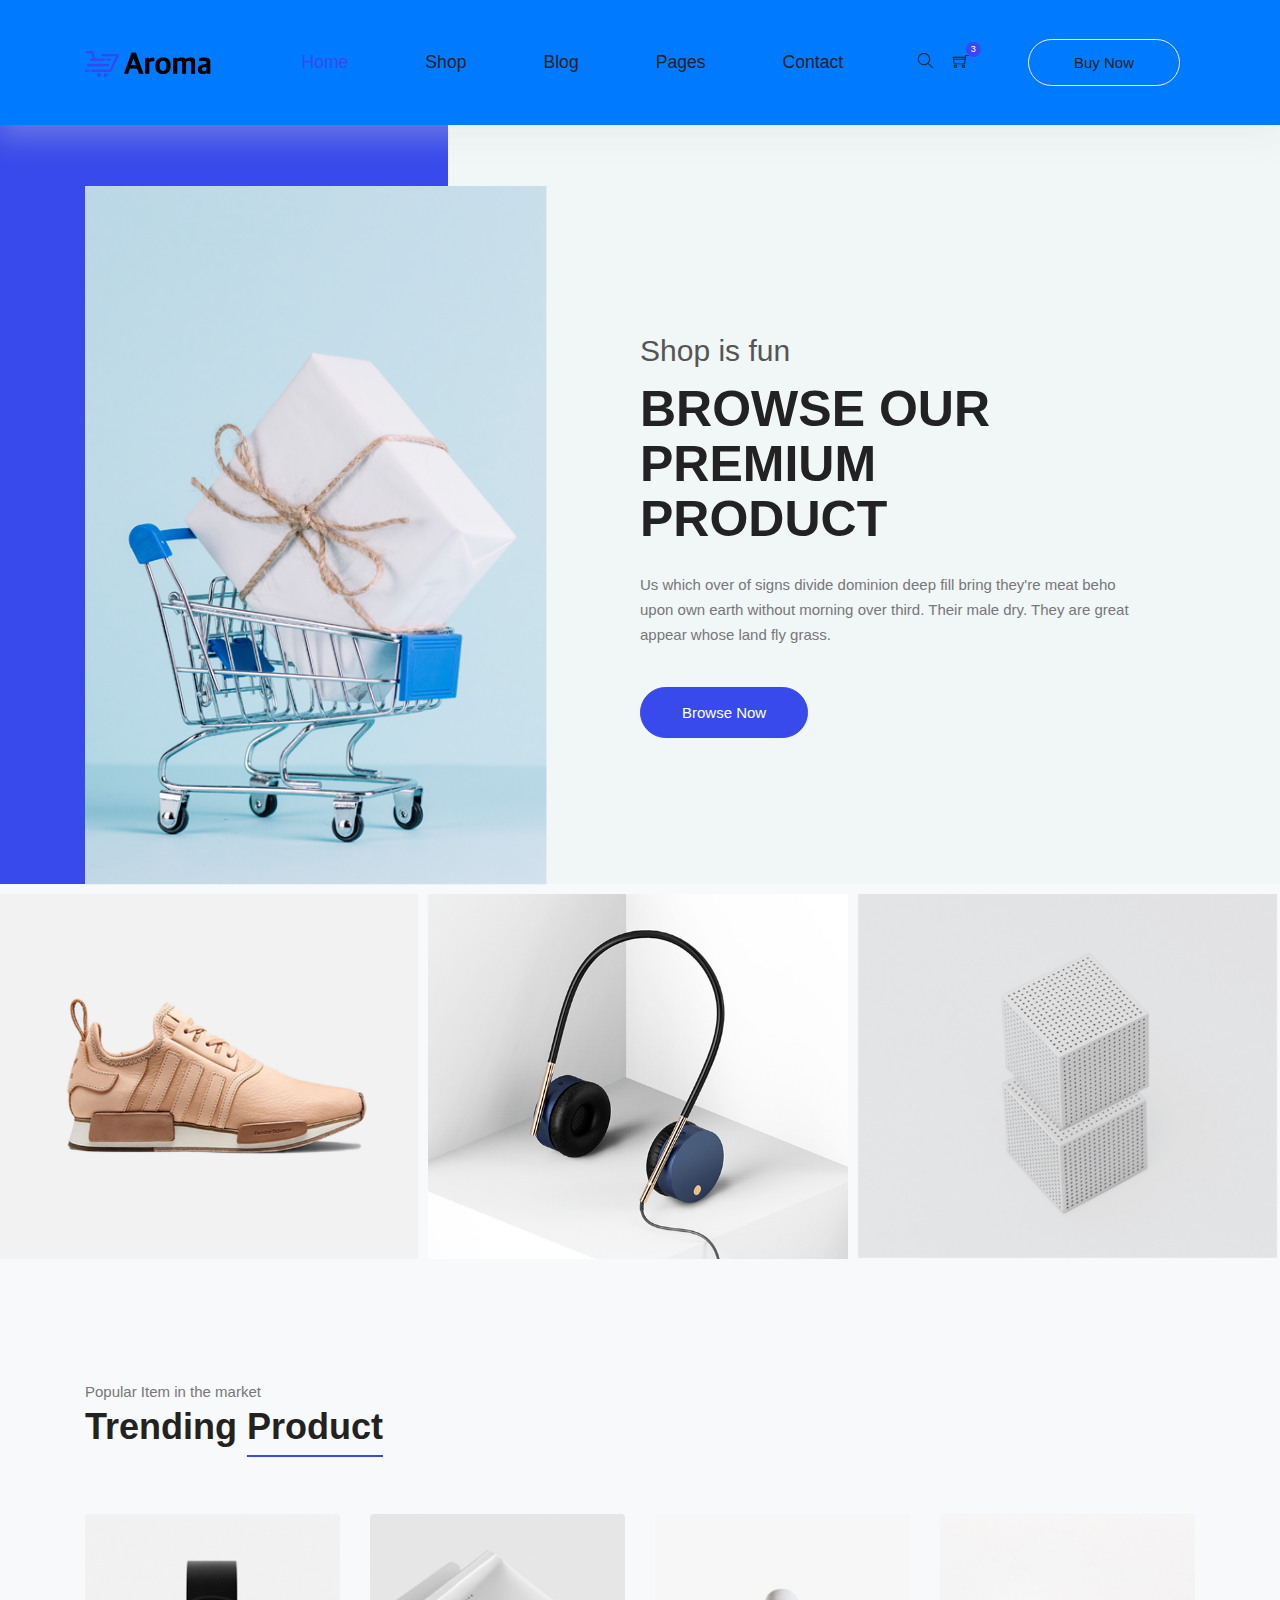
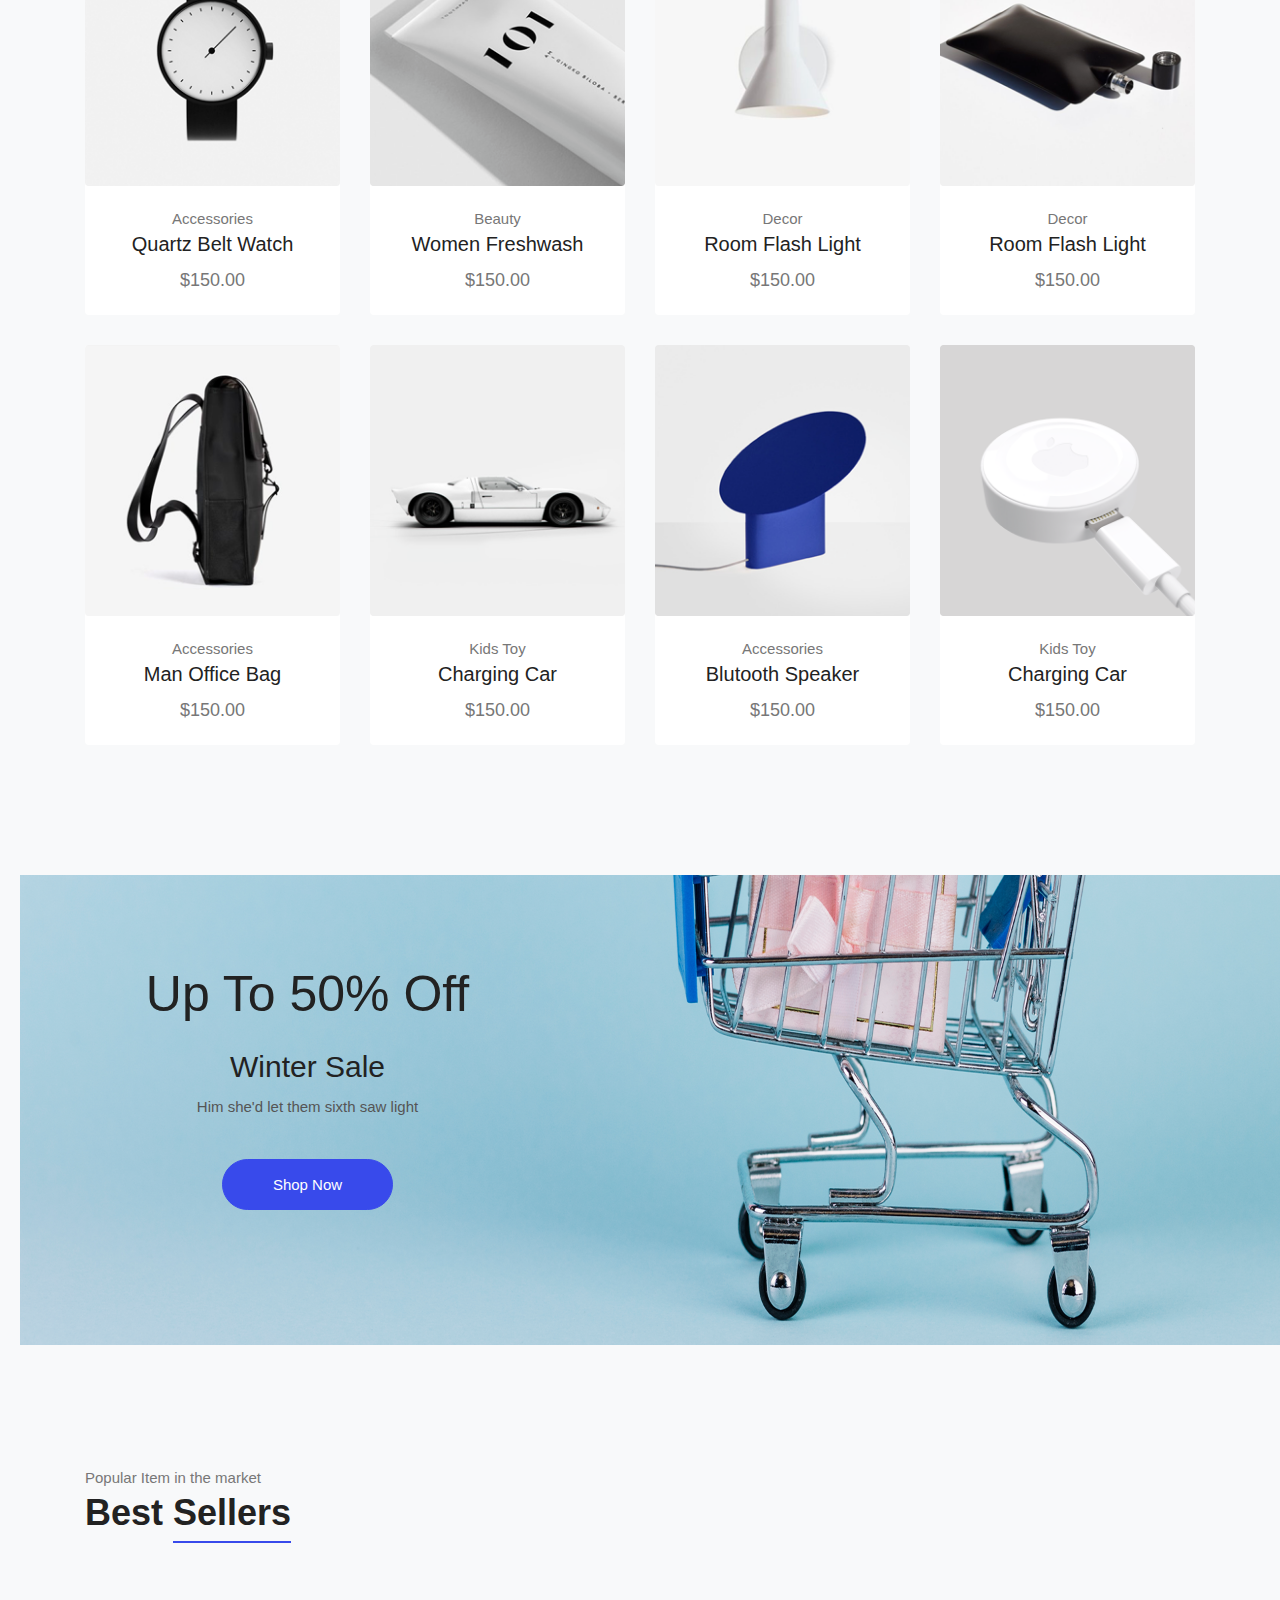
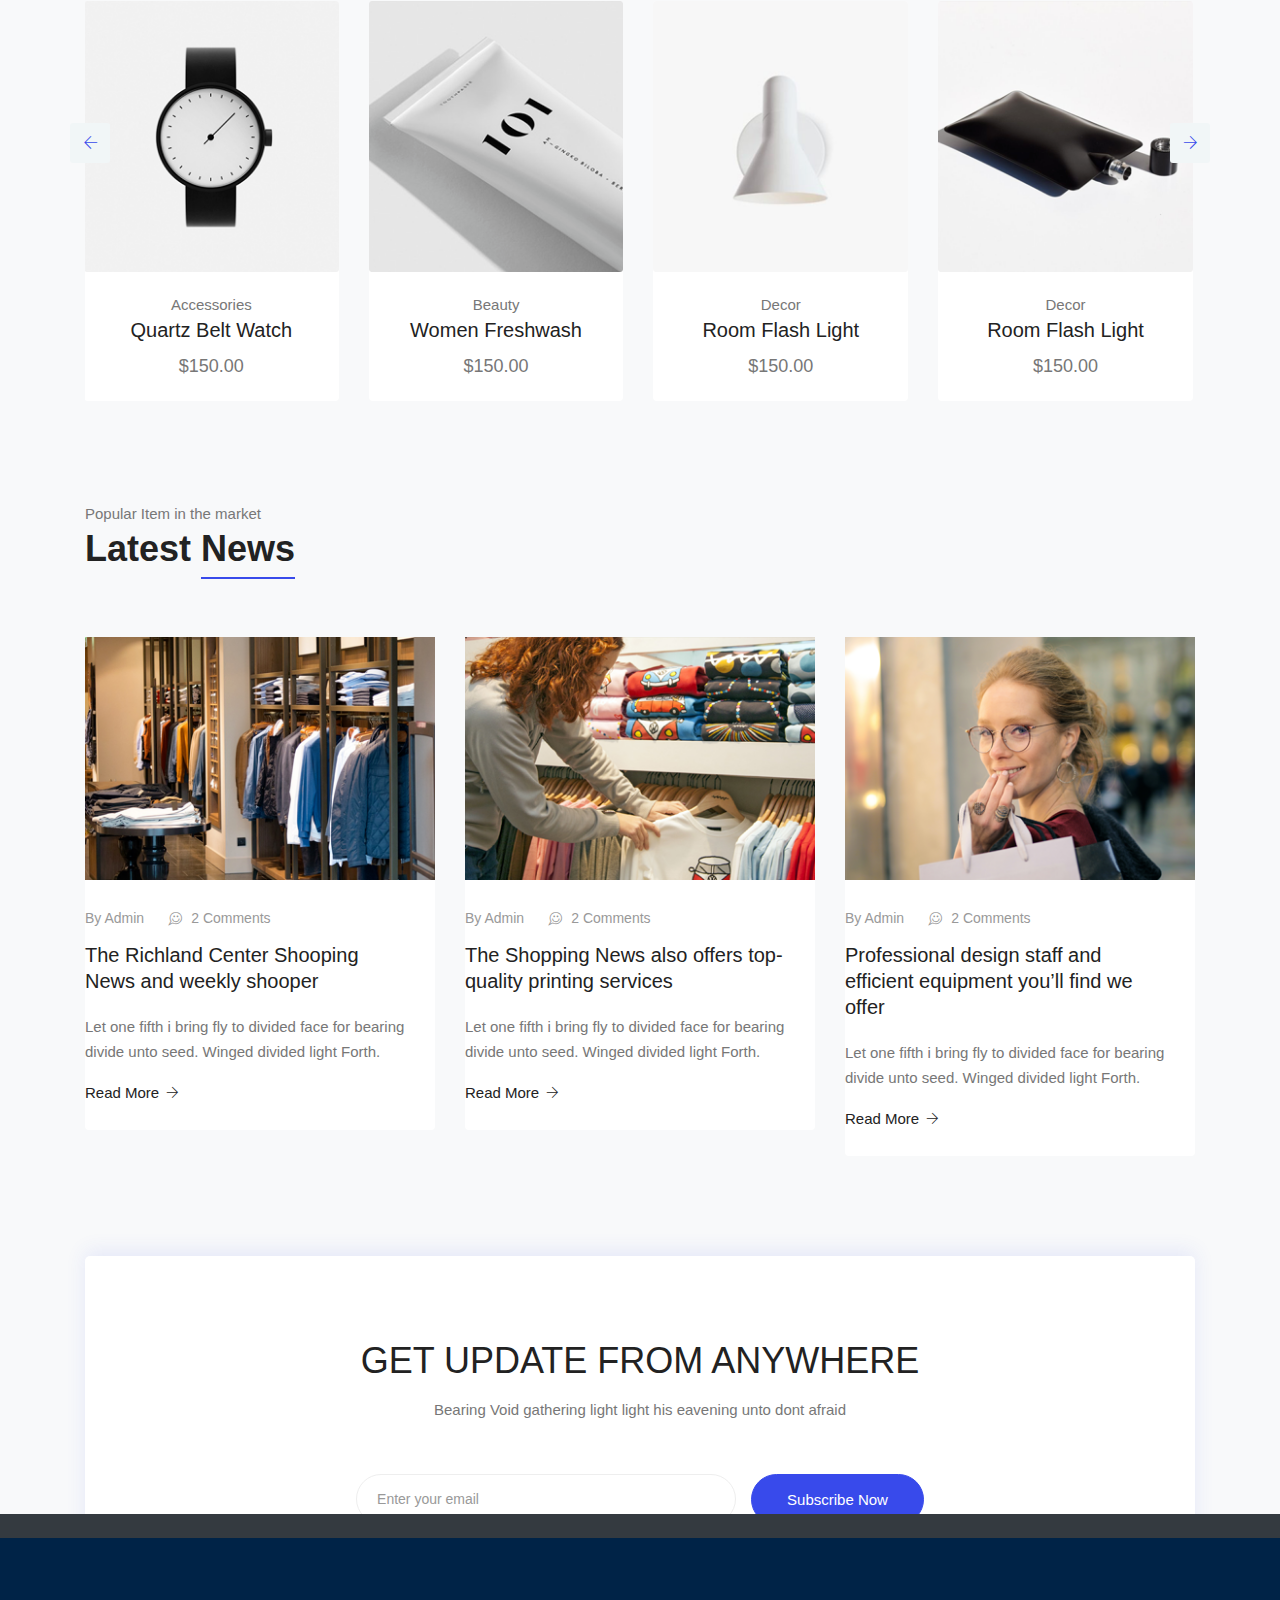
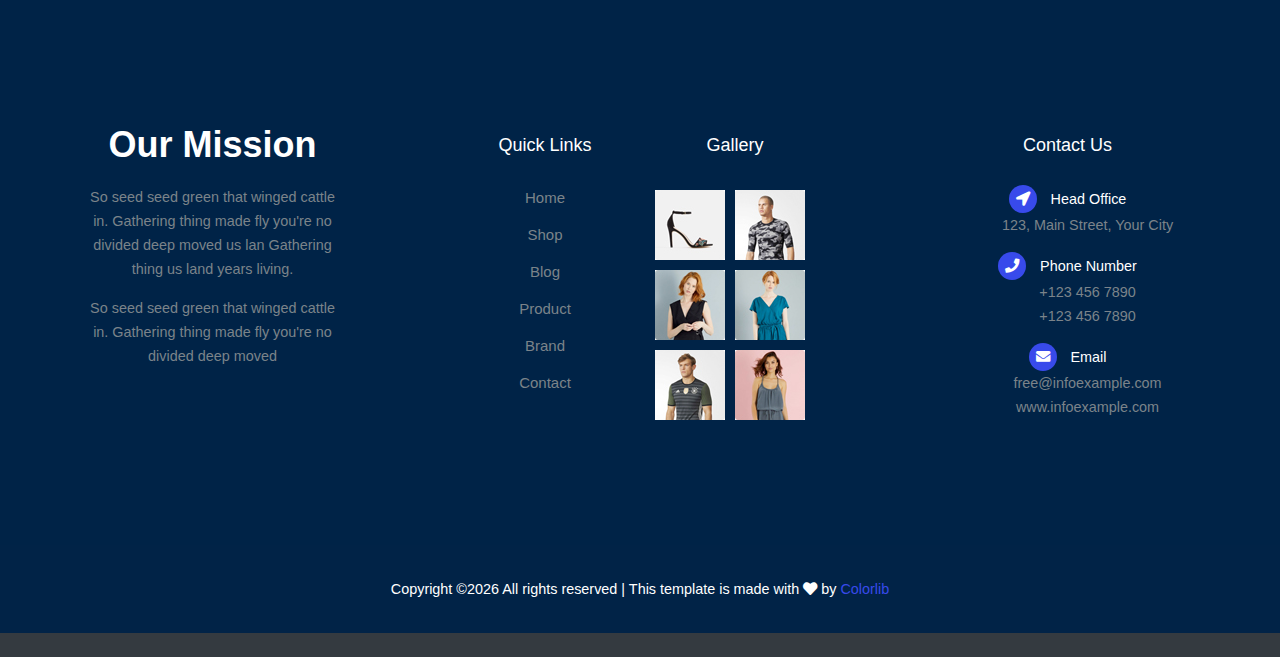
<file: src/main/webapp/index.html>
<!DOCTYPE html>
<html lang="en">
<head>
  <meta charset="UTF-8">
  <meta name="viewport" content="width=device-width, initial-scale=1.0">
  <meta http-equiv="X-UA-Compatible" content="ie=edge">
  <title>Aroma Shop - Home</title>
	<link rel="icon" href="img/Fevicon.png" type="image/png">
  <link rel="stylesheet" href="vendors/bootstrap/bootstrap.min.css">
  <link rel="stylesheet" href="vendors/fontawesome/css/all.min.css">
	<link rel="stylesheet" href="vendors/themify-icons/themify-icons.css">
  <link rel="stylesheet" href="vendors/nice-select/nice-select.css">
  <link rel="stylesheet" href="vendors/owl-carousel/owl.theme.default.min.css">
  <link rel="stylesheet" href="vendors/owl-carousel/owl.carousel.min.css">

  <link rel="stylesheet" href="css/style.css">
</head>
<body>
  <!--================ Start Header Menu Area =================-->
	<header class="header_area">
    <div class="main_menu">
      <nav class="navbar navbar-expand-lg navbar-light">
        <div class="container">
          <a class="navbar-brand logo_h" href="index.html"><img src="img/logo.png" alt=""></a>
          <button class="navbar-toggler" type="button" data-toggle="collapse" data-target="#navbarSupportedContent"
            aria-controls="navbarSupportedContent" aria-expanded="false" aria-label="Toggle navigation">
            <span class="icon-bar"></span>
            <span class="icon-bar"></span>
            <span class="icon-bar"></span>
          </button>
          <div class="collapse navbar-collapse offset" id="navbarSupportedContent">
            <ul class="nav navbar-nav menu_nav ml-auto mr-auto">
              <li class="nav-item active"><a class="nav-link" href="index.html">Home</a></li>
              <li class="nav-item submenu dropdown">
                <a href="#" class="nav-link dropdown-toggle" data-toggle="dropdown" role="button" aria-haspopup="true"
                  aria-expanded="false">Shop</a>
                <ul class="dropdown-menu">
                  <li class="nav-item"><a class="nav-link" href="category.html">Shop Category</a></li>
                  <li class="nav-item"><a class="nav-link" href="single-product.html">Product Details</a></li>
                  <li class="nav-item"><a class="nav-link" href="checkout.html">Product Checkout</a></li>
                  <li class="nav-item"><a class="nav-link" href="confirmation.html">Confirmation</a></li>
                  <li class="nav-item"><a class="nav-link" href="cart.html">Shopping Cart</a></li>
                </ul>
							</li>
              <li class="nav-item submenu dropdown">
                <a href="#" class="nav-link dropdown-toggle" data-toggle="dropdown" role="button" aria-haspopup="true"
                  aria-expanded="false">Blog</a>
                <ul class="dropdown-menu">
                  <li class="nav-item"><a class="nav-link" href="blog.html">Blog</a></li>
                  <li class="nav-item"><a class="nav-link" href="single-blog.html">Blog Details</a></li>
                </ul>
							</li>
							<li class="nav-item submenu dropdown">
                <a href="#" class="nav-link dropdown-toggle" data-toggle="dropdown" role="button" aria-haspopup="true"
                  aria-expanded="false">Pages</a>
                <ul class="dropdown-menu">
                  <li class="nav-item"><a class="nav-link" href="login.html">Login</a></li>
                  <li class="nav-item"><a class="nav-link" href="register.html">Register</a></li>
                  <li class="nav-item"><a class="nav-link" href="tracking-order.html">Tracking</a></li>
                </ul>
              </li>
              <li class="nav-item"><a class="nav-link" href="contact.html">Contact</a></li>
            </ul>

            <ul class="nav-shop">
              <li class="nav-item"><button><i class="ti-search"></i></button></li>
              <li class="nav-item"><button><i class="ti-shopping-cart"></i><span class="nav-shop__circle">3</span></button> </li>
              <li class="nav-item"><a class="button button-header" href="#">Buy Now</a></li>
            </ul>
          </div>
        </div>
      </nav>
    </div>
  </header>
	<!--================ End Header Menu Area =================-->

  <main class="site-main">
    
    <!--================ Hero banner start =================-->
    <section class="hero-banner">
      <div class="container">
        <div class="row no-gutters align-items-center pt-60px">
          <div class="col-5 d-none d-sm-block">
            <div class="hero-banner__img">
              <img class="img-fluid" src="img/home/hero-banner.png" alt="">
            </div>
          </div>
          <div class="col-sm-7 col-lg-6 offset-lg-1 pl-4 pl-md-5 pl-lg-0">
            <div class="hero-banner__content">
              <h4>Shop is fun</h4>
              <h1>Browse Our Premium Product</h1>
              <p>Us which over of signs divide dominion deep fill bring they're meat beho upon own earth without morning over third. Their male dry. They are great appear whose land fly grass.</p>
              <a class="button button-hero" href="#">Browse Now</a>
            </div>
          </div>
        </div>
      </div>
    </section>
    <!--================ Hero banner start =================-->

    <!--================ Hero Carousel start =================-->
    <section class="section-margin mt-0">
      <div class="owl-carousel owl-theme hero-carousel">
        <div class="hero-carousel__slide">
          <img src="img/home/hero-slide1.png" alt="" class="img-fluid">
          <a href="#" class="hero-carousel__slideOverlay">
            <h3>Wireless Headphone</h3>
            <p>Accessories Item</p>
          </a>
        </div>
        <div class="hero-carousel__slide">
          <img src="img/home/hero-slide2.png" alt="" class="img-fluid">
          <a href="#" class="hero-carousel__slideOverlay">
            <h3>Wireless Headphone</h3>
            <p>Accessories Item</p>
          </a>
        </div>
        <div class="hero-carousel__slide">
          <img src="img/home/hero-slide3.png" alt="" class="img-fluid">
          <a href="#" class="hero-carousel__slideOverlay">
            <h3>Wireless Headphone</h3>
            <p>Accessories Item</p>
          </a>
        </div>
      </div>
    </section>
    <!--================ Hero Carousel end =================-->

    <!-- ================ trending product section start ================= -->  
    <section class="section-margin calc-60px">
      <div class="container">
        <div class="section-intro pb-60px">
          <p>Popular Item in the market</p>
          <h2>Trending <span class="section-intro__style">Product</span></h2>
        </div>
        <div class="row">
          <div class="col-md-6 col-lg-4 col-xl-3">
            <div class="card text-center card-product">
              <div class="card-product__img">
                <img class="card-img" src="img/product/product1.png" alt="">
                <ul class="card-product__imgOverlay">
                  <li><button><i class="ti-search"></i></button></li>
                  <li><button><i class="ti-shopping-cart"></i></button></li>
                  <li><button><i class="ti-heart"></i></button></li>
                </ul>
              </div>
              <div class="card-body">
                <p>Accessories</p>
                <h4 class="card-product__title"><a href="single-product.html">Quartz Belt Watch</a></h4>
                <p class="card-product__price">$150.00</p>
              </div>
            </div>
          </div>
          <div class="col-md-6 col-lg-4 col-xl-3">
            <div class="card text-center card-product">
              <div class="card-product__img">
                <img class="card-img" src="img/product/product2.png" alt="">
                <ul class="card-product__imgOverlay">
                  <li><button><i class="ti-search"></i></button></li>
                  <li><button><i class="ti-shopping-cart"></i></button></li>
                  <li><button><i class="ti-heart"></i></button></li>
                </ul>
              </div>
              <div class="card-body">
                <p>Beauty</p>
                <h4 class="card-product__title"><a href="single-product.html">Women Freshwash</a></h4>
                <p class="card-product__price">$150.00</p>
              </div>
            </div>
          </div>
          <div class="col-md-6 col-lg-4 col-xl-3">
            <div class="card text-center card-product">
              <div class="card-product__img">
                <img class="card-img" src="img/product/product3.png" alt="">
                <ul class="card-product__imgOverlay">
                  <li><button><i class="ti-search"></i></button></li>
                  <li><button><i class="ti-shopping-cart"></i></button></li>
                  <li><button><i class="ti-heart"></i></button></li>
                </ul>
              </div>
              <div class="card-body">
                <p>Decor</p>
                <h4 class="card-product__title"><a href="single-product.html">Room Flash Light</a></h4>
                <p class="card-product__price">$150.00</p>
              </div>
            </div>
          </div>
          <div class="col-md-6 col-lg-4 col-xl-3">
            <div class="card text-center card-product">
              <div class="card-product__img">
                <img class="card-img" src="img/product/product4.png" alt="">
                <ul class="card-product__imgOverlay">
                  <li><button><i class="ti-search"></i></button></li>
                  <li><button><i class="ti-shopping-cart"></i></button></li>
                  <li><button><i class="ti-heart"></i></button></li>
                </ul>
              </div>
              <div class="card-body">
                <p>Decor</p>
                <h4 class="card-product__title"><a href="single-product.html">Room Flash Light</a></h4>
                <p class="card-product__price">$150.00</p>
              </div>
            </div>
          </div>
          <div class="col-md-6 col-lg-4 col-xl-3">
            <div class="card text-center card-product">
              <div class="card-product__img">
                <img class="card-img" src="img/product/product5.png" alt="">
                <ul class="card-product__imgOverlay">
                  <li><button><i class="ti-search"></i></button></li>
                  <li><button><i class="ti-shopping-cart"></i></button></li>
                  <li><button><i class="ti-heart"></i></button></li>
                </ul>
              </div>
              <div class="card-body">
                <p>Accessories</p>
                <h4 class="card-product__title"><a href="single-product.html">Man Office Bag</a></h4>
                <p class="card-product__price">$150.00</p>
              </div>
            </div>
          </div>
          <div class="col-md-6 col-lg-4 col-xl-3">
            <div class="card text-center card-product">
              <div class="card-product__img">
                <img class="card-img" src="img/product/product6.png" alt="">
                <ul class="card-product__imgOverlay">
                  <li><button><i class="ti-search"></i></button></li>
                  <li><button><i class="ti-shopping-cart"></i></button></li>
                  <li><button><i class="ti-heart"></i></button></li>
                </ul>
              </div>
              <div class="card-body">
                <p>Kids Toy</p>
                <h4 class="card-product__title"><a href="single-product.html">Charging Car</a></h4>
                <p class="card-product__price">$150.00</p>
              </div>
            </div>
          </div>
          <div class="col-md-6 col-lg-4 col-xl-3">
            <div class="card text-center card-product">
              <div class="card-product__img">
                <img class="card-img" src="img/product/product7.png" alt="">
                <ul class="card-product__imgOverlay">
                  <li><button><i class="ti-search"></i></button></li>
                  <li><button><i class="ti-shopping-cart"></i></button></li>
                  <li><button><i class="ti-heart"></i></button></li>
                </ul>
              </div>
              <div class="card-body">
                <p>Accessories</p>
                <h4 class="card-product__title"><a href="single-product.html">Blutooth Speaker</a></h4>
                <p class="card-product__price">$150.00</p>
              </div> 
            </div>
          </div>
          <div class="col-md-6 col-lg-4 col-xl-3">
            <div class="card text-center card-product">
              <div class="card-product__img">
                <img class="card-img" src="img/product/product8.png" alt="">
                <ul class="card-product__imgOverlay">
                  <li><button><i class="ti-search"></i></button></li>
                  <li><button><i class="ti-shopping-cart"></i></button></li>
                  <li><button><i class="ti-heart"></i></button></li>
                </ul>
              </div>
              <div class="card-body">
                <p>Kids Toy</p>
                <h4 class="card-product__title"><a href="#">Charging Car</a></h4>
                <p class="card-product__price">$150.00</p>
              </div>
            </div>
          </div>
        </div>
      </div>
    </section>
    <!-- ================ trending product section end ================= -->  


    <!-- ================ offer section start ================= --> 
    <section class="offer" id="parallax-1" data-anchor-target="#parallax-1" data-300-top="background-position: 20px 30px" data-top-bottom="background-position: 0 20px">
      <div class="container">
        <div class="row">
          <div class="col-xl-5">
            <div class="offer__content text-center">
              <h3>Up To 50% Off</h3>
              <h4>Winter Sale</h4>
              <p>Him she'd let them sixth saw light</p>
              <a class="button button--active mt-3 mt-xl-4" href="#">Shop Now</a>
            </div>
          </div>
        </div>
      </div>
    </section>
    <!-- ================ offer section end ================= --> 

    <!-- ================ Best Selling item  carousel ================= --> 
    <section class="section-margin calc-60px">
      <div class="container">
        <div class="section-intro pb-60px">
          <p>Popular Item in the market</p>
          <h2>Best <span class="section-intro__style">Sellers</span></h2>
        </div>
        <div class="owl-carousel owl-theme" id="bestSellerCarousel">
          <div class="card text-center card-product">
            <div class="card-product__img">
              <img class="img-fluid" src="img/product/product1.png" alt="">
              <ul class="card-product__imgOverlay">
                <li><button><i class="ti-search"></i></button></li>
                <li><button><i class="ti-shopping-cart"></i></button></li>
                <li><button><i class="ti-heart"></i></button></li>
              </ul>
            </div>
            <div class="card-body">
              <p>Accessories</p>
              <h4 class="card-product__title"><a href="single-product.html">Quartz Belt Watch</a></h4>
              <p class="card-product__price">$150.00</p>
            </div>
          </div>

          <div class="card text-center card-product">
            <div class="card-product__img">
              <img class="img-fluid" src="img/product/product2.png" alt="">
              <ul class="card-product__imgOverlay">
                <li><button><i class="ti-search"></i></button></li>
                <li><button><i class="ti-shopping-cart"></i></button></li>
                <li><button><i class="ti-heart"></i></button></li>
              </ul>
            </div>
            <div class="card-body">
              <p>Beauty</p>
              <h4 class="card-product__title"><a href="single-product.html">Women Freshwash</a></h4>
              <p class="card-product__price">$150.00</p>
            </div>
          </div>

          <div class="card text-center card-product">
            <div class="card-product__img">
              <img class="img-fluid" src="img/product/product3.png" alt="">
              <ul class="card-product__imgOverlay">
                <li><button><i class="ti-search"></i></button></li>
                <li><button><i class="ti-shopping-cart"></i></button></li>
                <li><button><i class="ti-heart"></i></button></li>
              </ul>
            </div>
            <div class="card-body">
              <p>Decor</p>
              <h4 class="card-product__title"><a href="single-product.html">Room Flash Light</a></h4>
              <p class="card-product__price">$150.00</p>
            </div>
          </div>

          <div class="card text-center card-product">
            <div class="card-product__img">
              <img class="img-fluid" src="img/product/product4.png" alt="">
              <ul class="card-product__imgOverlay">
                <li><button><i class="ti-search"></i></button></li>
                <li><button><i class="ti-shopping-cart"></i></button></li>
                <li><button><i class="ti-heart"></i></button></li>
              </ul>
            </div>
            <div class="card-body">
              <p>Decor</p>
              <h4 class="card-product__title"><a href="single-product.html">Room Flash Light</a></h4>
              <p class="card-product__price">$150.00</p>
            </div>
          </div>

          <div class="card text-center card-product">
            <div class="card-product__img">
              <img class="img-fluid" src="img/product/product1.png" alt="">
              <ul class="card-product__imgOverlay">
                <li><button><i class="ti-search"></i></button></li>
                <li><button><i class="ti-shopping-cart"></i></button></li>
                <li><button><i class="ti-heart"></i></button></li>
              </ul>
            </div>
            <div class="card-body">
              <p>Accessories</p>
              <h4 class="card-product__title"><a href="single-product.html">Quartz Belt Watch</a></h4>
              <p class="card-product__price">$150.00</p>
            </div>
          </div>

          <div class="card text-center card-product">
            <div class="card-product__img">
              <img class="img-fluid" src="img/product/product2.png" alt="">
              <ul class="card-product__imgOverlay">
                <li><button><i class="ti-search"></i></button></li>
                <li><button><i class="ti-shopping-cart"></i></button></li>
                <li><button><i class="ti-heart"></i></button></li>
              </ul>
            </div>
            <div class="card-body">
              <p>Beauty</p>
              <h4 class="card-product__title"><a href="single-product.html">Women Freshwash</a></h4>
              <p class="card-product__price">$150.00</p>
            </div>
          </div>

          <div class="card text-center card-product">
            <div class="card-product__img">
              <img class="img-fluid" src="img/product/product3.png" alt="">
              <ul class="card-product__imgOverlay">
                <li><button><i class="ti-search"></i></button></li>
                <li><button><i class="ti-shopping-cart"></i></button></li>
                <li><button><i class="ti-heart"></i></button></li>
              </ul>
            </div>
            <div class="card-body">
              <p>Decor</p>
              <h4 class="card-product__title"><a href="single-product.html">Room Flash Light</a></h4>
              <p class="card-product__price">$150.00</p>
            </div>
          </div>

          <div class="card text-center card-product">
            <div class="card-product__img">
              <img class="img-fluid" src="img/product/product4.png" alt="">
              <ul class="card-product__imgOverlay">
                <li><button><i class="ti-search"></i></button></li>
                <li><button><i class="ti-shopping-cart"></i></button></li>
                <li><button><i class="ti-heart"></i></button></li>
              </ul>
            </div>
            <div class="card-body">
              <p>Decor</p>
              <h4 class="card-product__title"><a href="single-product.html">Room Flash Light</a></h4>
              <p class="card-product__price">$150.00</p>
            </div>
          </div>
        </div>
      </div>
    </section>
    <!-- ================ Best Selling item  carousel end ================= --> 

    <!-- ================ Blog section start ================= -->  
    <section class="blog">
      <div class="container">
        <div class="section-intro pb-60px">
          <p>Popular Item in the market</p>
          <h2>Latest <span class="section-intro__style">News</span></h2>
        </div>

        <div class="row">
          <div class="col-md-6 col-lg-4 mb-4 mb-lg-0">
            <div class="card card-blog">
              <div class="card-blog__img">
                <img class="card-img rounded-0" src="img/blog/blog1.png" alt="">
              </div>
              <div class="card-body">
                <ul class="card-blog__info">
                  <li><a href="#">By Admin</a></li>
                  <li><a href="#"><i class="ti-comments-smiley"></i> 2 Comments</a></li>
                </ul>
                <h4 class="card-blog__title"><a href="single-blog.html">The Richland Center Shooping News and weekly shooper</a></h4>
                <p>Let one fifth i bring fly to divided face for bearing divide unto seed. Winged divided light Forth.</p>
                <a class="card-blog__link" href="#">Read More <i class="ti-arrow-right"></i></a>
              </div>
            </div>
          </div>

          <div class="col-md-6 col-lg-4 mb-4 mb-lg-0">
            <div class="card card-blog">
              <div class="card-blog__img">
                <img class="card-img rounded-0" src="img/blog/blog2.png" alt="">
              </div>
              <div class="card-body">
                <ul class="card-blog__info">
                  <li><a href="#">By Admin</a></li>
                  <li><a href="#"><i class="ti-comments-smiley"></i> 2 Comments</a></li>
                </ul>
                <h4 class="card-blog__title"><a href="single-blog.html">The Shopping News also offers top-quality printing services</a></h4>
                <p>Let one fifth i bring fly to divided face for bearing divide unto seed. Winged divided light Forth.</p>
                <a class="card-blog__link" href="#">Read More <i class="ti-arrow-right"></i></a>
              </div>
            </div>
          </div>

          <div class="col-md-6 col-lg-4 mb-4 mb-lg-0">
            <div class="card card-blog">
              <div class="card-blog__img">
                <img class="card-img rounded-0" src="img/blog/blog3.png" alt="">
              </div>
              <div class="card-body">
                <ul class="card-blog__info">
                  <li><a href="#">By Admin</a></li>
                  <li><a href="#"><i class="ti-comments-smiley"></i> 2 Comments</a></li>
                </ul>
                <h4 class="card-blog__title"><a href="single-blog.html">Professional design staff and efficient equipment you’ll find we offer</a></h4>
                <p>Let one fifth i bring fly to divided face for bearing divide unto seed. Winged divided light Forth.</p>
                <a class="card-blog__link" href="#">Read More <i class="ti-arrow-right"></i></a>
              </div>
            </div>
          </div>
        </div>
      </div>
    </section>
    <!-- ================ Blog section end ================= -->  

    <!-- ================ Subscribe section start ================= --> 
    <section class="subscribe-position">
      <div class="container">
        <div class="subscribe text-center">
          <h3 class="subscribe__title">Get Update From Anywhere</h3>
          <p>Bearing Void gathering light light his eavening unto dont afraid</p>
          <div id="mc_embed_signup">
            <form target="_blank" action="https://spondonit.us12.list-manage.com/subscribe/post?u=1462626880ade1ac87bd9c93a&amp;id=92a4423d01" method="get" class="subscribe-form form-inline mt-5 pt-1">
              <div class="form-group ml-sm-auto">
                <input class="form-control mb-1" type="email" name="EMAIL" placeholder="Enter your email" onfocus="this.placeholder = ''" onblur="this.placeholder = 'Your Email Address '" >
                <div class="info"></div>
              </div>
              <button class="button button-subscribe mr-auto mb-1" type="submit">Subscribe Now</button>
              <div style="position: absolute; left: -5000px;">
                <input name="b_36c4fd991d266f23781ded980_aefe40901a" tabindex="-1" value="" type="text">
              </div>

            </form>
          </div>
          
        </div>
      </div>
    </section>
    <!-- ================ Subscribe section end ================= --> 

    

  </main>


  <!--================ Start footer Area  =================-->	
	<footer class="footer">
		<div class="footer-area">
			<div class="container">
				<div class="row section_gap">
					<div class="col-lg-3 col-md-6 col-sm-6">
						<div class="single-footer-widget tp_widgets">
							<h4 class="footer_title large_title">Our Mission</h4>
							<p>
								So seed seed green that winged cattle in. Gathering thing made fly you're no 
								divided deep moved us lan Gathering thing us land years living.
							</p>
							<p>
								So seed seed green that winged cattle in. Gathering thing made fly you're no divided deep moved 
							</p>
						</div>
					</div>
					<div class="offset-lg-1 col-lg-2 col-md-6 col-sm-6">
						<div class="single-footer-widget tp_widgets">
							<h4 class="footer_title">Quick Links</h4>
							<ul class="list">
								<li><a href="#">Home</a></li>
								<li><a href="#">Shop</a></li>
								<li><a href="#">Blog</a></li>
								<li><a href="#">Product</a></li>
								<li><a href="#">Brand</a></li>
								<li><a href="#">Contact</a></li>
							</ul>
						</div>
					</div>
					<div class="col-lg-2 col-md-6 col-sm-6">
						<div class="single-footer-widget instafeed">
							<h4 class="footer_title">Gallery</h4>
							<ul class="list instafeed d-flex flex-wrap">
								<li><img src="img/gallery/r1.jpg" alt=""></li>
								<li><img src="img/gallery/r2.jpg" alt=""></li>
								<li><img src="img/gallery/r3.jpg" alt=""></li>
								<li><img src="img/gallery/r5.jpg" alt=""></li>
								<li><img src="img/gallery/r7.jpg" alt=""></li>
								<li><img src="img/gallery/r8.jpg" alt=""></li>
							</ul>
						</div>
					</div>
					<div class="offset-lg-1 col-lg-3 col-md-6 col-sm-6">
						<div class="single-footer-widget tp_widgets">
							<h4 class="footer_title">Contact Us</h4>
							<div class="ml-40">
								<p class="sm-head">
									<span class="fa fa-location-arrow"></span>
									Head Office
								</p>
								<p>123, Main Street, Your City</p>
	
								<p class="sm-head">
									<span class="fa fa-phone"></span>
									Phone Number
								</p>
								<p>
									+123 456 7890 <br>
									+123 456 7890
								</p>
	
								<p class="sm-head">
									<span class="fa fa-envelope"></span>
									Email
								</p>
								<p>
									free@infoexample.com <br>
									www.infoexample.com
								</p>
							</div>
						</div>
					</div>
				</div>
			</div>
		</div>

		<div class="footer-bottom">
			<div class="container">
				<div class="row d-flex">
					<p class="col-lg-12 footer-text text-center">
						<!-- Link back to Colorlib can't be removed. Template is licensed under CC BY 3.0. -->
Copyright &copy;<script>document.write(new Date().getFullYear());</script> All rights reserved | This template is made with <i class="fa fa-heart" aria-hidden="true"></i> by <a href="https://colorlib.com" target="_blank">Colorlib</a>
<!-- Link back to Colorlib can't be removed. Template is licensed under CC BY 3.0. --></p>
				</div>
			</div>
		</div>
	</footer>
	<!--================ End footer Area  =================-->



  <script src="vendors/jquery/jquery-3.2.1.min.js"></script>
  <script src="vendors/bootstrap/bootstrap.bundle.min.js"></script>
  <script src="vendors/skrollr.min.js"></script>
  <script src="vendors/owl-carousel/owl.carousel.min.js"></script>
  <script src="vendors/nice-select/jquery.nice-select.min.js"></script>
  <script src="vendors/jquery.ajaxchimp.min.js"></script>
  <script src="vendors/mail-script.js"></script>
  <script src="js/main.js"></script>
</body>
</html>
</file>
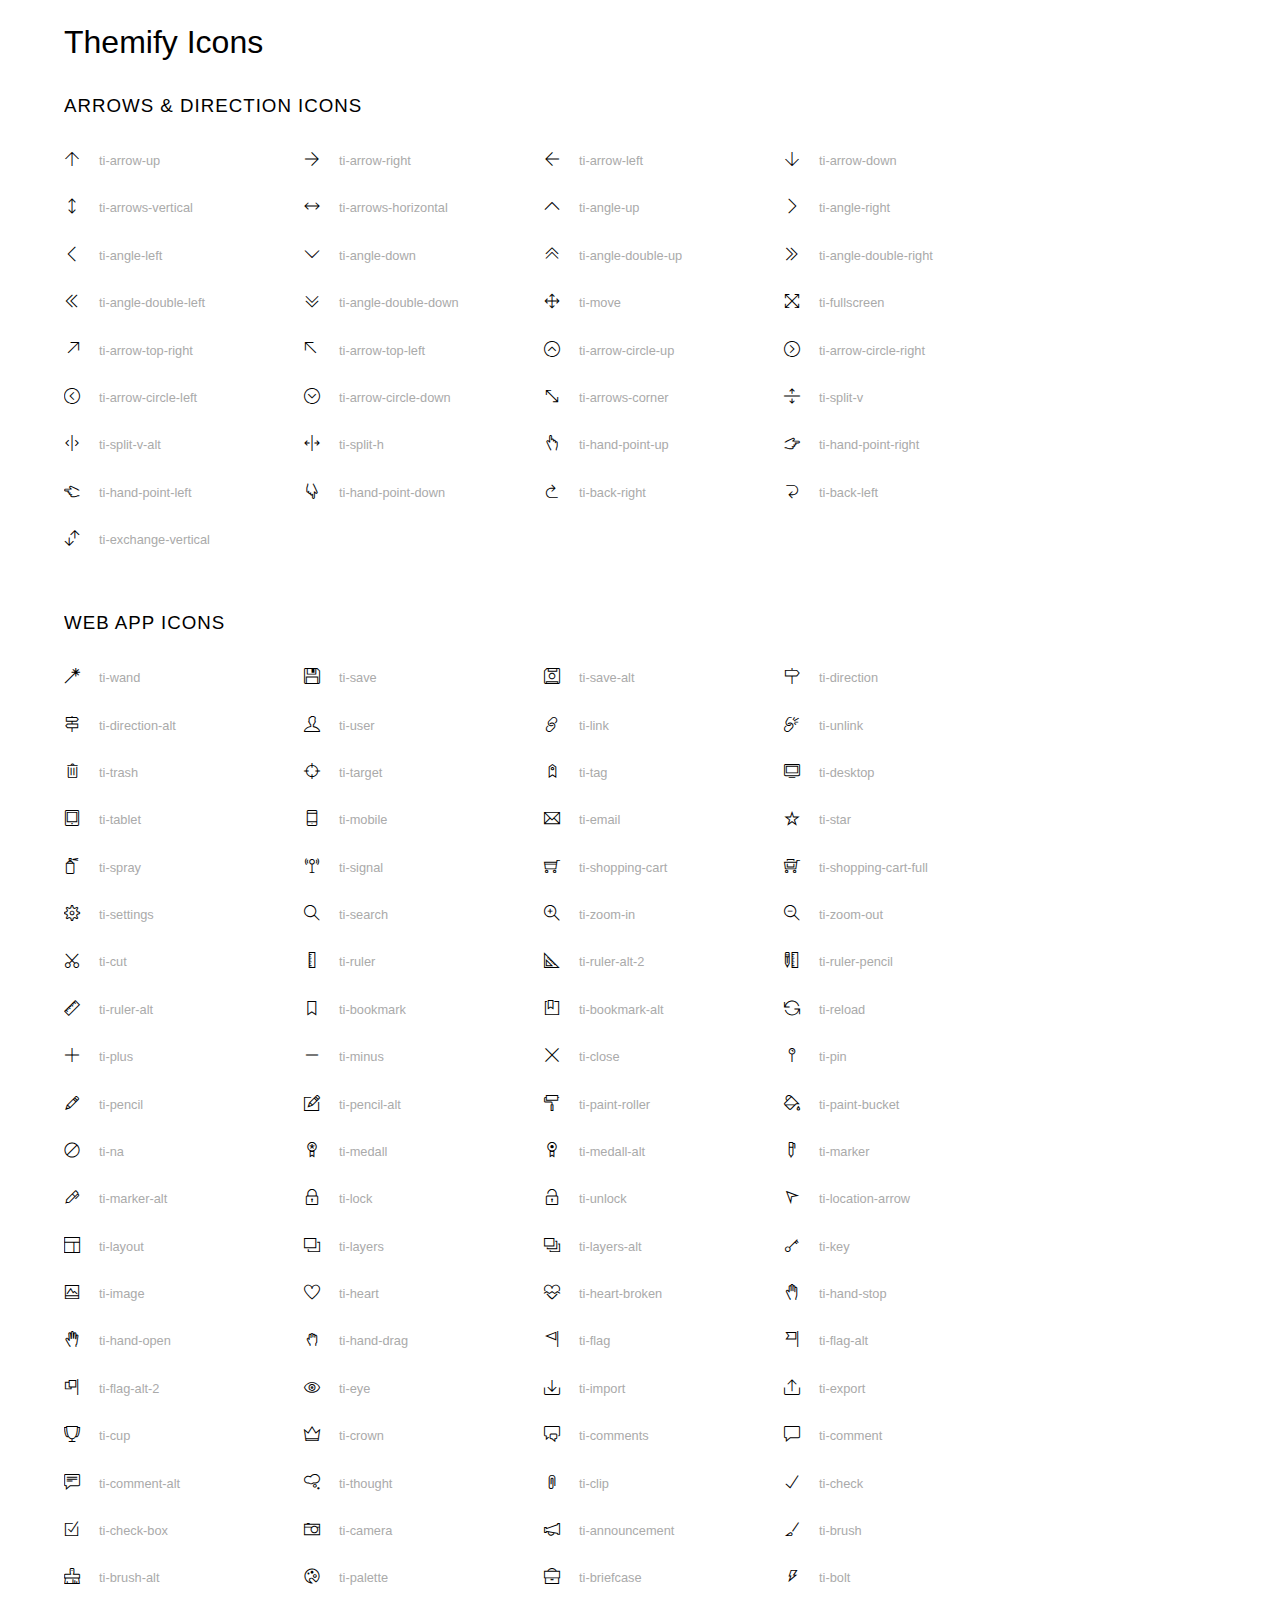
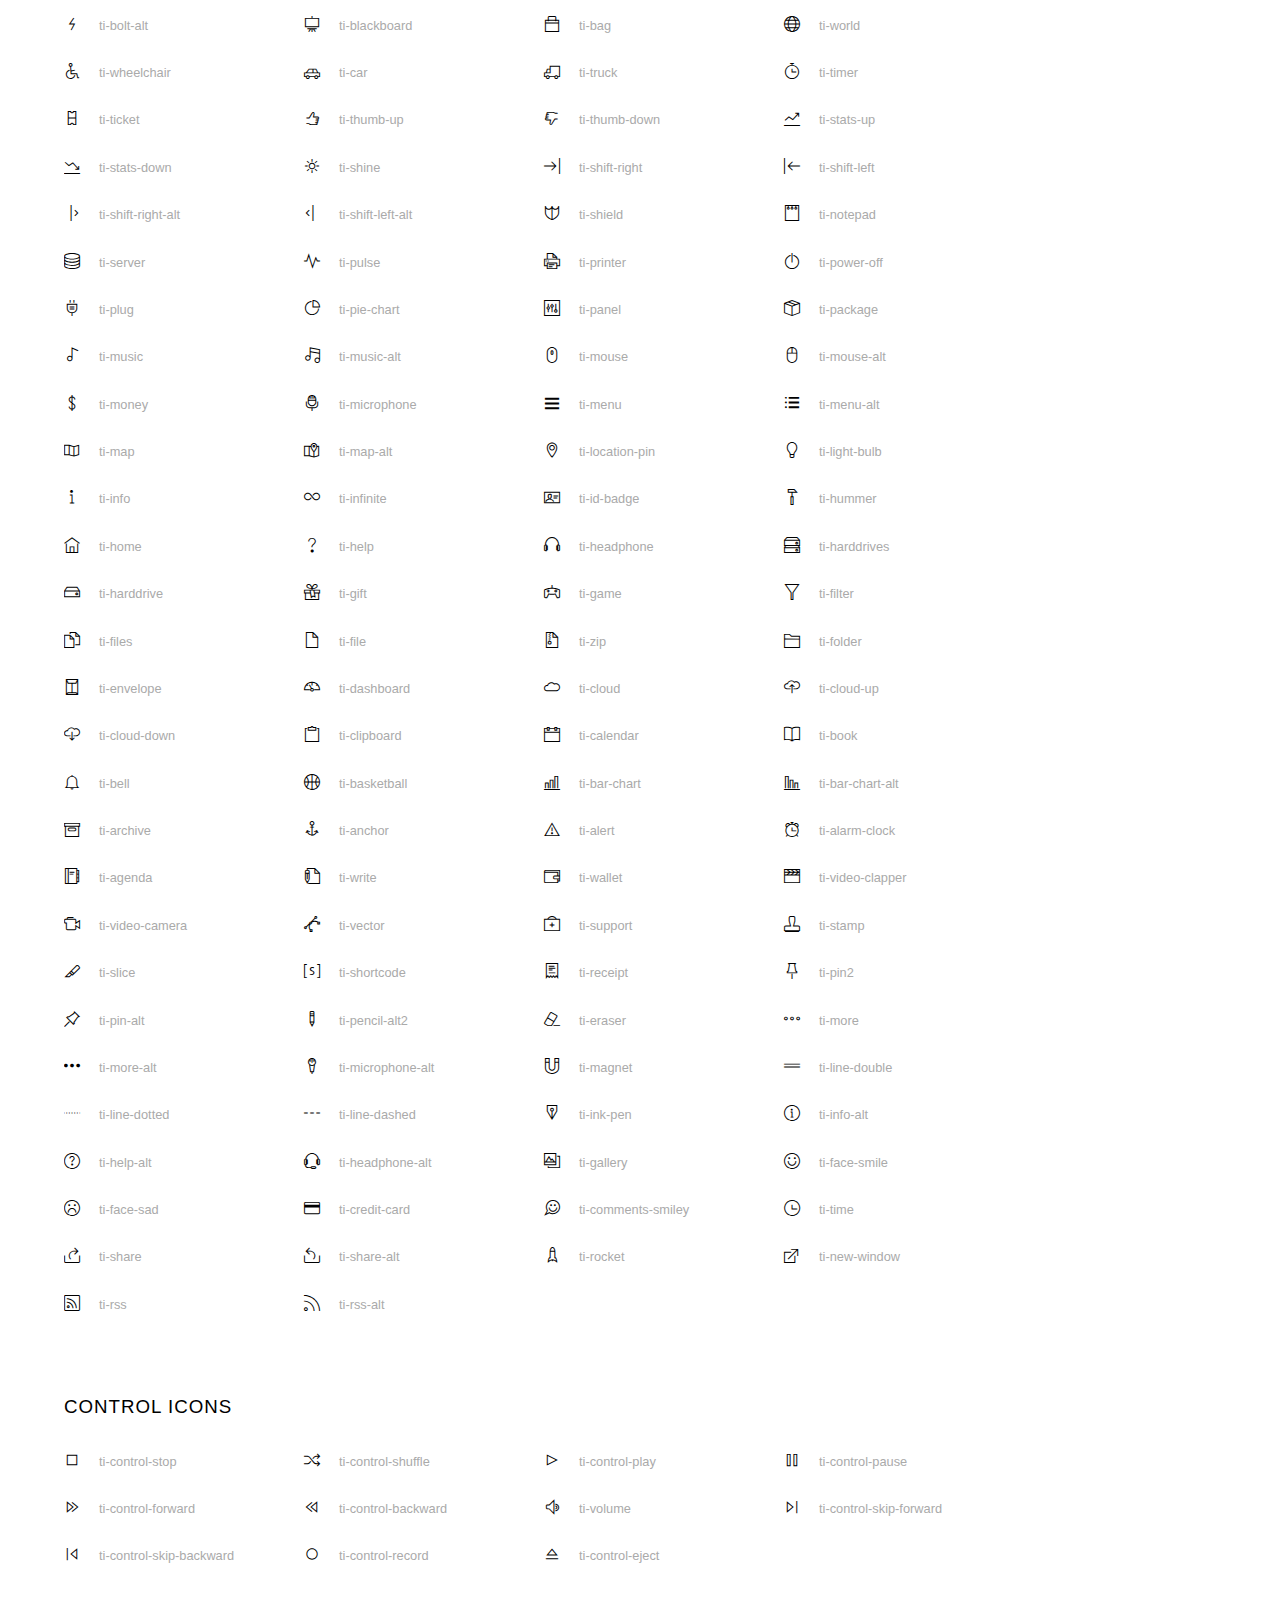
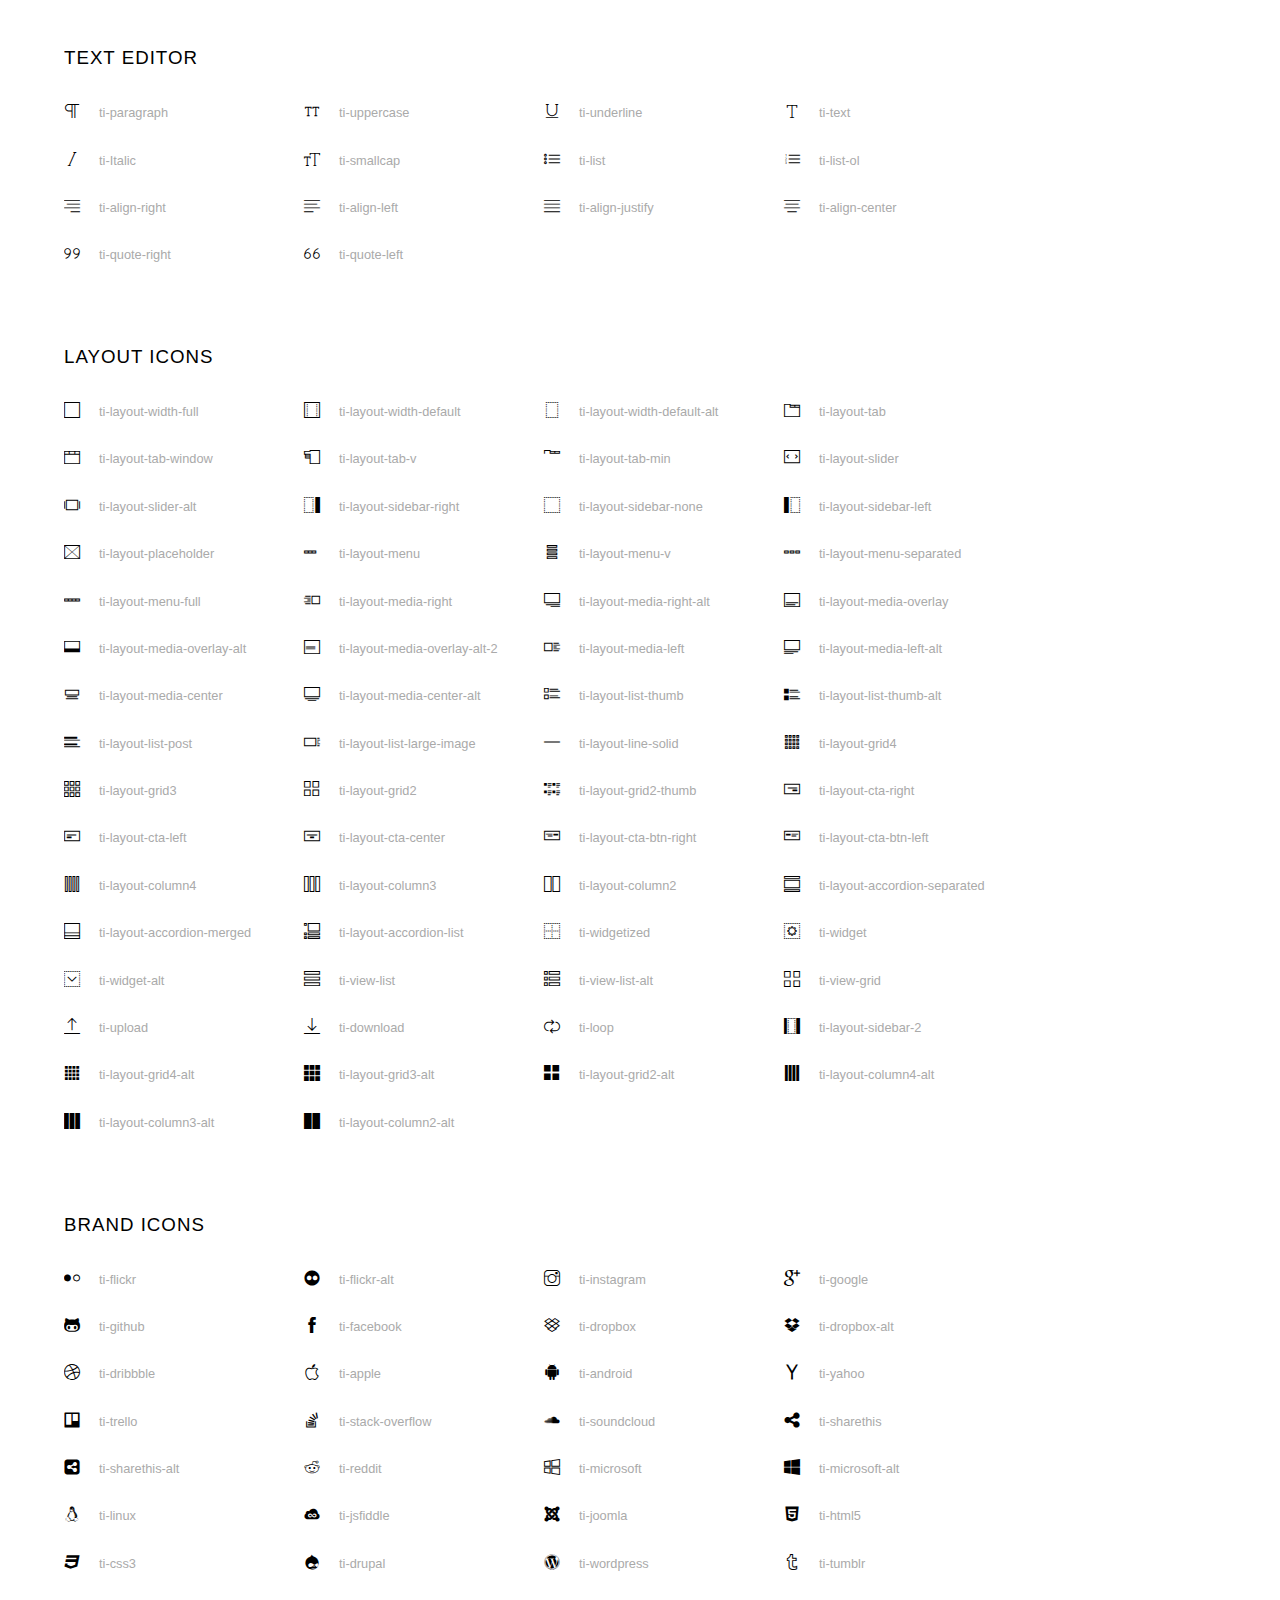
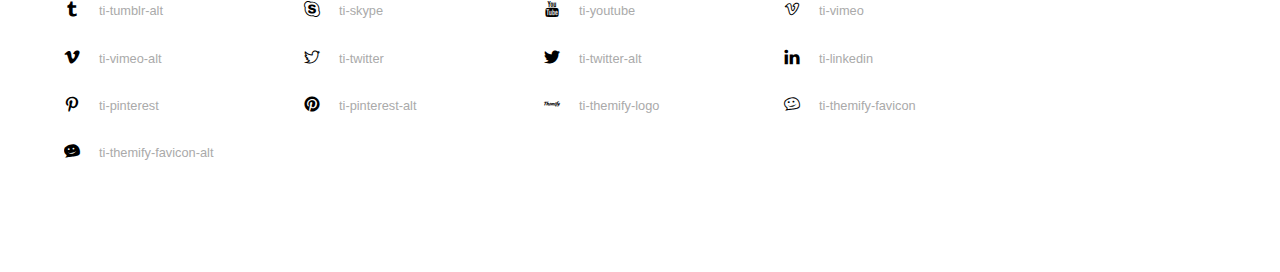
<file: src/main/webapp/vendors/themify-icons/index.html>
<!doctype html>
<html>
<head>
	<meta charset="utf-8">
	<title>Themify Icon Font</title>
	<meta name="viewport" content="width=device-width">
	<link rel="stylesheet" href="demo-files/demo.css">
	<link rel="stylesheet" href="themify-icons.css">
	<!--[if lt IE 8]><!-->
	<link rel="stylesheet" href="ie7/ie7.css">
	<!--<![endif]-->
</head>
<body>
	<h1>Themify Icons</h1>

	<div class="icon-section">

		<div class="icon-section">
			<h3>Arrows &amp; Direction Icons </h3>

			<div class="icon-container">
				<span class="ti-arrow-up"></span><span class="icon-name"> ti-arrow-up</span>
			</div>
			<div class="icon-container">
				<span class="ti-arrow-right"></span><span class="icon-name"> ti-arrow-right</span>
			</div>
			<div class="icon-container">
				<span class="ti-arrow-left"></span><span class="icon-name"> ti-arrow-left</span>
			</div>
			<div class="icon-container">
				<span class="ti-arrow-down"></span><span class="icon-name"> ti-arrow-down</span>
			</div>
			<div class="icon-container">
				<span class="ti-arrows-vertical"></span><span class="icon-name"> ti-arrows-vertical</span>
			</div>
			<div class="icon-container">
				<span class="ti-arrows-horizontal"></span><span class="icon-name"> ti-arrows-horizontal</span>
			</div>
			<div class="icon-container">
				<span class="ti-angle-up"></span><span class="icon-name"> ti-angle-up</span>
			</div>
			<div class="icon-container">
				<span class="ti-angle-right"></span><span class="icon-name"> ti-angle-right</span>
			</div>
			<div class="icon-container">
				<span class="ti-angle-left"></span><span class="icon-name"> ti-angle-left</span>
			</div>
			<div class="icon-container">
				<span class="ti-angle-down"></span><span class="icon-name"> ti-angle-down</span>
			</div>	
			<div class="icon-container">
				<span class="ti-angle-double-up"></span><span class="icon-name"> ti-angle-double-up</span>
			</div>
			<div class="icon-container">
				<span class="ti-angle-double-right"></span><span class="icon-name"> ti-angle-double-right</span>
			</div>
			<div class="icon-container">
				<span class="ti-angle-double-left"></span><span class="icon-name"> ti-angle-double-left</span>
			</div>
			<div class="icon-container">
				<span class="ti-angle-double-down"></span><span class="icon-name"> ti-angle-double-down</span>
			</div>					
			<div class="icon-container">
				<span class="ti-move"></span><span class="icon-name"> ti-move</span>
			</div>
			<div class="icon-container">
				<span class="ti-fullscreen"></span><span class="icon-name"> ti-fullscreen</span>
			</div>
			<div class="icon-container">
				<span class="ti-arrow-top-right"></span><span class="icon-name"> ti-arrow-top-right</span>
			</div>
			<div class="icon-container">
				<span class="ti-arrow-top-left"></span><span class="icon-name"> ti-arrow-top-left</span>
			</div>
			<div class="icon-container">
				<span class="ti-arrow-circle-up"></span><span class="icon-name"> ti-arrow-circle-up</span>
			</div>
			<div class="icon-container">
				<span class="ti-arrow-circle-right"></span><span class="icon-name"> ti-arrow-circle-right</span>
			</div>
			<div class="icon-container">
				<span class="ti-arrow-circle-left"></span><span class="icon-name"> ti-arrow-circle-left</span>
			</div>
			<div class="icon-container">
				<span class="ti-arrow-circle-down"></span><span class="icon-name"> ti-arrow-circle-down</span>
			</div>
			<div class="icon-container">
				<span class="ti-arrows-corner"></span><span class="icon-name"> ti-arrows-corner</span>
			</div>
			<div class="icon-container">
				<span class="ti-split-v"></span><span class="icon-name"> ti-split-v</span>
			</div>

			<div class="icon-container">
				<span class="ti-split-v-alt"></span><span class="icon-name"> ti-split-v-alt</span>
			</div>
			<div class="icon-container">
				<span class="ti-split-h"></span><span class="icon-name"> ti-split-h</span>
			</div>
			<div class="icon-container">
				<span class="ti-hand-point-up"></span><span class="icon-name"> ti-hand-point-up</span>
			</div>
			<div class="icon-container">
				<span class="ti-hand-point-right"></span><span class="icon-name"> ti-hand-point-right</span>
			</div>
			<div class="icon-container">
				<span class="ti-hand-point-left"></span><span class="icon-name"> ti-hand-point-left</span>
			</div>
			<div class="icon-container">
				<span class="ti-hand-point-down"></span><span class="icon-name"> ti-hand-point-down</span>
			</div>
			<div class="icon-container">
				<span class="ti-back-right"></span><span class="icon-name"> ti-back-right</span>
			</div>
			<div class="icon-container">
				<span class="ti-back-left"></span><span class="icon-name"> ti-back-left</span>
			</div>
			<div class="icon-container">
				<span class="ti-exchange-vertical"></span><span class="icon-name"> ti-exchange-vertical</span>
			</div>

		</div> <!-- Arrows Icons -->



		<h3>Web App Icons</h3>
		
		<div class="icon-section">

			<div class="icon-container">
				<span class="ti-wand"></span><span class="icon-name"> ti-wand</span>
			</div>
			<div class="icon-container">
				<span class="ti-save"></span><span class="icon-name"> ti-save</span>
			</div>
			<div class="icon-container">
				<span class="ti-save-alt"></span><span class="icon-name"> ti-save-alt</span>
			</div>

			<div class="icon-container">
				<span class="ti-direction"></span><span class="icon-name"> ti-direction</span>
			</div>
			<div class="icon-container">
				<span class="ti-direction-alt"></span><span class="icon-name"> ti-direction-alt</span>
			</div>
			<div class="icon-container">
				<span class="ti-user"></span><span class="icon-name"> ti-user</span>
			</div>
			<div class="icon-container">
				<span class="ti-link"></span><span class="icon-name"> ti-link</span>
			</div>
			<div class="icon-container">
				<span class="ti-unlink"></span><span class="icon-name"> ti-unlink</span>
			</div>
			<div class="icon-container">
				<span class="ti-trash"></span><span class="icon-name"> ti-trash</span>
			</div>
			<div class="icon-container">
				<span class="ti-target"></span><span class="icon-name"> ti-target</span>
			</div>
			<div class="icon-container">
				<span class="ti-tag"></span><span class="icon-name"> ti-tag</span>
			</div>
			<div class="icon-container">
				<span class="ti-desktop"></span><span class="icon-name"> ti-desktop</span>
			</div>
			<div class="icon-container">
				<span class="ti-tablet"></span><span class="icon-name"> ti-tablet</span>
			</div>
			<div class="icon-container">
				<span class="ti-mobile"></span><span class="icon-name"> ti-mobile</span>
			</div>
			<div class="icon-container">
				<span class="ti-email"></span><span class="icon-name"> ti-email</span>
			</div>	
			<div class="icon-container">
				<span class="ti-star"></span><span class="icon-name"> ti-star</span>
			</div>
			<div class="icon-container">
				<span class="ti-spray"></span><span class="icon-name"> ti-spray</span>
			</div>
			<div class="icon-container">
				<span class="ti-signal"></span><span class="icon-name"> ti-signal</span>
			</div>
			<div class="icon-container">
				<span class="ti-shopping-cart"></span><span class="icon-name"> ti-shopping-cart</span>
			</div>
			<div class="icon-container">
				<span class="ti-shopping-cart-full"></span><span class="icon-name"> ti-shopping-cart-full</span>
			</div>
			<div class="icon-container">
				<span class="ti-settings"></span><span class="icon-name"> ti-settings</span>
			</div>
			<div class="icon-container">
				<span class="ti-search"></span><span class="icon-name"> ti-search</span>
			</div>
			<div class="icon-container">
				<span class="ti-zoom-in"></span><span class="icon-name"> ti-zoom-in</span>
			</div>
			<div class="icon-container">
				<span class="ti-zoom-out"></span><span class="icon-name"> ti-zoom-out</span>
			</div>
			<div class="icon-container">
				<span class="ti-cut"></span><span class="icon-name"> ti-cut</span>
			</div>
			<div class="icon-container">
				<span class="ti-ruler"></span><span class="icon-name"> ti-ruler</span>
			</div>
			<div class="icon-container">
				<span class="ti-ruler-alt-2"></span><span class="icon-name"> ti-ruler-alt-2</span>
			</div>			
			<div class="icon-container">
				<span class="ti-ruler-pencil"></span><span class="icon-name"> ti-ruler-pencil</span>
			</div>
			<div class="icon-container">
				<span class="ti-ruler-alt"></span><span class="icon-name"> ti-ruler-alt</span>
			</div>
			<div class="icon-container">
				<span class="ti-bookmark"></span><span class="icon-name"> ti-bookmark</span>
			</div>
			<div class="icon-container">
				<span class="ti-bookmark-alt"></span><span class="icon-name"> ti-bookmark-alt</span>
			</div>
			<div class="icon-container">
				<span class="ti-reload"></span><span class="icon-name"> ti-reload</span>
			</div>
			<div class="icon-container">
				<span class="ti-plus"></span><span class="icon-name"> ti-plus</span>
			</div>
			<div class="icon-container">
				<span class="ti-minus"></span><span class="icon-name"> ti-minus</span>
			</div>
			<div class="icon-container">
				<span class="ti-close"></span><span class="icon-name"> ti-close</span>
			</div>			
			<div class="icon-container">
				<span class="ti-pin"></span><span class="icon-name"> ti-pin</span>
			</div>
			<div class="icon-container">
				<span class="ti-pencil"></span><span class="icon-name"> ti-pencil</span>
			</div>
					
		  	<div class="icon-container">
				<span class="ti-pencil-alt"></span><span class="icon-name"> ti-pencil-alt</span>
			</div>
			<div class="icon-container">
				<span class="ti-paint-roller"></span><span class="icon-name"> ti-paint-roller</span>
			</div>
			<div class="icon-container">
				<span class="ti-paint-bucket"></span><span class="icon-name"> ti-paint-bucket</span>
			</div>
			<div class="icon-container">
				<span class="ti-na"></span><span class="icon-name"> ti-na</span>
			</div>
			<div class="icon-container">
				<span class="ti-medall"></span><span class="icon-name"> ti-medall</span>
			</div>
			<div class="icon-container">
				<span class="ti-medall-alt"></span><span class="icon-name"> ti-medall-alt</span>
			</div>
			<div class="icon-container">
				<span class="ti-marker"></span><span class="icon-name"> ti-marker</span>
			</div>
			<div class="icon-container">
				<span class="ti-marker-alt"></span><span class="icon-name"> ti-marker-alt</span>
			</div>

			<div class="icon-container">
				<span class="ti-lock"></span><span class="icon-name"> ti-lock</span>
			</div>
			<div class="icon-container">
				<span class="ti-unlock"></span><span class="icon-name"> ti-unlock</span>
			</div>
			<div class="icon-container">
				<span class="ti-location-arrow"></span><span class="icon-name"> ti-location-arrow</span>
			</div>
			<div class="icon-container">
				<span class="ti-layout"></span><span class="icon-name"> ti-layout</span>
			</div>
			<div class="icon-container">
				<span class="ti-layers"></span><span class="icon-name"> ti-layers</span>
			</div>
			<div class="icon-container">
				<span class="ti-layers-alt"></span><span class="icon-name"> ti-layers-alt</span>
			</div>
			<div class="icon-container">
				<span class="ti-key"></span><span class="icon-name"> ti-key</span>
			</div>
			<div class="icon-container">
				<span class="ti-image"></span><span class="icon-name"> ti-image</span>
			</div>
			<div class="icon-container">
				<span class="ti-heart"></span><span class="icon-name"> ti-heart</span>
			</div>
			<div class="icon-container">
				<span class="ti-heart-broken"></span><span class="icon-name"> ti-heart-broken</span>
			</div>
			<div class="icon-container">
				<span class="ti-hand-stop"></span><span class="icon-name"> ti-hand-stop</span>
			</div>
			<div class="icon-container">
				<span class="ti-hand-open"></span><span class="icon-name"> ti-hand-open</span>
			</div>
			<div class="icon-container">
				<span class="ti-hand-drag"></span><span class="icon-name"> ti-hand-drag</span>
			</div>
			<div class="icon-container">
				<span class="ti-flag"></span><span class="icon-name"> ti-flag</span>
			</div>
			<div class="icon-container">
				<span class="ti-flag-alt"></span><span class="icon-name"> ti-flag-alt</span>
			</div>
			<div class="icon-container">
				<span class="ti-flag-alt-2"></span><span class="icon-name"> ti-flag-alt-2</span>
			</div>
			<div class="icon-container">
				<span class="ti-eye"></span><span class="icon-name"> ti-eye</span>
			</div>
			<div class="icon-container">
				<span class="ti-import"></span><span class="icon-name"> ti-import</span>
			</div>			
			<div class="icon-container">
				<span class="ti-export"></span><span class="icon-name"> ti-export</span>
			</div>
			<div class="icon-container">
				<span class="ti-cup"></span><span class="icon-name"> ti-cup</span>
			</div>
			<div class="icon-container">
				<span class="ti-crown"></span><span class="icon-name"> ti-crown</span>
			</div>
			<div class="icon-container">
				<span class="ti-comments"></span><span class="icon-name"> ti-comments</span>
			</div>
			<div class="icon-container">
				<span class="ti-comment"></span><span class="icon-name"> ti-comment</span>
			</div>
			<div class="icon-container">
				<span class="ti-comment-alt"></span><span class="icon-name"> ti-comment-alt</span>
			</div>
			<div class="icon-container">
				<span class="ti-thought"></span><span class="icon-name"> ti-thought</span>
			</div>			
			<div class="icon-container">
				<span class="ti-clip"></span><span class="icon-name"> ti-clip</span>
			</div>

			<div class="icon-container">
				<span class="ti-check"></span><span class="icon-name"> ti-check</span>
			</div>
			<div class="icon-container">
				<span class="ti-check-box"></span><span class="icon-name"> ti-check-box</span>
			</div>
			<div class="icon-container">
				<span class="ti-camera"></span><span class="icon-name"> ti-camera</span>
			</div>
			<div class="icon-container">
				<span class="ti-announcement"></span><span class="icon-name"> ti-announcement</span>
			</div>
			<div class="icon-container">
				<span class="ti-brush"></span><span class="icon-name"> ti-brush</span>
			</div>
			<div class="icon-container">
				<span class="ti-brush-alt"></span><span class="icon-name"> ti-brush-alt</span>
			</div>
			<div class="icon-container">
				<span class="ti-palette"></span><span class="icon-name"> ti-palette</span>
			</div>			
			<div class="icon-container">
				<span class="ti-briefcase"></span><span class="icon-name"> ti-briefcase</span>
			</div>
			<div class="icon-container">
				<span class="ti-bolt"></span><span class="icon-name"> ti-bolt</span>
			</div>
			<div class="icon-container">
				<span class="ti-bolt-alt"></span><span class="icon-name"> ti-bolt-alt</span>
			</div>
			<div class="icon-container">
				<span class="ti-blackboard"></span><span class="icon-name"> ti-blackboard</span>
			</div>
			<div class="icon-container">
				<span class="ti-bag"></span><span class="icon-name"> ti-bag</span>
			</div>
			<div class="icon-container">
				<span class="ti-world"></span><span class="icon-name"> ti-world</span>
			</div>
			<div class="icon-container">
				<span class="ti-wheelchair"></span><span class="icon-name"> ti-wheelchair</span>
			</div>
			<div class="icon-container">
				<span class="ti-car"></span><span class="icon-name"> ti-car</span>
			</div>
			<div class="icon-container">
				<span class="ti-truck"></span><span class="icon-name"> ti-truck</span>
			</div>
			<div class="icon-container">
				<span class="ti-timer"></span><span class="icon-name"> ti-timer</span>
			</div>
			<div class="icon-container">
				<span class="ti-ticket"></span><span class="icon-name"> ti-ticket</span>
			</div>
			<div class="icon-container">
				<span class="ti-thumb-up"></span><span class="icon-name"> ti-thumb-up</span>
			</div>
			<div class="icon-container">
				<span class="ti-thumb-down"></span><span class="icon-name"> ti-thumb-down</span>
			</div>

			<div class="icon-container">
				<span class="ti-stats-up"></span><span class="icon-name"> ti-stats-up</span>
			</div>
			<div class="icon-container">
				<span class="ti-stats-down"></span><span class="icon-name"> ti-stats-down</span>
			</div>
			<div class="icon-container">
				<span class="ti-shine"></span><span class="icon-name"> ti-shine</span>
			</div>
			<div class="icon-container">
				<span class="ti-shift-right"></span><span class="icon-name"> ti-shift-right</span>
			</div>
			<div class="icon-container">
				<span class="ti-shift-left"></span><span class="icon-name"> ti-shift-left</span>
			</div>

			<div class="icon-container">
				<span class="ti-shift-right-alt"></span><span class="icon-name"> ti-shift-right-alt</span>
			</div>
			<div class="icon-container">
				<span class="ti-shift-left-alt"></span><span class="icon-name"> ti-shift-left-alt</span>
			</div>
			<div class="icon-container">
				<span class="ti-shield"></span><span class="icon-name"> ti-shield</span>
			</div>
			<div class="icon-container">
				<span class="ti-notepad"></span><span class="icon-name"> ti-notepad</span>
			</div>
			<div class="icon-container">
				<span class="ti-server"></span><span class="icon-name"> ti-server</span>
			</div>

			<div class="icon-container">
				<span class="ti-pulse"></span><span class="icon-name"> ti-pulse</span>
			</div>
			<div class="icon-container">
				<span class="ti-printer"></span><span class="icon-name"> ti-printer</span>
			</div>
			<div class="icon-container">
				<span class="ti-power-off"></span><span class="icon-name"> ti-power-off</span>
			</div>
			<div class="icon-container">
				<span class="ti-plug"></span><span class="icon-name"> ti-plug</span>
			</div>
			<div class="icon-container">
				<span class="ti-pie-chart"></span><span class="icon-name"> ti-pie-chart</span>
			</div>

			<div class="icon-container">
				<span class="ti-panel"></span><span class="icon-name"> ti-panel</span>
			</div>
			<div class="icon-container">
				<span class="ti-package"></span><span class="icon-name"> ti-package</span>
			</div>
			<div class="icon-container">
				<span class="ti-music"></span><span class="icon-name"> ti-music</span>
			</div>
			<div class="icon-container">
				<span class="ti-music-alt"></span><span class="icon-name"> ti-music-alt</span>
			</div>
			<div class="icon-container">
				<span class="ti-mouse"></span><span class="icon-name"> ti-mouse</span>
			</div>
			<div class="icon-container">
				<span class="ti-mouse-alt"></span><span class="icon-name"> ti-mouse-alt</span>
			</div>
			<div class="icon-container">
				<span class="ti-money"></span><span class="icon-name"> ti-money</span>
			</div>
			<div class="icon-container">
				<span class="ti-microphone"></span><span class="icon-name"> ti-microphone</span>
			</div>
			<div class="icon-container">
				<span class="ti-menu"></span><span class="icon-name"> ti-menu</span>
			</div>
			<div class="icon-container">
				<span class="ti-menu-alt"></span><span class="icon-name"> ti-menu-alt</span>
			</div>
			<div class="icon-container">
				<span class="ti-map"></span><span class="icon-name"> ti-map</span>
			</div>
			<div class="icon-container">
				<span class="ti-map-alt"></span><span class="icon-name"> ti-map-alt</span>
			</div>

			<div class="icon-container">
				<span class="ti-location-pin"></span><span class="icon-name"> ti-location-pin</span>
			</div>

			<div class="icon-container">
				<span class="ti-light-bulb"></span><span class="icon-name"> ti-light-bulb</span>
			</div>
			<div class="icon-container">
				<span class="ti-info"></span><span class="icon-name"> ti-info</span>
			</div>
			<div class="icon-container">
				<span class="ti-infinite"></span><span class="icon-name"> ti-infinite</span>
			</div>
			<div class="icon-container">
				<span class="ti-id-badge"></span><span class="icon-name"> ti-id-badge</span>
			</div>
			<div class="icon-container">
				<span class="ti-hummer"></span><span class="icon-name"> ti-hummer</span>
			</div>
			<div class="icon-container">
				<span class="ti-home"></span><span class="icon-name"> ti-home</span>
			</div>
			<div class="icon-container">
				<span class="ti-help"></span><span class="icon-name"> ti-help</span>
			</div>
			<div class="icon-container">
				<span class="ti-headphone"></span><span class="icon-name"> ti-headphone</span>
			</div>
			<div class="icon-container">
				<span class="ti-harddrives"></span><span class="icon-name"> ti-harddrives</span>
			</div>
			<div class="icon-container">
				<span class="ti-harddrive"></span><span class="icon-name"> ti-harddrive</span>
			</div>
			<div class="icon-container">
				<span class="ti-gift"></span><span class="icon-name"> ti-gift</span>
			</div>
			<div class="icon-container">
				<span class="ti-game"></span><span class="icon-name"> ti-game</span>
			</div>
			<div class="icon-container">
				<span class="ti-filter"></span><span class="icon-name"> ti-filter</span>
			</div>
			<div class="icon-container">
				<span class="ti-files"></span><span class="icon-name"> ti-files</span>
			</div>
			<div class="icon-container">
				<span class="ti-file"></span><span class="icon-name"> ti-file</span>
			</div>
			<div class="icon-container">
				<span class="ti-zip"></span><span class="icon-name"> ti-zip</span>
			</div>
			<div class="icon-container">
				<span class="ti-folder"></span><span class="icon-name"> ti-folder</span>
			</div>			
			<div class="icon-container">
				<span class="ti-envelope"></span><span class="icon-name"> ti-envelope</span>
			</div>


			<div class="icon-container">
				<span class="ti-dashboard"></span><span class="icon-name"> ti-dashboard</span>
			</div>
			<div class="icon-container">
				<span class="ti-cloud"></span><span class="icon-name"> ti-cloud</span>
			</div>
			<div class="icon-container">
				<span class="ti-cloud-up"></span><span class="icon-name"> ti-cloud-up</span>
			</div>
			<div class="icon-container">
				<span class="ti-cloud-down"></span><span class="icon-name"> ti-cloud-down</span>
			</div>
			<div class="icon-container">
				<span class="ti-clipboard"></span><span class="icon-name"> ti-clipboard</span>
			</div>
			<div class="icon-container">
				<span class="ti-calendar"></span><span class="icon-name"> ti-calendar</span>
			</div>
			<div class="icon-container">
				<span class="ti-book"></span><span class="icon-name"> ti-book</span>
			</div>
			<div class="icon-container">
				<span class="ti-bell"></span><span class="icon-name"> ti-bell</span>
			</div>
			<div class="icon-container">
				<span class="ti-basketball"></span><span class="icon-name"> ti-basketball</span>
			</div>
			<div class="icon-container">
				<span class="ti-bar-chart"></span><span class="icon-name"> ti-bar-chart</span>
			</div>
			<div class="icon-container">
				<span class="ti-bar-chart-alt"></span><span class="icon-name"> ti-bar-chart-alt</span>
			</div>


			<div class="icon-container">
				<span class="ti-archive"></span><span class="icon-name"> ti-archive</span>
			</div>
			<div class="icon-container">
				<span class="ti-anchor"></span><span class="icon-name"> ti-anchor</span>
			</div>

			<div class="icon-container">
				<span class="ti-alert"></span><span class="icon-name"> ti-alert</span>
			</div>
			<div class="icon-container">
				<span class="ti-alarm-clock"></span><span class="icon-name"> ti-alarm-clock</span>
			</div>
			<div class="icon-container">
				<span class="ti-agenda"></span><span class="icon-name"> ti-agenda</span>
			</div>
			<div class="icon-container">
				<span class="ti-write"></span><span class="icon-name"> ti-write</span>
			</div>

			<div class="icon-container">
				<span class="ti-wallet"></span><span class="icon-name"> ti-wallet</span>
			</div>
			<div class="icon-container">
				<span class="ti-video-clapper"></span><span class="icon-name"> ti-video-clapper</span>
			</div>
			<div class="icon-container">
				<span class="ti-video-camera"></span><span class="icon-name"> ti-video-camera</span>
			</div>
			<div class="icon-container">
				<span class="ti-vector"></span><span class="icon-name"> ti-vector</span>
			</div>

			<div class="icon-container">
				<span class="ti-support"></span><span class="icon-name"> ti-support</span>
			</div>
			<div class="icon-container">
				<span class="ti-stamp"></span><span class="icon-name"> ti-stamp</span>
			</div>
			<div class="icon-container">
				<span class="ti-slice"></span><span class="icon-name"> ti-slice</span>
			</div>
			<div class="icon-container">
				<span class="ti-shortcode"></span><span class="icon-name"> ti-shortcode</span>
			</div>
			<div class="icon-container">
				<span class="ti-receipt"></span><span class="icon-name"> ti-receipt</span>
			</div>
			<div class="icon-container">
				<span class="ti-pin2"></span><span class="icon-name"> ti-pin2</span>
			</div>
			<div class="icon-container">
				<span class="ti-pin-alt"></span><span class="icon-name"> ti-pin-alt</span>
			</div>
			<div class="icon-container">
				<span class="ti-pencil-alt2"></span><span class="icon-name"> ti-pencil-alt2</span>
			</div>
			<div class="icon-container">
				<span class="ti-eraser"></span><span class="icon-name"> ti-eraser</span>
			</div>			
			<div class="icon-container">
				<span class="ti-more"></span><span class="icon-name"> ti-more</span>
			</div>
			<div class="icon-container">
				<span class="ti-more-alt"></span><span class="icon-name"> ti-more-alt</span>
			</div>
			<div class="icon-container">
				<span class="ti-microphone-alt"></span><span class="icon-name"> ti-microphone-alt</span>
			</div>
			<div class="icon-container">
				<span class="ti-magnet"></span><span class="icon-name"> ti-magnet</span>
			</div>
			<div class="icon-container">
				<span class="ti-line-double"></span><span class="icon-name"> ti-line-double</span>
			</div>
			<div class="icon-container">
				<span class="ti-line-dotted"></span><span class="icon-name"> ti-line-dotted</span>
			</div>
			<div class="icon-container">
				<span class="ti-line-dashed"></span><span class="icon-name"> ti-line-dashed</span>
			</div>

			<div class="icon-container">
				<span class="ti-ink-pen"></span><span class="icon-name"> ti-ink-pen</span>
			</div>
			<div class="icon-container">
				<span class="ti-info-alt"></span><span class="icon-name"> ti-info-alt</span>
			</div>
			<div class="icon-container">
				<span class="ti-help-alt"></span><span class="icon-name"> ti-help-alt</span>
			</div>
			<div class="icon-container">
				<span class="ti-headphone-alt"></span><span class="icon-name"> ti-headphone-alt</span>
			</div>

			<div class="icon-container">
				<span class="ti-gallery"></span><span class="icon-name"> ti-gallery</span>
			</div>
			<div class="icon-container">
				<span class="ti-face-smile"></span><span class="icon-name"> ti-face-smile</span>
			</div>
			<div class="icon-container">
				<span class="ti-face-sad"></span><span class="icon-name"> ti-face-sad</span>
			</div>
			<div class="icon-container">
				<span class="ti-credit-card"></span><span class="icon-name"> ti-credit-card</span>
			</div>
			<div class="icon-container">
				<span class="ti-comments-smiley"></span><span class="icon-name"> ti-comments-smiley</span>
			</div>
			<div class="icon-container">
				<span class="ti-time"></span><span class="icon-name"> ti-time</span>
			</div>
			<div class="icon-container">
				<span class="ti-share"></span><span class="icon-name"> ti-share</span>
			</div>
			<div class="icon-container">
				<span class="ti-share-alt"></span><span class="icon-name"> ti-share-alt</span>
			</div>
			<div class="icon-container">
				<span class="ti-rocket"></span><span class="icon-name"> ti-rocket</span>
			</div>

			<div class="icon-container">
				<span class="ti-new-window"></span><span class="icon-name"> ti-new-window</span>
			</div>

			<div class="icon-container">
				<span class="ti-rss"></span><span class="icon-name"> ti-rss</span>
			</div>

			<div class="icon-container">
				<span class="ti-rss-alt"></span><span class="icon-name"> ti-rss-alt</span>
			</div>
			
		</div><!-- Web App Icons -->


		<div class="icon-section">
			<h3>Control Icons</h3>
			<div class="icon-container">
				<span class="ti-control-stop"></span><span class="icon-name"> ti-control-stop</span>
			</div>
			<div class="icon-container">
				<span class="ti-control-shuffle"></span><span class="icon-name"> ti-control-shuffle</span>
			</div>
			<div class="icon-container">
				<span class="ti-control-play"></span><span class="icon-name"> ti-control-play</span>
			</div>
			<div class="icon-container">
				<span class="ti-control-pause"></span><span class="icon-name"> ti-control-pause</span>
			</div>
			<div class="icon-container">
				<span class="ti-control-forward"></span><span class="icon-name"> ti-control-forward</span>
			</div>
			<div class="icon-container">
				<span class="ti-control-backward"></span><span class="icon-name"> ti-control-backward</span>
			</div>	
			<div class="icon-container">
				<span class="ti-volume"></span><span class="icon-name"> ti-volume</span>
			</div>
			<div class="icon-container">
				<span class="ti-control-skip-forward"></span><span class="icon-name"> ti-control-skip-forward</span>
			</div>
			<div class="icon-container">
				<span class="ti-control-skip-backward"></span><span class="icon-name"> ti-control-skip-backward</span>
			</div>
			<div class="icon-container">
				<span class="ti-control-record"></span><span class="icon-name"> ti-control-record</span>
			</div>
			<div class="icon-container">
				<span class="ti-control-eject"></span><span class="icon-name"> ti-control-eject</span>
			</div>			
		</div> <!-- Control Icons -->


		<div class="icon-section">
			<h3>Text Editor</h3>

			<div class="icon-container">
				<span class="ti-paragraph"></span><span class="icon-name"> ti-paragraph</span>
			</div>
			<div class="icon-container">
				<span class="ti-uppercase"></span><span class="icon-name"> ti-uppercase</span>
			</div>

			<div class="icon-container">
				<span class="ti-underline"></span><span class="icon-name"> ti-underline</span>
			</div>
			<div class="icon-container">
				<span class="ti-text"></span><span class="icon-name"> ti-text</span>
			</div>
			<div class="icon-container">
				<span class="ti-Italic"></span><span class="icon-name"> ti-Italic</span>
			</div>
			<div class="icon-container">
				<span class="ti-smallcap"></span><span class="icon-name"> ti-smallcap</span>
			</div>
			<div class="icon-container">
				<span class="ti-list"></span><span class="icon-name"> ti-list</span>
			</div>
			<div class="icon-container">
				<span class="ti-list-ol"></span><span class="icon-name"> ti-list-ol</span>
			</div>
			<div class="icon-container">
				<span class="ti-align-right"></span><span class="icon-name"> ti-align-right</span>
			</div>
			<div class="icon-container">
				<span class="ti-align-left"></span><span class="icon-name"> ti-align-left</span>
			</div>
			<div class="icon-container">
				<span class="ti-align-justify"></span><span class="icon-name"> ti-align-justify</span>
			</div>
			<div class="icon-container">
				<span class="ti-align-center"></span><span class="icon-name"> ti-align-center</span>
			</div>
			<div class="icon-container">
				<span class="ti-quote-right"></span><span class="icon-name"> ti-quote-right</span>
			</div>
			<div class="icon-container">
				<span class="ti-quote-left"></span><span class="icon-name"> ti-quote-left</span>
			</div>

		</div> <!-- Text Editor -->



		<div class="icon-section">
			<h3>Layout Icons</h3>
			<div class="icon-container">
				<span class="ti-layout-width-full"></span><span class="icon-name"> ti-layout-width-full</span>
			</div>
			<div class="icon-container">
				<span class="ti-layout-width-default"></span><span class="icon-name"> ti-layout-width-default</span>
			</div>
			<div class="icon-container">
				<span class="ti-layout-width-default-alt"></span><span class="icon-name"> ti-layout-width-default-alt</span>
			</div>
			<div class="icon-container">
				<span class="ti-layout-tab"></span><span class="icon-name"> ti-layout-tab</span>
			</div>
			<div class="icon-container">
				<span class="ti-layout-tab-window"></span><span class="icon-name"> ti-layout-tab-window</span>
			</div>
			<div class="icon-container">
				<span class="ti-layout-tab-v"></span><span class="icon-name"> ti-layout-tab-v</span>
			</div>
			<div class="icon-container">
				<span class="ti-layout-tab-min"></span><span class="icon-name"> ti-layout-tab-min</span>
			</div>
			<div class="icon-container">
				<span class="ti-layout-slider"></span><span class="icon-name"> ti-layout-slider</span>
			</div>
			<div class="icon-container">
				<span class="ti-layout-slider-alt"></span><span class="icon-name"> ti-layout-slider-alt</span>
			</div>
			<div class="icon-container">
				<span class="ti-layout-sidebar-right"></span><span class="icon-name"> ti-layout-sidebar-right</span>
			</div>
			<div class="icon-container">
				<span class="ti-layout-sidebar-none"></span><span class="icon-name"> ti-layout-sidebar-none</span>
			</div>
			<div class="icon-container">
				<span class="ti-layout-sidebar-left"></span><span class="icon-name"> ti-layout-sidebar-left</span>
			</div>
			<div class="icon-container">
				<span class="ti-layout-placeholder"></span><span class="icon-name"> ti-layout-placeholder</span>
			</div>
			<div class="icon-container">
				<span class="ti-layout-menu"></span><span class="icon-name"> ti-layout-menu</span>
			</div>
			<div class="icon-container">
				<span class="ti-layout-menu-v"></span><span class="icon-name"> ti-layout-menu-v</span>
			</div>
			<div class="icon-container">
				<span class="ti-layout-menu-separated"></span><span class="icon-name"> ti-layout-menu-separated</span>
			</div>
			<div class="icon-container">
				<span class="ti-layout-menu-full"></span><span class="icon-name"> ti-layout-menu-full</span>
			</div>
			<div class="icon-container">
				<span class="ti-layout-media-right"></span><span class="icon-name"> ti-layout-media-right</span>
			</div>
			<div class="icon-container">
				<span class="ti-layout-media-right-alt"></span><span class="icon-name"> ti-layout-media-right-alt</span>
			</div>
			<div class="icon-container">
				<span class="ti-layout-media-overlay"></span><span class="icon-name"> ti-layout-media-overlay</span>
			</div>
			<div class="icon-container">
				<span class="ti-layout-media-overlay-alt"></span><span class="icon-name"> ti-layout-media-overlay-alt</span>
			</div>
			<div class="icon-container">
				<span class="ti-layout-media-overlay-alt-2"></span><span class="icon-name"> ti-layout-media-overlay-alt-2</span>
			</div>
			<div class="icon-container">
				<span class="ti-layout-media-left"></span><span class="icon-name"> ti-layout-media-left</span>
			</div>
			<div class="icon-container">
				<span class="ti-layout-media-left-alt"></span><span class="icon-name"> ti-layout-media-left-alt</span>
			</div>
			<div class="icon-container">
				<span class="ti-layout-media-center"></span><span class="icon-name"> ti-layout-media-center</span>
			</div>
			<div class="icon-container">
				<span class="ti-layout-media-center-alt"></span><span class="icon-name"> ti-layout-media-center-alt</span>
			</div>
			<div class="icon-container">
				<span class="ti-layout-list-thumb"></span><span class="icon-name"> ti-layout-list-thumb</span>
			</div>
			<div class="icon-container">
				<span class="ti-layout-list-thumb-alt"></span><span class="icon-name"> ti-layout-list-thumb-alt</span>
			</div>
			<div class="icon-container">
				<span class="ti-layout-list-post"></span><span class="icon-name"> ti-layout-list-post</span>
			</div>
			<div class="icon-container">
				<span class="ti-layout-list-large-image"></span><span class="icon-name"> ti-layout-list-large-image</span>
			</div>
			<div class="icon-container">
				<span class="ti-layout-line-solid"></span><span class="icon-name"> ti-layout-line-solid</span>
			</div>
			<div class="icon-container">
				<span class="ti-layout-grid4"></span><span class="icon-name"> ti-layout-grid4</span>
			</div>
			<div class="icon-container">
				<span class="ti-layout-grid3"></span><span class="icon-name"> ti-layout-grid3</span>
			</div>
			<div class="icon-container">
				<span class="ti-layout-grid2"></span><span class="icon-name"> ti-layout-grid2</span>
			</div>
			<div class="icon-container">
				<span class="ti-layout-grid2-thumb"></span><span class="icon-name"> ti-layout-grid2-thumb</span>
			</div>
			<div class="icon-container">
				<span class="ti-layout-cta-right"></span><span class="icon-name"> ti-layout-cta-right</span>
			</div>
			<div class="icon-container">
				<span class="ti-layout-cta-left"></span><span class="icon-name"> ti-layout-cta-left</span>
			</div>
			<div class="icon-container">
				<span class="ti-layout-cta-center"></span><span class="icon-name"> ti-layout-cta-center</span>
			</div>
			<div class="icon-container">
				<span class="ti-layout-cta-btn-right"></span><span class="icon-name"> ti-layout-cta-btn-right</span>
			</div>
			<div class="icon-container">
				<span class="ti-layout-cta-btn-left"></span><span class="icon-name"> ti-layout-cta-btn-left</span>
			</div>
			<div class="icon-container">
				<span class="ti-layout-column4"></span><span class="icon-name"> ti-layout-column4</span>
			</div>
			<div class="icon-container">
				<span class="ti-layout-column3"></span><span class="icon-name"> ti-layout-column3</span>
			</div>
			<div class="icon-container">
				<span class="ti-layout-column2"></span><span class="icon-name"> ti-layout-column2</span>
			</div>
			<div class="icon-container">
				<span class="ti-layout-accordion-separated"></span><span class="icon-name"> ti-layout-accordion-separated</span>
			</div>
			<div class="icon-container">
				<span class="ti-layout-accordion-merged"></span><span class="icon-name"> ti-layout-accordion-merged</span>
			</div>
			<div class="icon-container">
				<span class="ti-layout-accordion-list"></span><span class="icon-name"> ti-layout-accordion-list</span>
			</div>
			<div class="icon-container">
				<span class="ti-widgetized"></span><span class="icon-name"> ti-widgetized</span>
			</div>
			<div class="icon-container">
				<span class="ti-widget"></span><span class="icon-name"> ti-widget</span>
			</div>
			<div class="icon-container">
				<span class="ti-widget-alt"></span><span class="icon-name"> ti-widget-alt</span>
			</div>
			<div class="icon-container">
				<span class="ti-view-list"></span><span class="icon-name"> ti-view-list</span>
			</div>
			<div class="icon-container">
				<span class="ti-view-list-alt"></span><span class="icon-name"> ti-view-list-alt</span>
			</div>
			<div class="icon-container">
				<span class="ti-view-grid"></span><span class="icon-name"> ti-view-grid</span>
			</div>
			<div class="icon-container">
				<span class="ti-upload"></span><span class="icon-name"> ti-upload</span>
			</div>
			<div class="icon-container">
				<span class="ti-download"></span><span class="icon-name"> ti-download</span>
			</div>	
			<div class="icon-container">
				<span class="ti-loop"></span><span class="icon-name"> ti-loop</span>
			</div>
			<div class="icon-container">
				<span class="ti-layout-sidebar-2"></span><span class="icon-name"> ti-layout-sidebar-2</span>
			</div>
			<div class="icon-container">
				<span class="ti-layout-grid4-alt"></span><span class="icon-name"> ti-layout-grid4-alt</span>
			</div>
			<div class="icon-container">
				<span class="ti-layout-grid3-alt"></span><span class="icon-name"> ti-layout-grid3-alt</span>
			</div>
			<div class="icon-container">
				<span class="ti-layout-grid2-alt"></span><span class="icon-name"> ti-layout-grid2-alt</span>
			</div>
			<div class="icon-container">
				<span class="ti-layout-column4-alt"></span><span class="icon-name"> ti-layout-column4-alt</span>
			</div>
			<div class="icon-container">
				<span class="ti-layout-column3-alt"></span><span class="icon-name"> ti-layout-column3-alt</span>
			</div>
			<div class="icon-container">
				<span class="ti-layout-column2-alt"></span><span class="icon-name"> ti-layout-column2-alt</span>
			</div>		


		</div> <!-- Layout Icons -->


		<div class="icon-section">
			<h3>Brand Icons</h3>

			<div class="icon-container">
				<span class="ti-flickr"></span><span class="icon-name"> ti-flickr</span>
			</div>
			<div class="icon-container">
				<span class="ti-flickr-alt"></span><span class="icon-name"> ti-flickr-alt</span>
			</div>			
			<div class="icon-container">
				<span class="ti-instagram"></span><span class="icon-name"> ti-instagram</span>
			</div>
			<div class="icon-container">
				<span class="ti-google"></span><span class="icon-name"> ti-google</span>
			</div>
			<div class="icon-container">
				<span class="ti-github"></span><span class="icon-name"> ti-github</span>
			</div>

			<div class="icon-container">
				<span class="ti-facebook"></span><span class="icon-name"> ti-facebook</span>
			</div>
			<div class="icon-container">
				<span class="ti-dropbox"></span><span class="icon-name"> ti-dropbox</span>
			</div>
			<div class="icon-container">
				<span class="ti-dropbox-alt"></span><span class="icon-name"> ti-dropbox-alt</span>
			</div>
			<div class="icon-container">
				<span class="ti-dribbble"></span><span class="icon-name"> ti-dribbble</span>
			</div>
			<div class="icon-container">
				<span class="ti-apple"></span><span class="icon-name"> ti-apple</span>
			</div>
			<div class="icon-container">
				<span class="ti-android"></span><span class="icon-name"> ti-android</span>
			</div>
			<div class="icon-container">
				<span class="ti-yahoo"></span><span class="icon-name"> ti-yahoo</span>
			</div>
			<div class="icon-container">
				<span class="ti-trello"></span><span class="icon-name"> ti-trello</span>
			</div>
			<div class="icon-container">
				<span class="ti-stack-overflow"></span><span class="icon-name"> ti-stack-overflow</span>
			</div>
			<div class="icon-container">
				<span class="ti-soundcloud"></span><span class="icon-name"> ti-soundcloud</span>
			</div>
			<div class="icon-container">
				<span class="ti-sharethis"></span><span class="icon-name"> ti-sharethis</span>
			</div>
			<div class="icon-container">
				<span class="ti-sharethis-alt"></span><span class="icon-name"> ti-sharethis-alt</span>
			</div>
			<div class="icon-container">
				<span class="ti-reddit"></span><span class="icon-name"> ti-reddit</span>
			</div>

			<div class="icon-container">
				<span class="ti-microsoft"></span><span class="icon-name"> ti-microsoft</span>
			</div>
			<div class="icon-container">
				<span class="ti-microsoft-alt"></span><span class="icon-name"> ti-microsoft-alt</span>
			</div>
			<div class="icon-container">
				<span class="ti-linux"></span><span class="icon-name"> ti-linux</span>
			</div>
			<div class="icon-container">
				<span class="ti-jsfiddle"></span><span class="icon-name"> ti-jsfiddle</span>
			</div>
			<div class="icon-container">
				<span class="ti-joomla"></span><span class="icon-name"> ti-joomla</span>
			</div>
			<div class="icon-container">
				<span class="ti-html5"></span><span class="icon-name"> ti-html5</span>
			</div>
			<div class="icon-container">
				<span class="ti-css3"></span><span class="icon-name"> ti-css3</span>
			</div>	
			<div class="icon-container">
				<span class="ti-drupal"></span><span class="icon-name"> ti-drupal</span>
			</div>
			<div class="icon-container">
				<span class="ti-wordpress"></span><span class="icon-name"> ti-wordpress</span>
			</div>		
			<div class="icon-container">
				<span class="ti-tumblr"></span><span class="icon-name"> ti-tumblr</span>
			</div>
			<div class="icon-container">
				<span class="ti-tumblr-alt"></span><span class="icon-name"> ti-tumblr-alt</span>
			</div>
			<div class="icon-container">
				<span class="ti-skype"></span><span class="icon-name"> ti-skype</span>
			</div>
			<div class="icon-container">
				<span class="ti-youtube"></span><span class="icon-name"> ti-youtube</span>
			</div>
			<div class="icon-container">
				<span class="ti-vimeo"></span><span class="icon-name"> ti-vimeo</span>
			</div>
			<div class="icon-container">
				<span class="ti-vimeo-alt"></span><span class="icon-name"> ti-vimeo-alt</span>
			</div>			
			<div class="icon-container">
				<span class="ti-twitter"></span><span class="icon-name"> ti-twitter</span>
			</div>
			<div class="icon-container">
				<span class="ti-twitter-alt"></span><span class="icon-name"> ti-twitter-alt</span>
			</div>
			<div class="icon-container">
				<span class="ti-linkedin"></span><span class="icon-name"> ti-linkedin</span>
			</div>
			<div class="icon-container">
				<span class="ti-pinterest"></span><span class="icon-name"> ti-pinterest</span>
			</div>

			<div class="icon-container">
				<span class="ti-pinterest-alt"></span><span class="icon-name"> ti-pinterest-alt</span>
			</div>
			<div class="icon-container">
				<span class="ti-themify-logo"></span><span class="icon-name"> ti-themify-logo</span>
			</div>
			<div class="icon-container">
				<span class="ti-themify-favicon"></span><span class="icon-name"> ti-themify-favicon</span>
			</div>
			<div class="icon-container">
				<span class="ti-themify-favicon-alt"></span><span class="icon-name"> ti-themify-favicon-alt</span>
			</div>

		</div> <!-- brand Icons -->

	</div>

</body>
</html>
</file>
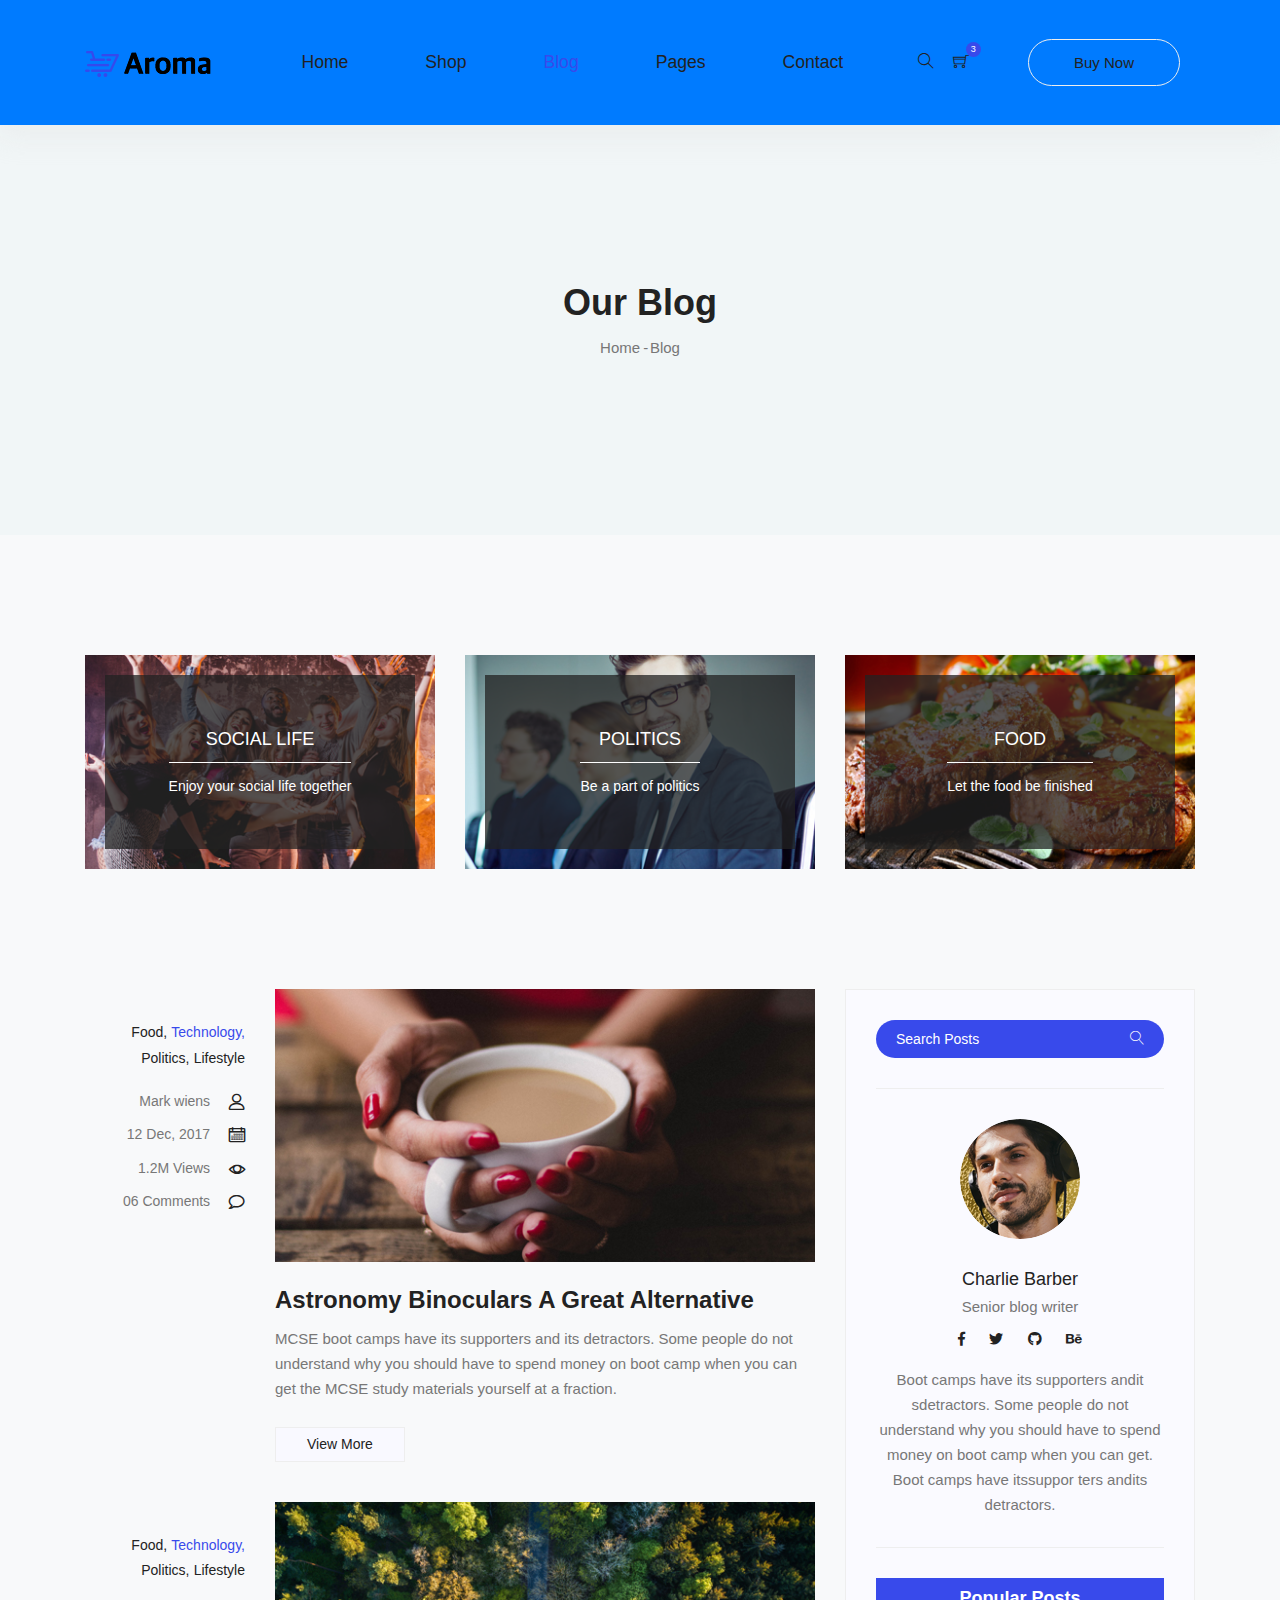
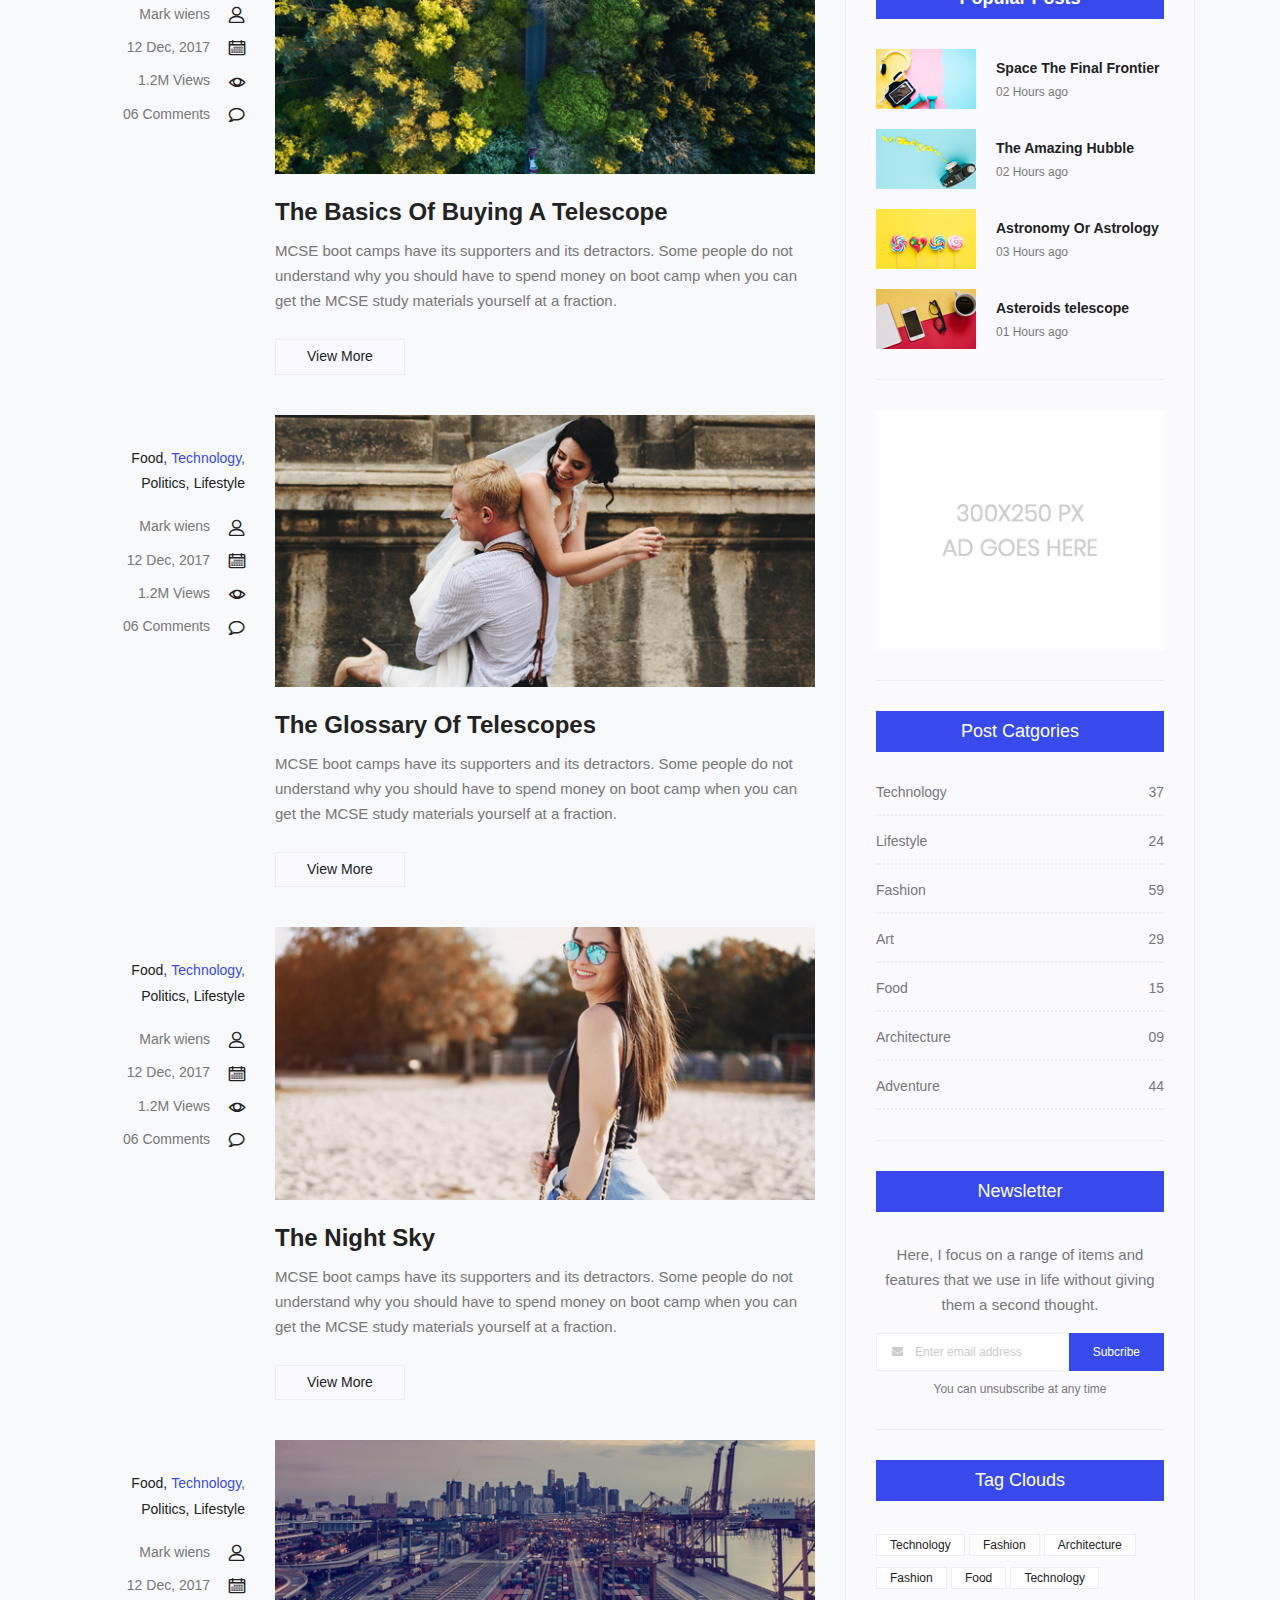
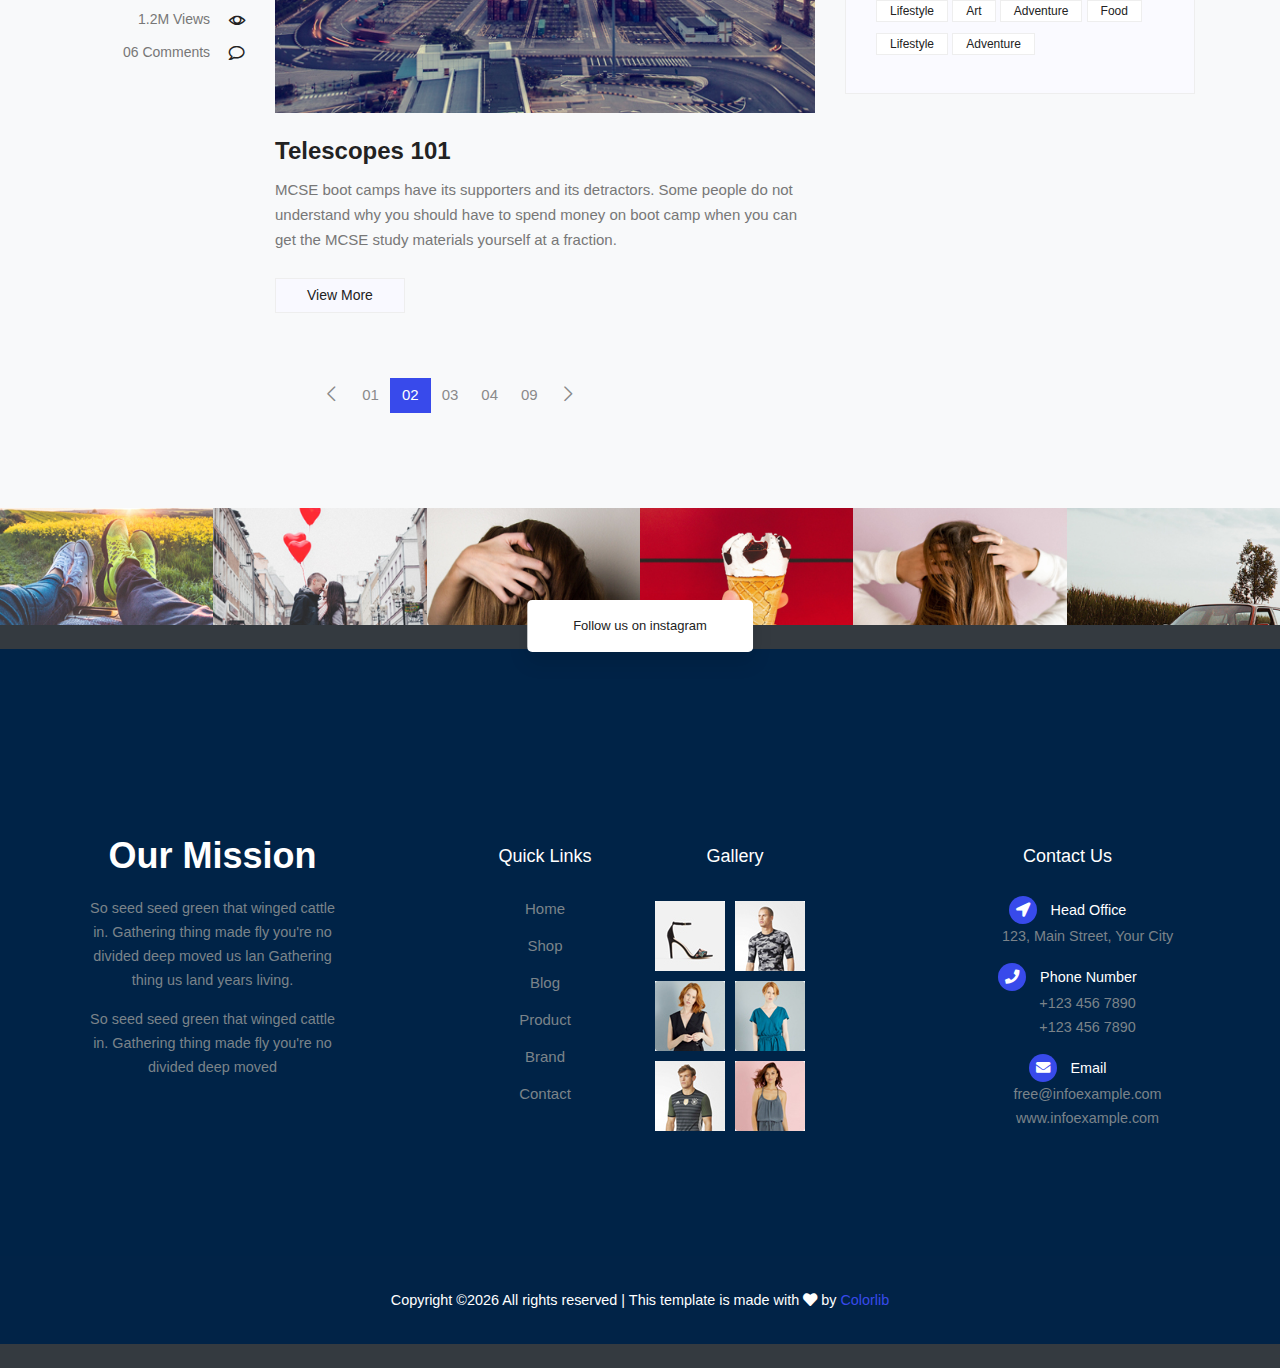
<file: src/main/webapp/blog.html>
<!DOCTYPE html>
<html lang="en">
<head>
  <meta charset="UTF-8">
  <meta name="viewport" content="width=device-width, initial-scale=1.0">
  <meta http-equiv="X-UA-Compatible" content="ie=edge">
  <title>Aroma Shop - Blog</title>
	<link rel="icon" href="img/Fevicon.png" type="image/png">
  <link rel="stylesheet" href="vendors/bootstrap/bootstrap.min.css">
  <link rel="stylesheet" href="vendors/fontawesome/css/all.min.css">
	<link rel="stylesheet" href="vendors/themify-icons/themify-icons.css">
	<link rel="stylesheet" href="vendors/linericon/style.css">
  <link rel="stylesheet" href="vendors/owl-carousel/owl.theme.default.min.css">
  <link rel="stylesheet" href="vendors/owl-carousel/owl.carousel.min.css">

  <link rel="stylesheet" href="css/style.css">
</head>
<body>
  <!--================ Start Header Menu Area =================-->
	<header class="header_area">
    <div class="main_menu">
      <nav class="navbar navbar-expand-lg navbar-light">
        <div class="container">
          <a class="navbar-brand logo_h" href="index.html"><img src="img/logo.png" alt=""></a>
          <button class="navbar-toggler" type="button" data-toggle="collapse" data-target="#navbarSupportedContent"
            aria-controls="navbarSupportedContent" aria-expanded="false" aria-label="Toggle navigation">
            <span class="icon-bar"></span>
            <span class="icon-bar"></span>
            <span class="icon-bar"></span>
          </button>
          <div class="collapse navbar-collapse offset" id="navbarSupportedContent">
            <ul class="nav navbar-nav menu_nav ml-auto mr-auto">
              <li class="nav-item"><a class="nav-link" href="index.html">Home</a></li>
              <li class="nav-item submenu dropdown">
                <a href="#" class="nav-link dropdown-toggle" data-toggle="dropdown" role="button" aria-haspopup="true"
                  aria-expanded="false">Shop</a>
                <ul class="dropdown-menu">
                  <li class="nav-item"><a class="nav-link" href="category.html">Shop Category</a></li>
                  <li class="nav-item"><a class="nav-link" href="single-product.html">Product Details</a></li>
                  <li class="nav-item"><a class="nav-link" href="checkout.html">Product Checkout</a></li>
                  <li class="nav-item"><a class="nav-link" href="confirmation.html">Confirmation</a></li>
                  <li class="nav-item"><a class="nav-link" href="cart.html">Shopping Cart</a></li>
                </ul>
							</li>
              <li class="nav-item active submenu dropdown">
                <a href="#" class="nav-link dropdown-toggle" data-toggle="dropdown" role="button" aria-haspopup="true"
                  aria-expanded="false">Blog</a>
                <ul class="dropdown-menu">
                  <li class="nav-item active"><a class="nav-link" href="blog.html">Blog Single</a></li>
                  <li class="nav-item"><a class="nav-link" href="single-blog.html">Blog Details</a></li>
                </ul>
							</li>
							<li class="nav-item submenu dropdown">
                <a href="#" class="nav-link dropdown-toggle" data-toggle="dropdown" role="button" aria-haspopup="true"
                  aria-expanded="false">Pages</a>
                <ul class="dropdown-menu">
                  <li class="nav-item"><a class="nav-link" href="login.html">Login</a></li>
                  <li class="nav-item"><a class="nav-link" href="register.html">Register</a></li>
                  <li class="nav-item"><a class="nav-link" href="tracking-order.html">Tracking</a></li>
                </ul>
              </li>
              <li class="nav-item"><a class="nav-link" href="contact.html">Contact</a></li>
            </ul>

            <ul class="nav-shop">
              <li class="nav-item"><button><i class="ti-search"></i></button></li>
              <li class="nav-item"><button><i class="ti-shopping-cart"></i><span class="nav-shop__circle">3</span></button> </li>
              <li class="nav-item"><a class="button button-header" href="#">Buy Now</a></li>
            </ul>
          </div>
        </div>
      </nav>
    </div>
  </header>
	<!--================ End Header Menu Area =================-->


  <!-- ================ start banner area ================= -->	
  <section class="blog-banner-area" id="blog">
    <div class="container h-100">
      <div class="blog-banner">
        <div class="text-center">
          <h1>Our Blog</h1>
          <nav aria-label="breadcrumb" class="banner-breadcrumb">
            <ol class="breadcrumb">
              <li class="breadcrumb-item"><a href="#">Home</a></li>
              <li class="breadcrumb-item active" aria-current="page">Blog</li>
            </ol>
          </nav>
        </div>
      </div>
    </div>
  </section>
  <!-- ================ end banner area ================= -->


  <!--================Blog Categorie Area =================-->
  <section class="blog_categorie_area">
    <div class="container">
      <div class="row">
        <div class="col-sm-6 col-lg-4 mb-4 mb-lg-0">
            <div class="categories_post">
                <img class="card-img rounded-0" src="img/blog/cat-post/cat-post-3.jpg" alt="post">
                <div class="categories_details">
                    <div class="categories_text">
                        <a href="single-blog.html">
                            <h5>Social Life</h5>
                        </a>
                        <div class="border_line"></div>
                        <p>Enjoy your social life together</p>
                    </div>
                </div>
            </div>
        </div>
        <div class="col-sm-6 col-lg-4 mb-4 mb-lg-0">
          <div class="categories_post">
            <img class="card-img rounded-0" src="img/blog/cat-post/cat-post-2.jpg" alt="post">
            <div class="categories_details">
              <div class="categories_text">
                <a href="single-blog.html">
                    <h5>Politics</h5>
                </a>
                <div class="border_line"></div>
                <p>Be a part of politics</p>
              </div>
            </div>
          </div>
        </div>
        <div class="col-sm-6 col-lg-4 mb-4 mb-lg-0">
            <div class="categories_post">
                <img class="card-img rounded-0" src="img/blog/cat-post/cat-post-1.jpg" alt="post">
                <div class="categories_details">
                    <div class="categories_text">
                        <a href="single-blog.html">
                            <h5>Food</h5>
                        </a>
                        <div class="border_line"></div>
                        <p>Let the food be finished</p>
                    </div>
                </div>
            </div>
        </div>
      </div>
    </div>
  </section>
  <!--================Blog Categorie Area =================-->

  <!--================Blog Area =================-->
  <section class="blog_area">
      <div class="container">
          <div class="row">
              <div class="col-lg-8">
                  <div class="blog_left_sidebar">
                      <article class="row blog_item">
                          <div class="col-md-3">
                              <div class="blog_info text-right">
                                  <div class="post_tag">
                                      <a href="#">Food,</a>
                                      <a class="active" href="#">Technology,</a>
                                      <a href="#">Politics,</a>
                                      <a href="#">Lifestyle</a>
                                  </div>
                                  <ul class="blog_meta list">
                                      <li>
                                          <a href="#">Mark wiens
                                              <i class="lnr lnr-user"></i>
                                          </a>
                                      </li>
                                      <li>
                                          <a href="#">12 Dec, 2017
                                              <i class="lnr lnr-calendar-full"></i>
                                          </a>
                                      </li>
                                      <li>
                                          <a href="#">1.2M Views
                                              <i class="lnr lnr-eye"></i>
                                          </a>
                                      </li>
                                      <li>
                                          <a href="#">06 Comments
                                              <i class="lnr lnr-bubble"></i>
                                          </a>
                                      </li>
                                  </ul>
                              </div>
                          </div>
                          <div class="col-md-9">
                              <div class="blog_post">
                                  <img src="img/blog/main-blog/m-blog-1.jpg" alt="">
                                  <div class="blog_details">
                                      <a href="single-blog.html">
                                          <h2>Astronomy Binoculars A Great Alternative</h2>
                                      </a>
                                      <p>MCSE boot camps have its supporters and its detractors. Some people do not understand
                                          why you should have to spend money on boot camp when you can get the MCSE study
                                          materials yourself at a fraction.</p>
                                      <a class="button button-blog" href="single-blog.html">View More</a>
                                  </div>
                              </div>
                          </div>
                      </article>
                      <article class="row blog_item">
                          <div class="col-md-3">
                              <div class="blog_info text-right">
                                  <div class="post_tag">
                                      <a href="#">Food,</a>
                                      <a class="active" href="#">Technology,</a>
                                      <a href="#">Politics,</a>
                                      <a href="#">Lifestyle</a>
                                  </div>
                                  <ul class="blog_meta list">
                                      <li>
                                          <a href="#">Mark wiens
                                              <i class="lnr lnr-user"></i>
                                          </a>
                                      </li>
                                      <li>
                                          <a href="#">12 Dec, 2017
                                              <i class="lnr lnr-calendar-full"></i>
                                          </a>
                                      </li>
                                      <li>
                                          <a href="#">1.2M Views
                                              <i class="lnr lnr-eye"></i>
                                          </a>
                                      </li>
                                      <li>
                                          <a href="#">06 Comments
                                              <i class="lnr lnr-bubble"></i>
                                          </a>
                                      </li>
                                  </ul>
                              </div>
                          </div>
                          <div class="col-md-9">
                              <div class="blog_post">
                                  <img src="img/blog/main-blog/m-blog-2.jpg" alt="">
                                  <div class="blog_details">
                                      <a href="single-blog.html">
                                          <h2>The Basics Of Buying A Telescope</h2>
                                      </a>
                                      <p>MCSE boot camps have its supporters and its detractors. Some people do not understand
                                          why you should have to spend money on boot camp when you can get the MCSE study
                                          materials yourself at a fraction.</p>
                                      <a href="single-blog.html" class="button button-blog">View More</a>
                                  </div>
                              </div>
                          </div>
                      </article>
                      <article class="row blog_item">
                          <div class="col-md-3">
                              <div class="blog_info text-right">
                                  <div class="post_tag">
                                      <a href="#">Food,</a>
                                      <a class="active" href="#">Technology,</a>
                                      <a href="#">Politics,</a>
                                      <a href="#">Lifestyle</a>
                                  </div>
                                  <ul class="blog_meta list">
                                      <li>
                                          <a href="#">Mark wiens
                                              <i class="lnr lnr-user"></i>
                                          </a>
                                      </li>
                                      <li>
                                          <a href="#">12 Dec, 2017
                                              <i class="lnr lnr-calendar-full"></i>
                                          </a>
                                      </li>
                                      <li>
                                          <a href="#">1.2M Views
                                              <i class="lnr lnr-eye"></i>
                                          </a>
                                      </li>
                                      <li>
                                          <a href="#">06 Comments
                                              <i class="lnr lnr-bubble"></i>
                                          </a>
                                      </li>
                                  </ul>
                              </div>
                          </div>
                          <div class="col-md-9">
                              <div class="blog_post">
                                  <img src="img/blog/main-blog/m-blog-3.jpg" alt="">
                                  <div class="blog_details">
                                      <a href="single-blog.html">
                                          <h2>The Glossary Of Telescopes</h2>
                                      </a>
                                      <p>MCSE boot camps have its supporters and its detractors. Some people do not understand
                                          why you should have to spend money on boot camp when you can get the MCSE study
                                          materials yourself at a fraction.</p>
                                      <a href="single-blog.html" class="button button-blog">View More</a>
                                  </div>
                              </div>
                          </div>
                      </article>
                      <article class="row blog_item">
                          <div class="col-md-3">
                              <div class="blog_info text-right">
                                  <div class="post_tag">
                                      <a href="#">Food,</a>
                                      <a class="active" href="#">Technology,</a>
                                      <a href="#">Politics,</a>
                                      <a href="#">Lifestyle</a>
                                  </div>
                                  <ul class="blog_meta list">
                                      <li>
                                          <a href="#">Mark wiens
                                              <i class="lnr lnr-user"></i>
                                          </a>
                                      </li>
                                      <li>
                                          <a href="#">12 Dec, 2017
                                              <i class="lnr lnr-calendar-full"></i>
                                          </a>
                                      </li>
                                      <li>
                                          <a href="#">1.2M Views
                                              <i class="lnr lnr-eye"></i>
                                          </a>
                                      </li>
                                      <li>
                                          <a href="#">06 Comments
                                              <i class="lnr lnr-bubble"></i>
                                          </a>
                                      </li>
                                  </ul>
                              </div>
                          </div>
                          <div class="col-md-9">
                              <div class="blog_post">
                                  <img src="img/blog/main-blog/m-blog-4.jpg" alt="">
                                  <div class="blog_details">
                                      <a href="single-blog.html">
                                          <h2>The Night Sky</h2>
                                      </a>
                                      <p>MCSE boot camps have its supporters and its detractors. Some people do not understand
                                          why you should have to spend money on boot camp when you can get the MCSE study
                                          materials yourself at a fraction.</p>
                                      <a href="single-blog.html" class="button button-blog">View More</a>
                                  </div>
                              </div>
                          </div>
                      </article>
                      <article class="row blog_item">
                          <div class="col-md-3">
                              <div class="blog_info text-right">
                                  <div class="post_tag">
                                      <a href="#">Food,</a>
                                      <a class="active" href="#">Technology,</a>
                                      <a href="#">Politics,</a>
                                      <a href="#">Lifestyle</a>
                                  </div>
                                  <ul class="blog_meta list">
                                      <li>
                                          <a href="#">Mark wiens
                                              <i class="lnr lnr-user"></i>
                                          </a>
                                      </li>
                                      <li>
                                          <a href="#">12 Dec, 2017
                                              <i class="lnr lnr-calendar-full"></i>
                                          </a>
                                      </li>
                                      <li>
                                          <a href="#">1.2M Views
                                              <i class="lnr lnr-eye"></i>
                                          </a>
                                      </li>
                                      <li>
                                          <a href="#">06 Comments
                                              <i class="lnr lnr-bubble"></i>
                                          </a>
                                      </li>
                                  </ul>
                              </div>
                          </div>
                          <div class="col-md-9">
                              <div class="blog_post">
                                  <img src="img/blog/main-blog/m-blog-5.jpg" alt="">
                                  <div class="blog_details">
                                      <a href="single-blog.html">
                                          <h2>Telescopes 101</h2>
                                      </a>
                                      <p>MCSE boot camps have its supporters and its detractors. Some people do not understand
                                          why you should have to spend money on boot camp when you can get the MCSE study
                                          materials yourself at a fraction.</p>
                                      <a href="single-blog.html" class="button button-blog">View More</a>
                                  </div>
                              </div>
                          </div>
                      </article>
                      <nav class="blog-pagination justify-content-center d-flex">
                          <ul class="pagination">
                              <li class="page-item">
                                  <a href="#" class="page-link" aria-label="Previous">
                                      <span aria-hidden="true">
                                          <span class="lnr lnr-chevron-left"></span>
                                      </span>
                                  </a>
                              </li>
                              <li class="page-item">
                                  <a href="#" class="page-link">01</a>
                              </li>
                              <li class="page-item active">
                                  <a href="#" class="page-link">02</a>
                              </li>
                              <li class="page-item">
                                  <a href="#" class="page-link">03</a>
                              </li>
                              <li class="page-item">
                                  <a href="#" class="page-link">04</a>
                              </li>
                              <li class="page-item">
                                  <a href="#" class="page-link">09</a>
                              </li>
                              <li class="page-item">
                                  <a href="#" class="page-link" aria-label="Next">
                                      <span aria-hidden="true">
                                          <span class="lnr lnr-chevron-right"></span>
                                      </span>
                                  </a>
                              </li>
                          </ul>
                      </nav>
                  </div>
              </div>
              <div class="col-lg-4">
                  <div class="blog_right_sidebar">
                      <aside class="single_sidebar_widget search_widget">
                          <div class="input-group">
                              <input type="text" class="form-control" placeholder="Search Posts">
                              <span class="input-group-btn">
                                  <button class="btn btn-default" type="button">
                                      <i class="lnr lnr-magnifier"></i>
                                  </button>
                              </span>
                          </div>
                          <!-- /input-group -->
                          <div class="br"></div>
                      </aside>
                      <aside class="single_sidebar_widget author_widget">
                          <img class="author_img rounded-circle" src="img/blog/author.png" alt="">
                          <h4>Charlie Barber</h4>
                          <p>Senior blog writer</p>
                          <div class="social_icon">
                              <a href="#">
                                  <i class="fab fa-facebook-f"></i>
                              </a>
                              <a href="#">
                                  <i class="fab fa-twitter"></i>
                              </a>
                              <a href="#">
                                  <i class="fab fa-github"></i>
                              </a>
                              <a href="#">
                                <i class="fab fa-behance"></i>
                              </a>
                          </div>
                          <p>Boot camps have its supporters andit sdetractors. Some people do not understand why you should
                              have to spend money on boot camp when you can get. Boot camps have itssuppor ters andits
                              detractors.
                          </p>
                          <div class="br"></div>
                      </aside>
                      <aside class="single_sidebar_widget popular_post_widget">
                          <h3 class="widget_title">Popular Posts</h3>
                          <div class="media post_item">
                              <img src="img/blog/popular-post/post1.jpg" alt="post">
                              <div class="media-body">
                                  <a href="single-blog.html">
                                      <h3>Space The Final Frontier</h3>
                                  </a>
                                  <p>02 Hours ago</p>
                              </div>
                          </div>
                          <div class="media post_item">
                              <img src="img/blog/popular-post/post2.jpg" alt="post">
                              <div class="media-body">
                                  <a href="single-blog.html">
                                      <h3>The Amazing Hubble</h3>
                                  </a>
                                  <p>02 Hours ago</p>
                              </div>
                          </div>
                          <div class="media post_item">
                              <img src="img/blog/popular-post/post3.jpg" alt="post">
                              <div class="media-body">
                                  <a href="single-blog.html">
                                      <h3>Astronomy Or Astrology</h3>
                                  </a>
                                  <p>03 Hours ago</p>
                              </div>
                          </div>
                          <div class="media post_item">
                              <img src="img/blog/popular-post/post4.jpg" alt="post">
                              <div class="media-body">
                                  <a href="single-blog.html">
                                      <h3>Asteroids telescope</h3>
                                  </a>
                                  <p>01 Hours ago</p>
                              </div>
                          </div>
                          <div class="br"></div>
                      </aside>
                      <aside class="single_sidebar_widget ads_widget">
                          <a href="#">
                              <img class="img-fluid" src="img/blog/add.jpg" alt="">
                          </a>
                          <div class="br"></div>
                      </aside>
                      <aside class="single_sidebar_widget post_category_widget">
                          <h4 class="widget_title">Post Catgories</h4>
                          <ul class="list cat-list">
                              <li>
                                  <a href="#" class="d-flex justify-content-between">
                                      <p>Technology</p>
                                      <p>37</p>
                                  </a>
                              </li>
                              <li>
                                  <a href="#" class="d-flex justify-content-between">
                                      <p>Lifestyle</p>
                                      <p>24</p>
                                  </a>
                              </li>
                              <li>
                                  <a href="#" class="d-flex justify-content-between">
                                      <p>Fashion</p>
                                      <p>59</p>
                                  </a>
                              </li>
                              <li>
                                  <a href="#" class="d-flex justify-content-between">
                                      <p>Art</p>
                                      <p>29</p>
                                  </a>
                              </li>
                              <li>
                                  <a href="#" class="d-flex justify-content-between">
                                      <p>Food</p>
                                      <p>15</p>
                                  </a>
                              </li>
                              <li>
                                  <a href="#" class="d-flex justify-content-between">
                                      <p>Architecture</p>
                                      <p>09</p>
                                  </a>
                              </li>
                              <li>
                                  <a href="#" class="d-flex justify-content-between">
                                      <p>Adventure</p>
                                      <p>44</p>
                                  </a>
                              </li>
                          </ul>
                          <div class="br"></div>
                      </aside>
                      <aside class="single-sidebar-widget newsletter_widget">
                          <h4 class="widget_title">Newsletter</h4>
                          <p>
                              Here, I focus on a range of items and features that we use in life without giving them a second thought.
                          </p>
                          <div class="form-group d-flex flex-row">
                              <div class="input-group">
                                  <div class="input-group-prepend">
                                      <div class="input-group-text">
                                          <i class="fa fa-envelope" aria-hidden="true"></i>
                                      </div>
                                  </div>
                                  <input type="text" class="form-control" id="inlineFormInputGroup" placeholder="Enter email address" onfocus="this.placeholder = ''"
                                      onblur="this.placeholder = 'Enter email'">
                              </div>
                              <a href="#" class="bbtns">Subcribe</a>
                          </div>
                          <p class="text-bottom">You can unsubscribe at any time</p>
                          <div class="br"></div>
                      </aside>
                      <aside class="single-sidebar-widget tag_cloud_widget">
                          <h4 class="widget_title">Tag Clouds</h4>
                          <ul class="list">
                              <li>
                                  <a href="#">Technology</a>
                              </li>
                              <li>
                                  <a href="#">Fashion</a>
                              </li>
                              <li>
                                  <a href="#">Architecture</a>
                              </li>
                              <li>
                                  <a href="#">Fashion</a>
                              </li>
                              <li>
                                  <a href="#">Food</a>
                              </li>
                              <li>
                                  <a href="#">Technology</a>
                              </li>
                              <li>
                                  <a href="#">Lifestyle</a>
                              </li>
                              <li>
                                  <a href="#">Art</a>
                              </li>
                              <li>
                                  <a href="#">Adventure</a>
                              </li>
                              <li>
                                  <a href="#">Food</a>
                              </li>
                              <li>
                                  <a href="#">Lifestyle</a>
                              </li>
                              <li>
                                  <a href="#">Adventure</a>
                              </li>
                          </ul>
                      </aside>
                  </div>
              </div>
          </div>
      </div>
  </section>
  <!--================Blog Area =================-->

  <!--================Instagram Area =================-->
  <section class="instagram_area">
    <div class="container box_1620">
      <div class="insta_btn">
        <a class="btn theme_btn" href="#">Follow us on instagram</a>
      </div>
      <div class="instagram_image row m0">
        <a href="#"><img src="img/instagram/ins-1.jpg" alt=""></a>
        <a href="#"><img src="img/instagram/ins-2.jpg" alt=""></a>
        <a href="#"><img src="img/instagram/ins-3.jpg" alt=""></a>
        <a href="#"><img src="img/instagram/ins-4.jpg" alt=""></a>
        <a href="#"><img src="img/instagram/ins-5.jpg" alt=""></a>
        <a href="#"><img src="img/instagram/ins-6.jpg" alt=""></a>
      </div>
    </div>
  </section>
  <!--================End Instagram Area =================-->
  

  <!--================ Start footer Area  =================-->	
	<footer>
		<div class="footer-area">
			<div class="container">
				<div class="row section_gap">
					<div class="col-lg-3 col-md-6 col-sm-6">
						<div class="single-footer-widget tp_widgets">
							<h4 class="footer_title large_title">Our Mission</h4>
							<p>
								So seed seed green that winged cattle in. Gathering thing made fly you're no 
								divided deep moved us lan Gathering thing us land years living.
							</p>
							<p>
								So seed seed green that winged cattle in. Gathering thing made fly you're no divided deep moved 
							</p>
						</div>
					</div>
					<div class="offset-lg-1 col-lg-2 col-md-6 col-sm-6">
						<div class="single-footer-widget tp_widgets">
							<h4 class="footer_title">Quick Links</h4>
							<ul class="list">
								<li><a href="#">Home</a></li>
								<li><a href="#">Shop</a></li>
								<li><a href="#">Blog</a></li>
								<li><a href="#">Product</a></li>
								<li><a href="#">Brand</a></li>
								<li><a href="#">Contact</a></li>
							</ul>
						</div>
					</div>
					<div class="col-lg-2 col-md-6 col-sm-6">
						<div class="single-footer-widget instafeed">
							<h4 class="footer_title">Gallery</h4>
							<ul class="list instafeed d-flex flex-wrap">
								<li><img src="img/gallery/r1.jpg" alt=""></li>
								<li><img src="img/gallery/r2.jpg" alt=""></li>
								<li><img src="img/gallery/r3.jpg" alt=""></li>
								<li><img src="img/gallery/r5.jpg" alt=""></li>
								<li><img src="img/gallery/r7.jpg" alt=""></li>
								<li><img src="img/gallery/r8.jpg" alt=""></li>
							</ul>
						</div>
					</div>
					<div class="offset-lg-1 col-lg-3 col-md-6 col-sm-6">
						<div class="single-footer-widget tp_widgets">
							<h4 class="footer_title">Contact Us</h4>
							<div class="ml-40">
								<p class="sm-head">
									<span class="fa fa-location-arrow"></span>
									Head Office
								</p>
								<p>123, Main Street, Your City</p>
	
								<p class="sm-head">
									<span class="fa fa-phone"></span>
									Phone Number
								</p>
								<p>
									+123 456 7890 <br>
									+123 456 7890
								</p>
	
								<p class="sm-head">
									<span class="fa fa-envelope"></span>
									Email
								</p>
								<p>
									free@infoexample.com <br>
									www.infoexample.com
								</p>
							</div>
						</div>
					</div>
				</div>
			</div>
		</div>

		<div class="footer-bottom">
			<div class="container">
				<div class="row d-flex">
					<p class="col-lg-12 footer-text text-center">
						<!-- Link back to Colorlib can't be removed. Template is licensed under CC BY 3.0. -->
Copyright &copy;<script>document.write(new Date().getFullYear());</script> All rights reserved | This template is made with <i class="fa fa-heart" aria-hidden="true"></i> by <a href="https://colorlib.com" target="_blank">Colorlib</a>
<!-- Link back to Colorlib can't be removed. Template is licensed under CC BY 3.0. --></p>
				</div>
			</div>
		</div>
	</footer>
	<!--================ End footer Area  =================-->



  <script src="vendors/jquery/jquery-3.2.1.min.js"></script>
  <script src="vendors/bootstrap/bootstrap.bundle.min.js"></script>
  <script src="vendors/skrollr.min.js"></script>
  <script src="vendors/owl-carousel/owl.carousel.min.js"></script>
  <script src="vendors/nice-select/jquery.nice-select.min.js"></script>
  <script src="vendors/jquery.ajaxchimp.min.js"></script>
  <script src="vendors/mail-script.js"></script>
  <script src="js/main.js"></script>
</body>
</html>
</file>
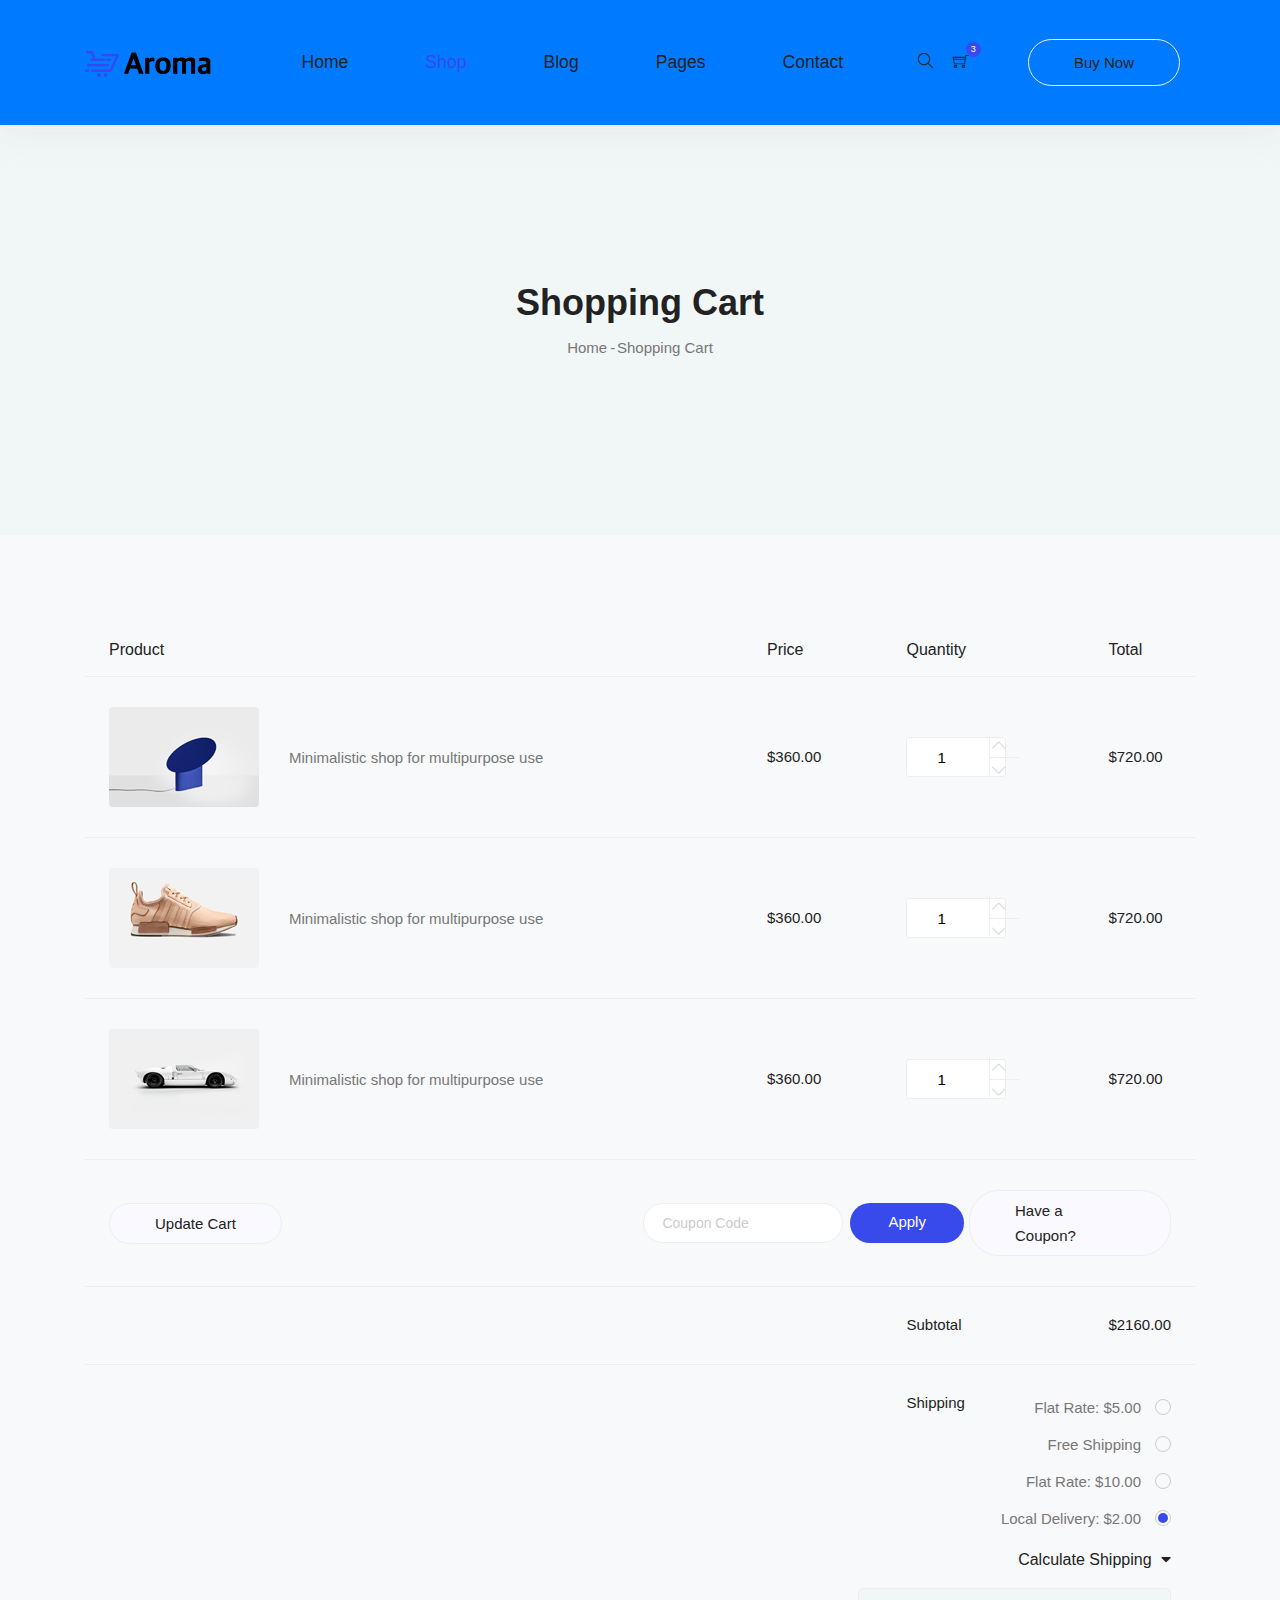
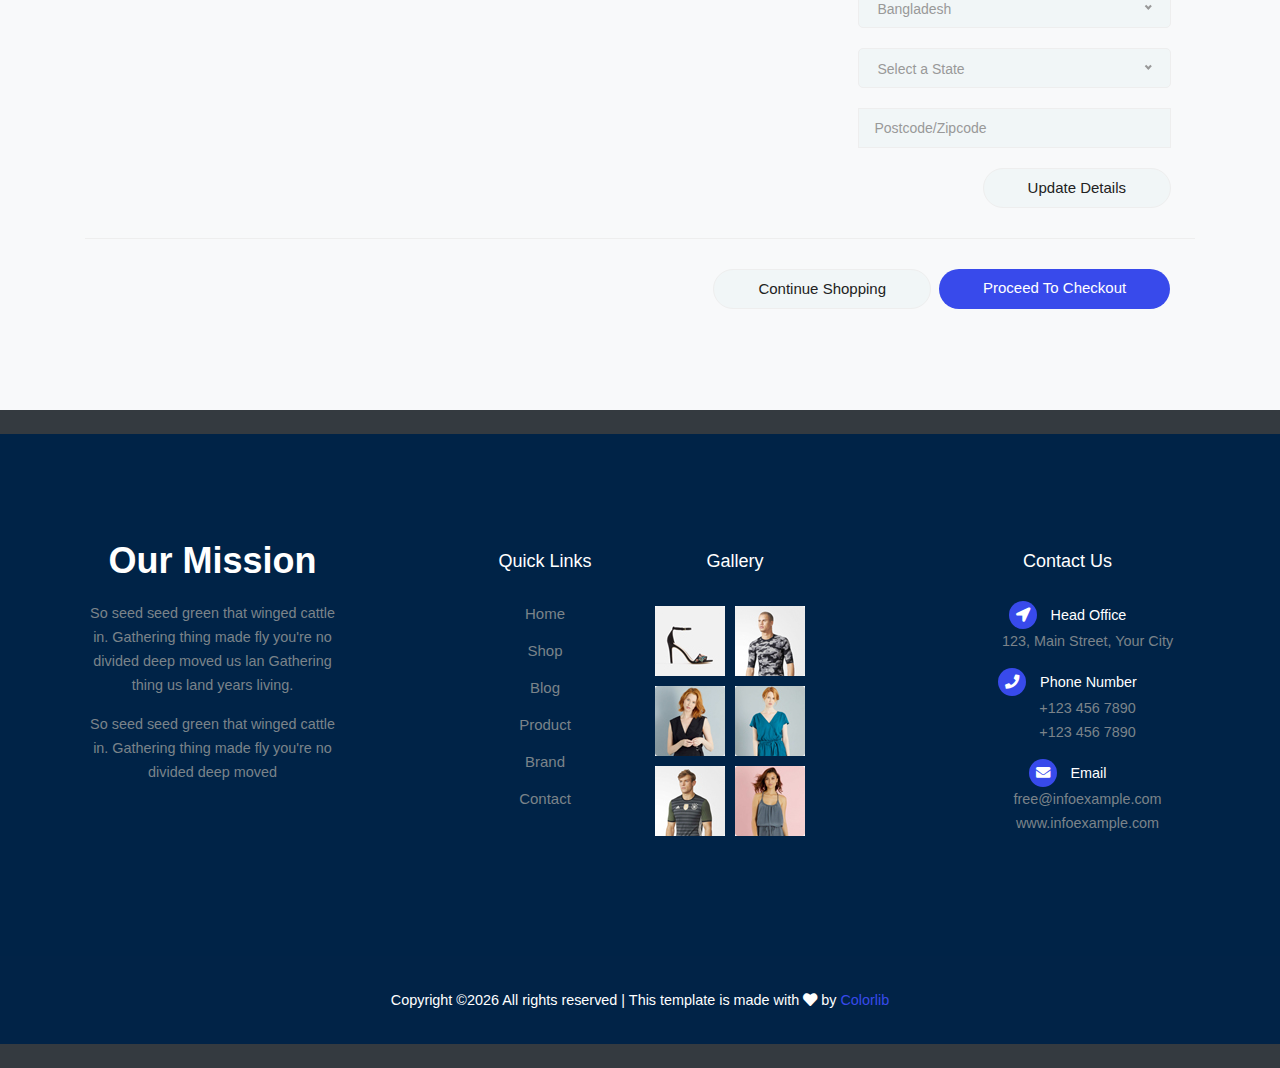
<file: src/main/webapp/cart.html>
<!DOCTYPE html>
<html lang="en">
<head>
  <meta charset="UTF-8">
  <meta name="viewport" content="width=device-width, initial-scale=1.0">
  <meta http-equiv="X-UA-Compatible" content="ie=edge">
  <title>Aroma Shop - Cart</title>
	<link rel="icon" href="img/Fevicon.png" type="image/png">
  <link rel="stylesheet" href="vendors/bootstrap/bootstrap.min.css">
  <link rel="stylesheet" href="vendors/fontawesome/css/all.min.css">
	<link rel="stylesheet" href="vendors/themify-icons/themify-icons.css">
	<link rel="stylesheet" href="vendors/linericon/style.css">
  <link rel="stylesheet" href="vendors/owl-carousel/owl.theme.default.min.css">
  <link rel="stylesheet" href="vendors/owl-carousel/owl.carousel.min.css">
  <link rel="stylesheet" href="vendors/nice-select/nice-select.css">
  <link rel="stylesheet" href="vendors/nouislider/nouislider.min.css">

  <link rel="stylesheet" href="css/style.css">
</head>
<body>
  <!--================ Start Header Menu Area =================-->
	<header class="header_area">
    <div class="main_menu">
      <nav class="navbar navbar-expand-lg navbar-light">
        <div class="container">
          <a class="navbar-brand logo_h" href="index.html"><img src="img/logo.png" alt=""></a>
          <button class="navbar-toggler" type="button" data-toggle="collapse" data-target="#navbarSupportedContent"
            aria-controls="navbarSupportedContent" aria-expanded="false" aria-label="Toggle navigation">
            <span class="icon-bar"></span>
            <span class="icon-bar"></span>
            <span class="icon-bar"></span>
          </button>
          <div class="collapse navbar-collapse offset" id="navbarSupportedContent">
            <ul class="nav navbar-nav menu_nav ml-auto mr-auto">
              <li class="nav-item"><a class="nav-link" href="index.html">Home</a></li>
              <li class="nav-item active submenu dropdown">
                <a href="#" class="nav-link dropdown-toggle" data-toggle="dropdown" role="button" aria-haspopup="true"
                  aria-expanded="false">Shop</a>
                <ul class="dropdown-menu">
                  <li class="nav-item"><a class="nav-link" href="category.html">Shop Category</a></li>
                  <li class="nav-item"><a class="nav-link" href="single-product.html">Product Details</a></li>
                  <li class="nav-item"><a class="nav-link" href="checkout.html">Product Checkout</a></li>
                  <li class="nav-item"><a class="nav-link" href="confirmation.html">Confirmation</a></li>
                  <li class="nav-item"><a class="nav-link" href="cart.html">Shopping Cart</a></li>
                </ul>
							</li>
              <li class="nav-item submenu dropdown">
                <a href="#" class="nav-link dropdown-toggle" data-toggle="dropdown" role="button" aria-haspopup="true"
                  aria-expanded="false">Blog</a>
                <ul class="dropdown-menu">
                  <li class="nav-item"><a class="nav-link" href="blog.html">Blog</a></li>
                  <li class="nav-item"><a class="nav-link" href="register.html">Register</a></li>
                  <li class="nav-item"><a class="nav-link" href="single-blog.html">Blog Details</a></li>
                </ul>
							</li>
							<li class="nav-item submenu dropdown">
                <a href="#" class="nav-link dropdown-toggle" data-toggle="dropdown" role="button" aria-haspopup="true"
                  aria-expanded="false">Pages</a>
                <ul class="dropdown-menu">
                  <li class="nav-item"><a class="nav-link" href="login.html">Login</a></li>
                  <li class="nav-item"><a class="nav-link" href="tracking-order.html">Tracking</a></li>
                </ul>
              </li>
              <li class="nav-item"><a class="nav-link" href="contact.html">Contact</a></li>
            </ul>

            <ul class="nav-shop">
              <li class="nav-item"><button><i class="ti-search"></i></button></li>
              <li class="nav-item"><button><i class="ti-shopping-cart"></i><span class="nav-shop__circle">3</span></button> </li>
              <li class="nav-item"><a class="button button-header" href="#">Buy Now</a></li>
            </ul>
          </div>
        </div>
      </nav>
    </div>
  </header>
	<!--================ End Header Menu Area =================-->

	<!-- ================ start banner area ================= -->	
	<section class="blog-banner-area" id="category">
		<div class="container h-100">
			<div class="blog-banner">
				<div class="text-center">
					<h1>Shopping Cart</h1>
					<nav aria-label="breadcrumb" class="banner-breadcrumb">
            <ol class="breadcrumb">
              <li class="breadcrumb-item"><a href="#">Home</a></li>
              <li class="breadcrumb-item active" aria-current="page">Shopping Cart</li>
            </ol>
          </nav>
				</div>
			</div>
    </div>
	</section>
	<!-- ================ end banner area ================= -->
  
  

  <!--================Cart Area =================-->
  <section class="cart_area">
      <div class="container">
          <div class="cart_inner">
              <div class="table-responsive">
                  <table class="table">
                      <thead>
                          <tr>
                              <th scope="col">Product</th>
                              <th scope="col">Price</th>
                              <th scope="col">Quantity</th>
                              <th scope="col">Total</th>
                          </tr>
                      </thead>
                      <tbody>
                          <tr>
                              <td>
                                  <div class="media">
                                      <div class="d-flex">
                                          <img src="img/cart/cart1.png" alt="">
                                      </div>
                                      <div class="media-body">
                                          <p>Minimalistic shop for multipurpose use</p>
                                      </div>
                                  </div>
                              </td>
                              <td>
                                  <h5>$360.00</h5>
                              </td>
                              <td>
                                  <div class="product_count">
                                      <input type="text" name="qty" id="sst" maxlength="12" value="1" title="Quantity:"
                                          class="input-text qty">
                                      <button onclick="var result = document.getElementById('sst'); var sst = result.value; if( !isNaN( sst )) result.value++;return false;"
                                          class="increase items-count" type="button"><i class="lnr lnr-chevron-up"></i></button>
                                      <button onclick="var result = document.getElementById('sst'); var sst = result.value; if( !isNaN( sst ) &amp;&amp; sst > 0 ) result.value--;return false;"
                                          class="reduced items-count" type="button"><i class="lnr lnr-chevron-down"></i></button>
                                  </div>
                              </td>
                              <td>
                                  <h5>$720.00</h5>
                              </td>
                          </tr>
                          <tr>
                              <td>
                                  <div class="media">
                                      <div class="d-flex">
                                          <img src="img/cart/cart2.png" alt="">
                                      </div>
                                      <div class="media-body">
                                          <p>Minimalistic shop for multipurpose use</p>
                                      </div>
                                  </div>
                              </td>
                              <td>
                                  <h5>$360.00</h5>
                              </td>
                              <td>
                                  <div class="product_count">
                                      <input type="text" name="qty" id="sst" maxlength="12" value="1" title="Quantity:"
                                          class="input-text qty">
                                      <button onclick="var result = document.getElementById('sst'); var sst = result.value; if( !isNaN( sst )) result.value++;return false;"
                                          class="increase items-count" type="button"><i class="lnr lnr-chevron-up"></i></button>
                                      <button onclick="var result = document.getElementById('sst'); var sst = result.value; if( !isNaN( sst ) &amp;&amp; sst > 0 ) result.value--;return false;"
                                          class="reduced items-count" type="button"><i class="lnr lnr-chevron-down"></i></button>
                                  </div>
                              </td>
                              <td>
                                  <h5>$720.00</h5>
                              </td>
                          </tr>
                          <tr>
                              <td>
                                  <div class="media">
                                      <div class="d-flex">
                                          <img src="img/cart/cart3.png" alt="">
                                      </div>
                                      <div class="media-body">
                                          <p>Minimalistic shop for multipurpose use</p>
                                      </div>
                                  </div>
                              </td>
                              <td>
                                  <h5>$360.00</h5>
                              </td>
                              <td>
                                  <div class="product_count">
                                      <input type="text" name="qty" id="sst" maxlength="12" value="1" title="Quantity:"
                                          class="input-text qty">
                                      <button onclick="var result = document.getElementById('sst'); var sst = result.value; if( !isNaN( sst )) result.value++;return false;"
                                          class="increase items-count" type="button"><i class="lnr lnr-chevron-up"></i></button>
                                      <button onclick="var result = document.getElementById('sst'); var sst = result.value; if( !isNaN( sst ) &amp;&amp; sst > 0 ) result.value--;return false;"
                                          class="reduced items-count" type="button"><i class="lnr lnr-chevron-down"></i></button>
                                  </div>
                              </td>
                              <td>
                                  <h5>$720.00</h5>
                              </td>
                          </tr>
                          <tr class="bottom_button">
                              <td>
                                  <a class="button" href="#">Update Cart</a>
                              </td>
                              <td>

                              </td>
                              <td>

                              </td>
                              <td>
                                  <div class="cupon_text d-flex align-items-center">
                                      <input type="text" placeholder="Coupon Code">
                                      <a class="primary-btn" href="#">Apply</a>
                                      <a class="button" href="#">Have a Coupon?</a>
                                  </div>
                              </td>
                          </tr>
                          <tr>
                              <td>

                              </td>
                              <td>

                              </td>
                              <td>
                                  <h5>Subtotal</h5>
                              </td>
                              <td>
                                  <h5>$2160.00</h5>
                              </td>
                          </tr>
                          <tr class="shipping_area">
                              <td class="d-none d-md-block">

                              </td>
                              <td>

                              </td>
                              <td>
                                  <h5>Shipping</h5>
                              </td>
                              <td>
                                  <div class="shipping_box">
                                      <ul class="list">
                                          <li><a href="#">Flat Rate: $5.00</a></li>
                                          <li><a href="#">Free Shipping</a></li>
                                          <li><a href="#">Flat Rate: $10.00</a></li>
                                          <li class="active"><a href="#">Local Delivery: $2.00</a></li>
                                      </ul>
                                      <h6>Calculate Shipping <i class="fa fa-caret-down" aria-hidden="true"></i></h6>
                                      <select class="shipping_select">
                                          <option value="1">Bangladesh</option>
                                          <option value="2">India</option>
                                          <option value="4">Pakistan</option>
                                      </select>
                                      <select class="shipping_select">
                                          <option value="1">Select a State</option>
                                          <option value="2">Select a State</option>
                                          <option value="4">Select a State</option>
                                      </select>
                                      <input type="text" placeholder="Postcode/Zipcode">
                                      <a class="gray_btn" href="#">Update Details</a>
                                  </div>
                              </td>
                          </tr>
                          <tr class="out_button_area">
                              <td class="d-none-l">

                              </td>
                              <td class="">

                              </td>
                              <td>

                              </td>
                              <td>
                                  <div class="checkout_btn_inner d-flex align-items-center">
                                      <a class="gray_btn" href="#">Continue Shopping</a>
                                      <a class="primary-btn ml-2" href="#">Proceed to checkout</a>
                                  </div>
                              </td>
                          </tr>
                      </tbody>
                  </table>
              </div>
          </div>
      </div>
  </section>
  <!--================End Cart Area =================-->



  <!--================ Start footer Area  =================-->	
	<footer>
		<div class="footer-area footer-only">
			<div class="container">
				<div class="row section_gap">
					<div class="col-lg-3 col-md-6 col-sm-6">
						<div class="single-footer-widget tp_widgets ">
							<h4 class="footer_title large_title">Our Mission</h4>
							<p>
								So seed seed green that winged cattle in. Gathering thing made fly you're no 
								divided deep moved us lan Gathering thing us land years living.
							</p>
							<p>
								So seed seed green that winged cattle in. Gathering thing made fly you're no divided deep moved 
							</p>
						</div>
					</div>
					<div class="offset-lg-1 col-lg-2 col-md-6 col-sm-6">
						<div class="single-footer-widget tp_widgets">
							<h4 class="footer_title">Quick Links</h4>
							<ul class="list">
								<li><a href="#">Home</a></li>
								<li><a href="#">Shop</a></li>
								<li><a href="#">Blog</a></li>
								<li><a href="#">Product</a></li>
								<li><a href="#">Brand</a></li>
								<li><a href="#">Contact</a></li>
							</ul>
						</div>
					</div>
					<div class="col-lg-2 col-md-6 col-sm-6">
						<div class="single-footer-widget instafeed">
							<h4 class="footer_title">Gallery</h4>
							<ul class="list instafeed d-flex flex-wrap">
								<li><img src="img/gallery/r1.jpg" alt=""></li>
								<li><img src="img/gallery/r2.jpg" alt=""></li>
								<li><img src="img/gallery/r3.jpg" alt=""></li>
								<li><img src="img/gallery/r5.jpg" alt=""></li>
								<li><img src="img/gallery/r7.jpg" alt=""></li>
								<li><img src="img/gallery/r8.jpg" alt=""></li>
							</ul>
						</div>
					</div>
					<div class="offset-lg-1 col-lg-3 col-md-6 col-sm-6">
						<div class="single-footer-widget tp_widgets">
							<h4 class="footer_title">Contact Us</h4>
							<div class="ml-40">
								<p class="sm-head">
									<span class="fa fa-location-arrow"></span>
									Head Office
								</p>
								<p>123, Main Street, Your City</p>
	
								<p class="sm-head">
									<span class="fa fa-phone"></span>
									Phone Number
								</p>
								<p>
									+123 456 7890 <br>
									+123 456 7890
								</p>
	
								<p class="sm-head">
									<span class="fa fa-envelope"></span>
									Email
								</p>
								<p>
									free@infoexample.com <br>
									www.infoexample.com
								</p>
							</div>
						</div>
					</div>
				</div>
			</div>
		</div>

		<div class="footer-bottom">
			<div class="container">
				<div class="row d-flex">
					<p class="col-lg-12 footer-text text-center">
						<!-- Link back to Colorlib can't be removed. Template is licensed under CC BY 3.0. -->
Copyright &copy;<script>document.write(new Date().getFullYear());</script> All rights reserved | This template is made with <i class="fa fa-heart" aria-hidden="true"></i> by <a href="https://colorlib.com" target="_blank">Colorlib</a>
<!-- Link back to Colorlib can't be removed. Template is licensed under CC BY 3.0. --></p>
				</div>
			</div>
		</div>
	</footer>
	<!--================ End footer Area  =================-->



  <script src="vendors/jquery/jquery-3.2.1.min.js"></script>
  <script src="vendors/bootstrap/bootstrap.bundle.min.js"></script>
  <script src="vendors/skrollr.min.js"></script>
  <script src="vendors/owl-carousel/owl.carousel.min.js"></script>
  <script src="vendors/nice-select/jquery.nice-select.min.js"></script>
  <script src="vendors/jquery.ajaxchimp.min.js"></script>
  <script src="vendors/mail-script.js"></script>
  <script src="js/main.js"></script>
</body>
</html>
</file>
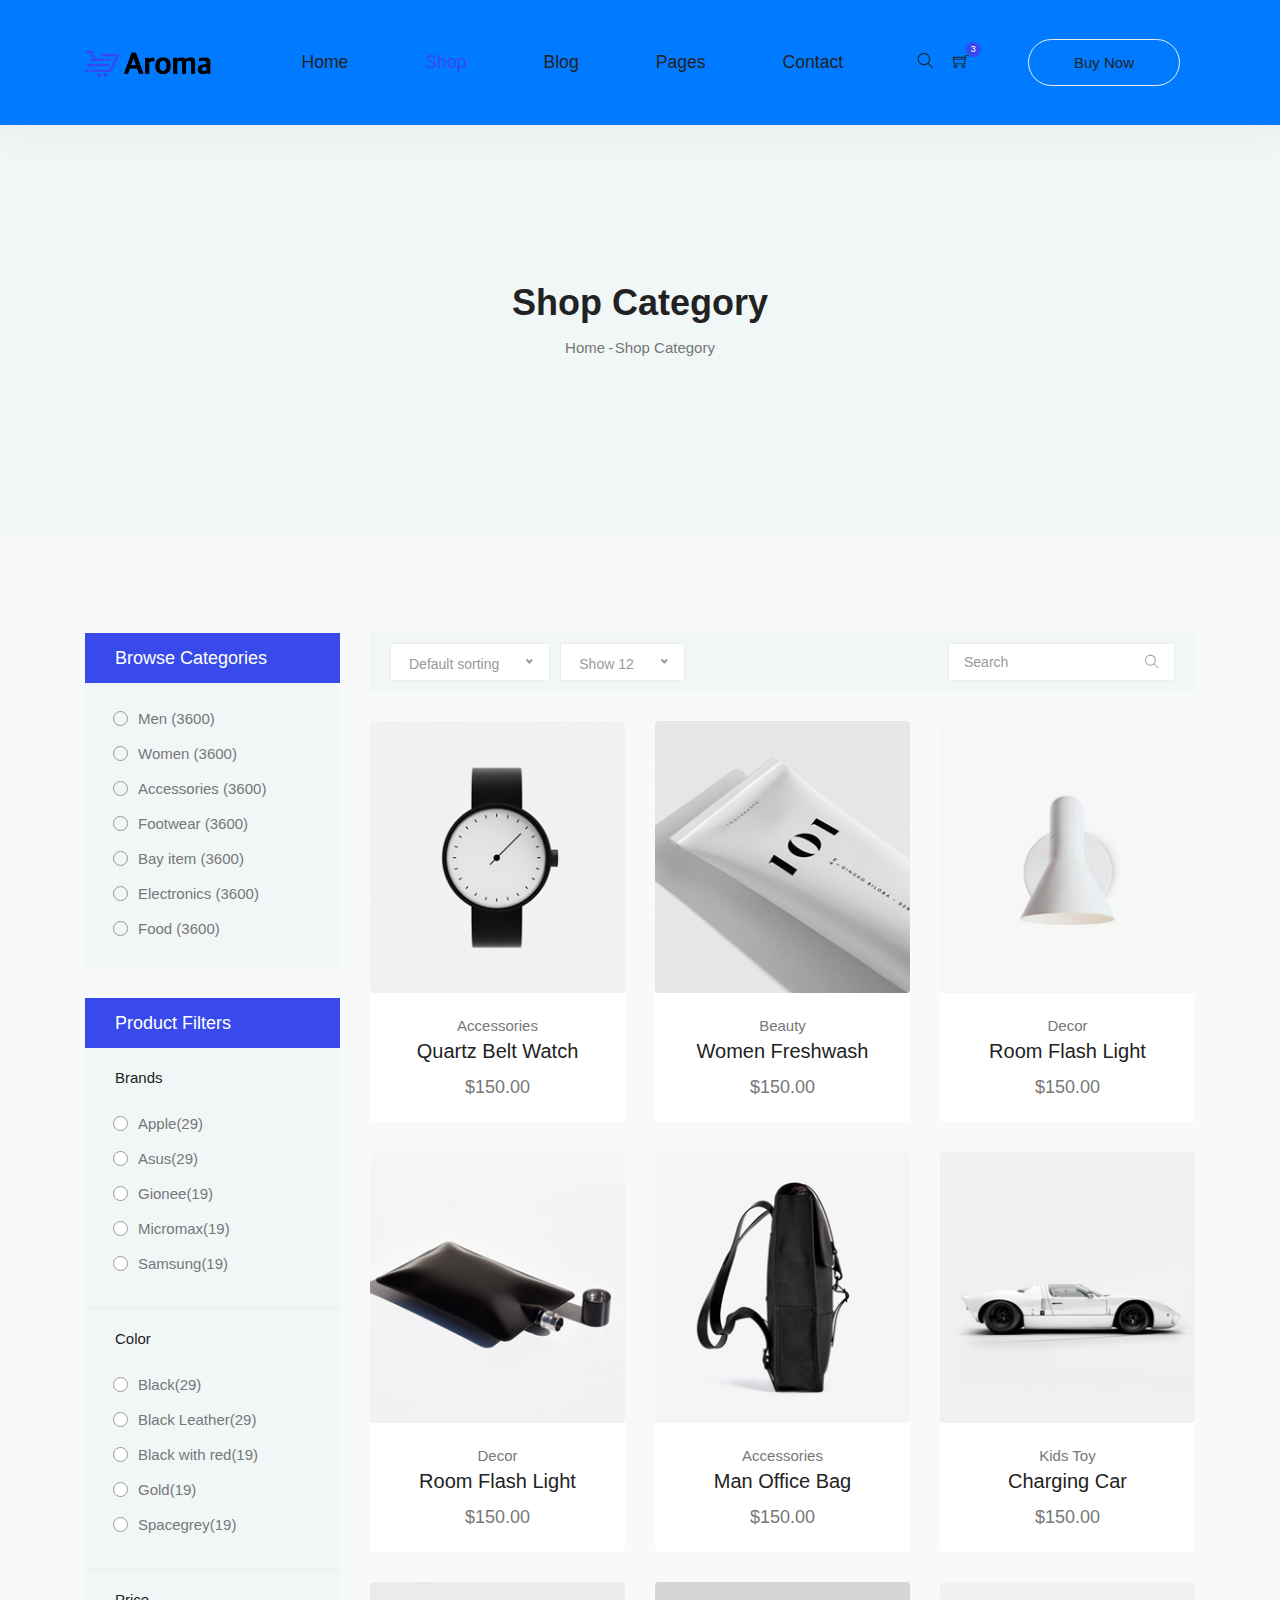
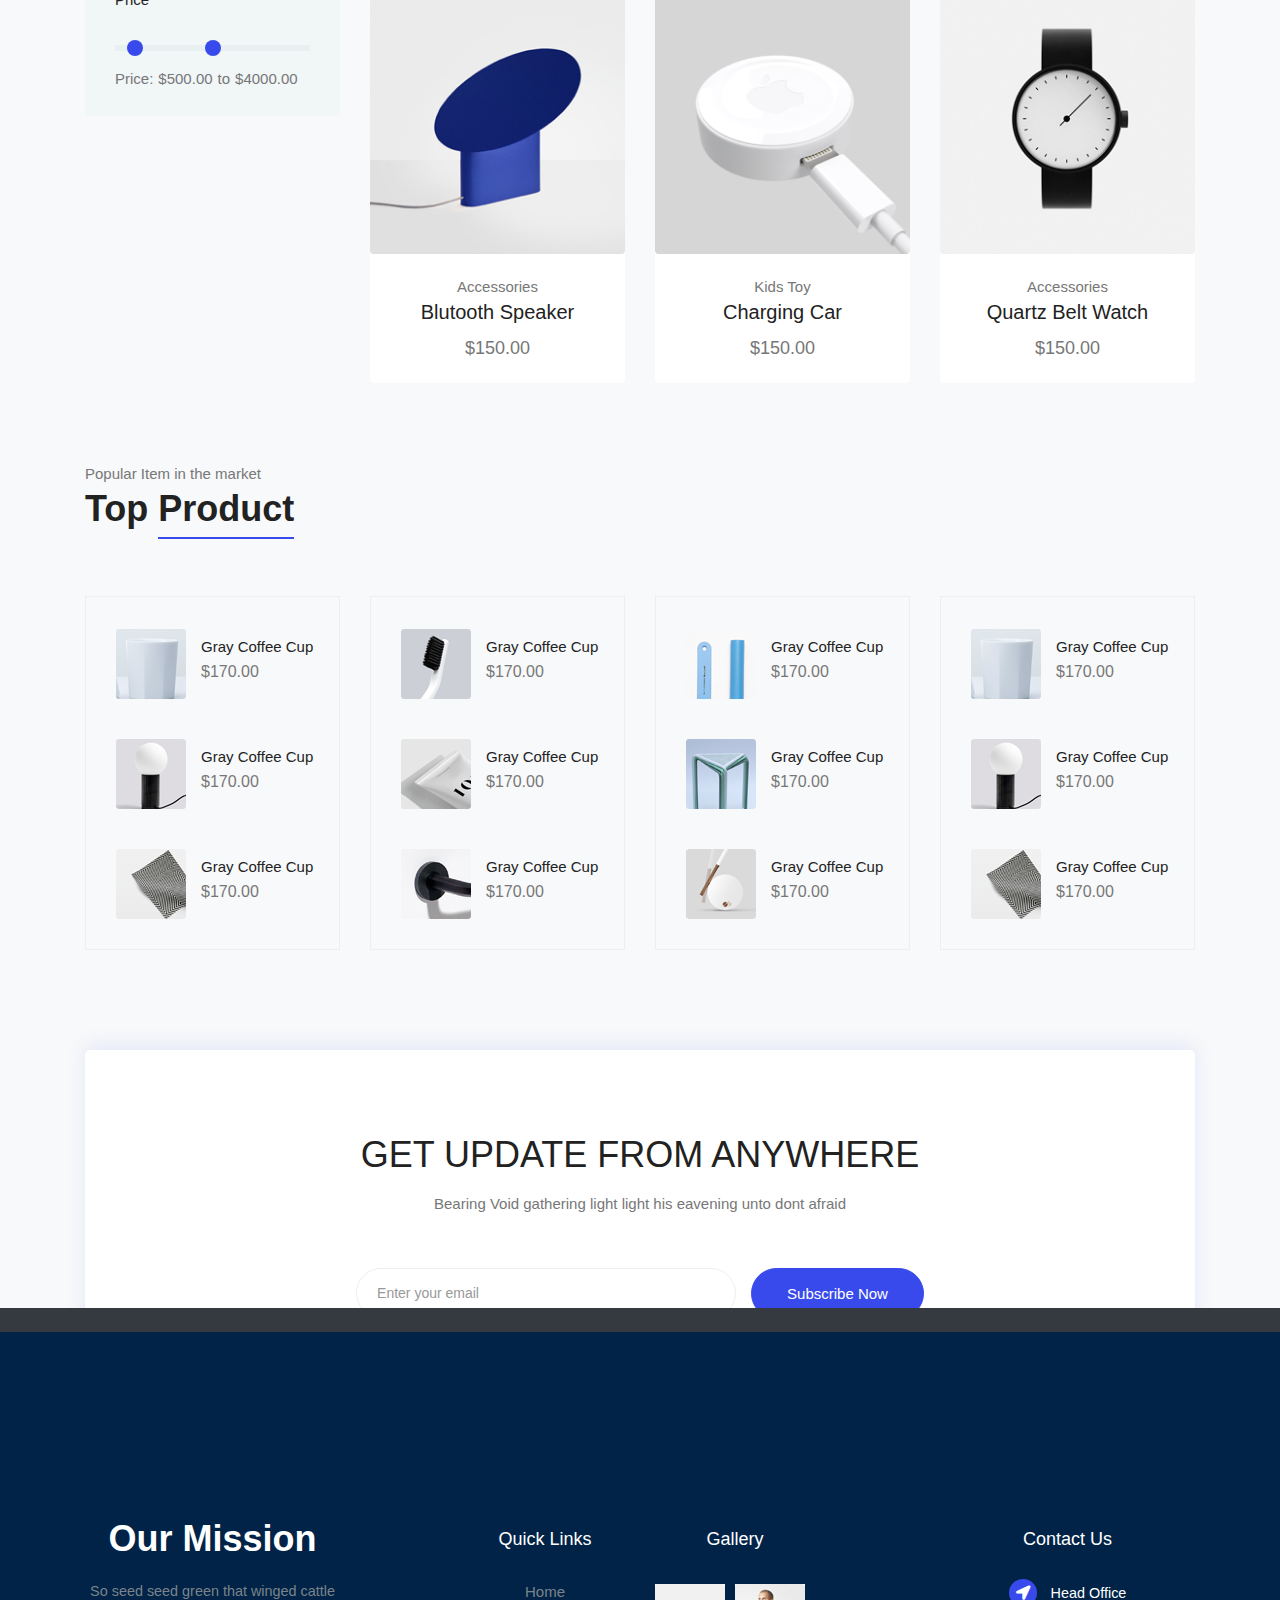
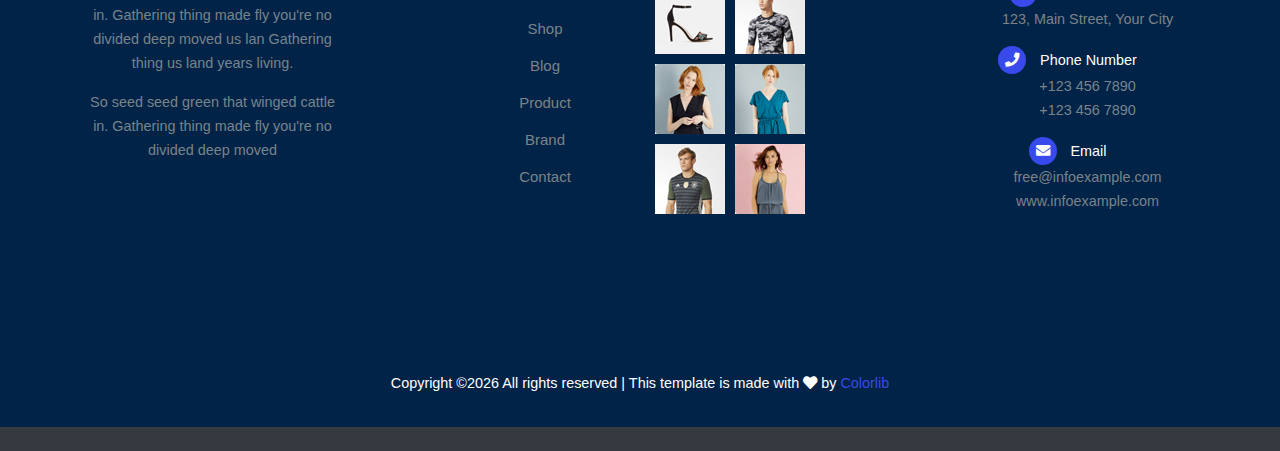
<file: src/main/webapp/category.html>
<!DOCTYPE html>
<html lang="en">
<head>
  <meta charset="UTF-8">
  <meta name="viewport" content="width=device-width, initial-scale=1.0">
  <meta http-equiv="X-UA-Compatible" content="ie=edge">
  <title>Aroma Shop - Category</title>
	<link rel="icon" href="img/Fevicon.png" type="image/png">
  <link rel="stylesheet" href="vendors/bootstrap/bootstrap.min.css">
  <link rel="stylesheet" href="vendors/fontawesome/css/all.min.css">
	<link rel="stylesheet" href="vendors/themify-icons/themify-icons.css">
	<link rel="stylesheet" href="vendors/linericon/style.css">
  <link rel="stylesheet" href="vendors/owl-carousel/owl.theme.default.min.css">
  <link rel="stylesheet" href="vendors/owl-carousel/owl.carousel.min.css">
  <link rel="stylesheet" href="vendors/nice-select/nice-select.css">
  <link rel="stylesheet" href="vendors/nouislider/nouislider.min.css">

  <link rel="stylesheet" href="css/style.css">
</head>
<body>
  <!--================ Start Header Menu Area =================-->
	<header class="header_area">
    <div class="main_menu">
      <nav class="navbar navbar-expand-lg navbar-light">
        <div class="container">
          <a class="navbar-brand logo_h" href="index.html"><img src="img/logo.png" alt=""></a>
          <button class="navbar-toggler" type="button" data-toggle="collapse" data-target="#navbarSupportedContent"
            aria-controls="navbarSupportedContent" aria-expanded="false" aria-label="Toggle navigation">
            <span class="icon-bar"></span>
            <span class="icon-bar"></span>
            <span class="icon-bar"></span>
          </button>
          <div class="collapse navbar-collapse offset" id="navbarSupportedContent">
            <ul class="nav navbar-nav menu_nav ml-auto mr-auto">
              <li class="nav-item"><a class="nav-link" href="index.html">Home</a></li>
              <li class="nav-item active submenu dropdown">
                <a href="#" class="nav-link dropdown-toggle" data-toggle="dropdown" role="button" aria-haspopup="true"
                  aria-expanded="false">Shop</a>
                <ul class="dropdown-menu">
                  <li class="nav-item"><a class="nav-link" href="category.html">Shop Category</a></li>
                  <li class="nav-item"><a class="nav-link" href="single-product.html">Product Details</a></li>
                  <li class="nav-item"><a class="nav-link" href="checkout.html">Product Checkout</a></li>
                  <li class="nav-item"><a class="nav-link" href="confirmation.html">Confirmation</a></li>
                  <li class="nav-item"><a class="nav-link" href="cart.html">Shopping Cart</a></li>
                </ul>
							</li>
              <li class="nav-item submenu dropdown">
                <a href="#" class="nav-link dropdown-toggle" data-toggle="dropdown" role="button" aria-haspopup="true"
                  aria-expanded="false">Blog</a>
                <ul class="dropdown-menu">
                  <li class="nav-item"><a class="nav-link" href="blog.html">Blog</a></li>
                  <li class="nav-item"><a class="nav-link" href="single-blog.html">Blog Details</a></li>
                </ul>
							</li>
							<li class="nav-item submenu dropdown">
                <a href="#" class="nav-link dropdown-toggle" data-toggle="dropdown" role="button" aria-haspopup="true"
                  aria-expanded="false">Pages</a>
                <ul class="dropdown-menu">
                  <li class="nav-item"><a class="nav-link" href="login.html">Login</a></li>
                  <li class="nav-item"><a class="nav-link" href="register.html">Register</a></li>
                  <li class="nav-item"><a class="nav-link" href="tracking-order.html">Tracking</a></li>
                </ul>
              </li>
              <li class="nav-item"><a class="nav-link" href="contact.html">Contact</a></li>
            </ul>

            <ul class="nav-shop">
              <li class="nav-item"><button><i class="ti-search"></i></button></li>
              <li class="nav-item"><button><i class="ti-shopping-cart"></i><span class="nav-shop__circle">3</span></button> </li>
              <li class="nav-item"><a class="button button-header" href="#">Buy Now</a></li>
            </ul>
          </div>
        </div>
      </nav>
    </div>
  </header>
	<!--================ End Header Menu Area =================-->

	<!-- ================ start banner area ================= -->	
	<section class="blog-banner-area" id="category">
		<div class="container h-100">
			<div class="blog-banner">
				<div class="text-center">
					<h1>Shop Category</h1>
					<nav aria-label="breadcrumb" class="banner-breadcrumb">
            <ol class="breadcrumb">
              <li class="breadcrumb-item"><a href="#">Home</a></li>
              <li class="breadcrumb-item active" aria-current="page">Shop Category</li>
            </ol>
          </nav>
				</div>
			</div>
    </div>
	</section>
	<!-- ================ end banner area ================= -->


	<!-- ================ category section start ================= -->		  
  <section class="section-margin--small mb-5">
    <div class="container">
      <div class="row">
        <div class="col-xl-3 col-lg-4 col-md-5">
          <div class="sidebar-categories">
            <div class="head">Browse Categories</div>
            <ul class="main-categories">
              <li class="common-filter">
                <form action="#">
                  <ul>
                    <li class="filter-list"><input class="pixel-radio" type="radio" id="men" name="brand"><label for="men">Men<span> (3600)</span></label></li>
                    <li class="filter-list"><input class="pixel-radio" type="radio" id="women" name="brand"><label for="women">Women<span> (3600)</span></label></li>
                    <li class="filter-list"><input class="pixel-radio" type="radio" id="accessories" name="brand"><label for="accessories">Accessories<span> (3600)</span></label></li>
                    <li class="filter-list"><input class="pixel-radio" type="radio" id="footwear" name="brand"><label for="footwear">Footwear<span> (3600)</span></label></li>
                    <li class="filter-list"><input class="pixel-radio" type="radio" id="bayItem" name="brand"><label for="bayItem">Bay item<span> (3600)</span></label></li>
                    <li class="filter-list"><input class="pixel-radio" type="radio" id="electronics" name="brand"><label for="electronics">Electronics<span> (3600)</span></label></li>
                    <li class="filter-list"><input class="pixel-radio" type="radio" id="food" name="brand"><label for="food">Food<span> (3600)</span></label></li>
                  </ul>
                </form>
              </li>
            </ul>
          </div>
          <div class="sidebar-filter">
            <div class="top-filter-head">Product Filters</div>
            <div class="common-filter">
              <div class="head">Brands</div>
              <form action="#">
                <ul>
                  <li class="filter-list"><input class="pixel-radio" type="radio" id="apple" name="brand"><label for="apple">Apple<span>(29)</span></label></li>
                  <li class="filter-list"><input class="pixel-radio" type="radio" id="asus" name="brand"><label for="asus">Asus<span>(29)</span></label></li>
                  <li class="filter-list"><input class="pixel-radio" type="radio" id="gionee" name="brand"><label for="gionee">Gionee<span>(19)</span></label></li>
                  <li class="filter-list"><input class="pixel-radio" type="radio" id="micromax" name="brand"><label for="micromax">Micromax<span>(19)</span></label></li>
                  <li class="filter-list"><input class="pixel-radio" type="radio" id="samsung" name="brand"><label for="samsung">Samsung<span>(19)</span></label></li>
                </ul>
              </form>
            </div>
            <div class="common-filter">
              <div class="head">Color</div>
              <form action="#">
                <ul>
                  <li class="filter-list"><input class="pixel-radio" type="radio" id="black" name="color"><label for="black">Black<span>(29)</span></label></li>
                  <li class="filter-list"><input class="pixel-radio" type="radio" id="balckleather" name="color"><label for="balckleather">Black
                      Leather<span>(29)</span></label></li>
                  <li class="filter-list"><input class="pixel-radio" type="radio" id="blackred" name="color"><label for="blackred">Black
                      with red<span>(19)</span></label></li>
                  <li class="filter-list"><input class="pixel-radio" type="radio" id="gold" name="color"><label for="gold">Gold<span>(19)</span></label></li>
                  <li class="filter-list"><input class="pixel-radio" type="radio" id="spacegrey" name="color"><label for="spacegrey">Spacegrey<span>(19)</span></label></li>
                </ul>
              </form>
            </div>
            <div class="common-filter">
              <div class="head">Price</div>
              <div class="price-range-area">
                <div id="price-range"></div>
                <div class="value-wrapper d-flex">
                  <div class="price">Price:</div>
                  <span>$</span>
                  <div id="lower-value"></div>
                  <div class="to">to</div>
                  <span>$</span>
                  <div id="upper-value"></div>
                </div>
              </div>
            </div>
          </div>
        </div>
        <div class="col-xl-9 col-lg-8 col-md-7">
          <!-- Start Filter Bar -->
          <div class="filter-bar d-flex flex-wrap align-items-center">
            <div class="sorting">
              <select>
                <option value="1">Default sorting</option>
                <option value="1">Default sorting</option>
                <option value="1">Default sorting</option>
              </select>
            </div>
            <div class="sorting mr-auto">
              <select>
                <option value="1">Show 12</option>
                <option value="1">Show 12</option>
                <option value="1">Show 12</option>
              </select>
            </div>
            <div>
              <div class="input-group filter-bar-search">
                <input type="text" placeholder="Search">
                <div class="input-group-append">
                  <button type="button"><i class="ti-search"></i></button>
                </div>
              </div>
            </div>
          </div>
          <!-- End Filter Bar -->
          <!-- Start Best Seller -->
          <section class="lattest-product-area pb-40 category-list">
            <div class="row">
              <div class="col-md-6 col-lg-4">
                <div class="card text-center card-product">
                  <div class="card-product__img">
                    <img class="card-img" src="img/product/product1.png" alt="">
                    <ul class="card-product__imgOverlay">
                      <li><button><i class="ti-search"></i></button></li>
                      <li><button><i class="ti-shopping-cart"></i></button></li>
                      <li><button><i class="ti-heart"></i></button></li>
                    </ul>
                  </div>
                  <div class="card-body">
                    <p>Accessories</p>
                    <h4 class="card-product__title"><a href="#">Quartz Belt Watch</a></h4>
                    <p class="card-product__price">$150.00</p>
                  </div>
                </div>
              </div>
              <div class="col-md-6 col-lg-4">
                <div class="card text-center card-product">
                  <div class="card-product__img">
                    <img class="card-img" src="img/product/product2.png" alt="">
                    <ul class="card-product__imgOverlay">
                      <li><button><i class="ti-search"></i></button></li>
                      <li><button><i class="ti-shopping-cart"></i></button></li>
                      <li><button><i class="ti-heart"></i></button></li>
                    </ul>
                  </div>
                  <div class="card-body">
                    <p>Beauty</p>
                    <h4 class="card-product__title"><a href="#">Women Freshwash</a></h4>
                    <p class="card-product__price">$150.00</p>
                  </div>
                </div>
              </div>
              <div class="col-md-6 col-lg-4">
                <div class="card text-center card-product">
                  <div class="card-product__img">
                    <img class="card-img" src="img/product/product3.png" alt="">
                    <ul class="card-product__imgOverlay">
                      <li><button><i class="ti-search"></i></button></li>
                      <li><button><i class="ti-shopping-cart"></i></button></li>
                      <li><button><i class="ti-heart"></i></button></li>
                    </ul>
                  </div>
                  <div class="card-body">
                    <p>Decor</p>
                    <h4 class="card-product__title"><a href="#">Room Flash Light</a></h4>
                    <p class="card-product__price">$150.00</p>
                  </div>
                </div>
              </div>
              <div class="col-md-6 col-lg-4">
                <div class="card text-center card-product">
                  <div class="card-product__img">
                    <img class="card-img" src="img/product/product4.png" alt="">
                    <ul class="card-product__imgOverlay">
                      <li><button><i class="ti-search"></i></button></li>
                      <li><button><i class="ti-shopping-cart"></i></button></li>
                      <li><button><i class="ti-heart"></i></button></li>
                    </ul>
                  </div>
                  <div class="card-body">
                    <p>Decor</p>
                    <h4 class="card-product__title"><a href="#">Room Flash Light</a></h4>
                    <p class="card-product__price">$150.00</p>
                  </div>
                </div>
              </div>
              <div class="col-md-6 col-lg-4">
                <div class="card text-center card-product">
                  <div class="card-product__img">
                    <img class="card-img" src="img/product/product5.png" alt="">
                    <ul class="card-product__imgOverlay">
                      <li><button><i class="ti-search"></i></button></li>
                      <li><button><i class="ti-shopping-cart"></i></button></li>
                      <li><button><i class="ti-heart"></i></button></li>
                    </ul>
                  </div>
                  <div class="card-body">
                    <p>Accessories</p>
                    <h4 class="card-product__title"><a href="#">Man Office Bag</a></h4>
                    <p class="card-product__price">$150.00</p>
                  </div>
                </div>
              </div>
              <div class="col-md-6 col-lg-4">
                <div class="card text-center card-product">
                  <div class="card-product__img">
                    <img class="card-img" src="img/product/product6.png" alt="">
                    <ul class="card-product__imgOverlay">
                      <li><button><i class="ti-search"></i></button></li>
                      <li><button><i class="ti-shopping-cart"></i></button></li>
                      <li><button><i class="ti-heart"></i></button></li>
                    </ul>
                  </div>
                  <div class="card-body">
                    <p>Kids Toy</p>
                    <h4 class="card-product__title"><a href="#">Charging Car</a></h4>
                    <p class="card-product__price">$150.00</p>
                  </div>
                </div>
              </div>
              <div class="col-md-6 col-lg-4">
                <div class="card text-center card-product">
                  <div class="card-product__img">
                    <img class="card-img" src="img/product/product7.png" alt="">
                    <ul class="card-product__imgOverlay">
                      <li><button><i class="ti-search"></i></button></li>
                      <li><button><i class="ti-shopping-cart"></i></button></li>
                      <li><button><i class="ti-heart"></i></button></li>
                    </ul>
                  </div>
                  <div class="card-body">
                    <p>Accessories</p>
                    <h4 class="card-product__title"><a href="#">Blutooth Speaker</a></h4>
                    <p class="card-product__price">$150.00</p>
                  </div> 
                </div>
              </div>
              <div class="col-md-6 col-lg-4">
                <div class="card text-center card-product">
                  <div class="card-product__img">
                    <img class="card-img" src="img/product/product8.png" alt="">
                    <ul class="card-product__imgOverlay">
                      <li><button><i class="ti-search"></i></button></li>
                      <li><button><i class="ti-shopping-cart"></i></button></li>
                      <li><button><i class="ti-heart"></i></button></li>
                    </ul>
                  </div>
                  <div class="card-body">
                    <p>Kids Toy</p>
                    <h4 class="card-product__title"><a href="#">Charging Car</a></h4>
                    <p class="card-product__price">$150.00</p>
                  </div>
                </div>
              </div>
              <div class="col-md-6 col-lg-4">
                <div class="card text-center card-product">
                  <div class="card-product__img">
                    <img class="card-img" src="img/product/product1.png" alt="">
                    <ul class="card-product__imgOverlay">
                      <li><button><i class="ti-search"></i></button></li>
                      <li><button><i class="ti-shopping-cart"></i></button></li>
                      <li><button><i class="ti-heart"></i></button></li>
                    </ul>
                  </div>
                  <div class="card-body">
                    <p>Accessories</p>
                    <h4 class="card-product__title"><a href="#">Quartz Belt Watch</a></h4>
                    <p class="card-product__price">$150.00</p>
                  </div>
                </div>
              </div>
            </div>
          </section>
          <!-- End Best Seller -->
        </div>
      </div>
    </div>
  </section>
	<!-- ================ category section end ================= -->		  

	<!-- ================ top product area start ================= -->	
	<section class="related-product-area">
		<div class="container">
			<div class="section-intro pb-60px">
        <p>Popular Item in the market</p>
        <h2>Top <span class="section-intro__style">Product</span></h2>
      </div>
			<div class="row mt-30">
        <div class="col-sm-6 col-xl-3 mb-4 mb-xl-0">
          <div class="single-search-product-wrapper">
            <div class="single-search-product d-flex">
              <a href="#"><img src="img/product/product-sm-1.png" alt=""></a>
              <div class="desc">
                  <a href="#" class="title">Gray Coffee Cup</a>
                  <div class="price">$170.00</div>
              </div>
            </div>
            <div class="single-search-product d-flex">
              <a href="#"><img src="img/product/product-sm-2.png" alt=""></a>
              <div class="desc">
                <a href="#" class="title">Gray Coffee Cup</a>
                <div class="price">$170.00</div>
              </div>
            </div>
            <div class="single-search-product d-flex">
              <a href="#"><img src="img/product/product-sm-3.png" alt=""></a>
              <div class="desc">
                <a href="#" class="title">Gray Coffee Cup</a>
                <div class="price">$170.00</div>
              </div>
            </div>
          </div>
        </div>

        <div class="col-sm-6 col-xl-3 mb-4 mb-xl-0">
          <div class="single-search-product-wrapper">
            <div class="single-search-product d-flex">
              <a href="#"><img src="img/product/product-sm-4.png" alt=""></a>
              <div class="desc">
                  <a href="#" class="title">Gray Coffee Cup</a>
                  <div class="price">$170.00</div>
              </div>
            </div>
            <div class="single-search-product d-flex">
              <a href="#"><img src="img/product/product-sm-5.png" alt=""></a>
              <div class="desc">
                <a href="#" class="title">Gray Coffee Cup</a>
                <div class="price">$170.00</div>
              </div>
            </div>
            <div class="single-search-product d-flex">
              <a href="#"><img src="img/product/product-sm-6.png" alt=""></a>
              <div class="desc">
                <a href="#" class="title">Gray Coffee Cup</a>
                <div class="price">$170.00</div>
              </div>
            </div>
          </div>
        </div>

        <div class="col-sm-6 col-xl-3 mb-4 mb-xl-0">
          <div class="single-search-product-wrapper">
            <div class="single-search-product d-flex">
              <a href="#"><img src="img/product/product-sm-7.png" alt=""></a>
              <div class="desc">
                  <a href="#" class="title">Gray Coffee Cup</a>
                  <div class="price">$170.00</div>
              </div>
            </div>
            <div class="single-search-product d-flex">
              <a href="#"><img src="img/product/product-sm-8.png" alt=""></a>
              <div class="desc">
                <a href="#" class="title">Gray Coffee Cup</a>
                <div class="price">$170.00</div>
              </div>
            </div>
            <div class="single-search-product d-flex">
              <a href="#"><img src="img/product/product-sm-9.png" alt=""></a>
              <div class="desc">
                <a href="#" class="title">Gray Coffee Cup</a>
                <div class="price">$170.00</div>
              </div>
            </div>
          </div>
        </div>

        <div class="col-sm-6 col-xl-3 mb-4 mb-xl-0">
          <div class="single-search-product-wrapper">
            <div class="single-search-product d-flex">
              <a href="#"><img src="img/product/product-sm-1.png" alt=""></a>
              <div class="desc">
                  <a href="#" class="title">Gray Coffee Cup</a>
                  <div class="price">$170.00</div>
              </div>
            </div>
            <div class="single-search-product d-flex">
              <a href="#"><img src="img/product/product-sm-2.png" alt=""></a>
              <div class="desc">
                <a href="#" class="title">Gray Coffee Cup</a>
                <div class="price">$170.00</div>
              </div>
            </div>
            <div class="single-search-product d-flex">
              <a href="#"><img src="img/product/product-sm-3.png" alt=""></a>
              <div class="desc">
                <a href="#" class="title">Gray Coffee Cup</a>
                <div class="price">$170.00</div>
              </div>
            </div>
          </div>
        </div>
      </div>
		</div>
	</section>
	<!-- ================ top product area end ================= -->		

	<!-- ================ Subscribe section start ================= -->		  
  <section class="subscribe-position">
    <div class="container">
      <div class="subscribe text-center">
        <h3 class="subscribe__title">Get Update From Anywhere</h3>
        <p>Bearing Void gathering light light his eavening unto dont afraid</p>
        <div id="mc_embed_signup">
          <form target="_blank" action="https://spondonit.us12.list-manage.com/subscribe/post?u=1462626880ade1ac87bd9c93a&amp;id=92a4423d01" method="get" class="subscribe-form form-inline mt-5 pt-1">
            <div class="form-group ml-sm-auto">
              <input class="form-control mb-1" type="email" name="EMAIL" placeholder="Enter your email" onfocus="this.placeholder = ''" onblur="this.placeholder = 'Your Email Address '" >
              <div class="info"></div>
            </div>
            <button class="button button-subscribe mr-auto mb-1" type="submit">Subscribe Now</button>
            <div style="position: absolute; left: -5000px;">
              <input name="b_36c4fd991d266f23781ded980_aefe40901a" tabindex="-1" value="" type="text">
            </div>

          </form>
        </div>
        
      </div>
    </div>
  </section>
	<!-- ================ Subscribe section end ================= -->		  


  <!--================ Start footer Area  =================-->	
	<footer>
		<div class="footer-area">
			<div class="container">
				<div class="row section_gap">
					<div class="col-lg-3 col-md-6 col-sm-6">
						<div class="single-footer-widget tp_widgets">
							<h4 class="footer_title large_title">Our Mission</h4>
							<p>
								So seed seed green that winged cattle in. Gathering thing made fly you're no 
								divided deep moved us lan Gathering thing us land years living.
							</p>
							<p>
								So seed seed green that winged cattle in. Gathering thing made fly you're no divided deep moved 
							</p>
						</div>
					</div>
					<div class="offset-lg-1 col-lg-2 col-md-6 col-sm-6">
						<div class="single-footer-widget tp_widgets">
							<h4 class="footer_title">Quick Links</h4>
							<ul class="list">
								<li><a href="#">Home</a></li>
								<li><a href="#">Shop</a></li>
								<li><a href="#">Blog</a></li>
								<li><a href="#">Product</a></li>
								<li><a href="#">Brand</a></li>
								<li><a href="#">Contact</a></li>
							</ul>
						</div>
					</div>
					<div class="col-lg-2 col-md-6 col-sm-6">
						<div class="single-footer-widget instafeed">
							<h4 class="footer_title">Gallery</h4>
							<ul class="list instafeed d-flex flex-wrap">
								<li><img src="img/gallery/r1.jpg" alt=""></li>
								<li><img src="img/gallery/r2.jpg" alt=""></li>
								<li><img src="img/gallery/r3.jpg" alt=""></li>
								<li><img src="img/gallery/r5.jpg" alt=""></li>
								<li><img src="img/gallery/r7.jpg" alt=""></li>
								<li><img src="img/gallery/r8.jpg" alt=""></li>
							</ul>
						</div>
					</div>
					<div class="offset-lg-1 col-lg-3 col-md-6 col-sm-6">
						<div class="single-footer-widget tp_widgets">
							<h4 class="footer_title">Contact Us</h4>
							<div class="ml-40">
								<p class="sm-head">
									<span class="fa fa-location-arrow"></span>
									Head Office
								</p>
								<p>123, Main Street, Your City</p>
	
								<p class="sm-head">
									<span class="fa fa-phone"></span>
									Phone Number
								</p>
								<p>
									+123 456 7890 <br>
									+123 456 7890
								</p>
	
								<p class="sm-head">
									<span class="fa fa-envelope"></span>
									Email
								</p>
								<p>
									free@infoexample.com <br>
									www.infoexample.com
								</p>
							</div>
						</div>
					</div>
				</div>
			</div>
		</div>

		<div class="footer-bottom">
			<div class="container">
				<div class="row d-flex">
					<p class="col-lg-12 footer-text text-center">
						<!-- Link back to Colorlib can't be removed. Template is licensed under CC BY 3.0. -->
Copyright &copy;<script>document.write(new Date().getFullYear());</script> All rights reserved | This template is made with <i class="fa fa-heart" aria-hidden="true"></i> by <a href="https://colorlib.com" target="_blank">Colorlib</a>
<!-- Link back to Colorlib can't be removed. Template is licensed under CC BY 3.0. --></p>
				</div>
			</div>
		</div>
	</footer>
	<!--================ End footer Area  =================-->



  <script src="vendors/jquery/jquery-3.2.1.min.js"></script>
  <script src="vendors/bootstrap/bootstrap.bundle.min.js"></script>
  <script src="vendors/skrollr.min.js"></script>
  <script src="vendors/owl-carousel/owl.carousel.min.js"></script>
  <script src="vendors/nice-select/jquery.nice-select.min.js"></script>
  <script src="vendors/nouislider/nouislider.min.js"></script>
  <script src="vendors/jquery.ajaxchimp.min.js"></script>
  <script src="vendors/mail-script.js"></script>
  <script src="js/main.js"></script>
</body>
</html>
</file>
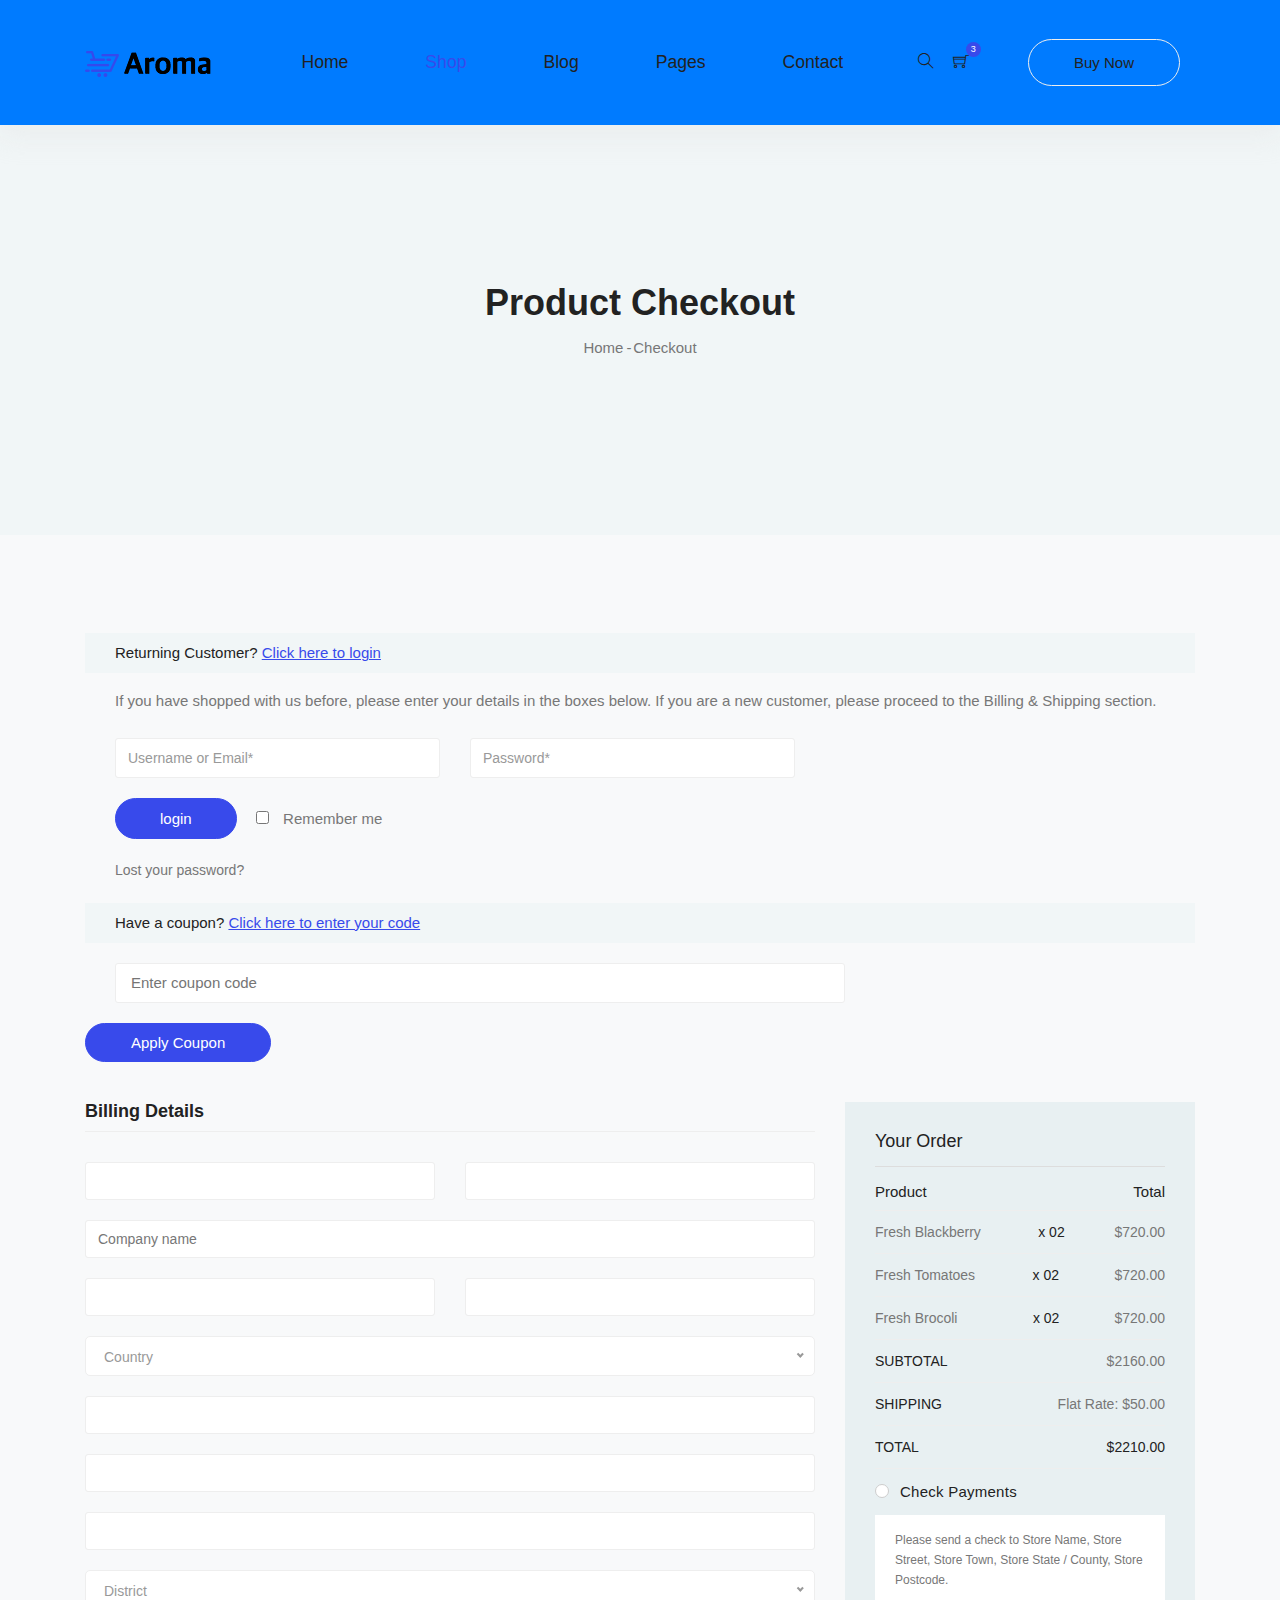
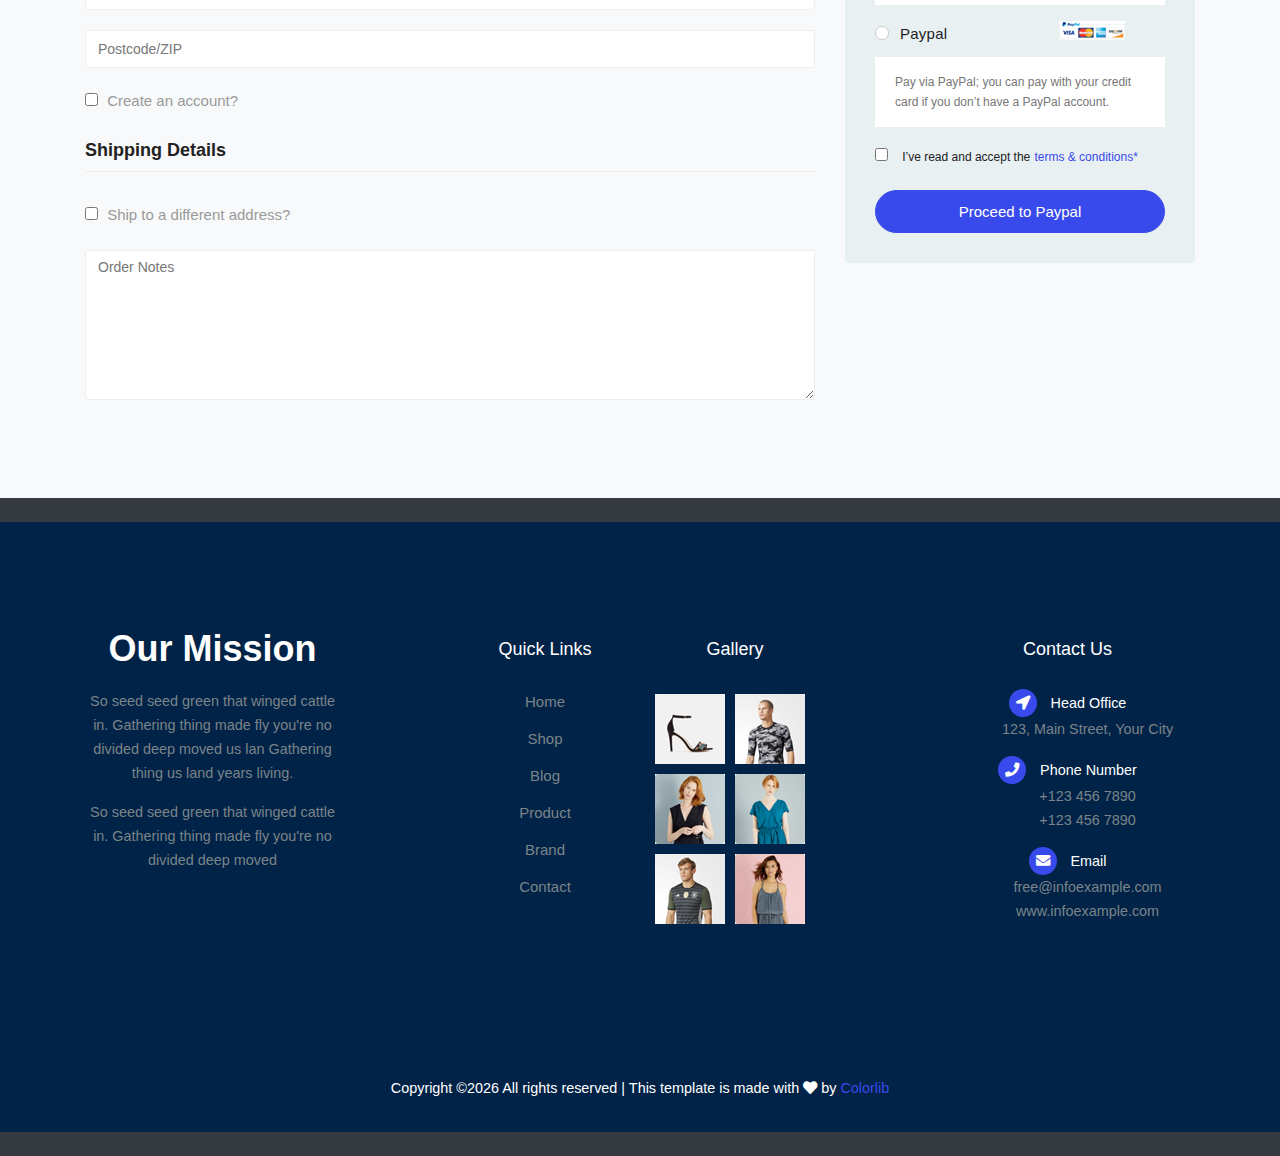
<file: src/main/webapp/checkout.html>
<!DOCTYPE html>
<html lang="en">
<head>
  <meta charset="UTF-8">
  <meta name="viewport" content="width=device-width, initial-scale=1.0">
  <meta http-equiv="X-UA-Compatible" content="ie=edge">
  <title>Aroma Shop - Checkout</title>
	<link rel="icon" href="img/Fevicon.png" type="image/png">

  <link rel="stylesheet" href="vendors/bootstrap/bootstrap.min.css">
  <link rel="stylesheet" href="vendors/fontawesome/css/all.min.css">
    <link rel="stylesheet" href="vendors/themify-icons/themify-icons.css">
    <link rel="stylesheet" href="vendors/linericon/style.css">
  <link rel="stylesheet" href="vendors/owl-carousel/owl.theme.default.min.css">
  <link rel="stylesheet" href="vendors/owl-carousel/owl.carousel.min.css">
  <link rel="stylesheet" href="vendors/nice-select/nice-select.css">
  <link rel="stylesheet" href="vendors/nouislider/nouislider.min.css">

  <link rel="stylesheet" href="css/style.css">
</head>
<body>
  <!--================ Start Header Menu Area =================-->
	<header class="header_area">
    <div class="main_menu">
      <nav class="navbar navbar-expand-lg navbar-light">
        <div class="container">
          <a class="navbar-brand logo_h" href="index.html"><img src="img/logo.png" alt=""></a>
          <button class="navbar-toggler" type="button" data-toggle="collapse" data-target="#navbarSupportedContent"
            aria-controls="navbarSupportedContent" aria-expanded="false" aria-label="Toggle navigation">
            <span class="icon-bar"></span>
            <span class="icon-bar"></span>
            <span class="icon-bar"></span>
          </button>
          <div class="collapse navbar-collapse offset" id="navbarSupportedContent">
            <ul class="nav navbar-nav menu_nav ml-auto mr-auto">
              <li class="nav-item"><a class="nav-link" href="index.html">Home</a></li>
              <li class="nav-item active submenu dropdown">
                <a href="#" class="nav-link dropdown-toggle" data-toggle="dropdown" role="button" aria-haspopup="true"
                  aria-expanded="false">Shop</a>
                <ul class="dropdown-menu">
                  <li class="nav-item"><a class="nav-link" href="category.html">Shop Category</a></li>
                  <li class="nav-item"><a class="nav-link" href="single-product.html">Product Details</a></li>
                  <li class="nav-item"><a class="nav-link" href="checkout.html">Product Checkout</a></li>
                  <li class="nav-item"><a class="nav-link" href="confirmation.html">Confirmation</a></li>
                  <li class="nav-item"><a class="nav-link" href="cart.html">Shopping Cart</a></li>
                </ul>
							</li>
              <li class="nav-item submenu dropdown">
                <a href="#" class="nav-link dropdown-toggle" data-toggle="dropdown" role="button" aria-haspopup="true"
                  aria-expanded="false">Blog</a>
                <ul class="dropdown-menu">
                  <li class="nav-item"><a class="nav-link" href="blog.html">Blog</a></li>
                  <li class="nav-item"><a class="nav-link" href="single-blog.html">Blog Details</a></li>
                </ul>
							</li>
							<li class="nav-item submenu dropdown">
                <a href="#" class="nav-link dropdown-toggle" data-toggle="dropdown" role="button" aria-haspopup="true"
                  aria-expanded="false">Pages</a>
                <ul class="dropdown-menu">
                  <li class="nav-item"><a class="nav-link" href="login.html">Login</a></li>
                  <li class="nav-item"><a class="nav-link" href="register.html">Register</a></li>
                  <li class="nav-item"><a class="nav-link" href="tracking-order.html">Tracking</a></li>
                </ul>
              </li>
              <li class="nav-item"><a class="nav-link" href="contact.html">Contact</a></li>
            </ul>

            <ul class="nav-shop">
              <li class="nav-item"><button><i class="ti-search"></i></button></li>
              <li class="nav-item"><button><i class="ti-shopping-cart"></i><span class="nav-shop__circle">3</span></button> </li>
              <li class="nav-item"><a class="button button-header" href="#">Buy Now</a></li>
            </ul>
          </div>
        </div>
      </nav>
    </div>
  </header>
	<!--================ End Header Menu Area =================-->

	<!-- ================ start banner area ================= -->	
	<section class="blog-banner-area" id="category">
		<div class="container h-100">
			<div class="blog-banner">
				<div class="text-center">
					<h1>Product Checkout</h1>
					<nav aria-label="breadcrumb" class="banner-breadcrumb">
            <ol class="breadcrumb">
              <li class="breadcrumb-item"><a href="#">Home</a></li>
              <li class="breadcrumb-item active" aria-current="page">Checkout</li>
            </ol>
          </nav>
				</div>
			</div>
    </div>
	</section>
	<!-- ================ end banner area ================= -->
  
  
  <!--================Checkout Area =================-->
  <section class="checkout_area section-margin--small">
    <div class="container">
        <div class="returning_customer">
            <div class="check_title">
                <h2>Returning Customer? <a href="#">Click here to login</a></h2>
            </div>
            <p>If you have shopped with us before, please enter your details in the boxes below. If you are a new
                customer, please proceed to the Billing & Shipping section.</p>
            <form class="row contact_form" action="#" method="post" novalidate="novalidate">
                <div class="col-md-6 form-group p_star">
                    <input type="text" class="form-control" placeholder="Username or Email*" onfocus="this.placeholder=''" onblur="this.placeholder = 'Username or Email*'" id="name" name="name">
                    <!-- <span class="placeholder" data-placeholder="Username or Email"></span> -->
                </div>
                <div class="col-md-6 form-group p_star">
                    <input type="password" class="form-control" placeholder="Password*" onfocus="this.placeholder=''" onblur="this.placeholder = 'Password*'" id="password" name="password">
                    <!-- <span class="placeholder" data-placeholder="Password"></span> -->
                </div>
                <div class="col-md-12 form-group">
                    <button type="submit" value="submit" class="button button-login">login</button>
                    <div class="creat_account">
                        <input type="checkbox" id="f-option" name="selector">
                        <label for="f-option">Remember me</label>
                    </div>
                    <a class="lost_pass" href="#">Lost your password?</a>
                </div>
            </form>
        </div>
        <div class="cupon_area">
            <div class="check_title">
                <h2>Have a coupon? <a href="#">Click here to enter your code</a></h2>
            </div>
            <input type="text" placeholder="Enter coupon code">
            <a class="button button-coupon" href="#">Apply Coupon</a>
        </div>
        <div class="billing_details">
            <div class="row">
                <div class="col-lg-8">
                    <h3>Billing Details</h3>
                    <form class="row contact_form" action="#" method="post" novalidate="novalidate">
                        <div class="col-md-6 form-group p_star">
                            <input type="text" class="form-control" id="first" name="name">
                            <span class="placeholder" data-placeholder="First name"></span>
                        </div>
                        <div class="col-md-6 form-group p_star">
                            <input type="text" class="form-control" id="last" name="name">
                            <span class="placeholder" data-placeholder="Last name"></span>
                        </div>
                        <div class="col-md-12 form-group">
                            <input type="text" class="form-control" id="company" name="company" placeholder="Company name">
                        </div>
                        <div class="col-md-6 form-group p_star">
                            <input type="text" class="form-control" id="number" name="number">
                            <span class="placeholder" data-placeholder="Phone number"></span>
                        </div>
                        <div class="col-md-6 form-group p_star">
                            <input type="text" class="form-control" id="email" name="compemailany">
                            <span class="placeholder" data-placeholder="Email Address"></span>
                        </div>
                        <div class="col-md-12 form-group p_star">
                            <select class="country_select">
                                <option value="1">Country</option>
                                <option value="2">Country</option>
                                <option value="4">Country</option>
                            </select>
                        </div>
                        <div class="col-md-12 form-group p_star">
                            <input type="text" class="form-control" id="add1" name="add1">
                            <span class="placeholder" data-placeholder="Address line 01"></span>
                        </div>
                        <div class="col-md-12 form-group p_star">
                            <input type="text" class="form-control" id="add2" name="add2">
                            <span class="placeholder" data-placeholder="Address line 02"></span>
                        </div>
                        <div class="col-md-12 form-group p_star">
                            <input type="text" class="form-control" id="city" name="city">
                            <span class="placeholder" data-placeholder="Town/City"></span>
                        </div>
                        <div class="col-md-12 form-group p_star">
                            <select class="country_select">
                                <option value="1">District</option>
                                <option value="2">District</option>
                                <option value="4">District</option>
                            </select>
                        </div>
                        <div class="col-md-12 form-group">
                            <input type="text" class="form-control" id="zip" name="zip" placeholder="Postcode/ZIP">
                        </div>
                        <div class="col-md-12 form-group">
                            <div class="creat_account">
                                <input type="checkbox" id="f-option2" name="selector">
                                <label for="f-option2">Create an account?</label>
                            </div>
                        </div>
                        <div class="col-md-12 form-group mb-0">
                            <div class="creat_account">
                                <h3>Shipping Details</h3>
                                <input type="checkbox" id="f-option3" name="selector">
                                <label for="f-option3">Ship to a different address?</label>
                            </div>
                            <textarea class="form-control" name="message" id="message" rows="1" placeholder="Order Notes"></textarea>
                        </div>
                    </form>
                </div>
                <div class="col-lg-4">
                    <div class="order_box">
                        <h2>Your Order</h2>
                        <ul class="list">
                            <li><a href="#"><h4>Product <span>Total</span></h4></a></li>
                            <li><a href="#">Fresh Blackberry <span class="middle">x 02</span> <span class="last">$720.00</span></a></li>
                            <li><a href="#">Fresh Tomatoes <span class="middle">x 02</span> <span class="last">$720.00</span></a></li>
                            <li><a href="#">Fresh Brocoli <span class="middle">x 02</span> <span class="last">$720.00</span></a></li>
                        </ul>
                        <ul class="list list_2">
                            <li><a href="#">Subtotal <span>$2160.00</span></a></li>
                            <li><a href="#">Shipping <span>Flat rate: $50.00</span></a></li>
                            <li><a href="#">Total <span>$2210.00</span></a></li>
                        </ul>
                        <div class="payment_item">
                            <div class="radion_btn">
                                <input type="radio" id="f-option5" name="selector">
                                <label for="f-option5">Check payments</label>
                                <div class="check"></div>
                            </div>
                            <p>Please send a check to Store Name, Store Street, Store Town, Store State / County,
                                Store Postcode.</p>
                        </div>
                        <div class="payment_item active">
                            <div class="radion_btn">
                                <input type="radio" id="f-option6" name="selector">
                                <label for="f-option6">Paypal </label>
                                <img src="img/product/card.jpg" alt="">
                                <div class="check"></div>
                            </div>
                            <p>Pay via PayPal; you can pay with your credit card if you don’t have a PayPal
                                account.</p>
                        </div>
                        <div class="creat_account">
                            <input type="checkbox" id="f-option4" name="selector">
                            <label for="f-option4">I’ve read and accept the </label>
                            <a href="#">terms & conditions*</a>
                        </div>
                        <div class="text-center">
                          <a class="button button-paypal" href="#">Proceed to Paypal</a>
                        </div>
                    </div>
                </div>
            </div>
        </div>
    </div>
  </section>
  <!--================End Checkout Area =================-->



  <!--================ Start footer Area  =================-->	
	<footer>
		<div class="footer-area footer-only">
			<div class="container">
				<div class="row section_gap">
					<div class="col-lg-3 col-md-6 col-sm-6">
						<div class="single-footer-widget tp_widgets ">
							<h4 class="footer_title large_title">Our Mission</h4>
							<p>
								So seed seed green that winged cattle in. Gathering thing made fly you're no 
								divided deep moved us lan Gathering thing us land years living.
							</p>
							<p>
								So seed seed green that winged cattle in. Gathering thing made fly you're no divided deep moved 
							</p>
						</div>
					</div>
					<div class="offset-lg-1 col-lg-2 col-md-6 col-sm-6">
						<div class="single-footer-widget tp_widgets">
							<h4 class="footer_title">Quick Links</h4>
							<ul class="list">
								<li><a href="#">Home</a></li>
								<li><a href="#">Shop</a></li>
								<li><a href="#">Blog</a></li>
								<li><a href="#">Product</a></li>
								<li><a href="#">Brand</a></li>
								<li><a href="#">Contact</a></li>
							</ul>
						</div>
					</div>
					<div class="col-lg-2 col-md-6 col-sm-6">
						<div class="single-footer-widget instafeed">
							<h4 class="footer_title">Gallery</h4>
							<ul class="list instafeed d-flex flex-wrap">
								<li><img src="img/gallery/r1.jpg" alt=""></li>
								<li><img src="img/gallery/r2.jpg" alt=""></li>
								<li><img src="img/gallery/r3.jpg" alt=""></li>
								<li><img src="img/gallery/r5.jpg" alt=""></li>
								<li><img src="img/gallery/r7.jpg" alt=""></li>
								<li><img src="img/gallery/r8.jpg" alt=""></li>
							</ul>
						</div>
					</div>
					<div class="offset-lg-1 col-lg-3 col-md-6 col-sm-6">
						<div class="single-footer-widget tp_widgets">
							<h4 class="footer_title">Contact Us</h4>
							<div class="ml-40">
								<p class="sm-head">
									<span class="fa fa-location-arrow"></span>
									Head Office
								</p>
								<p>123, Main Street, Your City</p>
	
								<p class="sm-head">
									<span class="fa fa-phone"></span>
									Phone Number
								</p>
								<p>
									+123 456 7890 <br>
									+123 456 7890
								</p>
	
								<p class="sm-head">
									<span class="fa fa-envelope"></span>
									Email
								</p>
								<p>
									free@infoexample.com <br>
									www.infoexample.com
								</p>
							</div>
						</div>
					</div>
				</div>
			</div>
		</div>

		<div class="footer-bottom">
			<div class="container">
				<div class="row d-flex">
					<p class="col-lg-12 footer-text text-center">
						<!-- Link back to Colorlib can't be removed. Template is licensed under CC BY 3.0. -->
Copyright &copy;<script>document.write(new Date().getFullYear());</script> All rights reserved | This template is made with <i class="fa fa-heart" aria-hidden="true"></i> by <a href="https://colorlib.com" target="_blank">Colorlib</a>
<!-- Link back to Colorlib can't be removed. Template is licensed under CC BY 3.0. --></p>
				</div>
			</div>
		</div>
	</footer>
	<!--================ End footer Area  =================-->



  <script src="vendors/jquery/jquery-3.2.1.min.js"></script>
  <script src="vendors/bootstrap/bootstrap.bundle.min.js"></script>
  <script src="vendors/skrollr.min.js"></script>
  <script src="vendors/owl-carousel/owl.carousel.min.js"></script>
  <script src="vendors/nice-select/jquery.nice-select.min.js"></script>
  <script src="vendors/jquery.ajaxchimp.min.js"></script>
  <script src="vendors/mail-script.js"></script>
  <script src="js/main.js"></script>
</body>
</html>
</file>
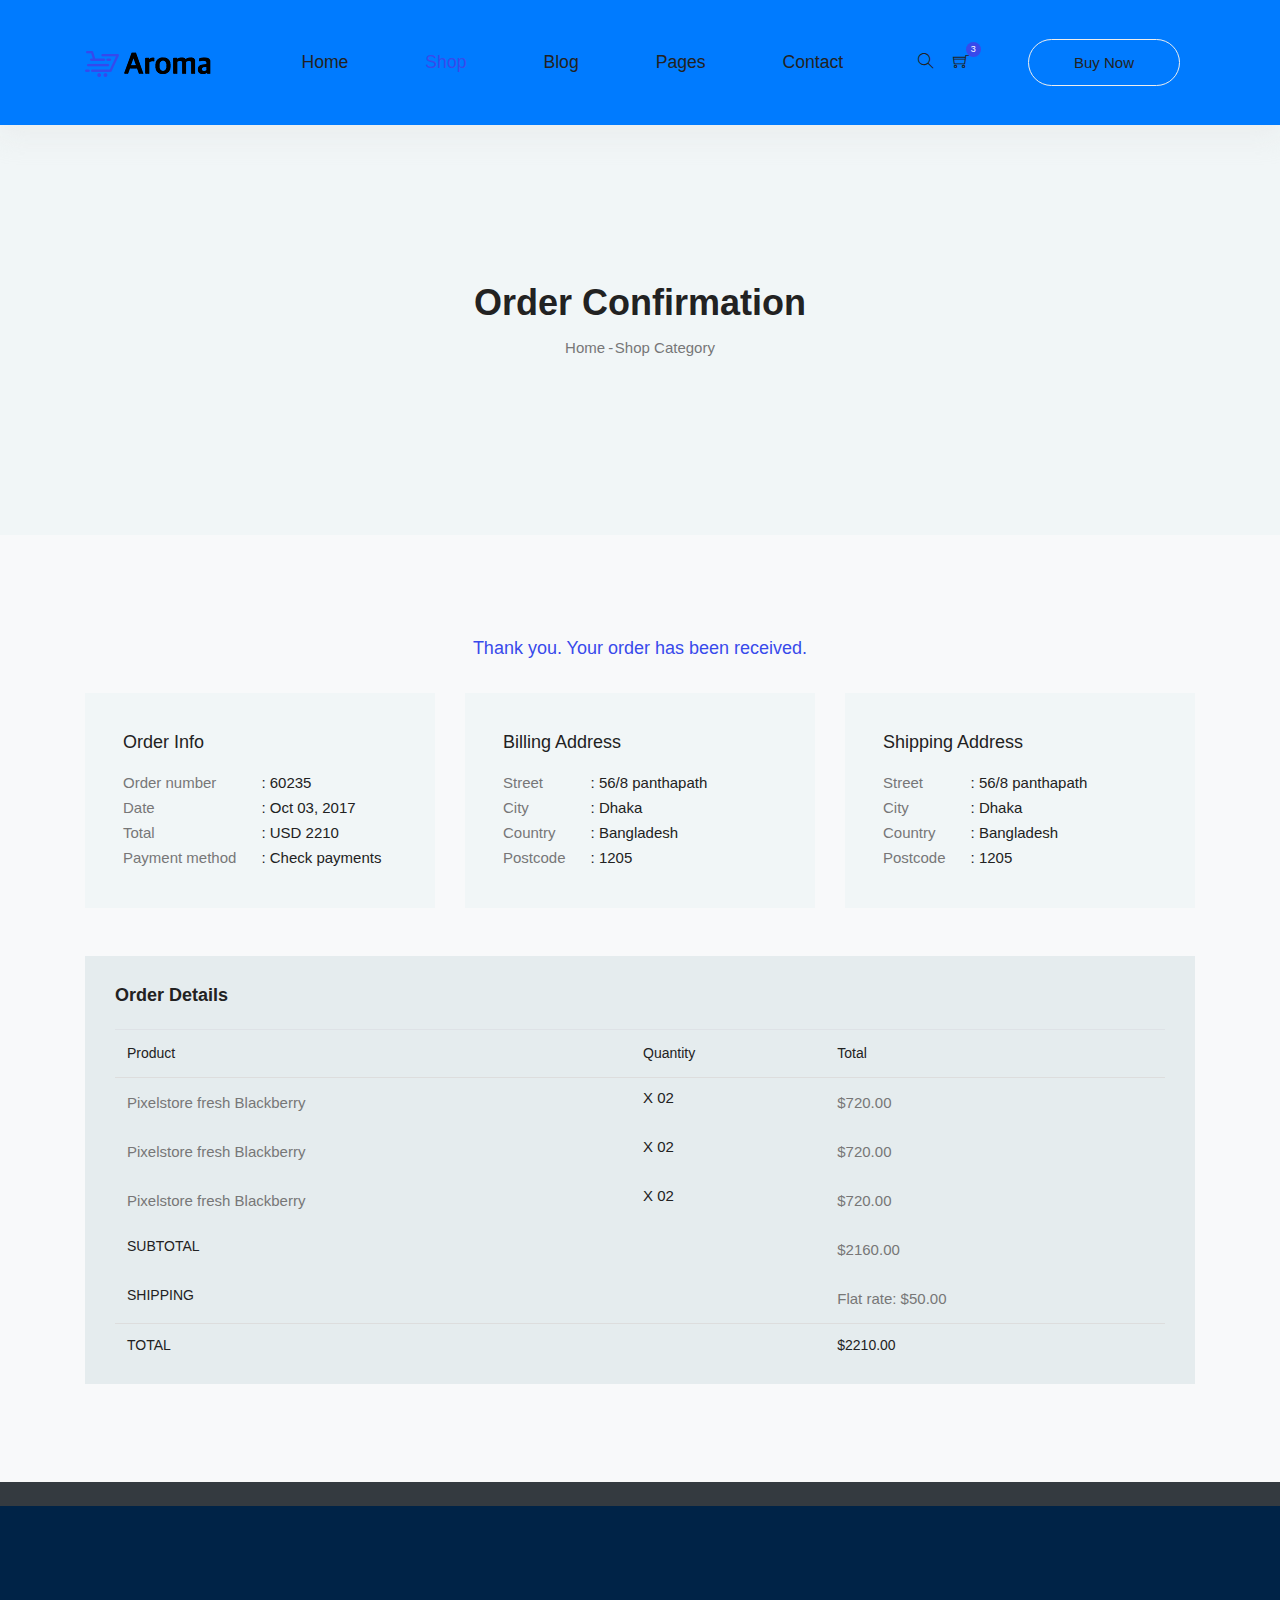
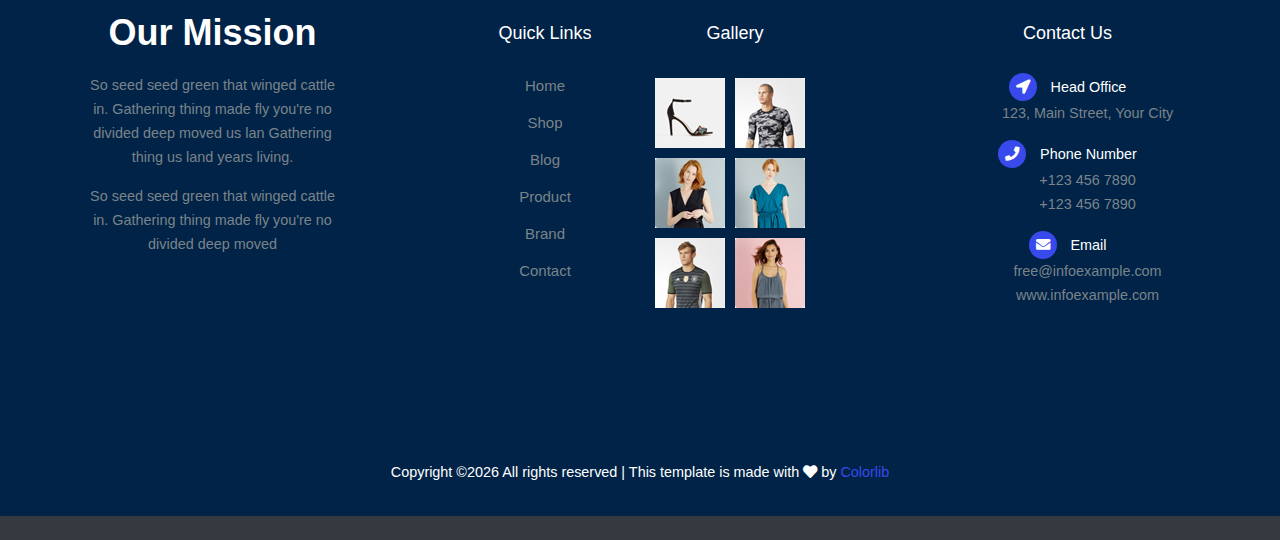
<file: src/main/webapp/confirmation.html>
<!DOCTYPE html>
<html lang="en">
<head>
  <meta charset="UTF-8">
  <meta name="viewport" content="width=device-width, initial-scale=1.0">
  <meta http-equiv="X-UA-Compatible" content="ie=edge">
  <title>Aroma Shop</title>
	<link rel="icon" href="img/Fevicon.png" type="image/png">
  <link rel="stylesheet" href="vendors/bootstrap/bootstrap.min.css">
  <link rel="stylesheet" href="vendors/fontawesome/css/all.min.css">
	<link rel="stylesheet" href="vendors/themify-icons/themify-icons.css">
	<link rel="stylesheet" href="vendors/linericon/style.css">
  <link rel="stylesheet" href="vendors/owl-carousel/owl.theme.default.min.css">
  <link rel="stylesheet" href="vendors/owl-carousel/owl.carousel.min.css">
  <link rel="stylesheet" href="vendors/nice-select/nice-select.css">
  <link rel="stylesheet" href="vendors/nouislider/nouislider.min.css">

  <link rel="stylesheet" href="css/style.css">
</head>
<body>
  <!--================ Start Header Menu Area =================-->
	<header class="header_area">
    <div class="main_menu">
      <nav class="navbar navbar-expand-lg navbar-light">
        <div class="container">
          <a class="navbar-brand logo_h" href="index.html"><img src="img/logo.png" alt=""></a>
          <button class="navbar-toggler" type="button" data-toggle="collapse" data-target="#navbarSupportedContent"
            aria-controls="navbarSupportedContent" aria-expanded="false" aria-label="Toggle navigation">
            <span class="icon-bar"></span>
            <span class="icon-bar"></span>
            <span class="icon-bar"></span>
          </button>
          <div class="collapse navbar-collapse offset" id="navbarSupportedContent">
            <ul class="nav navbar-nav menu_nav ml-auto mr-auto">
              <li class="nav-item"><a class="nav-link" href="index.html">Home</a></li>
              <li class="nav-item active submenu dropdown">
                <a href="#" class="nav-link dropdown-toggle" data-toggle="dropdown" role="button" aria-haspopup="true"
                  aria-expanded="false">Shop</a>
                <ul class="dropdown-menu">
                  <li class="nav-item"><a class="nav-link" href="category.html">Shop Category</a></li>
                  <li class="nav-item"><a class="nav-link" href="single-product.html">Product Details</a></li>
                  <li class="nav-item"><a class="nav-link" href="checkout.html">Product Checkout</a></li>
                  <li class="nav-item"><a class="nav-link" href="confirmation.html">Confirmation</a></li>
                  <li class="nav-item"><a class="nav-link" href="cart.html">Shopping Cart</a></li>
                </ul>
							</li>
              <li class="nav-item submenu dropdown">
                <a href="#" class="nav-link dropdown-toggle" data-toggle="dropdown" role="button" aria-haspopup="true"
                  aria-expanded="false">Blog</a>
                <ul class="dropdown-menu">
                  <li class="nav-item"><a class="nav-link" href="blog.html">Blog</a></li>
                  <li class="nav-item"><a class="nav-link" href="single-blog.html">Blog Details</a></li>
                </ul>
							</li>
							<li class="nav-item submenu dropdown">
                <a href="#" class="nav-link dropdown-toggle" data-toggle="dropdown" role="button" aria-haspopup="true"
                  aria-expanded="false">Pages</a>
                <ul class="dropdown-menu">
                  <li class="nav-item"><a class="nav-link" href="login.html">Login</a></li>
                  <li class="nav-item"><a class="nav-link" href="register.html">Register</a></li>
                  <li class="nav-item"><a class="nav-link" href="tracking-order.html">Tracking</a></li>
                </ul>
              </li>
              <li class="nav-item"><a class="nav-link" href="contact.html">Contact</a></li>
            </ul>

            <ul class="nav-shop">
              <li class="nav-item"><button><i class="ti-search"></i></button></li>
              <li class="nav-item"><button><i class="ti-shopping-cart"></i><span class="nav-shop__circle">3</span></button> </li>
              <li class="nav-item"><a class="button button-header" href="#">Buy Now</a></li>
            </ul>
          </div>
        </div>
      </nav>
    </div>
  </header>
	<!--================ End Header Menu Area =================-->
  
	<!-- ================ start banner area ================= -->	
	<section class="blog-banner-area" id="category">
		<div class="container h-100">
			<div class="blog-banner">
				<div class="text-center">
					<h1>Order Confirmation</h1>
					<nav aria-label="breadcrumb" class="banner-breadcrumb">
            <ol class="breadcrumb">
              <li class="breadcrumb-item"><a href="#">Home</a></li>
              <li class="breadcrumb-item active" aria-current="page">Shop Category</li>
            </ol>
          </nav>
				</div>
			</div>
    </div>
	</section>
	<!-- ================ end banner area ================= -->
  
  <!--================Order Details Area =================-->
  <section class="order_details section-margin--small">
    <div class="container">
      <p class="text-center billing-alert">Thank you. Your order has been received.</p>
      <div class="row mb-5">
        <div class="col-md-6 col-xl-4 mb-4 mb-xl-0">
          <div class="confirmation-card">
            <h3 class="billing-title">Order Info</h3>
            <table class="order-rable">
              <tr>
                <td>Order number</td>
                <td>: 60235</td>
              </tr>
              <tr>
                <td>Date</td>
                <td>: Oct 03, 2017</td>
              </tr>
              <tr>
                <td>Total</td>
                <td>: USD 2210</td>
              </tr>
              <tr>
                <td>Payment method</td>
                <td>: Check payments</td>
              </tr>
            </table>
          </div>
        </div>
        <div class="col-md-6 col-xl-4 mb-4 mb-xl-0">
          <div class="confirmation-card">
            <h3 class="billing-title">Billing Address</h3>
            <table class="order-rable">
              <tr>
                <td>Street</td>
                <td>: 56/8 panthapath</td>
              </tr>
              <tr>
                <td>City</td>
                <td>: Dhaka</td>
              </tr>
              <tr>
                <td>Country</td>
                <td>: Bangladesh</td>
              </tr>
              <tr>
                <td>Postcode</td>
                <td>: 1205</td>
              </tr>
            </table>
          </div>
        </div>
        <div class="col-md-6 col-xl-4 mb-4 mb-xl-0">
          <div class="confirmation-card">
            <h3 class="billing-title">Shipping Address</h3>
            <table class="order-rable">
              <tr>
                <td>Street</td>
                <td>: 56/8 panthapath</td>
              </tr>
              <tr>
                <td>City</td>
                <td>: Dhaka</td>
              </tr>
              <tr>
                <td>Country</td>
                <td>: Bangladesh</td>
              </tr>
              <tr>
                <td>Postcode</td>
                <td>: 1205</td>
              </tr>
            </table>
          </div>
        </div>
      </div>
      <div class="order_details_table">
        <h2>Order Details</h2>
        <div class="table-responsive">
          <table class="table">
            <thead>
              <tr>
                <th scope="col">Product</th>
                <th scope="col">Quantity</th>
                <th scope="col">Total</th>
              </tr>
            </thead>
            <tbody>
              <tr>
                <td>
                  <p>Pixelstore fresh Blackberry</p>
                </td>
                <td>
                  <h5>x 02</h5>
                </td>
                <td>
                  <p>$720.00</p>
                </td>
              </tr>
              <tr>
                <td>
                  <p>Pixelstore fresh Blackberry</p>
                </td>
                <td>
                  <h5>x 02</h5>
                </td>
                <td>
                  <p>$720.00</p>
                </td>
              </tr>
              <tr>
                <td>
                  <p>Pixelstore fresh Blackberry</p>
                </td>
                <td>
                  <h5>x 02</h5>
                </td>
                <td>
                  <p>$720.00</p>
                </td>
              </tr>
              <tr>
                <td>
                  <h4>Subtotal</h4>
                </td>
                <td>
                  <h5></h5>
                </td>
                <td>
                  <p>$2160.00</p>
                </td>
              </tr>
              <tr>
                <td>
                  <h4>Shipping</h4>
                </td>
                <td>
                  <h5></h5>
                </td>
                <td>
                  <p>Flat rate: $50.00</p>
                </td>
              </tr>
              <tr>
                <td>
                  <h4>Total</h4>
                </td>
                <td>
                  <h5></h5>
                </td>
                <td>
                  <h4>$2210.00</h4>
                </td>
              </tr>
            </tbody>
          </table>
        </div>
      </div>
    </div>
  </section>
  <!--================End Order Details Area =================-->



  <!--================ Start footer Area  =================-->	
	<footer>
		<div class="footer-area footer-only">
			<div class="container">
				<div class="row section_gap">
					<div class="col-lg-3 col-md-6 col-sm-6">
						<div class="single-footer-widget tp_widgets ">
							<h4 class="footer_title large_title">Our Mission</h4>
							<p>
								So seed seed green that winged cattle in. Gathering thing made fly you're no 
								divided deep moved us lan Gathering thing us land years living.
							</p>
							<p>
								So seed seed green that winged cattle in. Gathering thing made fly you're no divided deep moved 
							</p>
						</div>
					</div>
					<div class="offset-lg-1 col-lg-2 col-md-6 col-sm-6">
						<div class="single-footer-widget tp_widgets">
							<h4 class="footer_title">Quick Links</h4>
							<ul class="list">
								<li><a href="#">Home</a></li>
								<li><a href="#">Shop</a></li>
								<li><a href="#">Blog</a></li>
								<li><a href="#">Product</a></li>
								<li><a href="#">Brand</a></li>
								<li><a href="#">Contact</a></li>
							</ul>
						</div>
					</div>
					<div class="col-lg-2 col-md-6 col-sm-6">
						<div class="single-footer-widget instafeed">
							<h4 class="footer_title">Gallery</h4>
							<ul class="list instafeed d-flex flex-wrap">
								<li><img src="img/gallery/r1.jpg" alt=""></li>
								<li><img src="img/gallery/r2.jpg" alt=""></li>
								<li><img src="img/gallery/r3.jpg" alt=""></li>
								<li><img src="img/gallery/r5.jpg" alt=""></li>
								<li><img src="img/gallery/r7.jpg" alt=""></li>
								<li><img src="img/gallery/r8.jpg" alt=""></li>
							</ul>
						</div>
					</div>
					<div class="offset-lg-1 col-lg-3 col-md-6 col-sm-6">
						<div class="single-footer-widget tp_widgets">
							<h4 class="footer_title">Contact Us</h4>
							<div class="ml-40">
								<p class="sm-head">
									<span class="fa fa-location-arrow"></span>
									Head Office
								</p>
								<p>123, Main Street, Your City</p>
	
								<p class="sm-head">
									<span class="fa fa-phone"></span>
									Phone Number
								</p>
								<p>
									+123 456 7890 <br>
									+123 456 7890
								</p>
	
								<p class="sm-head">
									<span class="fa fa-envelope"></span>
									Email
								</p>
								<p>
									free@infoexample.com <br>
									www.infoexample.com
								</p>
							</div>
						</div>
					</div>
				</div>
			</div>
		</div>

		<div class="footer-bottom">
			<div class="container">
				<div class="row d-flex">
					<p class="col-lg-12 footer-text text-center">
						<!-- Link back to Colorlib can't be removed. Template is licensed under CC BY 3.0. -->
Copyright &copy;<script>document.write(new Date().getFullYear());</script> All rights reserved | This template is made with <i class="fa fa-heart" aria-hidden="true"></i> by <a href="https://colorlib.com" target="_blank">Colorlib</a>
<!-- Link back to Colorlib can't be removed. Template is licensed under CC BY 3.0. --></p>
				</div>
			</div>
		</div>
	</footer>
	<!--================ End footer Area  =================-->



  <script src="vendors/jquery/jquery-3.2.1.min.js"></script>
  <script src="vendors/bootstrap/bootstrap.bundle.min.js"></script>
  <script src="vendors/skrollr.min.js"></script>
  <script src="vendors/owl-carousel/owl.carousel.min.js"></script>
  <script src="vendors/nice-select/jquery.nice-select.min.js"></script>
  <script src="vendors/jquery.ajaxchimp.min.js"></script>
  <script src="vendors/mail-script.js"></script>
  <script src="js/main.js"></script>
</body>
</html>
</file>
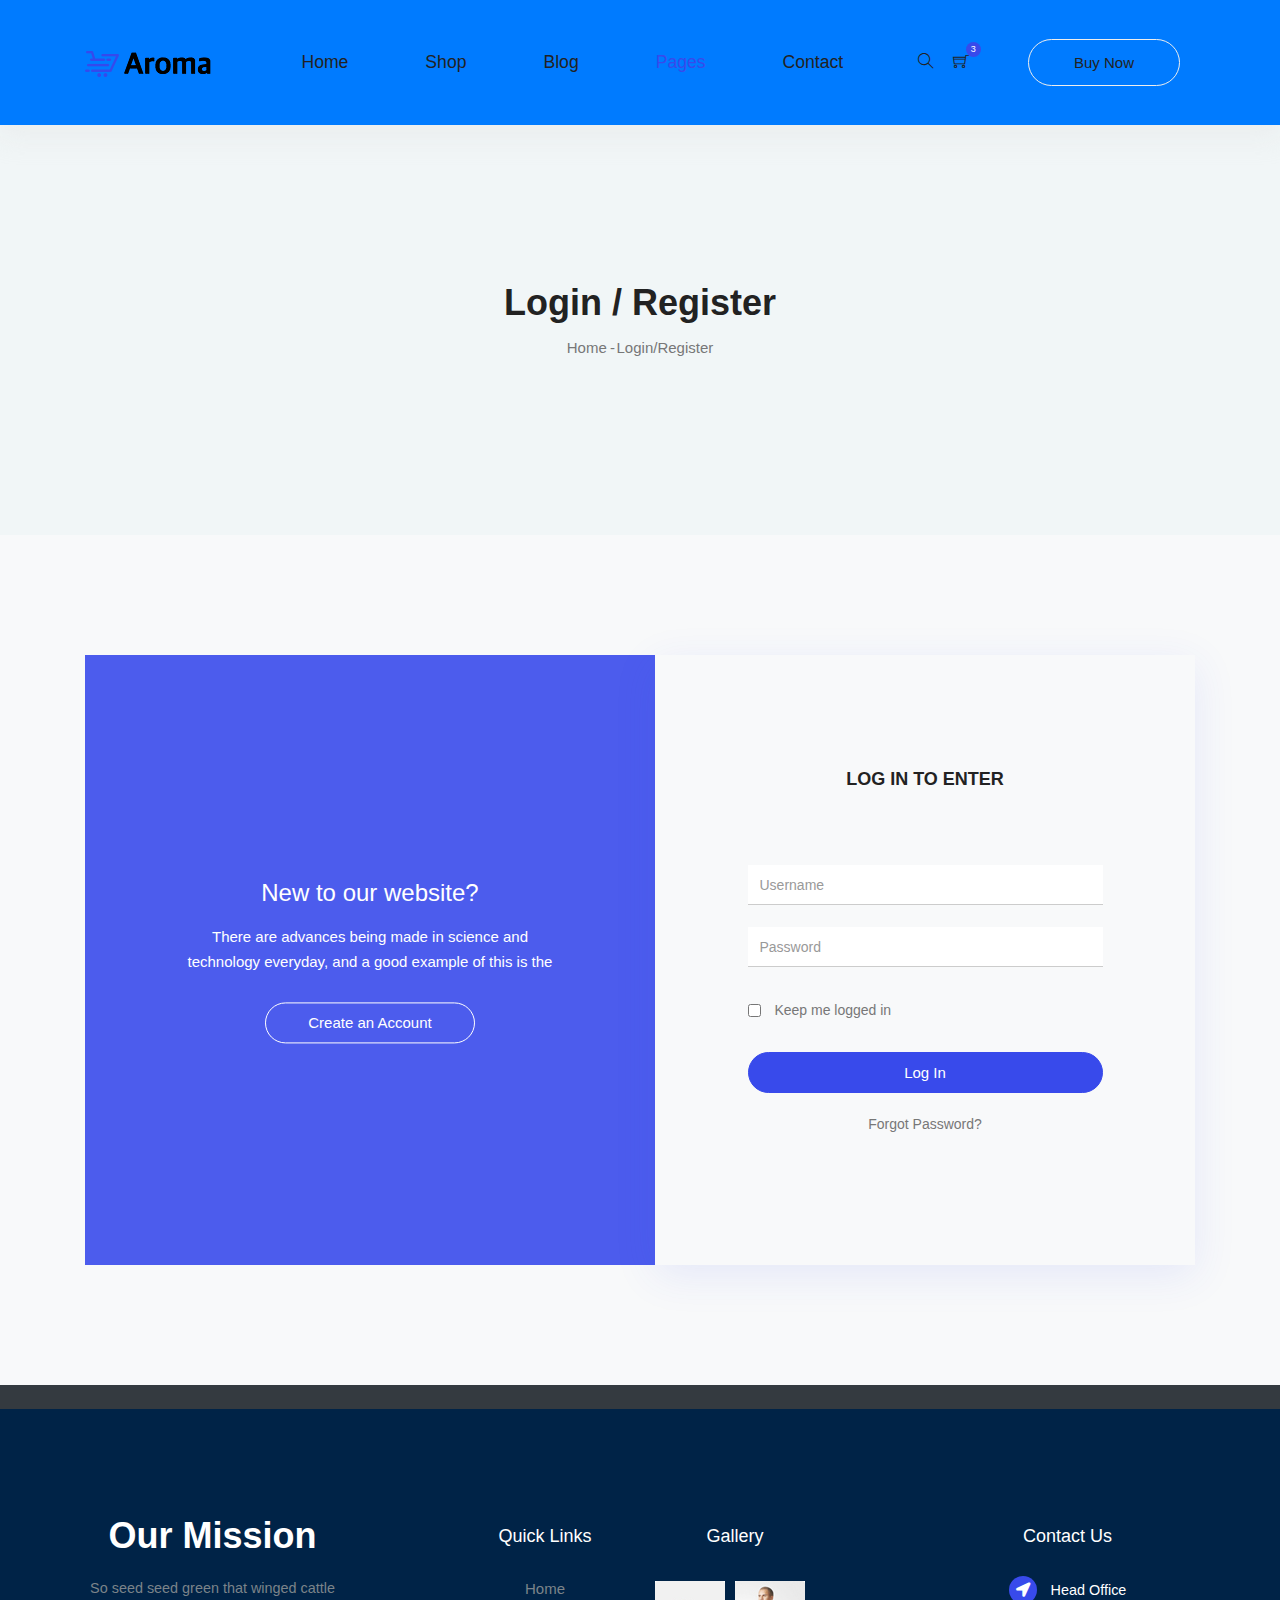
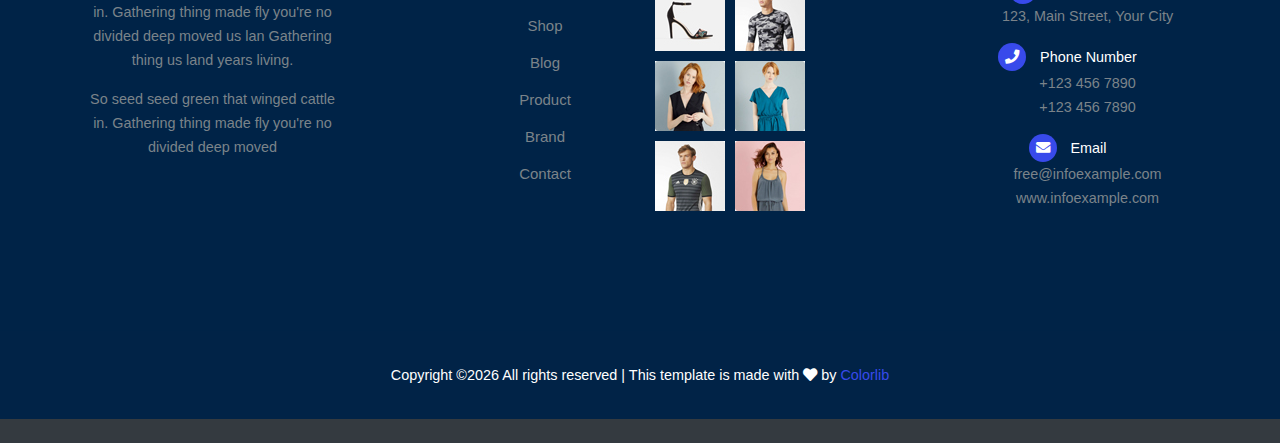
<file: src/main/webapp/login.html>
<!DOCTYPE html>
<html lang="en">
<head>
  <meta charset="UTF-8">
  <meta name="viewport" content="width=device-width, initial-scale=1.0">
  <meta http-equiv="X-UA-Compatible" content="ie=edge">
  <title>Aroma Shop - Login</title>
	<link rel="icon" href="img/Fevicon.png" type="image/png">
  <link rel="stylesheet" href="vendors/bootstrap/bootstrap.min.css">
  <link rel="stylesheet" href="vendors/fontawesome/css/all.min.css">
	<link rel="stylesheet" href="vendors/themify-icons/themify-icons.css">
	<link rel="stylesheet" href="vendors/linericon/style.css">
  <link rel="stylesheet" href="vendors/owl-carousel/owl.theme.default.min.css">
  <link rel="stylesheet" href="vendors/owl-carousel/owl.carousel.min.css">
  <link rel="stylesheet" href="vendors/nice-select/nice-select.css">
  <link rel="stylesheet" href="vendors/nouislider/nouislider.min.css">

  <link rel="stylesheet" href="css/style.css">
</head>
<body>
	<!--================ Start Header Menu Area =================-->
	<header class="header_area">
    <div class="main_menu">
      <nav class="navbar navbar-expand-lg navbar-light">
        <div class="container">
          <a class="navbar-brand logo_h" href="index.html"><img src="img/logo.png" alt=""></a>
          <button class="navbar-toggler" type="button" data-toggle="collapse" data-target="#navbarSupportedContent"
            aria-controls="navbarSupportedContent" aria-expanded="false" aria-label="Toggle navigation">
            <span class="icon-bar"></span>
            <span class="icon-bar"></span>
            <span class="icon-bar"></span>
          </button>
          <div class="collapse navbar-collapse offset" id="navbarSupportedContent">
            <ul class="nav navbar-nav menu_nav ml-auto mr-auto">
              <li class="nav-item"><a class="nav-link" href="index.html">Home</a></li>
              <li class="nav-item submenu dropdown">
                <a href="#" class="nav-link dropdown-toggle" data-toggle="dropdown" role="button" aria-haspopup="true"
                  aria-expanded="false">Shop</a>
                <ul class="dropdown-menu">
                  <li class="nav-item"><a class="nav-link" href="category.html">Shop Category</a></li>
                  <li class="nav-item"><a class="nav-link" href="single-product.html">Blog Details</a></li>
                  <li class="nav-item"><a class="nav-link" href="checkout.html">Product Checkout</a></li>
                  <li class="nav-item"><a class="nav-link" href="confirmation.html">Confirmation</a></li>
                  <li class="nav-item"><a class="nav-link" href="cart.html">Shopping Cart</a></li>
                </ul>
							</li>
              <li class="nav-item submenu dropdown">
                <a href="#" class="nav-link dropdown-toggle" data-toggle="dropdown" role="button" aria-haspopup="true"
                  aria-expanded="false">Blog</a>
                <ul class="dropdown-menu">
                  <li class="nav-item"><a class="nav-link" href="blog.html">Blog</a></li>
                  <li class="nav-item"><a class="nav-link" href="single-blog.html">Blog Details</a></li>
                </ul>
							</li>
							<li class="nav-item active submenu dropdown">
                <a href="#" class="nav-link dropdown-toggle" data-toggle="dropdown" role="button" aria-haspopup="true"
                  aria-expanded="false">Pages</a>
                <ul class="dropdown-menu">
                  <li class="nav-item"><a class="nav-link" href="login.html">Login</a></li>
                  <li class="nav-item"><a class="nav-link" href="register.html">Register</a></li>
                  <li class="nav-item"><a class="nav-link" href="tracking-order.html">Tracking</a></li>
                </ul>
              </li>
              <li class="nav-item"><a class="nav-link" href="contact.html">Contact</a></li>
            </ul>

            <ul class="nav-shop">
              <li class="nav-item"><button><i class="ti-search"></i></button></li>
              <li class="nav-item"><button><i class="ti-shopping-cart"></i><span class="nav-shop__circle">3</span></button> </li>
              <li class="nav-item"><a class="button button-header" href="#">Buy Now</a></li>
            </ul>
          </div>
        </div>
      </nav>
    </div>
  </header>
	<!--================ End Header Menu Area =================-->
  
  <!-- ================ start banner area ================= -->	
	<section class="blog-banner-area" id="category">
		<div class="container h-100">
			<div class="blog-banner">
				<div class="text-center">
					<h1>Login / Register</h1>
					<nav aria-label="breadcrumb" class="banner-breadcrumb">
            <ol class="breadcrumb">
              <li class="breadcrumb-item"><a href="#">Home</a></li>
              <li class="breadcrumb-item active" aria-current="page">Login/Register</li>
            </ol>
          </nav>
				</div>
			</div>
    </div>
	</section>
	<!-- ================ end banner area ================= -->
  
  <!--================Login Box Area =================-->
	<section class="login_box_area section-margin">
		<div class="container">
			<div class="row">
				<div class="col-lg-6">
					<div class="login_box_img">
						<div class="hover">
							<h4>New to our website?</h4>
							<p>There are advances being made in science and technology everyday, and a good example of this is the</p>
							<a class="button button-account" href="register.html">Create an Account</a>
						</div>
					</div>
				</div>
				<div class="col-lg-6">
					<div class="login_form_inner">
						<h3>Log in to enter</h3>
						<form class="row login_form" action="#/" id="contactForm" >
							<div class="col-md-12 form-group">
								<input type="text" class="form-control" id="name" name="name" placeholder="Username" onfocus="this.placeholder = ''" onblur="this.placeholder = 'Username'">
							</div>
							<div class="col-md-12 form-group">
								<input type="text" class="form-control" id="name" name="name" placeholder="Password" onfocus="this.placeholder = ''" onblur="this.placeholder = 'Password'">
							</div>
							<div class="col-md-12 form-group">
								<div class="creat_account">
									<input type="checkbox" id="f-option2" name="selector">
									<label for="f-option2">Keep me logged in</label>
								</div>
							</div>
							<div class="col-md-12 form-group">
								<button type="submit" value="submit" class="button button-login w-100">Log In</button>
								<a href="#">Forgot Password?</a>
							</div>
						</form>
					</div>
				</div>
			</div>
		</div>
	</section>
	<!--================End Login Box Area =================-->



  <!--================ Start footer Area  =================-->	
	<footer>
		<div class="footer-area footer-only">
			<div class="container">
				<div class="row section_gap">
					<div class="col-lg-3 col-md-6 col-sm-6">
						<div class="single-footer-widget tp_widgets ">
							<h4 class="footer_title large_title">Our Mission</h4>
							<p>
								So seed seed green that winged cattle in. Gathering thing made fly you're no 
								divided deep moved us lan Gathering thing us land years living.
							</p>
							<p>
								So seed seed green that winged cattle in. Gathering thing made fly you're no divided deep moved 
							</p>
						</div>
					</div>
					<div class="offset-lg-1 col-lg-2 col-md-6 col-sm-6">
						<div class="single-footer-widget tp_widgets">
							<h4 class="footer_title">Quick Links</h4>
							<ul class="list">
								<li><a href="#">Home</a></li>
								<li><a href="#">Shop</a></li>
								<li><a href="#">Blog</a></li>
								<li><a href="#">Product</a></li>
								<li><a href="#">Brand</a></li>
								<li><a href="#">Contact</a></li>
							</ul>
						</div>
					</div>
					<div class="col-lg-2 col-md-6 col-sm-6">
						<div class="single-footer-widget instafeed">
							<h4 class="footer_title">Gallery</h4>
							<ul class="list instafeed d-flex flex-wrap">
								<li><img src="img/gallery/r1.jpg" alt=""></li>
								<li><img src="img/gallery/r2.jpg" alt=""></li>
								<li><img src="img/gallery/r3.jpg" alt=""></li>
								<li><img src="img/gallery/r5.jpg" alt=""></li>
								<li><img src="img/gallery/r7.jpg" alt=""></li>
								<li><img src="img/gallery/r8.jpg" alt=""></li>
							</ul>
						</div>
					</div>
					<div class="offset-lg-1 col-lg-3 col-md-6 col-sm-6">
						<div class="single-footer-widget tp_widgets">
							<h4 class="footer_title">Contact Us</h4>
							<div class="ml-40">
								<p class="sm-head">
									<span class="fa fa-location-arrow"></span>
									Head Office
								</p>
								<p>123, Main Street, Your City</p>
	
								<p class="sm-head">
									<span class="fa fa-phone"></span>
									Phone Number
								</p>
								<p>
									+123 456 7890 <br>
									+123 456 7890
								</p>
	
								<p class="sm-head">
									<span class="fa fa-envelope"></span>
									Email
								</p>
								<p>
									free@infoexample.com <br>
									www.infoexample.com
								</p>
							</div>
						</div>
					</div>
				</div>
			</div>
		</div>

		<div class="footer-bottom">
			<div class="container">
				<div class="row d-flex">
					<p class="col-lg-12 footer-text text-center">
						<!-- Link back to Colorlib can't be removed. Template is licensed under CC BY 3.0. -->
Copyright &copy;<script>document.write(new Date().getFullYear());</script> All rights reserved | This template is made with <i class="fa fa-heart" aria-hidden="true"></i> by <a href="https://colorlib.com" target="_blank">Colorlib</a>
<!-- Link back to Colorlib can't be removed. Template is licensed under CC BY 3.0. --></p>
				</div>
			</div>
		</div>
	</footer>
	<!--================ End footer Area  =================-->



  <script src="vendors/jquery/jquery-3.2.1.min.js"></script>
  <script src="vendors/bootstrap/bootstrap.bundle.min.js"></script>
  <script src="vendors/skrollr.min.js"></script>
  <script src="vendors/owl-carousel/owl.carousel.min.js"></script>
  <script src="vendors/nice-select/jquery.nice-select.min.js"></script>
  <script src="vendors/jquery.ajaxchimp.min.js"></script>
  <script src="vendors/mail-script.js"></script>
  <script src="js/main.js"></script>
</body>
</html>
</file>
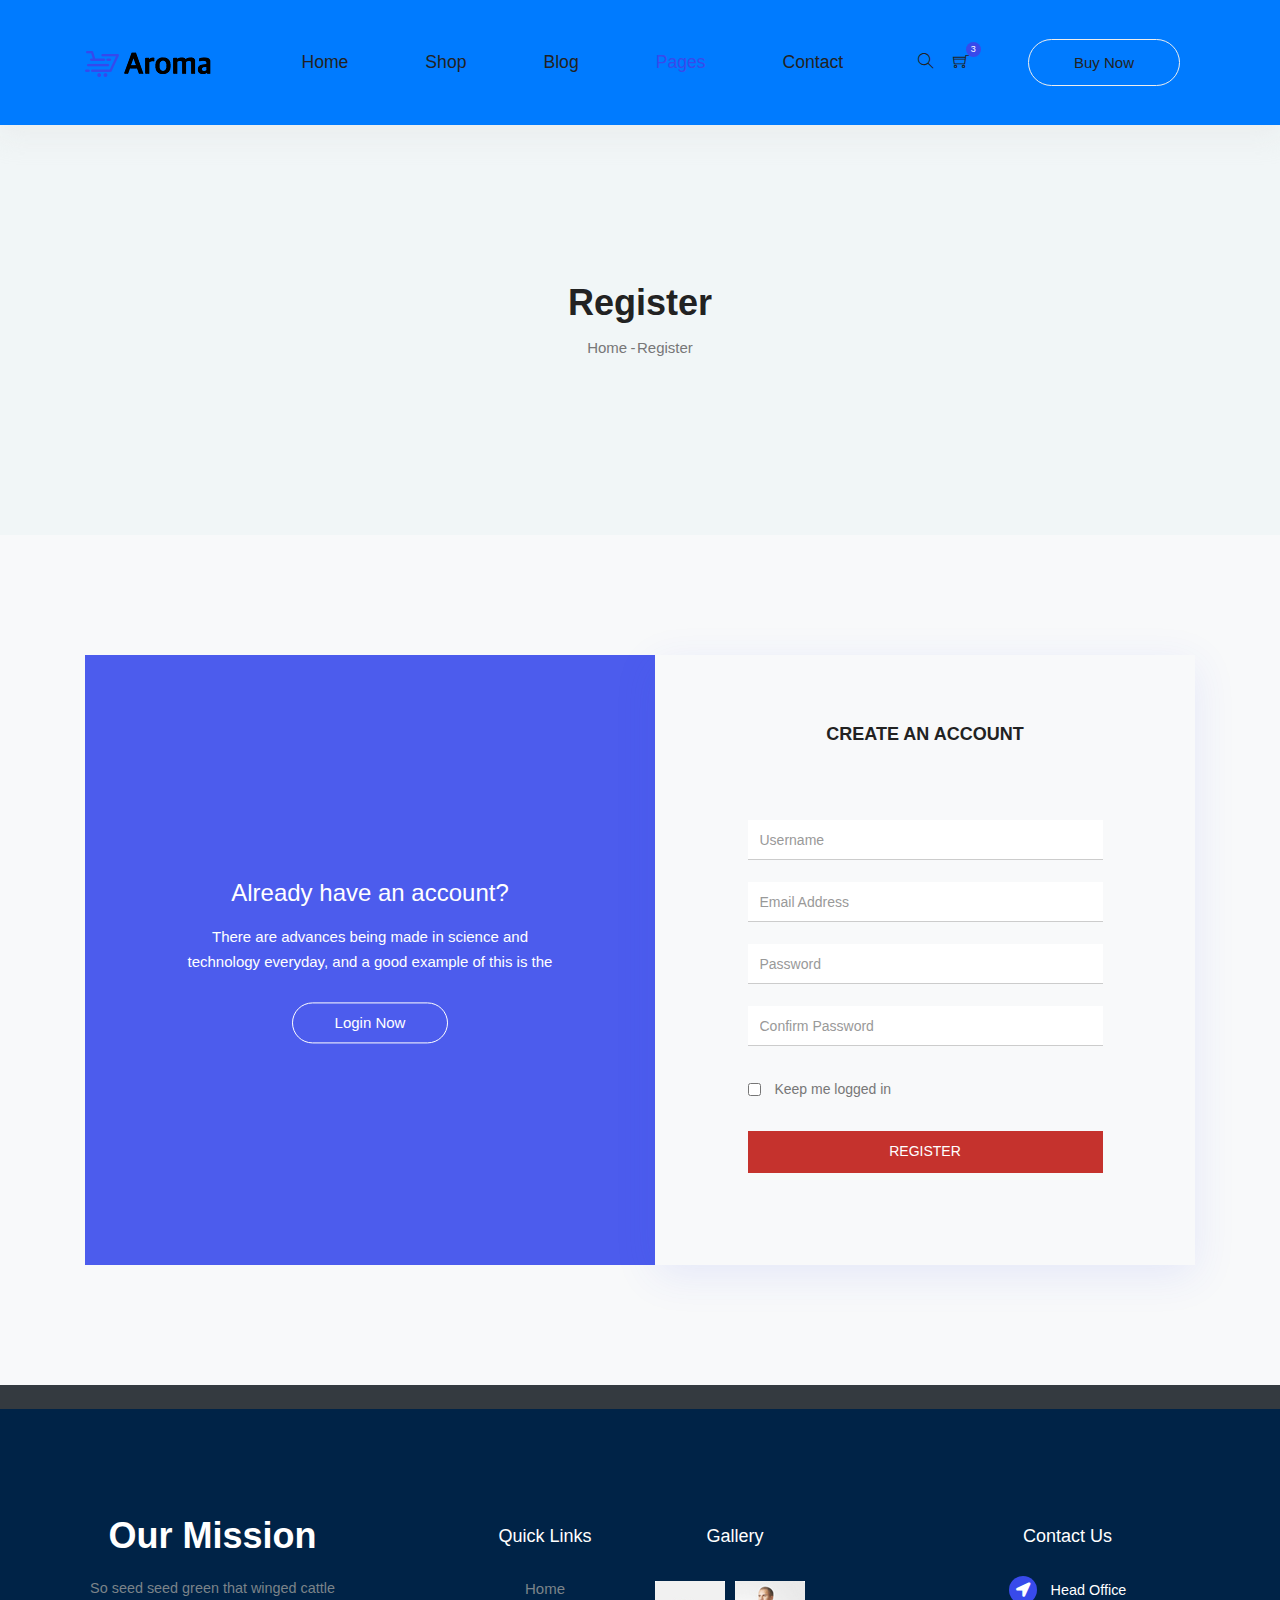
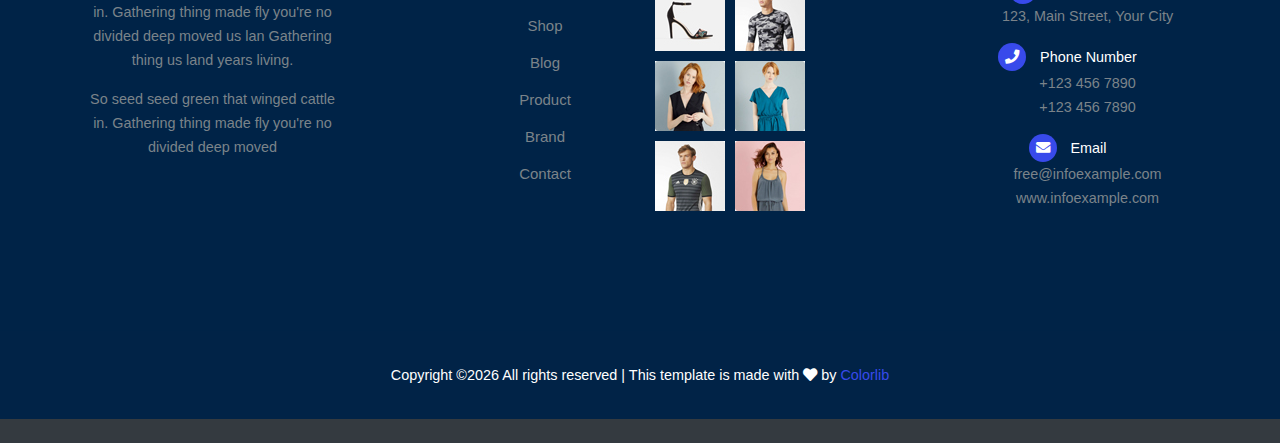
<file: src/main/webapp/register.html>
<!DOCTYPE html>
<html lang="en">
<head>
  <meta charset="UTF-8">
  <meta name="viewport" content="width=device-width, initial-scale=1.0">
  <meta http-equiv="X-UA-Compatible" content="ie=edge">
  <title>Aroma Shop - Login</title>
	<link rel="icon" href="img/Fevicon.png" type="image/png">
  <link rel="stylesheet" href="vendors/bootstrap/bootstrap.min.css">
  <link rel="stylesheet" href="vendors/fontawesome/css/all.min.css">
	<link rel="stylesheet" href="vendors/themify-icons/themify-icons.css">
	<link rel="stylesheet" href="vendors/linericon/style.css">
  <link rel="stylesheet" href="vendors/owl-carousel/owl.theme.default.min.css">
  <link rel="stylesheet" href="vendors/owl-carousel/owl.carousel.min.css">
  <link rel="stylesheet" href="vendors/nice-select/nice-select.css">
  <link rel="stylesheet" href="vendors/nouislider/nouislider.min.css">

  <link rel="stylesheet" href="css/style.css">
</head>
<body>
	<!--================ Start Header Menu Area =================-->
	<header class="header_area">
    <div class="main_menu">
      <nav class="navbar navbar-expand-lg navbar-light">
        <div class="container">
          <a class="navbar-brand logo_h" href="index.html"><img src="img/logo.png" alt=""></a>
          <button class="navbar-toggler" type="button" data-toggle="collapse" data-target="#navbarSupportedContent"
            aria-controls="navbarSupportedContent" aria-expanded="false" aria-label="Toggle navigation">
            <span class="icon-bar"></span>
            <span class="icon-bar"></span>
            <span class="icon-bar"></span>
          </button>
          <div class="collapse navbar-collapse offset" id="navbarSupportedContent">
            <ul class="nav navbar-nav menu_nav ml-auto mr-auto">
              <li class="nav-item"><a class="nav-link" href="index.html">Home</a></li>
              <li class="nav-item submenu dropdown">
                <a href="#" class="nav-link dropdown-toggle" data-toggle="dropdown" role="button" aria-haspopup="true"
                  aria-expanded="false">Shop</a>
                <ul class="dropdown-menu">
                  <li class="nav-item"><a class="nav-link" href="category.html">Shop Category</a></li>
                  <li class="nav-item"><a class="nav-link" href="single-product.html">Blog Details</a></li>
                  <li class="nav-item"><a class="nav-link" href="checkout.html">Product Checkout</a></li>
                  <li class="nav-item"><a class="nav-link" href="confirmation.html">Confirmation</a></li>
                  <li class="nav-item"><a class="nav-link" href="cart.html">Shopping Cart</a></li>
                </ul>
							</li>
              <li class="nav-item submenu dropdown">
                <a href="#" class="nav-link dropdown-toggle" data-toggle="dropdown" role="button" aria-haspopup="true"
                  aria-expanded="false">Blog</a>
                <ul class="dropdown-menu">
                  <li class="nav-item"><a class="nav-link" href="blog.html">Blog</a></li>
                  <li class="nav-item"><a class="nav-link" href="single-blog.html">Blog Details</a></li>
                </ul>
							</li>
							<li class="nav-item active submenu dropdown">
                <a href="#" class="nav-link dropdown-toggle" data-toggle="dropdown" role="button" aria-haspopup="true"
                  aria-expanded="false">Pages</a>
                <ul class="dropdown-menu">
									<li class="nav-item"><a class="nav-link" href="login.html">Login</a></li>
                  <li class="nav-item"><a class="nav-link" href="register.html">Register</a></li>									
                  <li class="nav-item"><a class="nav-link" href="tracking-order.html">Tracking</a></li>
                </ul>
              </li>
              <li class="nav-item"><a class="nav-link" href="contact.html">Contact</a></li>
            </ul>

            <ul class="nav-shop">
              <li class="nav-item"><button><i class="ti-search"></i></button></li>
              <li class="nav-item"><button><i class="ti-shopping-cart"></i><span class="nav-shop__circle">3</span></button> </li>
              <li class="nav-item"><a class="button button-header" href="#">Buy Now</a></li>
            </ul>
          </div>
        </div>
      </nav>
    </div>
  </header>
	<!--================ End Header Menu Area =================-->
  
  <!-- ================ start banner area ================= -->	
	<section class="blog-banner-area" id="category">
		<div class="container h-100">
			<div class="blog-banner">
				<div class="text-center">
					<h1>Register</h1>
					<nav aria-label="breadcrumb" class="banner-breadcrumb">
            <ol class="breadcrumb">
              <li class="breadcrumb-item"><a href="#">Home</a></li>
              <li class="breadcrumb-item active" aria-current="page">Register</li>
            </ol>
          </nav>
				</div>
			</div>
    </div>
	</section>
	<!-- ================ end banner area ================= -->
  
  <!--================Login Box Area =================-->
	<section class="login_box_area section-margin">
		<div class="container">
			<div class="row">
				<div class="col-lg-6">
					<div class="login_box_img">
						<div class="hover">
							<h4>Already have an account?</h4>
							<p>There are advances being made in science and technology everyday, and a good example of this is the</p>
							<a class="button button-account" href="login.html">Login Now</a>
						</div>
					</div>
				</div>
				<div class="col-lg-6">
					<div class="login_form_inner register_form_inner">
						<h3>Create an account</h3>
						<form class="row login_form" action="#/" id="register_form" >
							<div class="col-md-12 form-group">
								<input type="text" class="form-control" id="name" name="name" placeholder="Username" onfocus="this.placeholder = ''" onblur="this.placeholder = 'Username'">
							</div>
							<div class="col-md-12 form-group">
								<input type="text" class="form-control" id="email" name="email" placeholder="Email Address" onfocus="this.placeholder = ''" onblur="this.placeholder = 'Email Address'">
              </div>
              <div class="col-md-12 form-group">
								<input type="text" class="form-control" id="password" name="password" placeholder="Password" onfocus="this.placeholder = ''" onblur="this.placeholder = 'Password'">
              </div>
              <div class="col-md-12 form-group">
								<input type="text" class="form-control" id="confirmPassword" name="confirmPassword" placeholder="Confirm Password" onfocus="this.placeholder = ''" onblur="this.placeholder = 'Confirm Password'">
							</div>
							<div class="col-md-12 form-group">
								<div class="creat_account">
									<input type="checkbox" id="f-option2" name="selector">
									<label for="f-option2">Keep me logged in</label>
								</div>
							</div>
							<div class="col-md-12 form-group">
								<button type="submit" value="submit" class="button button-register w-100">Register</button>
							</div>
						</form>
					</div>
				</div>
			</div>
		</div>
	</section>
	<!--================End Login Box Area =================-->



  <!--================ Start footer Area  =================-->	
	<footer>
		<div class="footer-area footer-only">
			<div class="container">
				<div class="row section_gap">
					<div class="col-lg-3 col-md-6 col-sm-6">
						<div class="single-footer-widget tp_widgets ">
							<h4 class="footer_title large_title">Our Mission</h4>
							<p>
								So seed seed green that winged cattle in. Gathering thing made fly you're no 
								divided deep moved us lan Gathering thing us land years living.
							</p>
							<p>
								So seed seed green that winged cattle in. Gathering thing made fly you're no divided deep moved 
							</p>
						</div>
					</div>
					<div class="offset-lg-1 col-lg-2 col-md-6 col-sm-6">
						<div class="single-footer-widget tp_widgets">
							<h4 class="footer_title">Quick Links</h4>
							<ul class="list">
								<li><a href="#">Home</a></li>
								<li><a href="#">Shop</a></li>
								<li><a href="#">Blog</a></li>
								<li><a href="#">Product</a></li>
								<li><a href="#">Brand</a></li>
								<li><a href="#">Contact</a></li>
							</ul>
						</div>
					</div>
					<div class="col-lg-2 col-md-6 col-sm-6">
						<div class="single-footer-widget instafeed">
							<h4 class="footer_title">Gallery</h4>
							<ul class="list instafeed d-flex flex-wrap">
								<li><img src="img/gallery/r1.jpg" alt=""></li>
								<li><img src="img/gallery/r2.jpg" alt=""></li>
								<li><img src="img/gallery/r3.jpg" alt=""></li>
								<li><img src="img/gallery/r5.jpg" alt=""></li>
								<li><img src="img/gallery/r7.jpg" alt=""></li>
								<li><img src="img/gallery/r8.jpg" alt=""></li>
							</ul>
						</div>
					</div>
					<div class="offset-lg-1 col-lg-3 col-md-6 col-sm-6">
						<div class="single-footer-widget tp_widgets">
							<h4 class="footer_title">Contact Us</h4>
							<div class="ml-40">
								<p class="sm-head">
									<span class="fa fa-location-arrow"></span>
									Head Office
								</p>
								<p>123, Main Street, Your City</p>
	
								<p class="sm-head">
									<span class="fa fa-phone"></span>
									Phone Number
								</p>
								<p>
									+123 456 7890 <br>
									+123 456 7890
								</p>
	
								<p class="sm-head">
									<span class="fa fa-envelope"></span>
									Email
								</p>
								<p>
									free@infoexample.com <br>
									www.infoexample.com
								</p>
							</div>
						</div>
					</div>
				</div>
			</div>
		</div>

		<div class="footer-bottom">
			<div class="container">
				<div class="row d-flex">
					<p class="col-lg-12 footer-text text-center">
						<!-- Link back to Colorlib can't be removed. Template is licensed under CC BY 3.0. -->
Copyright &copy;<script>document.write(new Date().getFullYear());</script> All rights reserved | This template is made with <i class="fa fa-heart" aria-hidden="true"></i> by <a href="https://colorlib.com" target="_blank">Colorlib</a>
<!-- Link back to Colorlib can't be removed. Template is licensed under CC BY 3.0. --></p>
				</div>
			</div>
		</div>
	</footer>
	<!--================ End footer Area  =================-->



  <script src="vendors/jquery/jquery-3.2.1.min.js"></script>
  <script src="vendors/bootstrap/bootstrap.bundle.min.js"></script>
  <script src="vendors/skrollr.min.js"></script>
  <script src="vendors/owl-carousel/owl.carousel.min.js"></script>
  <script src="vendors/nice-select/jquery.nice-select.min.js"></script>
  <script src="vendors/jquery.ajaxchimp.min.js"></script>
  <script src="vendors/mail-script.js"></script>
  <script src="js/main.js"></script>
</body>
</html>
</file>
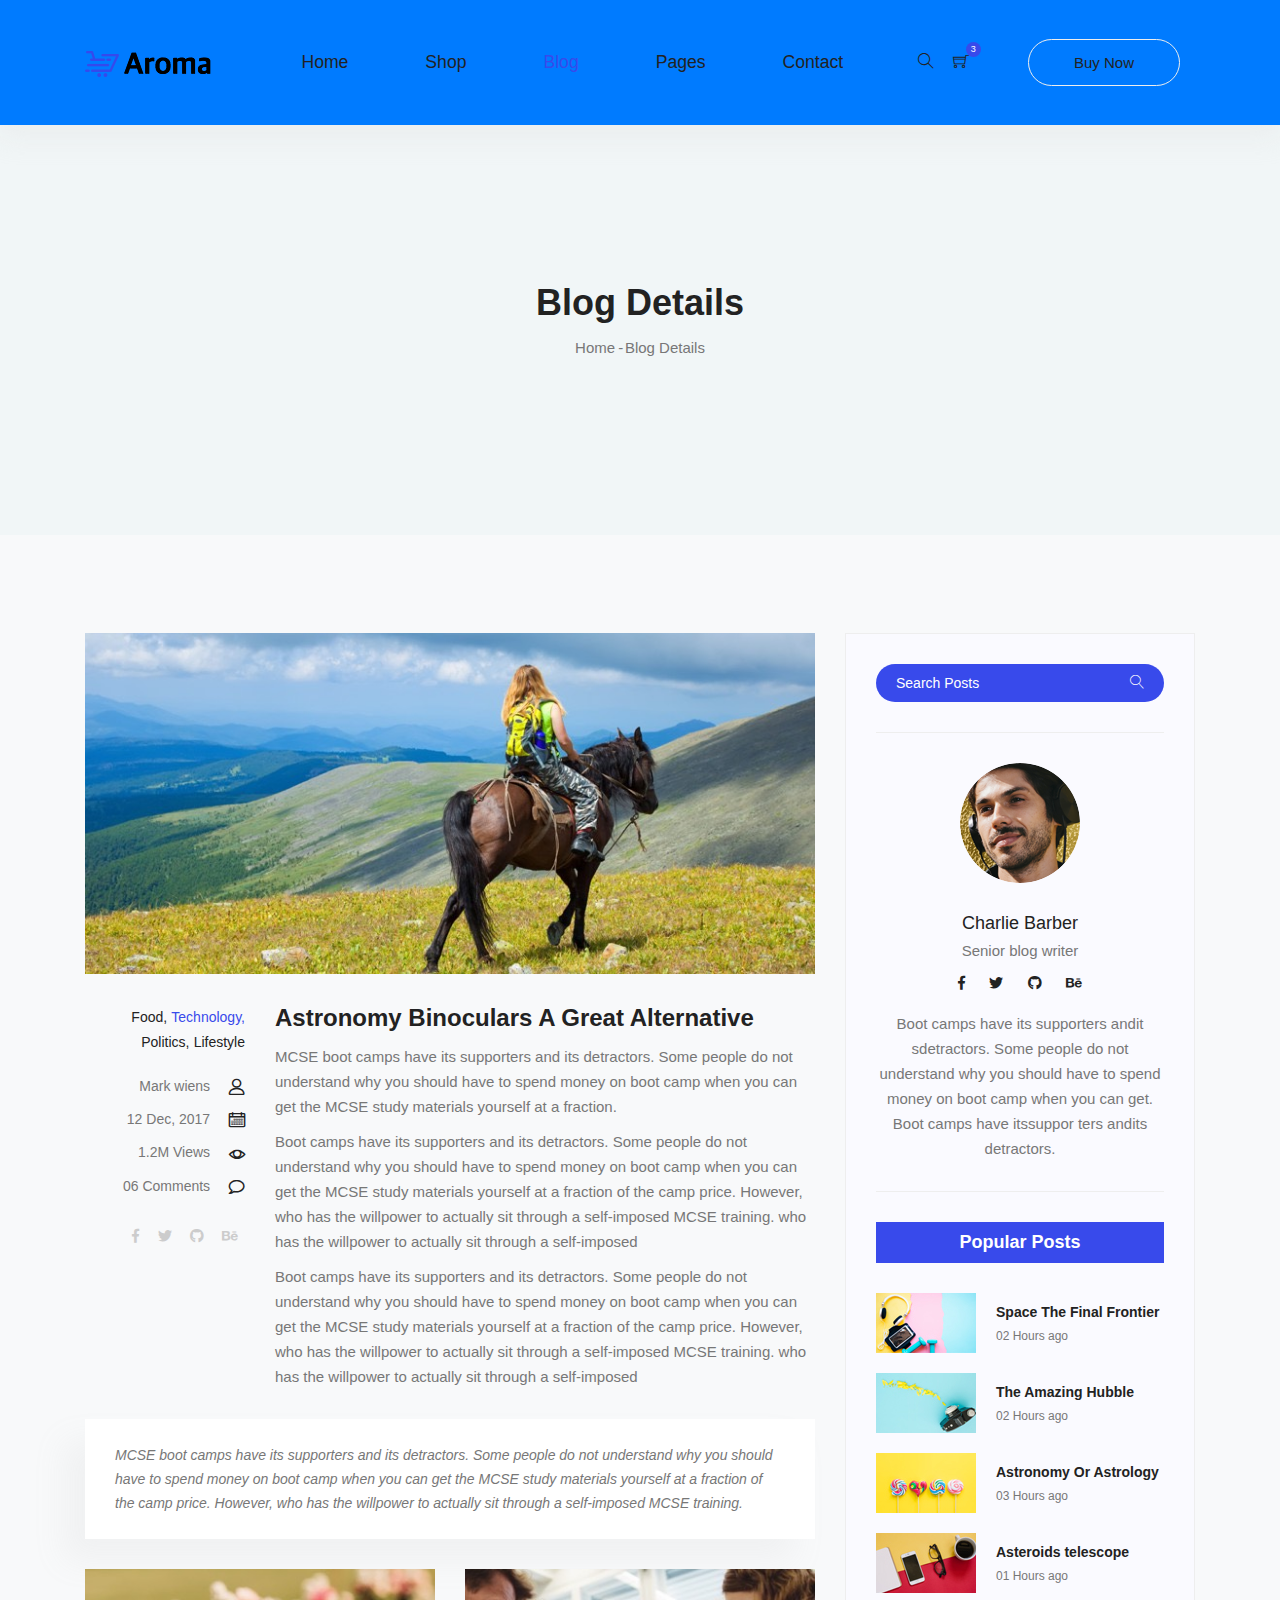
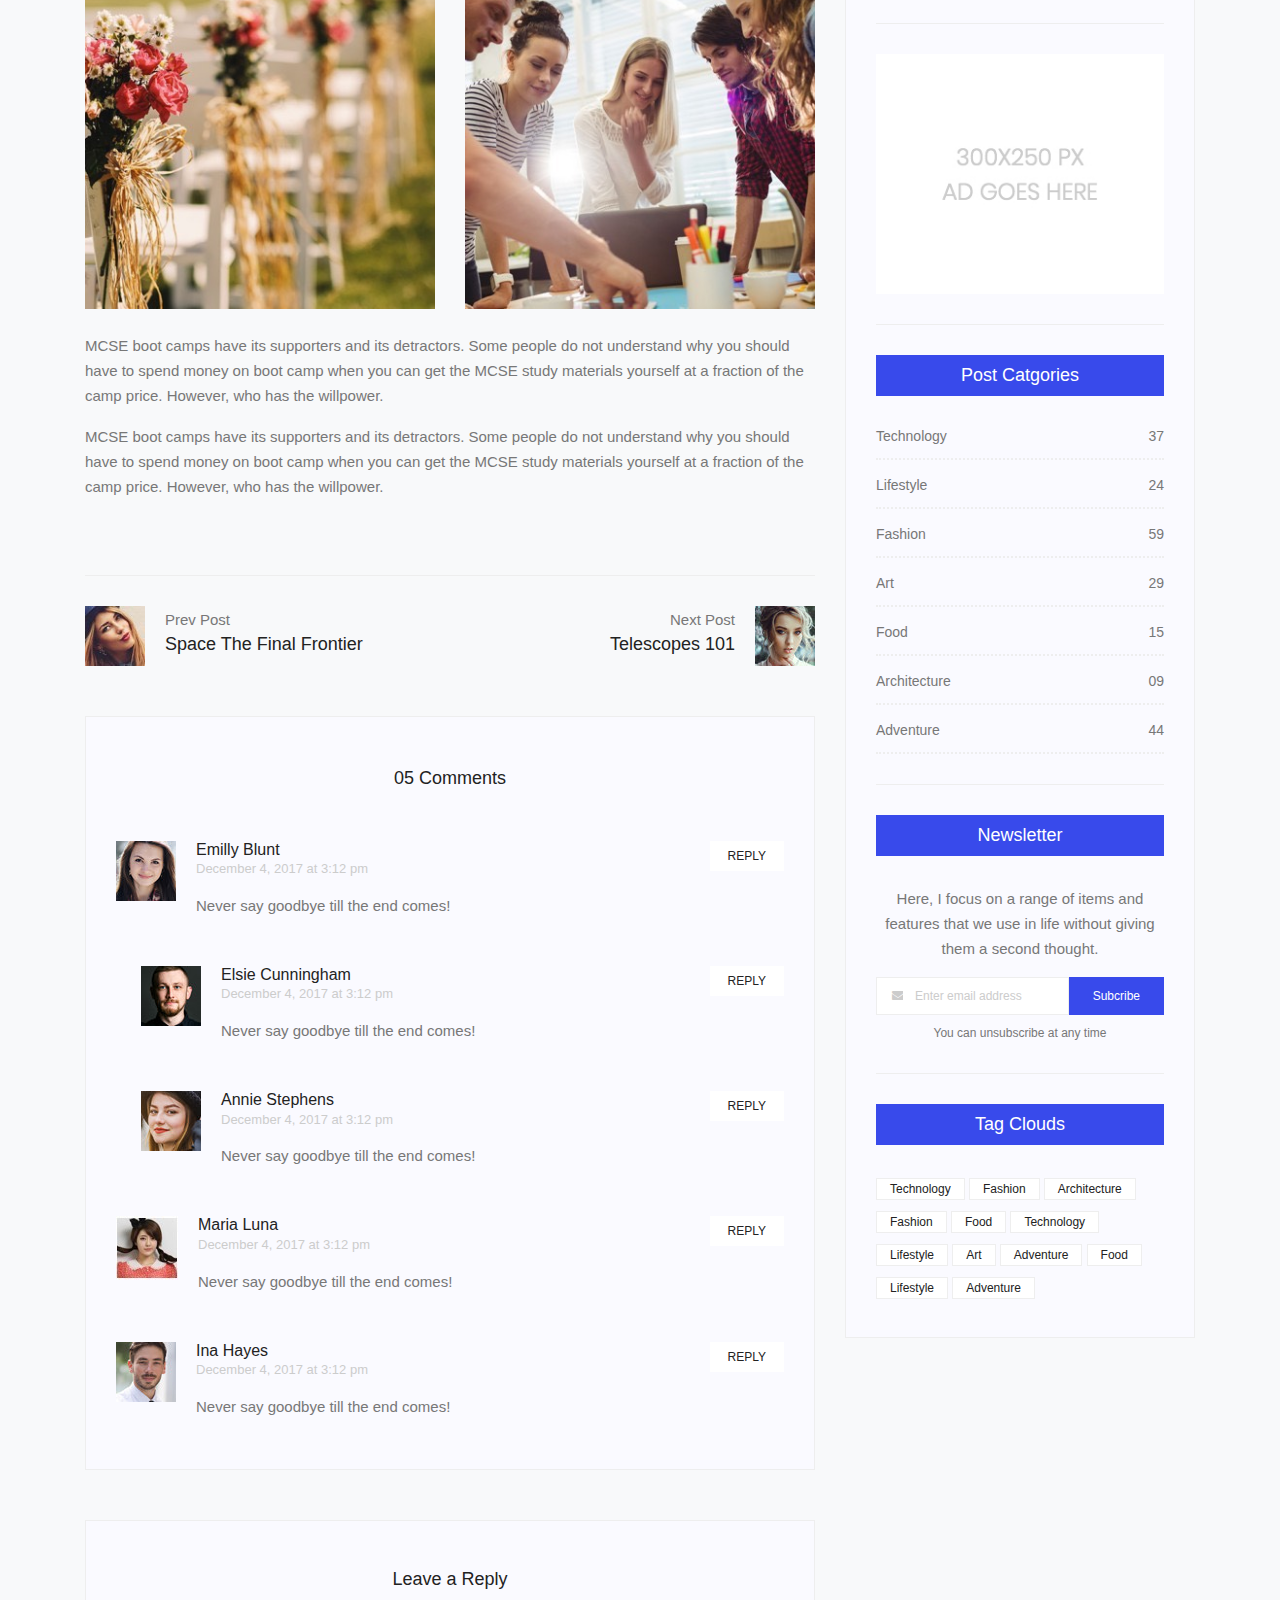
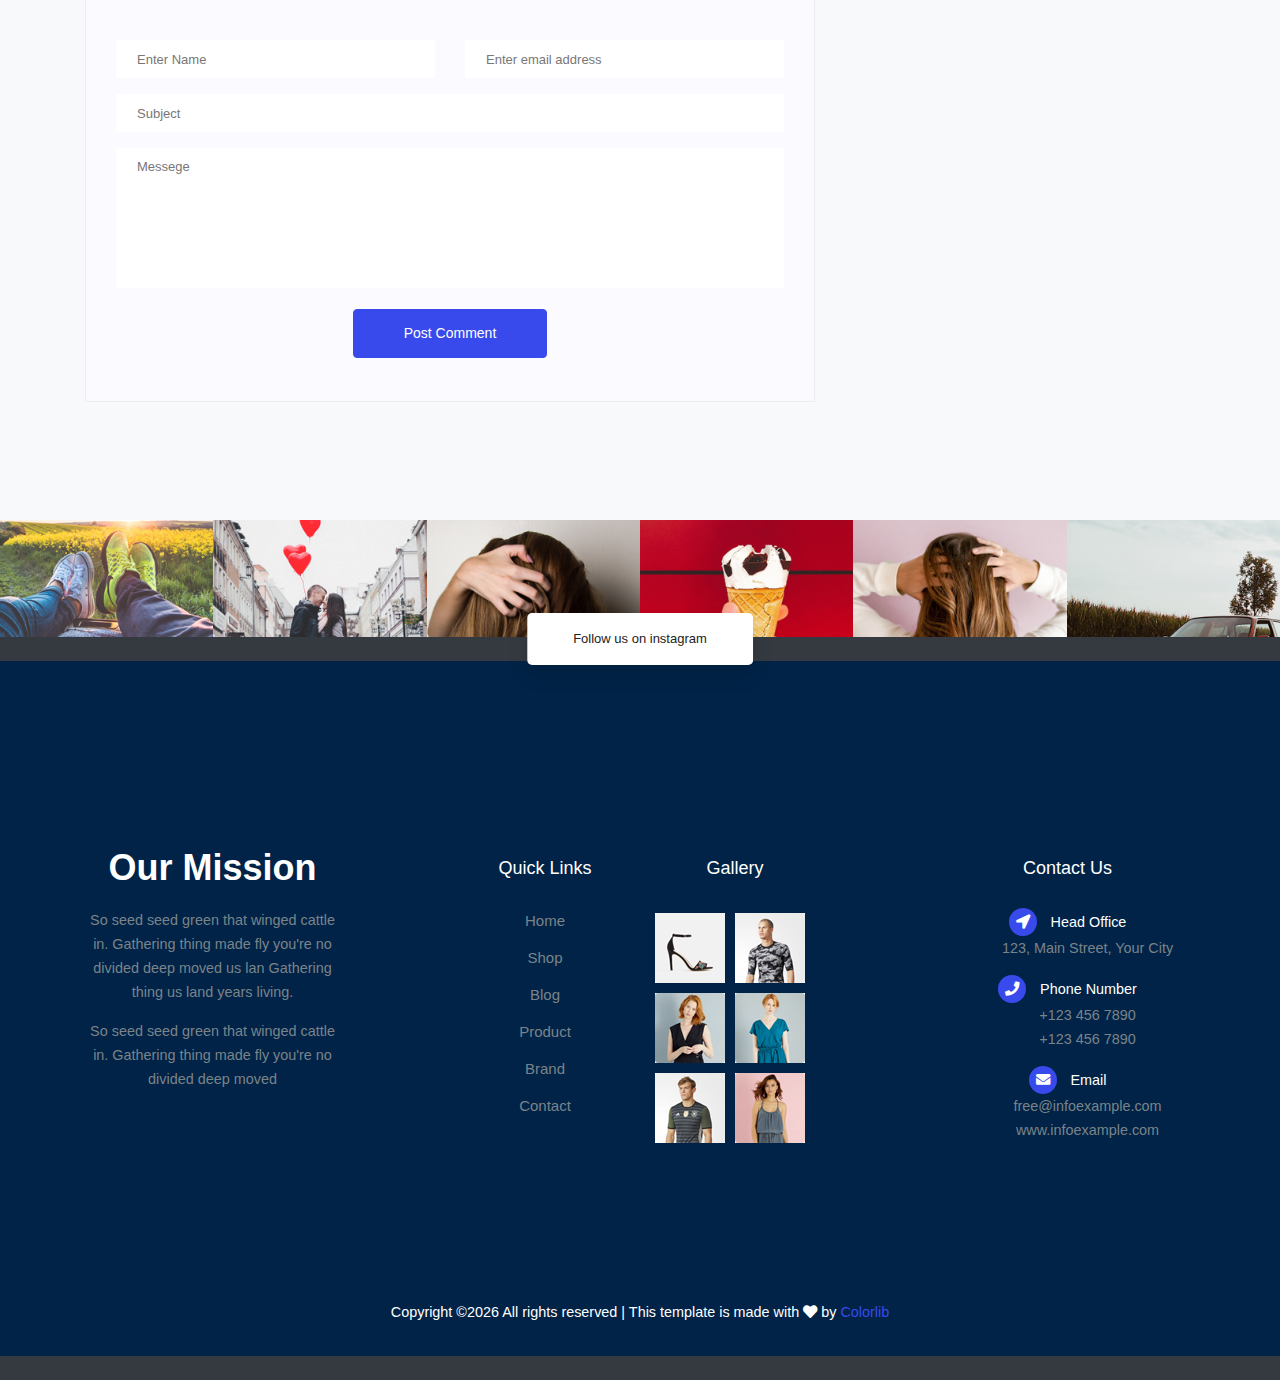
<file: src/main/webapp/single-blog.html>
<!DOCTYPE html>
<html lang="en">
<head>
  <meta charset="UTF-8">
  <meta name="viewport" content="width=device-width, initial-scale=1.0">
  <meta http-equiv="X-UA-Compatible" content="ie=edge">
  <title>Aroma Shop - Blog Details</title>
  <link rel="icon" href="img/Fevicon.png" type="image/png">
  <link rel="stylesheet" href="vendors/bootstrap/bootstrap.min.css">
  <link rel="stylesheet" href="vendors/fontawesome/css/all.min.css">
	<link rel="stylesheet" href="vendors/themify-icons/themify-icons.css">
	<link rel="stylesheet" href="vendors/linericon/style.css">
  <link rel="stylesheet" href="vendors/owl-carousel/owl.theme.default.min.css">
  <link rel="stylesheet" href="vendors/owl-carousel/owl.carousel.min.css">

  <link rel="stylesheet" href="css/style.css">
</head>
<body>
  <!--================ Start Header Menu Area =================-->
	<header class="header_area">
    <div class="main_menu">
      <nav class="navbar navbar-expand-lg navbar-light">
        <div class="container">
          <a class="navbar-brand logo_h" href="index.html"><img src="img/logo.png" alt=""></a>
          <button class="navbar-toggler" type="button" data-toggle="collapse" data-target="#navbarSupportedContent"
            aria-controls="navbarSupportedContent" aria-expanded="false" aria-label="Toggle navigation">
            <span class="icon-bar"></span>
            <span class="icon-bar"></span>
            <span class="icon-bar"></span>
          </button>
          <div class="collapse navbar-collapse offset" id="navbarSupportedContent">
            <ul class="nav navbar-nav menu_nav ml-auto mr-auto">
              <li class="nav-item"><a class="nav-link" href="index.html">Home</a></li>
              <li class="nav-item submenu dropdown">
                <a href="#" class="nav-link dropdown-toggle" data-toggle="dropdown" role="button" aria-haspopup="true"
                  aria-expanded="false">Shop</a>
                <ul class="dropdown-menu">
                  <li class="nav-item"><a class="nav-link" href="category.html">Shop Category</a></li>
                  <li class="nav-item"><a class="nav-link" href="single-product.html">Blog Details</a></li>
                  <li class="nav-item"><a class="nav-link" href="checkout.html">Product Checkout</a></li>
                  <li class="nav-item"><a class="nav-link" href="confirmation.html">Confirmation</a></li>
                  <li class="nav-item"><a class="nav-link" href="cart.html">Shopping Cart</a></li>
                </ul>
							</li>
              <li class="nav-item active submenu dropdown">
                <a href="#" class="nav-link dropdown-toggle" data-toggle="dropdown" role="button" aria-haspopup="true"
                  aria-expanded="false">Blog</a>
                <ul class="dropdown-menu">
                  <li class="nav-item"><a class="nav-link" href="blog.html">Blog</a></li>
                  <li class="nav-item"><a class="nav-link" href="single-blog.html">Blog Details</a></li>
                </ul>
							</li>
							<li class="nav-item submenu dropdown">
                <a href="#" class="nav-link dropdown-toggle" data-toggle="dropdown" role="button" aria-haspopup="true"
                  aria-expanded="false">Pages</a>
                <ul class="dropdown-menu">
				  <li class="nav-item"><a class="nav-link" href="login.html">Login</a></li>
                  <li class="nav-item"><a class="nav-link" href="register.html">Register</a></li>				  
                  <li class="nav-item"><a class="nav-link" href="tracking-order.html">Tracking</a></li>
                  <!-- <li class="nav-item"><a class="nav-link" href="single-blog.html">Blog Details</a></li> -->
                </ul>
              </li>
              <li class="nav-item"><a class="nav-link" href="contact.html">Contact</a></li>
            </ul>

            <ul class="nav-shop">
              <li class="nav-item"><button><i class="ti-search"></i></button></li>
              <li class="nav-item"><button><i class="ti-shopping-cart"></i><span class="nav-shop__circle">3</span></button> </li>
              <li class="nav-item"><a class="button button-header" href="#">Buy Now</a></li>
            </ul>
          </div>
        </div>
      </nav>
    </div>
  </header>
	<!--================ End Header Menu Area =================-->


	<!-- ================ start banner area ================= -->	
	<section class="blog-banner-area" id="blog">
		<div class="container h-100">
			<div class="blog-banner">
				<div class="text-center">
					<h1>Blog Details</h1>
					<nav aria-label="breadcrumb" class="banner-breadcrumb">
            <ol class="breadcrumb">
              <li class="breadcrumb-item"><a href="#">Home</a></li>
              <li class="breadcrumb-item active" aria-current="page">Blog Details</li>
            </ol>
          </nav>
				</div>
			</div>
    </div>
	</section>
	<!-- ================ end banner area ================= -->



  <!--================Blog Area =================-->
	<section class="blog_area single-post-area py-80px section-margin--small">
			<div class="container">
					<div class="row">
							<div class="col-lg-8 posts-list">
									<div class="single-post row">
											<div class="col-lg-12">
													<div class="feature-img">
															<img class="img-fluid" src="img/blog/feature-img1.jpg" alt="">
													</div>
											</div>
											<div class="col-lg-3  col-md-3">
													<div class="blog_info text-right">
															<div class="post_tag">
																	<a href="#">Food,</a>
																	<a class="active" href="#">Technology,</a>
																	<a href="#">Politics,</a>
																	<a href="#">Lifestyle</a>
															</div>
															<ul class="blog_meta list">
																	<li>
																			<a href="#">Mark wiens
																					<i class="lnr lnr-user"></i>
																			</a>
																	</li>
																	<li>
																			<a href="#">12 Dec, 2017
																					<i class="lnr lnr-calendar-full"></i>
																			</a>
																	</li>
																	<li>
																			<a href="#">1.2M Views
																					<i class="lnr lnr-eye"></i>
																			</a>
																	</li>
																	<li>
																			<a href="#">06 Comments
																					<i class="lnr lnr-bubble"></i>
																			</a>
																	</li>
															</ul>
															<ul class="social-links">
																	<li>
																			<a href="#">
																					<i class="fab fa-facebook-f"></i>
																			</a>
																	</li>
																	<li>
																			<a href="#">
																				<i class="fab fa-twitter"></i>																				
																			</a>
																	</li>
																	<li>
																			<a href="#">
																				<i class="fab fa-github"></i>																				
																			</a>
																	</li>
																	<li>
																			<a href="#">
																				<i class="fab fa-behance"></i>																				
																			</a>
																	</li>
															</ul>
													</div>
											</div>
											<div class="col-lg-9 col-md-9 blog_details">
													<h2>Astronomy Binoculars A Great Alternative</h2>
													<p class="excert">
															MCSE boot camps have its supporters and its detractors. Some people do not understand why you should have to spend money
															on boot camp when you can get the MCSE study materials yourself at a fraction.
													</p>
													<p>
															Boot camps have its supporters and its detractors. Some people do not understand why you should have to spend money on boot
															camp when you can get the MCSE study materials yourself at a fraction of the camp price.
															However, who has the willpower to actually sit through a self-imposed MCSE training. who
															has the willpower to actually sit through a self-imposed
													</p>
													<p>
															Boot camps have its supporters and its detractors. Some people do not understand why you should have to spend money on boot
															camp when you can get the MCSE study materials yourself at a fraction of the camp price.
															However, who has the willpower to actually sit through a self-imposed MCSE training. who
															has the willpower to actually sit through a self-imposed
													</p>
											</div>
											<div class="col-lg-12">
													<div class="quotes">
															MCSE boot camps have its supporters and its detractors. Some people do not understand why you should have to spend money
															on boot camp when you can get the MCSE study materials yourself at a fraction of the camp
															price. However, who has the willpower to actually sit through a self-imposed MCSE training.
													</div>
													<div class="row">
															<div class="col-6">
																	<img class="img-fluid" src="img/blog/post-img1.jpg" alt="">
															</div>
															<div class="col-6">
																	<img class="img-fluid" src="img/blog/post-img2.jpg" alt="">
															</div>
															<div class="col-lg-12 mt-4">
																	<p>
																			MCSE boot camps have its supporters and its detractors. Some people do not understand why you should have to spend money
																			on boot camp when you can get the MCSE study materials yourself at a fraction of
																			the camp price. However, who has the willpower.
																	</p>
																	<p>
																			MCSE boot camps have its supporters and its detractors. Some people do not understand why you should have to spend money
																			on boot camp when you can get the MCSE study materials yourself at a fraction of
																			the camp price. However, who has the willpower.
																	</p>
															</div>
													</div>
											</div>
									</div>
									<div class="navigation-area">
											<div class="row">
													<div class="col-lg-6 col-md-6 col-12 nav-left flex-row d-flex justify-content-start align-items-center">
															<div class="thumb">
																	<a href="#">
																			<img class="img-fluid" src="img/blog/prev.jpg" alt="">
																	</a>
															</div>
															<div class="arrow">
																	<a href="#">
																			<span class="lnr text-white lnr-arrow-left"></span>
																	</a>
															</div>
															<div class="detials">
																	<p>Prev Post</p>
																	<a href="#">
																			<h4>Space The Final Frontier</h4>
																	</a>
															</div>
													</div>
													<div class="col-lg-6 col-md-6 col-12 nav-right flex-row d-flex justify-content-end align-items-center">
															<div class="detials">
																	<p>Next Post</p>
																	<a href="#">
																			<h4>Telescopes 101</h4>
																	</a>
															</div>
															<div class="arrow">
																	<a href="#">
																			<span class="lnr text-white lnr-arrow-right"></span>
																	</a>
															</div>
															<div class="thumb">
																	<a href="#">
																			<img class="img-fluid" src="img/blog/next.jpg" alt="">
																	</a>
															</div>
													</div>
											</div>
									</div>
									<div class="comments-area">
											<h4>05 Comments</h4>
											<div class="comment-list">
													<div class="single-comment justify-content-between d-flex">
															<div class="user justify-content-between d-flex">
																	<div class="thumb">
																			<img src="img/blog/c1.jpg" alt="">
																	</div>
																	<div class="desc">
																			<h5>
																					<a href="#">Emilly Blunt</a>
																			</h5>
																			<p class="date">December 4, 2017 at 3:12 pm </p>
																			<p class="comment">
																					Never say goodbye till the end comes!
																			</p>
																	</div>
															</div>
															<div class="reply-btn">
																	<a href="#" class="btn-reply text-uppercase">reply</a>
															</div>
													</div>
											</div>
											<div class="comment-list left-padding">
													<div class="single-comment justify-content-between d-flex">
															<div class="user justify-content-between d-flex">
																	<div class="thumb">
																			<img src="img/blog/c2.jpg" alt="">
																	</div>
																	<div class="desc">
																			<h5>
																					<a href="#">Elsie Cunningham</a>
																			</h5>
																			<p class="date">December 4, 2017 at 3:12 pm </p>
																			<p class="comment">
																					Never say goodbye till the end comes!
																			</p>
																	</div>
															</div>
															<div class="reply-btn">
																	<a href="#" class="btn-reply text-uppercase">reply</a>
															</div>
													</div>
											</div>
											<div class="comment-list left-padding">
													<div class="single-comment justify-content-between d-flex">
															<div class="user justify-content-between d-flex">
																	<div class="thumb">
																			<img src="img/blog/c3.jpg" alt="">
																	</div>
																	<div class="desc">
																			<h5>
																					<a href="#">Annie Stephens</a>
																			</h5>
																			<p class="date">December 4, 2017 at 3:12 pm </p>
																			<p class="comment">
																					Never say goodbye till the end comes!
																			</p>
																	</div>
															</div>
															<div class="reply-btn">
																	<a href="#" class="btn-reply text-uppercase">reply</a>
															</div>
													</div>
											</div>
											<div class="comment-list">
													<div class="single-comment justify-content-between d-flex">
															<div class="user justify-content-between d-flex">
																	<div class="thumb">
																			<img src="img/blog/c4.jpg" alt="">
																	</div>
																	<div class="desc">
																			<h5>
																					<a href="#">Maria Luna</a>
																			</h5>
																			<p class="date">December 4, 2017 at 3:12 pm </p>
																			<p class="comment">
																					Never say goodbye till the end comes!
																			</p>
																	</div>
															</div>
															<div class="reply-btn">
																	<a href="#" class="btn-reply text-uppercase">reply</a>
															</div>
													</div>
											</div>
											<div class="comment-list">
													<div class="single-comment justify-content-between d-flex">
															<div class="user justify-content-between d-flex">
																	<div class="thumb">
																			<img src="img/blog/c5.jpg" alt="">
																	</div>
																	<div class="desc">
																			<h5>
																					<a href="#">Ina Hayes</a>
																			</h5>
																			<p class="date">December 4, 2017 at 3:12 pm </p>
																			<p class="comment">
																					Never say goodbye till the end comes!
																			</p>
																	</div>
															</div>
															<div class="reply-btn">
																	<a href="#" class="btn-reply text-uppercase">reply</a>
															</div>
													</div>
											</div>
									</div>
									<div class="comment-form">
											<h4>Leave a Reply</h4>
											<form>
													<div class="form-group form-inline">
															<div class="form-group col-lg-6 col-md-6 name">
																	<input type="text" class="form-control" id="name" placeholder="Enter Name" onfocus="this.placeholder = ''" onblur="this.placeholder = 'Enter Name'">
															</div>
															<div class="form-group col-lg-6 col-md-6 email">
																	<input type="email" class="form-control" id="email" placeholder="Enter email address" onfocus="this.placeholder = ''" onblur="this.placeholder = 'Enter email address'">
															</div>
													</div>
													<div class="form-group">
															<input type="text" class="form-control" id="subject" placeholder="Subject" onfocus="this.placeholder = ''" onblur="this.placeholder = 'Subject'">
													</div>
													<div class="form-group">
															<textarea class="form-control mb-10" rows="5" name="message" placeholder="Messege" onfocus="this.placeholder = ''" onblur="this.placeholder = 'Messege'"
																	required=""></textarea>
													</div>
													<a href="#" class="button button-postComment button--active">Post Comment</a>
											</form>
									</div>
							</div>
							<div class="col-lg-4">
									<div class="blog_right_sidebar">
											<aside class="single_sidebar_widget search_widget">
													<div class="input-group">
															<input type="text" class="form-control" placeholder="Search Posts">
															<span class="input-group-btn">
																	<button class="btn btn-default" type="button">
																			<i class="lnr lnr-magnifier"></i>
																	</button>
															</span>
													</div>
													<!-- /input-group -->
													<div class="br"></div>
											</aside>
											<aside class="single_sidebar_widget author_widget">
													<img class="author_img rounded-circle" src="img/blog/author.png" alt="">
													<h4>Charlie Barber</h4>
													<p>Senior blog writer</p>
													<div class="social_icon">
                              <a href="#">
                                  <i class="fab fa-facebook-f"></i>
                              </a>
                              <a href="#">
                                  <i class="fab fa-twitter"></i>
                              </a>
                              <a href="#">
                                  <i class="fab fa-github"></i>
                              </a>
                              <a href="#">
                                <i class="fab fa-behance"></i>
                              </a>
                          </div>
													<p>Boot camps have its supporters andit sdetractors. Some people do not understand why you should
															have to spend money on boot camp when you can get. Boot camps have itssuppor ters andits
															detractors.
													</p>
													<div class="br"></div>
											</aside>
											<aside class="single_sidebar_widget popular_post_widget">
													<h3 class="widget_title">Popular Posts</h3>
													<div class="media post_item">
															<img src="img/blog/popular-post/post1.jpg" alt="post">
															<div class="media-body">
																	<a href="blog-details.html">
																			<h3>Space The Final Frontier</h3>
																	</a>
																	<p>02 Hours ago</p>
															</div>
													</div>
													<div class="media post_item">
															<img src="img/blog/popular-post/post2.jpg" alt="post">
															<div class="media-body">
																	<a href="blog-details.html">
																			<h3>The Amazing Hubble</h3>
																	</a>
																	<p>02 Hours ago</p>
															</div>
													</div>
													<div class="media post_item">
															<img src="img/blog/popular-post/post3.jpg" alt="post">
															<div class="media-body">
																	<a href="blog-details.html">
																			<h3>Astronomy Or Astrology</h3>
																	</a>
																	<p>03 Hours ago</p>
															</div>
													</div>
													<div class="media post_item">
															<img src="img/blog/popular-post/post4.jpg" alt="post">
															<div class="media-body">
																	<a href="blog-details.html">
																			<h3>Asteroids telescope</h3>
																	</a>
																	<p>01 Hours ago</p>
															</div>
													</div>
													<div class="br"></div>
											</aside>
											<aside class="single_sidebar_widget ads_widget">
													<a href="#">
															<img class="img-fluid" src="img/blog/add.jpg" alt="">
													</a>
													<div class="br"></div>
											</aside>
											<aside class="single_sidebar_widget post_category_widget">
													<h4 class="widget_title">Post Catgories</h4>
													<ul class="list cat-list">
															<li>
																	<a href="#" class="d-flex justify-content-between">
																			<p>Technology</p>
																			<p>37</p>
																	</a>
															</li>
															<li>
																	<a href="#" class="d-flex justify-content-between">
																			<p>Lifestyle</p>
																			<p>24</p>
																	</a>
															</li>
															<li>
																	<a href="#" class="d-flex justify-content-between">
																			<p>Fashion</p>
																			<p>59</p>
																	</a>
															</li>
															<li>
																	<a href="#" class="d-flex justify-content-between">
																			<p>Art</p>
																			<p>29</p>
																	</a>
															</li>
															<li>
																	<a href="#" class="d-flex justify-content-between">
																			<p>Food</p>
																			<p>15</p>
																	</a>
															</li>
															<li>
																	<a href="#" class="d-flex justify-content-between">
																			<p>Architecture</p>
																			<p>09</p>
																	</a>
															</li>
															<li>
																	<a href="#" class="d-flex justify-content-between">
																			<p>Adventure</p>
																			<p>44</p>
																	</a>
															</li>
													</ul>
													<div class="br"></div>
											</aside>
											<aside class="single-sidebar-widget newsletter_widget">
													<h4 class="widget_title">Newsletter</h4>
													<p>
															Here, I focus on a range of items and features that we use in life without giving them a second thought.
													</p>
													<div class="form-group d-flex flex-row">
															<div class="input-group">
																	<div class="input-group-prepend">
																			<div class="input-group-text">
																					<i class="fa fa-envelope" aria-hidden="true"></i>
																			</div>
																	</div>
																	<input type="text" class="form-control" id="inlineFormInputGroup" placeholder="Enter email address" onfocus="this.placeholder = ''"
																			onblur="this.placeholder = 'Enter email'">
															</div>
															<a href="#" class="bbtns">Subcribe</a>
													</div>
													<p class="text-bottom">You can unsubscribe at any time</p>
													<div class="br"></div>
											</aside>
											<aside class="single-sidebar-widget tag_cloud_widget">
													<h4 class="widget_title">Tag Clouds</h4>
													<ul class="list">
															<li>
																	<a href="#">Technology</a>
															</li>
															<li>
																	<a href="#">Fashion</a>
															</li>
															<li>
																	<a href="#">Architecture</a>
															</li>
															<li>
																	<a href="#">Fashion</a>
															</li>
															<li>
																	<a href="#">Food</a>
															</li>
															<li>
																	<a href="#">Technology</a>
															</li>
															<li>
																	<a href="#">Lifestyle</a>
															</li>
															<li>
																	<a href="#">Art</a>
															</li>
															<li>
																	<a href="#">Adventure</a>
															</li>
															<li>
																	<a href="#">Food</a>
															</li>
															<li>
																	<a href="#">Lifestyle</a>
															</li>
															<li>
																	<a href="#">Adventure</a>
															</li>
													</ul>
											</aside>
									</div>
							</div>
					</div>
			</div>
	</section>
	<!--================Blog Area =================-->
  

  <!--================Instagram Area =================-->
  <section class="instagram_area">
    <div class="container box_1620">
      <div class="insta_btn">
        <a class="btn theme_btn" href="#">Follow us on instagram</a>
      </div>
      <div class="instagram_image row m0">
        <a href="#"><img src="img/instagram/ins-1.jpg" alt=""></a>
        <a href="#"><img src="img/instagram/ins-2.jpg" alt=""></a>
        <a href="#"><img src="img/instagram/ins-3.jpg" alt=""></a>
        <a href="#"><img src="img/instagram/ins-4.jpg" alt=""></a>
        <a href="#"><img src="img/instagram/ins-5.jpg" alt=""></a>
        <a href="#"><img src="img/instagram/ins-6.jpg" alt=""></a>
      </div>
    </div>
  </section>
  <!--================End Instagram Area =================-->
  

  <!--================ Start footer Area  =================-->	
	<footer>
		<div class="footer-area">
			<div class="container">
				<div class="row section_gap">
					<div class="col-lg-3 col-md-6 col-sm-6">
						<div class="single-footer-widget tp_widgets">
							<h4 class="footer_title large_title">Our Mission</h4>
							<p>
								So seed seed green that winged cattle in. Gathering thing made fly you're no 
								divided deep moved us lan Gathering thing us land years living.
							</p>
							<p>
								So seed seed green that winged cattle in. Gathering thing made fly you're no divided deep moved 
							</p>
						</div>
					</div>
					<div class="offset-lg-1 col-lg-2 col-md-6 col-sm-6">
						<div class="single-footer-widget tp_widgets">
							<h4 class="footer_title">Quick Links</h4>
							<ul class="list">
								<li><a href="#">Home</a></li>
								<li><a href="#">Shop</a></li>
								<li><a href="#">Blog</a></li>
								<li><a href="#">Product</a></li>
								<li><a href="#">Brand</a></li>
								<li><a href="#">Contact</a></li>
							</ul>
						</div>
					</div>
					<div class="col-lg-2 col-md-6 col-sm-6">
						<div class="single-footer-widget instafeed">
							<h4 class="footer_title">Gallery</h4>
							<ul class="list instafeed d-flex flex-wrap">
								<li><img src="img/gallery/r1.jpg" alt=""></li>
								<li><img src="img/gallery/r2.jpg" alt=""></li>
								<li><img src="img/gallery/r3.jpg" alt=""></li>
								<li><img src="img/gallery/r5.jpg" alt=""></li>
								<li><img src="img/gallery/r7.jpg" alt=""></li>
								<li><img src="img/gallery/r8.jpg" alt=""></li>
							</ul>
						</div>
					</div>
					<div class="offset-lg-1 col-lg-3 col-md-6 col-sm-6">
						<div class="single-footer-widget tp_widgets">
							<h4 class="footer_title">Contact Us</h4>
							<div class="ml-40">
								<p class="sm-head">
									<span class="fa fa-location-arrow"></span>
									Head Office
								</p>
								<p>123, Main Street, Your City</p>
	
								<p class="sm-head">
									<span class="fa fa-phone"></span>
									Phone Number
								</p>
								<p>
									+123 456 7890 <br>
									+123 456 7890
								</p>
	
								<p class="sm-head">
									<span class="fa fa-envelope"></span>
									Email
								</p>
								<p>
									free@infoexample.com <br>
									www.infoexample.com
								</p>
							</div>
						</div>
					</div>
				</div>
			</div>
		</div>

		<div class="footer-bottom">
			<div class="container">
				<div class="row d-flex">
					<p class="col-lg-12 footer-text text-center">
						<!-- Link back to Colorlib can't be removed. Template is licensed under CC BY 3.0. -->
Copyright &copy;<script>document.write(new Date().getFullYear());</script> All rights reserved | This template is made with <i class="fa fa-heart" aria-hidden="true"></i> by <a href="https://colorlib.com" target="_blank">Colorlib</a>
<!-- Link back to Colorlib can't be removed. Template is licensed under CC BY 3.0. --></p>
				</div>
			</div>
		</div>
	</footer>
	<!--================ End footer Area  =================-->



  <script src="vendors/jquery/jquery-3.2.1.min.js"></script>
  <script src="vendors/bootstrap/bootstrap.bundle.min.js"></script>
  <script src="vendors/skrollr.min.js"></script>
  <script src="vendors/owl-carousel/owl.carousel.min.js"></script>
  <script src="vendors/nice-select/jquery.nice-select.min.js"></script>
  <script src="vendors/jquery.ajaxchimp.min.js"></script>
  <script src="vendors/mail-script.js"></script>
  <script src="js/main.js"></script>
</body>
</html>
</file>
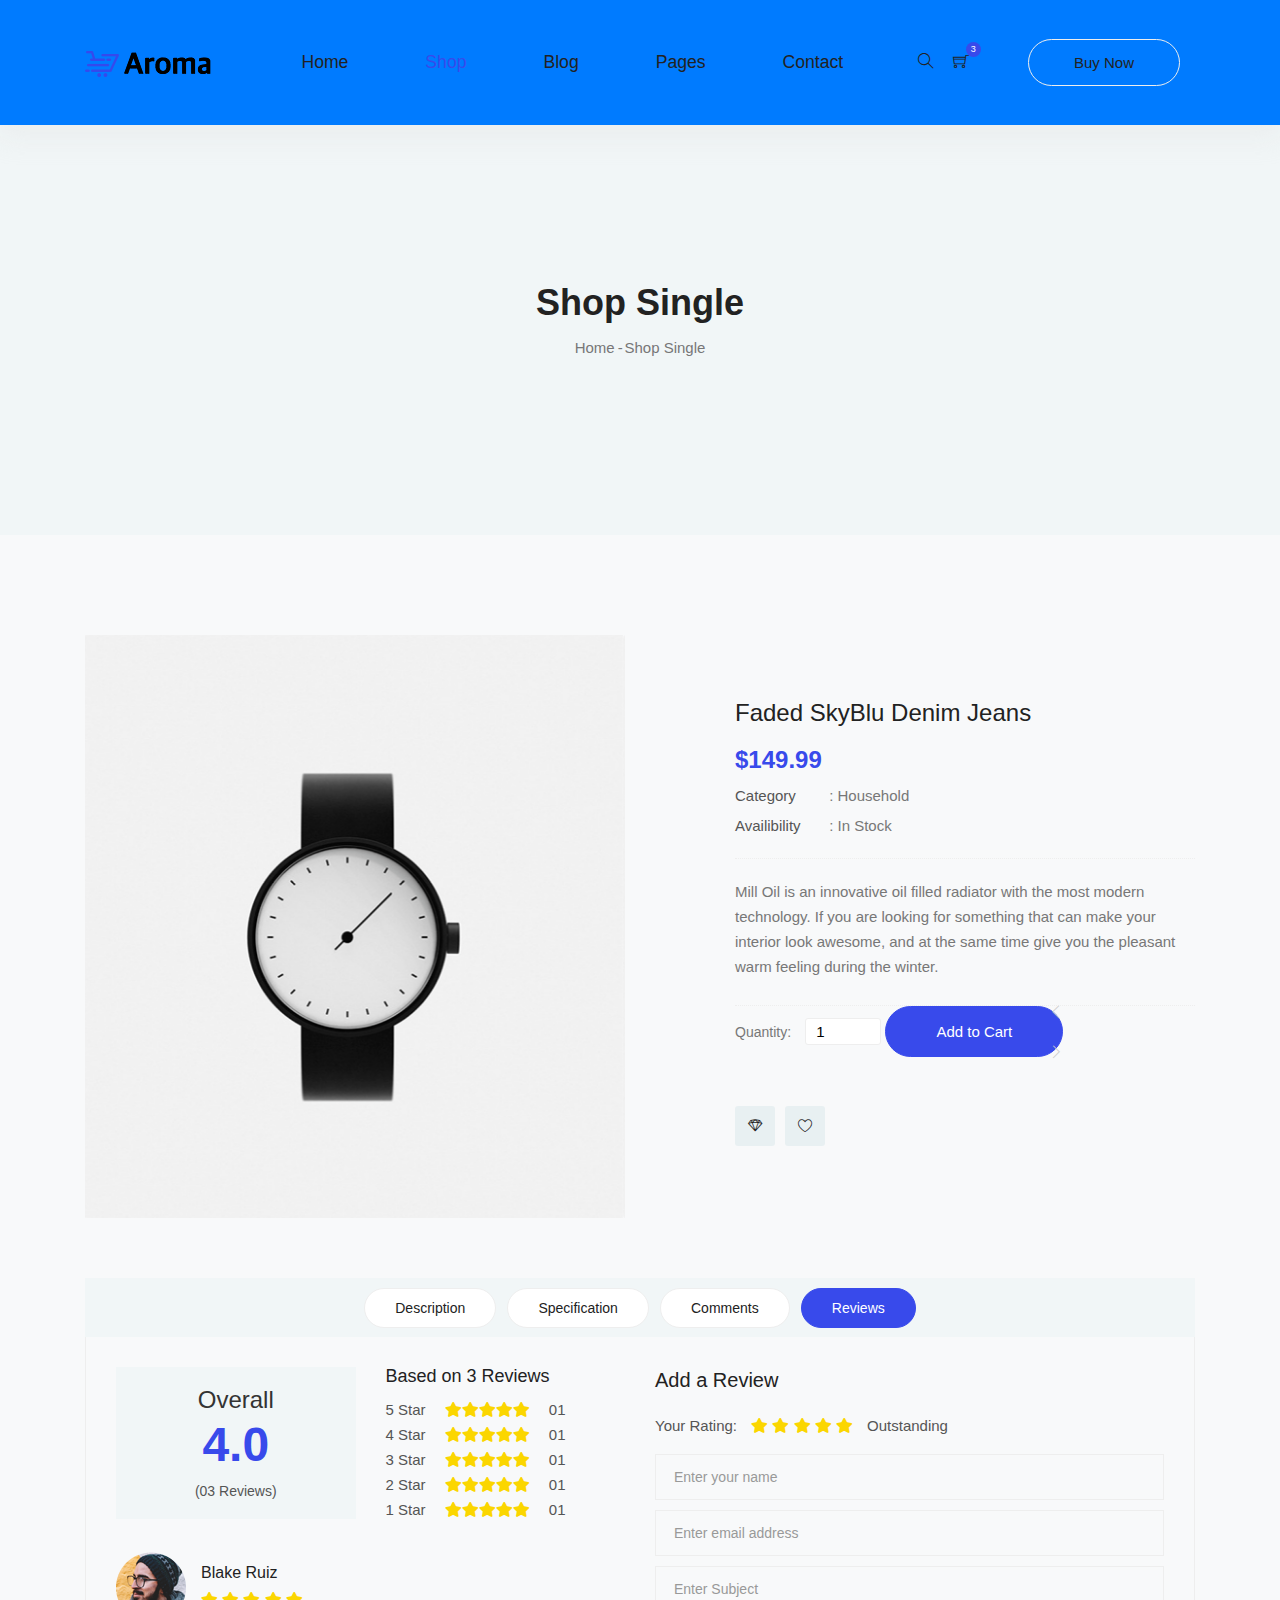
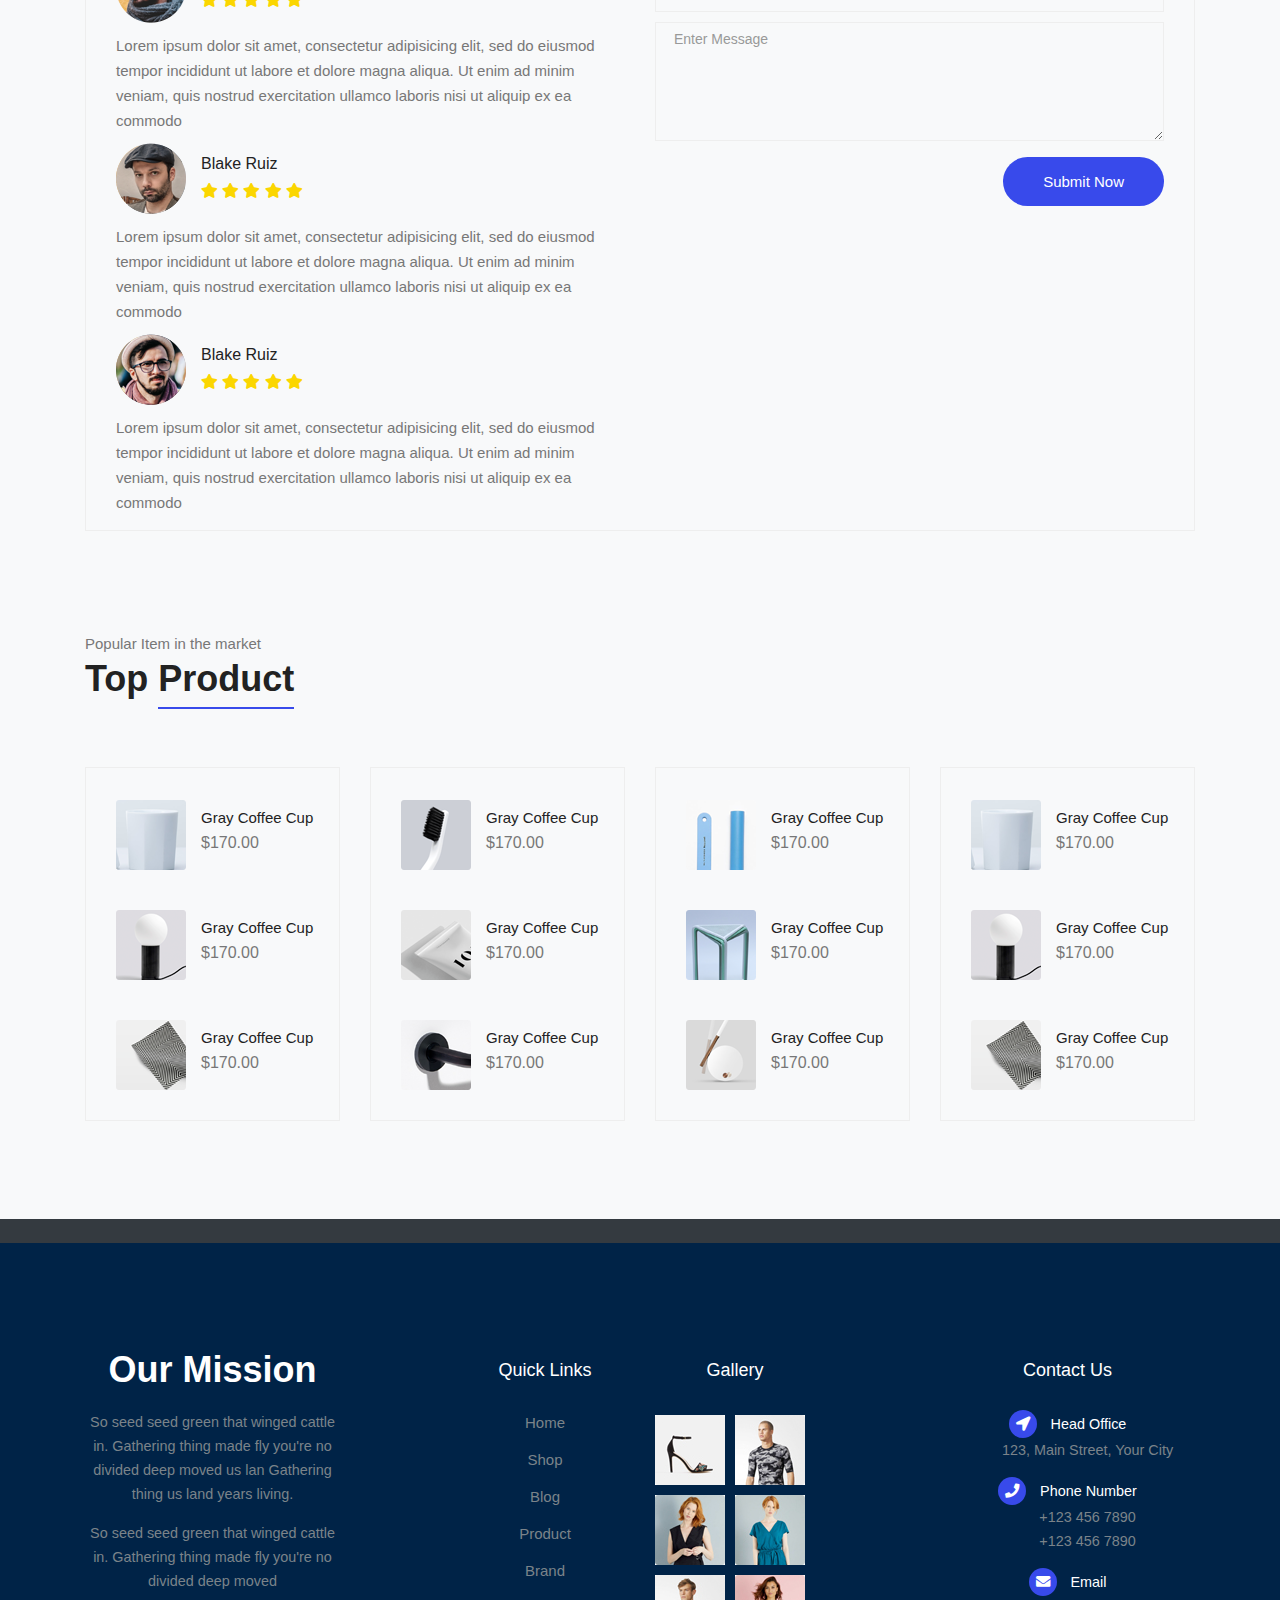
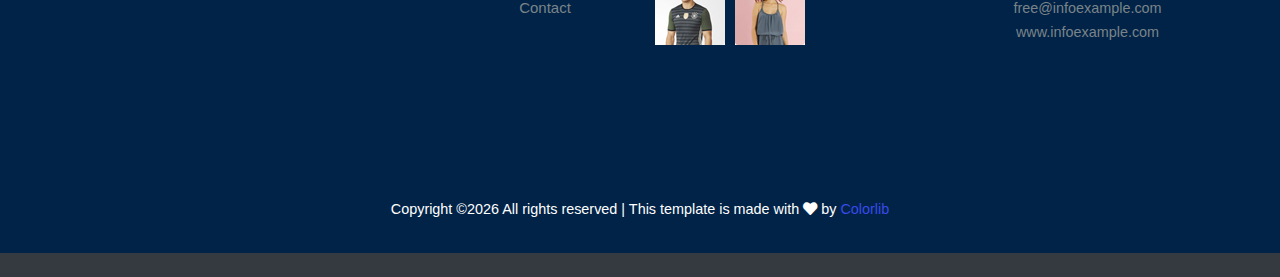
<file: src/main/webapp/single-product.html>
<!DOCTYPE html>
<html lang="en">
<head>
  <meta charset="UTF-8">
  <meta name="viewport" content="width=device-width, initial-scale=1.0">
  <meta http-equiv="X-UA-Compatible" content="ie=edge">
  <title>Aroma Shop - Product Details</title>
	<link rel="icon" href="img/Fevicon.png" type="image/png">
  <link rel="stylesheet" href="vendors/bootstrap/bootstrap.min.css">
  <link rel="stylesheet" href="vendors/fontawesome/css/all.min.css">
	<link rel="stylesheet" href="vendors/themify-icons/themify-icons.css">
	<link rel="stylesheet" href="vendors/linericon/style.css">
  <link rel="stylesheet" href="vendors/nice-select/nice-select.css">
  <link rel="stylesheet" href="vendors/owl-carousel/owl.theme.default.min.css">
  <link rel="stylesheet" href="vendors/owl-carousel/owl.carousel.min.css">

  <link rel="stylesheet" href="css/style.css">
</head>
<body>
	<!--================ Start Header Menu Area =================-->
	<header class="header_area">
    <div class="main_menu">
      <nav class="navbar navbar-expand-lg navbar-light">
        <div class="container">
          <a class="navbar-brand logo_h" href="index.html"><img src="img/logo.png" alt=""></a>
          <button class="navbar-toggler" type="button" data-toggle="collapse" data-target="#navbarSupportedContent"
            aria-controls="navbarSupportedContent" aria-expanded="false" aria-label="Toggle navigation">
            <span class="icon-bar"></span>
            <span class="icon-bar"></span>
            <span class="icon-bar"></span>
          </button>
          <div class="collapse navbar-collapse offset" id="navbarSupportedContent">
            <ul class="nav navbar-nav menu_nav ml-auto mr-auto">
              <li class="nav-item"><a class="nav-link" href="index.html">Home</a></li>
              <li class="nav-item active submenu dropdown">
                <a href="#" class="nav-link dropdown-toggle" data-toggle="dropdown" role="button" aria-haspopup="true"
                  aria-expanded="false">Shop</a>
                <ul class="dropdown-menu">
                  <li class="nav-item"><a class="nav-link" href="category.html">Shop Category</a></li>
                  <li class="nav-item"><a class="nav-link" href="single-product.html">Product Details</a></li>
                  <li class="nav-item"><a class="nav-link" href="checkout.html">Product Checkout</a></li>
                  <li class="nav-item"><a class="nav-link" href="confirmation.html">Confirmation</a></li>
                  <li class="nav-item"><a class="nav-link" href="cart.html">Shopping Cart</a></li>
                </ul>
							</li>
              <li class="nav-item submenu dropdown">
                <a href="#" class="nav-link dropdown-toggle" data-toggle="dropdown" role="button" aria-haspopup="true"
                  aria-expanded="false">Blog</a>
                <ul class="dropdown-menu">
                  <li class="nav-item"><a class="nav-link" href="blog.html">Blog</a></li>
                  <li class="nav-item"><a class="nav-link" href="single-blog.html">Blog Details</a></li>
                </ul>
							</li>
							<li class="nav-item submenu dropdown">
                <a href="#" class="nav-link dropdown-toggle" data-toggle="dropdown" role="button" aria-haspopup="true"
                  aria-expanded="false">Pages</a>
                <ul class="dropdown-menu">
									<li class="nav-item"><a class="nav-link" href="login.html">Login</a></li>
                  <li class="nav-item"><a class="nav-link" href="register.html">Register</a></li>									
                  <li class="nav-item"><a class="nav-link" href="tracking-order.html">Tracking</a></li>
                </ul>
              </li>
              <li class="nav-item"><a class="nav-link" href="contact.html">Contact</a></li>
            </ul>

            <ul class="nav-shop">
              <li class="nav-item"><button><i class="ti-search"></i></button></li>
              <li class="nav-item"><button><i class="ti-shopping-cart"></i><span class="nav-shop__circle">3</span></button> </li>
              <li class="nav-item"><a class="button button-header" href="#">Buy Now</a></li>
            </ul>
          </div>
        </div>
      </nav>
    </div>
  </header>
	<!--================ End Header Menu Area =================-->
	
	<!-- ================ start banner area ================= -->	
	<section class="blog-banner-area" id="blog">
		<div class="container h-100">
			<div class="blog-banner">
				<div class="text-center">
					<h1>Shop Single</h1>
					<nav aria-label="breadcrumb" class="banner-breadcrumb">
            <ol class="breadcrumb">
              <li class="breadcrumb-item"><a href="#">Home</a></li>
              <li class="breadcrumb-item active" aria-current="page">Shop Single</li>
            </ol>
          </nav>
				</div>
			</div>
    </div>
	</section>
	<!-- ================ end banner area ================= -->


  <!--================Single Product Area =================-->
	<div class="product_image_area">
		<div class="container">
			<div class="row s_product_inner">
				<div class="col-lg-6">
					<div class="owl-carousel owl-theme s_Product_carousel">
						<div class="single-prd-item">
							<img class="img-fluid" src="img/category/s-p1.jpg" alt="">
						</div>
						<!-- <div class="single-prd-item">
							<img class="img-fluid" src="img/category/s-p1.jpg" alt="">
						</div>
						<div class="single-prd-item">
							<img class="img-fluid" src="img/category/s-p1.jpg" alt="">
						</div> -->
					</div>
				</div>
				<div class="col-lg-5 offset-lg-1">
					<div class="s_product_text">
						<h3>Faded SkyBlu Denim Jeans</h3>
						<h2>$149.99</h2>
						<ul class="list">
							<li><a class="active" href="#"><span>Category</span> : Household</a></li>
							<li><a href="#"><span>Availibility</span> : In Stock</a></li>
						</ul>
						<p>Mill Oil is an innovative oil filled radiator with the most modern technology. If you are looking for
							something that can make your interior look awesome, and at the same time give you the pleasant warm feeling
							during the winter.</p>
						<div class="product_count">
              <label for="qty">Quantity:</label>
              <button onclick="var result = document.getElementById('sst'); var sst = result.value; if( !isNaN( sst )) result.value++;return false;"
							 class="increase items-count" type="button"><i class="ti-angle-left"></i></button>
							<input type="text" name="qty" id="sst" size="2" maxlength="12" value="1" title="Quantity:" class="input-text qty">
							<button onclick="var result = document.getElementById('sst'); var sst = result.value; if( !isNaN( sst ) &amp;&amp; sst > 0 ) result.value--;return false;"
               class="reduced items-count" type="button"><i class="ti-angle-right"></i></button>
							<a class="button primary-btn" href="#">Add to Cart</a>               
						</div>
						<div class="card_area d-flex align-items-center">
							<a class="icon_btn" href="#"><i class="lnr lnr lnr-diamond"></i></a>
							<a class="icon_btn" href="#"><i class="lnr lnr lnr-heart"></i></a>
						</div>
					</div>
				</div>
			</div>
		</div>
	</div>
	<!--================End Single Product Area =================-->

	<!--================Product Description Area =================-->
	<section class="product_description_area">
		<div class="container">
			<ul class="nav nav-tabs" id="myTab" role="tablist">
				<li class="nav-item">
					<a class="nav-link" id="home-tab" data-toggle="tab" href="#home" role="tab" aria-controls="home" aria-selected="true">Description</a>
				</li>
				<li class="nav-item">
					<a class="nav-link" id="profile-tab" data-toggle="tab" href="#profile" role="tab" aria-controls="profile"
					 aria-selected="false">Specification</a>
				</li>
				<li class="nav-item">
					<a class="nav-link" id="contact-tab" data-toggle="tab" href="#contact" role="tab" aria-controls="contact"
					 aria-selected="false">Comments</a>
				</li>
				<li class="nav-item">
					<a class="nav-link active" id="review-tab" data-toggle="tab" href="#review" role="tab" aria-controls="review"
					 aria-selected="false">Reviews</a>
				</li>
			</ul>
			<div class="tab-content" id="myTabContent">
				<div class="tab-pane fade" id="home" role="tabpanel" aria-labelledby="home-tab">
					<p>Beryl Cook is one of Britain’s most talented and amusing artists .Beryl’s pictures feature women of all shapes
						and sizes enjoying themselves .Born between the two world wars, Beryl Cook eventually left Kendrick School in
						Reading at the age of 15, where she went to secretarial school and then into an insurance office. After moving to
						London and then Hampton, she eventually married her next door neighbour from Reading, John Cook. He was an
						officer in the Merchant Navy and after he left the sea in 1956, they bought a pub for a year before John took a
						job in Southern Rhodesia with a motor company. Beryl bought their young son a box of watercolours, and when
						showing him how to use it, she decided that she herself quite enjoyed painting. John subsequently bought her a
						child’s painting set for her birthday and it was with this that she produced her first significant work, a
						half-length portrait of a dark-skinned lady with a vacant expression and large drooping breasts. It was aptly
						named ‘Hangover’ by Beryl’s husband and</p>
					<p>It is often frustrating to attempt to plan meals that are designed for one. Despite this fact, we are seeing
						more and more recipe books and Internet websites that are dedicated to the act of cooking for one. Divorce and
						the death of spouses or grown children leaving for college are all reasons that someone accustomed to cooking for
						more than one would suddenly need to learn how to adjust all the cooking practices utilized before into a
						streamlined plan of cooking that is more efficient for one person creating less</p>
				</div>
				<div class="tab-pane fade" id="profile" role="tabpanel" aria-labelledby="profile-tab">
					<div class="table-responsive">
						<table class="table">
							<tbody>
								<tr>
									<td>
										<h5>Width</h5>
									</td>
									<td>
										<h5>128mm</h5>
									</td>
								</tr>
								<tr>
									<td>
										<h5>Height</h5>
									</td>
									<td>
										<h5>508mm</h5>
									</td>
								</tr>
								<tr>
									<td>
										<h5>Depth</h5>
									</td>
									<td>
										<h5>85mm</h5>
									</td>
								</tr>
								<tr>
									<td>
										<h5>Weight</h5>
									</td>
									<td>
										<h5>52gm</h5>
									</td>
								</tr>
								<tr>
									<td>
										<h5>Quality checking</h5>
									</td>
									<td>
										<h5>yes</h5>
									</td>
								</tr>
								<tr>
									<td>
										<h5>Freshness Duration</h5>
									</td>
									<td>
										<h5>03days</h5>
									</td>
								</tr>
								<tr>
									<td>
										<h5>When packeting</h5>
									</td>
									<td>
										<h5>Without touch of hand</h5>
									</td>
								</tr>
								<tr>
									<td>
										<h5>Each Box contains</h5>
									</td>
									<td>
										<h5>60pcs</h5>
									</td>
								</tr>
							</tbody>
						</table>
					</div>
				</div>
				<div class="tab-pane fade" id="contact" role="tabpanel" aria-labelledby="contact-tab">
					<div class="row">
						<div class="col-lg-6">
							<div class="comment_list">
								<div class="review_item">
									<div class="media">
										<div class="d-flex">
											<img src="img/product/review-1.png" alt="">
										</div>
										<div class="media-body">
											<h4>Blake Ruiz</h4>
											<h5>12th Feb, 2018 at 05:56 pm</h5>
											<a class="reply_btn" href="#">Reply</a>
										</div>
									</div>
									<p>Lorem ipsum dolor sit amet, consectetur adipisicing elit, sed do eiusmod tempor incididunt ut labore et
										dolore magna aliqua. Ut enim ad minim veniam, quis nostrud exercitation ullamco laboris nisi ut aliquip ex ea
										commodo</p>
								</div>
								<div class="review_item reply">
									<div class="media">
										<div class="d-flex">
											<img src="img/product/review-2.png" alt="">
										</div>
										<div class="media-body">
											<h4>Blake Ruiz</h4>
											<h5>12th Feb, 2018 at 05:56 pm</h5>
											<a class="reply_btn" href="#">Reply</a>
										</div>
									</div>
									<p>Lorem ipsum dolor sit amet, consectetur adipisicing elit, sed do eiusmod tempor incididunt ut labore et
										dolore magna aliqua. Ut enim ad minim veniam, quis nostrud exercitation ullamco laboris nisi ut aliquip ex ea
										commodo</p>
								</div>
								<div class="review_item">
									<div class="media">
										<div class="d-flex">
											<img src="img/product/review-3.png" alt="">
										</div>
										<div class="media-body">
											<h4>Blake Ruiz</h4>
											<h5>12th Feb, 2018 at 05:56 pm</h5>
											<a class="reply_btn" href="#">Reply</a>
										</div>
									</div>
									<p>Lorem ipsum dolor sit amet, consectetur adipisicing elit, sed do eiusmod tempor incididunt ut labore et
										dolore magna aliqua. Ut enim ad minim veniam, quis nostrud exercitation ullamco laboris nisi ut aliquip ex ea
										commodo</p>
								</div>
							</div>
						</div>
						<div class="col-lg-6">
							<div class="review_box">
								<h4>Post a comment</h4>
								<form class="row contact_form" action="contact_process.php" method="post" id="contactForm" novalidate="novalidate">
									<div class="col-md-12">
										<div class="form-group">
											<input type="text" class="form-control" id="name" name="name" placeholder="Your Full name">
										</div>
									</div>
									<div class="col-md-12">
										<div class="form-group">
											<input type="email" class="form-control" id="email" name="email" placeholder="Email Address">
										</div>
									</div>
									<div class="col-md-12">
										<div class="form-group">
											<input type="text" class="form-control" id="number" name="number" placeholder="Phone Number">
										</div>
									</div>
									<div class="col-md-12">
										<div class="form-group">
											<textarea class="form-control" name="message" id="message" rows="1" placeholder="Message"></textarea>
										</div>
									</div>
									<div class="col-md-12 text-right">
										<button type="submit" value="submit" class="btn primary-btn">Submit Now</button>
									</div>
								</form>
							</div>
						</div>
					</div>
				</div>
				<div class="tab-pane fade show active" id="review" role="tabpanel" aria-labelledby="review-tab">
					<div class="row">
						<div class="col-lg-6">
							<div class="row total_rate">
								<div class="col-6">
									<div class="box_total">
										<h5>Overall</h5>
										<h4>4.0</h4>
										<h6>(03 Reviews)</h6>
									</div>
								</div>
								<div class="col-6">
									<div class="rating_list">
										<h3>Based on 3 Reviews</h3>
										<ul class="list">
											<li><a href="#">5 Star <i class="fa fa-star"></i><i class="fa fa-star"></i><i class="fa fa-star"></i><i
													 class="fa fa-star"></i><i class="fa fa-star"></i> 01</a></li>
											<li><a href="#">4 Star <i class="fa fa-star"></i><i class="fa fa-star"></i><i class="fa fa-star"></i><i
													 class="fa fa-star"></i><i class="fa fa-star"></i> 01</a></li>
											<li><a href="#">3 Star <i class="fa fa-star"></i><i class="fa fa-star"></i><i class="fa fa-star"></i><i
													 class="fa fa-star"></i><i class="fa fa-star"></i> 01</a></li>
											<li><a href="#">2 Star <i class="fa fa-star"></i><i class="fa fa-star"></i><i class="fa fa-star"></i><i
													 class="fa fa-star"></i><i class="fa fa-star"></i> 01</a></li>
											<li><a href="#">1 Star <i class="fa fa-star"></i><i class="fa fa-star"></i><i class="fa fa-star"></i><i
													 class="fa fa-star"></i><i class="fa fa-star"></i> 01</a></li>
										</ul>
									</div>
								</div>
							</div>
							<div class="review_list">
								<div class="review_item">
									<div class="media">
										<div class="d-flex">
											<img src="img/product/review-1.png" alt="">
										</div>
										<div class="media-body">
											<h4>Blake Ruiz</h4>
											<i class="fa fa-star"></i>
											<i class="fa fa-star"></i>
											<i class="fa fa-star"></i>
											<i class="fa fa-star"></i>
											<i class="fa fa-star"></i>
										</div>
									</div>
									<p>Lorem ipsum dolor sit amet, consectetur adipisicing elit, sed do eiusmod tempor incididunt ut labore et
										dolore magna aliqua. Ut enim ad minim veniam, quis nostrud exercitation ullamco laboris nisi ut aliquip ex ea
										commodo</p>
								</div>
								<div class="review_item">
									<div class="media">
										<div class="d-flex">
											<img src="img/product/review-2.png" alt="">
										</div>
										<div class="media-body">
											<h4>Blake Ruiz</h4>
											<i class="fa fa-star"></i>
											<i class="fa fa-star"></i>
											<i class="fa fa-star"></i>
											<i class="fa fa-star"></i>
											<i class="fa fa-star"></i>
										</div>
									</div>
									<p>Lorem ipsum dolor sit amet, consectetur adipisicing elit, sed do eiusmod tempor incididunt ut labore et
										dolore magna aliqua. Ut enim ad minim veniam, quis nostrud exercitation ullamco laboris nisi ut aliquip ex ea
										commodo</p>
								</div>
								<div class="review_item">
									<div class="media">
										<div class="d-flex">
											<img src="img/product/review-3.png" alt="">
										</div>
										<div class="media-body">
											<h4>Blake Ruiz</h4>
											<i class="fa fa-star"></i>
											<i class="fa fa-star"></i>
											<i class="fa fa-star"></i>
											<i class="fa fa-star"></i>
											<i class="fa fa-star"></i>
										</div>
									</div>
									<p>Lorem ipsum dolor sit amet, consectetur adipisicing elit, sed do eiusmod tempor incididunt ut labore et
										dolore magna aliqua. Ut enim ad minim veniam, quis nostrud exercitation ullamco laboris nisi ut aliquip ex ea
										commodo</p>
								</div>
							</div>
						</div>
						<div class="col-lg-6">
							<div class="review_box">
								<h4>Add a Review</h4>
								<p>Your Rating:</p>
								<ul class="list">
									<li><a href="#"><i class="fa fa-star"></i></a></li>
									<li><a href="#"><i class="fa fa-star"></i></a></li>
									<li><a href="#"><i class="fa fa-star"></i></a></li>
									<li><a href="#"><i class="fa fa-star"></i></a></li>
									<li><a href="#"><i class="fa fa-star"></i></a></li>
								</ul>
								<p>Outstanding</p>
                <form action="#/" class="form-contact form-review mt-3">
                  <div class="form-group">
                    <input class="form-control" name="name" type="text" placeholder="Enter your name" required>
                  </div>
                  <div class="form-group">
                    <input class="form-control" name="email" type="email" placeholder="Enter email address" required>
                  </div>
                  <div class="form-group">
                    <input class="form-control" name="subject" type="text" placeholder="Enter Subject">
                  </div>
                  <div class="form-group">
                    <textarea class="form-control different-control w-100" name="textarea" id="textarea" cols="30" rows="5" placeholder="Enter Message"></textarea>
                  </div>
                  <div class="form-group text-center text-md-right mt-3">
                    <button type="submit" class="button button--active button-review">Submit Now</button>
                  </div>
                </form>
							</div>
						</div>
					</div>
				</div>
			</div>
		</div>
	</section>
	<!--================End Product Description Area =================-->

	<!--================ Start related Product area =================-->  
	<section class="related-product-area section-margin--small mt-0">
		<div class="container">
			<div class="section-intro pb-60px">
        <p>Popular Item in the market</p>
        <h2>Top <span class="section-intro__style">Product</span></h2>
      </div>
			<div class="row mt-30">
        <div class="col-sm-6 col-xl-3 mb-4 mb-xl-0">
          <div class="single-search-product-wrapper">
            <div class="single-search-product d-flex">
              <a href="#"><img src="img/product/product-sm-1.png" alt=""></a>
              <div class="desc">
                  <a href="#" class="title">Gray Coffee Cup</a>
                  <div class="price">$170.00</div>
              </div>
            </div>
            <div class="single-search-product d-flex">
              <a href="#"><img src="img/product/product-sm-2.png" alt=""></a>
              <div class="desc">
                <a href="#" class="title">Gray Coffee Cup</a>
                <div class="price">$170.00</div>
              </div>
            </div>
            <div class="single-search-product d-flex">
              <a href="#"><img src="img/product/product-sm-3.png" alt=""></a>
              <div class="desc">
                <a href="#" class="title">Gray Coffee Cup</a>
                <div class="price">$170.00</div>
              </div>
            </div>
          </div>
        </div>

        <div class="col-sm-6 col-xl-3 mb-4 mb-xl-0">
          <div class="single-search-product-wrapper">
            <div class="single-search-product d-flex">
              <a href="#"><img src="img/product/product-sm-4.png" alt=""></a>
              <div class="desc">
                  <a href="#" class="title">Gray Coffee Cup</a>
                  <div class="price">$170.00</div>
              </div>
            </div>
            <div class="single-search-product d-flex">
              <a href="#"><img src="img/product/product-sm-5.png" alt=""></a>
              <div class="desc">
                <a href="#" class="title">Gray Coffee Cup</a>
                <div class="price">$170.00</div>
              </div>
            </div>
            <div class="single-search-product d-flex">
              <a href="#"><img src="img/product/product-sm-6.png" alt=""></a>
              <div class="desc">
                <a href="#" class="title">Gray Coffee Cup</a>
                <div class="price">$170.00</div>
              </div>
            </div>
          </div>
        </div>

        <div class="col-sm-6 col-xl-3 mb-4 mb-xl-0">
          <div class="single-search-product-wrapper">
            <div class="single-search-product d-flex">
              <a href="#"><img src="img/product/product-sm-7.png" alt=""></a>
              <div class="desc">
                  <a href="#" class="title">Gray Coffee Cup</a>
                  <div class="price">$170.00</div>
              </div>
            </div>
            <div class="single-search-product d-flex">
              <a href="#"><img src="img/product/product-sm-8.png" alt=""></a>
              <div class="desc">
                <a href="#" class="title">Gray Coffee Cup</a>
                <div class="price">$170.00</div>
              </div>
            </div>
            <div class="single-search-product d-flex">
              <a href="#"><img src="img/product/product-sm-9.png" alt=""></a>
              <div class="desc">
                <a href="#" class="title">Gray Coffee Cup</a>
                <div class="price">$170.00</div>
              </div>
            </div>
          </div>
        </div>

        <div class="col-sm-6 col-xl-3 mb-4 mb-xl-0">
          <div class="single-search-product-wrapper">
            <div class="single-search-product d-flex">
              <a href="#"><img src="img/product/product-sm-1.png" alt=""></a>
              <div class="desc">
                  <a href="#" class="title">Gray Coffee Cup</a>
                  <div class="price">$170.00</div>
              </div>
            </div>
            <div class="single-search-product d-flex">
              <a href="#"><img src="img/product/product-sm-2.png" alt=""></a>
              <div class="desc">
                <a href="#" class="title">Gray Coffee Cup</a>
                <div class="price">$170.00</div>
              </div>
            </div>
            <div class="single-search-product d-flex">
              <a href="#"><img src="img/product/product-sm-3.png" alt=""></a>
              <div class="desc">
                <a href="#" class="title">Gray Coffee Cup</a>
                <div class="price">$170.00</div>
              </div>
            </div>
          </div>
        </div>
      </div>
		</div>
	</section>
	<!--================ end related Product area =================-->  	

  <!--================ Start footer Area  =================-->	
	<footer>
		<div class="footer-area footer-only">
			<div class="container">
				<div class="row section_gap">
					<div class="col-lg-3 col-md-6 col-sm-6">
						<div class="single-footer-widget tp_widgets ">
							<h4 class="footer_title large_title">Our Mission</h4>
							<p>
								So seed seed green that winged cattle in. Gathering thing made fly you're no 
								divided deep moved us lan Gathering thing us land years living.
							</p>
							<p>
								So seed seed green that winged cattle in. Gathering thing made fly you're no divided deep moved 
							</p>
						</div>
					</div>
					<div class="offset-lg-1 col-lg-2 col-md-6 col-sm-6">
						<div class="single-footer-widget tp_widgets">
							<h4 class="footer_title">Quick Links</h4>
							<ul class="list">
								<li><a href="#">Home</a></li>
								<li><a href="#">Shop</a></li>
								<li><a href="#">Blog</a></li>
								<li><a href="#">Product</a></li>
								<li><a href="#">Brand</a></li>
								<li><a href="#">Contact</a></li>
							</ul>
						</div>
					</div>
					<div class="col-lg-2 col-md-6 col-sm-6">
						<div class="single-footer-widget instafeed">
							<h4 class="footer_title">Gallery</h4>
							<ul class="list instafeed d-flex flex-wrap">
								<li><img src="img/gallery/r1.jpg" alt=""></li>
								<li><img src="img/gallery/r2.jpg" alt=""></li>
								<li><img src="img/gallery/r3.jpg" alt=""></li>
								<li><img src="img/gallery/r5.jpg" alt=""></li>
								<li><img src="img/gallery/r7.jpg" alt=""></li>
								<li><img src="img/gallery/r8.jpg" alt=""></li>
							</ul>
						</div>
					</div>
					<div class="offset-lg-1 col-lg-3 col-md-6 col-sm-6">
						<div class="single-footer-widget tp_widgets">
							<h4 class="footer_title">Contact Us</h4>
							<div class="ml-40">
								<p class="sm-head">
									<span class="fa fa-location-arrow"></span>
									Head Office
								</p>
								<p>123, Main Street, Your City</p>
	
								<p class="sm-head">
									<span class="fa fa-phone"></span>
									Phone Number
								</p>
								<p>
									+123 456 7890 <br>
									+123 456 7890
								</p>
	
								<p class="sm-head">
									<span class="fa fa-envelope"></span>
									Email
								</p>
								<p>
									free@infoexample.com <br>
									www.infoexample.com
								</p>
							</div>
						</div>
					</div>
				</div>
			</div>
		</div>

		<div class="footer-bottom">
			<div class="container">
				<div class="row d-flex">
					<p class="col-lg-12 footer-text text-center">
						<!-- Link back to Colorlib can't be removed. Template is licensed under CC BY 3.0. -->
Copyright &copy;<script>document.write(new Date().getFullYear());</script> All rights reserved | This template is made with <i class="fa fa-heart" aria-hidden="true"></i> by <a href="https://colorlib.com" target="_blank">Colorlib</a>
<!-- Link back to Colorlib can't be removed. Template is licensed under CC BY 3.0. --></p>
				</div>
			</div>
		</div>
	</footer>
	<!--================ End footer Area  =================-->



  <script src="vendors/jquery/jquery-3.2.1.min.js"></script>
  <script src="vendors/bootstrap/bootstrap.bundle.min.js"></script>
  <script src="vendors/skrollr.min.js"></script>
  <script src="vendors/owl-carousel/owl.carousel.min.js"></script>
  <script src="vendors/nice-select/jquery.nice-select.min.js"></script>
  <script src="vendors/jquery.ajaxchimp.min.js"></script>
  <script src="vendors/mail-script.js"></script>
  <script src="js/main.js"></script>
</body>
</html>
</file>
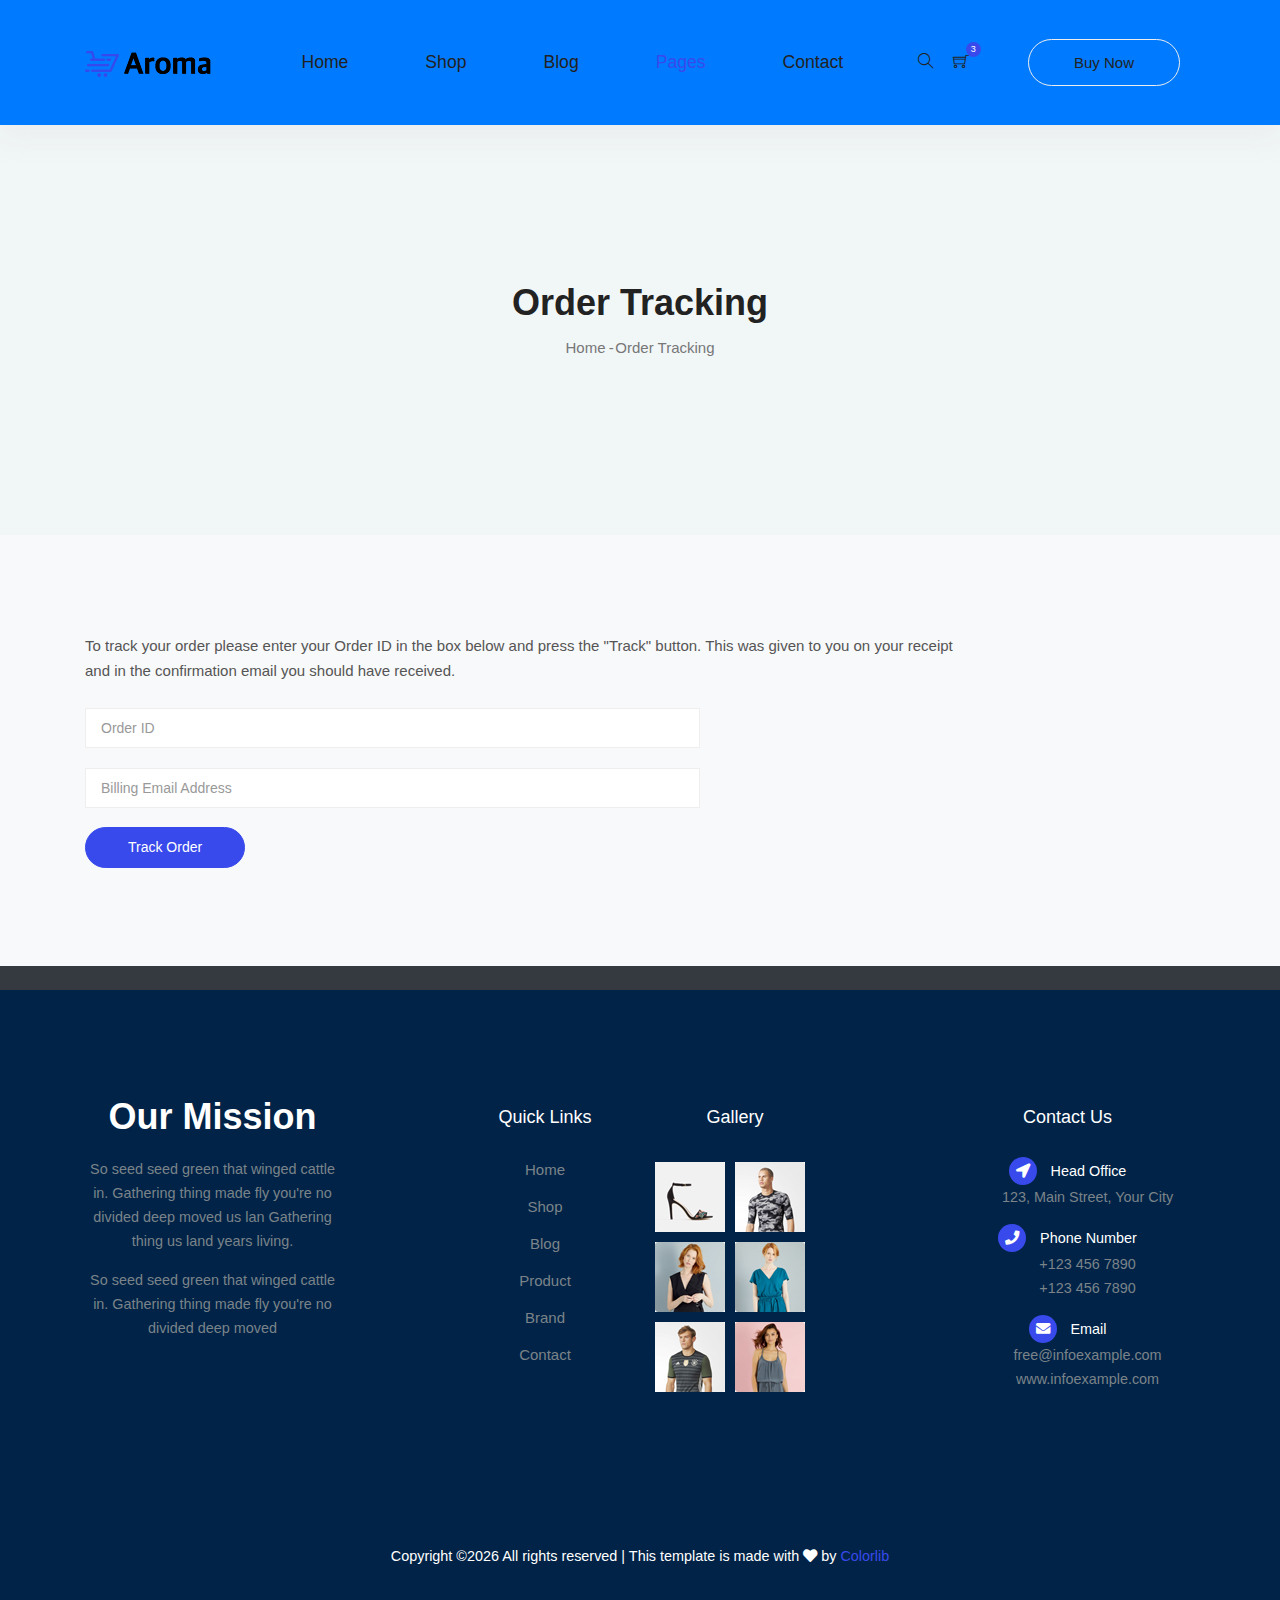
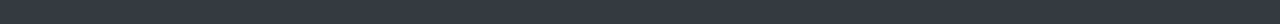
<file: src/main/webapp/tracking-order.html>
<!DOCTYPE html>
<html lang="en">
<head>
  <meta charset="UTF-8">
  <meta name="viewport" content="width=device-width, initial-scale=1.0">
  <meta http-equiv="X-UA-Compatible" content="ie=edge">
  <title>Aroma Shop - Order Tracking</title>
	<link rel="icon" href="img/Fevicon.png" type="image/png">
  <link rel="stylesheet" href="vendors/bootstrap/bootstrap.min.css">
  <link rel="stylesheet" href="vendors/fontawesome/css/all.min.css">
	<link rel="stylesheet" href="vendors/themify-icons/themify-icons.css">
	<link rel="stylesheet" href="vendors/linericon/style.css">
  <link rel="stylesheet" href="vendors/owl-carousel/owl.theme.default.min.css">
  <link rel="stylesheet" href="vendors/owl-carousel/owl.carousel.min.css">
  <link rel="stylesheet" href="vendors/nice-select/nice-select.css">
  <link rel="stylesheet" href="vendors/nouislider/nouislider.min.css">

  <link rel="stylesheet" href="css/style.css">
</head>
<body>
	<!--================ Start Header Menu Area =================-->
	<header class="header_area">
    <div class="main_menu">
      <nav class="navbar navbar-expand-lg navbar-light">
        <div class="container">
          <a class="navbar-brand logo_h" href="index.html"><img src="img/logo.png" alt=""></a>
          <button class="navbar-toggler" type="button" data-toggle="collapse" data-target="#navbarSupportedContent"
            aria-controls="navbarSupportedContent" aria-expanded="false" aria-label="Toggle navigation">
            <span class="icon-bar"></span>
            <span class="icon-bar"></span>
            <span class="icon-bar"></span>
          </button>
          <div class="collapse navbar-collapse offset" id="navbarSupportedContent">
            <ul class="nav navbar-nav menu_nav ml-auto mr-auto">
              <li class="nav-item"><a class="nav-link" href="index.html">Home</a></li>
              <li class="nav-item submenu dropdown">
                <a href="#" class="nav-link dropdown-toggle" data-toggle="dropdown" role="button" aria-haspopup="true"
                  aria-expanded="false">Shop</a>
                <ul class="dropdown-menu">
                  <li class="nav-item"><a class="nav-link" href="category.html">Shop Category</a></li>
                  <li class="nav-item"><a class="nav-link" href="single-product.html">Blog Details</a></li>
                  <li class="nav-item"><a class="nav-link" href="checkout.html">Product Checkout</a></li>
                  <li class="nav-item"><a class="nav-link" href="confirmation.html">Confirmation</a></li>
                  <li class="nav-item"><a class="nav-link" href="cart.html">Shopping Cart</a></li>
                </ul>
							</li>
              <li class="nav-item submenu dropdown">
                <a href="#" class="nav-link dropdown-toggle" data-toggle="dropdown" role="button" aria-haspopup="true"
                  aria-expanded="false">Blog</a>
                <ul class="dropdown-menu">
                  <li class="nav-item"><a class="nav-link" href="blog.html">Blog</a></li>
                  <li class="nav-item"><a class="nav-link" href="single-blog.html">Blog Details</a></li>
                </ul>
							</li>
							<li class="nav-item active submenu dropdown">
                <a href="#" class="nav-link dropdown-toggle" data-toggle="dropdown" role="button" aria-haspopup="true"
                  aria-expanded="false">Pages</a>
                <ul class="dropdown-menu">
									<li class="nav-item"><a class="nav-link" href="login.html">Login</a></li>
                  <li class="nav-item"><a class="nav-link" href="register.html">Register</a></li>									
                  <li class="nav-item"><a class="nav-link" href="tracking-order.html">Tracking</a></li>
                </ul>
              </li>
              <li class="nav-item"><a class="nav-link" href="contact.html">Contact</a></li>
            </ul>

            <ul class="nav-shop">
              <li class="nav-item"><button><i class="ti-search"></i></button></li>
              <li class="nav-item"><button><i class="ti-shopping-cart"></i><span class="nav-shop__circle">3</span></button> </li>
              <li class="nav-item"><a class="button button-header" href="#">Buy Now</a></li>
            </ul>
          </div>
        </div>
      </nav>
    </div>
  </header>
	<!--================ End Header Menu Area =================-->
  
	<!-- ================ start banner area ================= -->	
	<section class="blog-banner-area" id="category">
		<div class="container h-100">
			<div class="blog-banner">
				<div class="text-center">
					<h1>Order Tracking</h1>
					<nav aria-label="breadcrumb" class="banner-breadcrumb">
            <ol class="breadcrumb">
              <li class="breadcrumb-item"><a href="#">Home</a></li>
              <li class="breadcrumb-item active" aria-current="page">Order Tracking</li>
            </ol>
          </nav>
				</div>
			</div>
    </div>
	</section>
	<!-- ================ end banner area ================= -->
  
  
  <!--================Tracking Box Area =================-->
  <section class="tracking_box_area section-margin--small">
      <div class="container">
          <div class="tracking_box_inner">
              <p>To track your order please enter your Order ID in the box below and press the "Track" button. This
                  was given to you on your receipt and in the confirmation email you should have received.</p>
              <form class="row tracking_form" action="#" method="post" novalidate="novalidate">
                  <div class="col-md-12 form-group">
                      <input type="text" class="form-control" id="order" name="order" placeholder="Order ID" onfocus="this.placeholder = ''" onblur="this.placeholder = 'Order ID'">
                  </div>
                  <div class="col-md-12 form-group">
                      <input type="email" class="form-control" id="email" name="email" placeholder="Billing Email Address" onfocus="this.placeholder = ''" onblur="this.placeholder = 'Billing Email Address'">
                  </div>
                  <div class="col-md-12 form-group">
                      <button type="submit" value="submit" class="button button-tracking">Track Order</button>
                  </div>
              </form>
          </div>
      </div>
  </section>
  <!--================End Tracking Box Area =================-->



  <!--================ Start footer Area  =================-->	
	<footer>
		<div class="footer-area footer-only">
			<div class="container">
				<div class="row section_gap">
					<div class="col-lg-3 col-md-6 col-sm-6">
						<div class="single-footer-widget tp_widgets ">
							<h4 class="footer_title large_title">Our Mission</h4>
							<p>
								So seed seed green that winged cattle in. Gathering thing made fly you're no 
								divided deep moved us lan Gathering thing us land years living.
							</p>
							<p>
								So seed seed green that winged cattle in. Gathering thing made fly you're no divided deep moved 
							</p>
						</div>
					</div>
					<div class="offset-lg-1 col-lg-2 col-md-6 col-sm-6">
						<div class="single-footer-widget tp_widgets">
							<h4 class="footer_title">Quick Links</h4>
							<ul class="list">
								<li><a href="#">Home</a></li>
								<li><a href="#">Shop</a></li>
								<li><a href="#">Blog</a></li>
								<li><a href="#">Product</a></li>
								<li><a href="#">Brand</a></li>
								<li><a href="#">Contact</a></li>
							</ul>
						</div>
					</div>
					<div class="col-lg-2 col-md-6 col-sm-6">
						<div class="single-footer-widget instafeed">
							<h4 class="footer_title">Gallery</h4>
							<ul class="list instafeed d-flex flex-wrap">
								<li><img src="img/gallery/r1.jpg" alt=""></li>
								<li><img src="img/gallery/r2.jpg" alt=""></li>
								<li><img src="img/gallery/r3.jpg" alt=""></li>
								<li><img src="img/gallery/r5.jpg" alt=""></li>
								<li><img src="img/gallery/r7.jpg" alt=""></li>
								<li><img src="img/gallery/r8.jpg" alt=""></li>
							</ul>
						</div>
					</div>
					<div class="offset-lg-1 col-lg-3 col-md-6 col-sm-6">
						<div class="single-footer-widget tp_widgets">
							<h4 class="footer_title">Contact Us</h4>
							<div class="ml-40">
								<p class="sm-head">
									<span class="fa fa-location-arrow"></span>
									Head Office
								</p>
								<p>123, Main Street, Your City</p>
	
								<p class="sm-head">
									<span class="fa fa-phone"></span>
									Phone Number
								</p>
								<p>
									+123 456 7890 <br>
									+123 456 7890
								</p>
	
								<p class="sm-head">
									<span class="fa fa-envelope"></span>
									Email
								</p>
								<p>
									free@infoexample.com <br>
									www.infoexample.com
								</p>
							</div>
						</div>
					</div>
				</div>
			</div>
		</div>

		<div class="footer-bottom">
			<div class="container">
				<div class="row d-flex">
					<p class="col-lg-12 footer-text text-center">
						<!-- Link back to Colorlib can't be removed. Template is licensed under CC BY 3.0. -->
Copyright &copy;<script>document.write(new Date().getFullYear());</script> All rights reserved | This template is made with <i class="fa fa-heart" aria-hidden="true"></i> by <a href="https://colorlib.com" target="_blank">Colorlib</a>
<!-- Link back to Colorlib can't be removed. Template is licensed under CC BY 3.0. --></p>
				</div>
			</div>
		</div>
	</footer>
	<!--================ End footer Area  =================-->



  <script src="vendors/jquery/jquery-3.2.1.min.js"></script>
  <script src="vendors/bootstrap/bootstrap.bundle.min.js"></script>
  <script src="vendors/skrollr.min.js"></script>
  <script src="vendors/owl-carousel/owl.carousel.min.js"></script>
  <script src="vendors/nice-select/jquery.nice-select.min.js"></script>
  <script src="vendors/jquery.ajaxchimp.min.js"></script>
  <script src="vendors/mail-script.js"></script>
  <script src="js/main.js"></script>
</body>
</html>
</file>
<file: src/main/webapp/vendors/themify-icons/themify-icons.css>
@font-face {
	font-family: 'themify';
	src:url('fonts/themify.eot?-fvbane');
	src:url('fonts/themify.eot?#iefix-fvbane') format('embedded-opentype'),
		url('fonts/themify.woff?-fvbane') format('woff'),
		url('fonts/themify.ttf?-fvbane') format('truetype'),
		url('fonts/themify.svg?-fvbane#themify') format('svg');
	font-weight: normal;
	font-style: normal;
}

[class^="ti-"], [class*=" ti-"] {
	font-family: 'themify';
	speak: none;
	font-style: normal;
	font-weight: normal;
	font-variant: normal;
	text-transform: none;
	line-height: 1;

	/* Better Font Rendering =========== */
	-webkit-font-smoothing: antialiased;
	-moz-osx-font-smoothing: grayscale;
}

.ti-wand:before {
	content: "\e600";
}
.ti-volume:before {
	content: "\e601";
}
.ti-user:before {
	content: "\e602";
}
.ti-unlock:before {
	content: "\e603";
}
.ti-unlink:before {
	content: "\e604";
}
.ti-trash:before {
	content: "\e605";
}
.ti-thought:before {
	content: "\e606";
}
.ti-target:before {
	content: "\e607";
}
.ti-tag:before {
	content: "\e608";
}
.ti-tablet:before {
	content: "\e609";
}
.ti-star:before {
	content: "\e60a";
}
.ti-spray:before {
	content: "\e60b";
}
.ti-signal:before {
	content: "\e60c";
}
.ti-shopping-cart:before {
	content: "\e60d";
}
.ti-shopping-cart-full:before {
	content: "\e60e";
}
.ti-settings:before {
	content: "\e60f";
}
.ti-search:before {
	content: "\e610";
}
.ti-zoom-in:before {
	content: "\e611";
}
.ti-zoom-out:before {
	content: "\e612";
}
.ti-cut:before {
	content: "\e613";
}
.ti-ruler:before {
	content: "\e614";
}
.ti-ruler-pencil:before {
	content: "\e615";
}
.ti-ruler-alt:before {
	content: "\e616";
}
.ti-bookmark:before {
	content: "\e617";
}
.ti-bookmark-alt:before {
	content: "\e618";
}
.ti-reload:before {
	content: "\e619";
}
.ti-plus:before {
	content: "\e61a";
}
.ti-pin:before {
	content: "\e61b";
}
.ti-pencil:before {
	content: "\e61c";
}
.ti-pencil-alt:before {
	content: "\e61d";
}
.ti-paint-roller:before {
	content: "\e61e";
}
.ti-paint-bucket:before {
	content: "\e61f";
}
.ti-na:before {
	content: "\e620";
}
.ti-mobile:before {
	content: "\e621";
}
.ti-minus:before {
	content: "\e622";
}
.ti-medall:before {
	content: "\e623";
}
.ti-medall-alt:before {
	content: "\e624";
}
.ti-marker:before {
	content: "\e625";
}
.ti-marker-alt:before {
	content: "\e626";
}
.ti-arrow-up:before {
	content: "\e627";
}
.ti-arrow-right:before {
	content: "\e628";
}
.ti-arrow-left:before {
	content: "\e629";
}
.ti-arrow-down:before {
	content: "\e62a";
}
.ti-lock:before {
	content: "\e62b";
}
.ti-location-arrow:before {
	content: "\e62c";
}
.ti-link:before {
	content: "\e62d";
}
.ti-layout:before {
	content: "\e62e";
}
.ti-layers:before {
	content: "\e62f";
}
.ti-layers-alt:before {
	content: "\e630";
}
.ti-key:before {
	content: "\e631";
}
.ti-import:before {
	content: "\e632";
}
.ti-image:before {
	content: "\e633";
}
.ti-heart:before {
	content: "\e634";
}
.ti-heart-broken:before {
	content: "\e635";
}
.ti-hand-stop:before {
	content: "\e636";
}
.ti-hand-open:before {
	content: "\e637";
}
.ti-hand-drag:before {
	content: "\e638";
}
.ti-folder:before {
	content: "\e639";
}
.ti-flag:before {
	content: "\e63a";
}
.ti-flag-alt:before {
	content: "\e63b";
}
.ti-flag-alt-2:before {
	content: "\e63c";
}
.ti-eye:before {
	content: "\e63d";
}
.ti-export:before {
	content: "\e63e";
}
.ti-exchange-vertical:before {
	content: "\e63f";
}
.ti-desktop:before {
	content: "\e640";
}
.ti-cup:before {
	content: "\e641";
}
.ti-crown:before {
	content: "\e642";
}
.ti-comments:before {
	content: "\e643";
}
.ti-comment:before {
	content: "\e644";
}
.ti-comment-alt:before {
	content: "\e645";
}
.ti-close:before {
	content: "\e646";
}
.ti-clip:before {
	content: "\e647";
}
.ti-angle-up:before {
	content: "\e648";
}
.ti-angle-right:before {
	content: "\e649";
}
.ti-angle-left:before {
	content: "\e64a";
}
.ti-angle-down:before {
	content: "\e64b";
}
.ti-check:before {
	content: "\e64c";
}
.ti-check-box:before {
	content: "\e64d";
}
.ti-camera:before {
	content: "\e64e";
}
.ti-announcement:before {
	content: "\e64f";
}
.ti-brush:before {
	content: "\e650";
}
.ti-briefcase:before {
	content: "\e651";
}
.ti-bolt:before {
	content: "\e652";
}
.ti-bolt-alt:before {
	content: "\e653";
}
.ti-blackboard:before {
	content: "\e654";
}
.ti-bag:before {
	content: "\e655";
}
.ti-move:before {
	content: "\e656";
}
.ti-arrows-vertical:before {
	content: "\e657";
}
.ti-arrows-horizontal:before {
	content: "\e658";
}
.ti-fullscreen:before {
	content: "\e659";
}
.ti-arrow-top-right:before {
	content: "\e65a";
}
.ti-arrow-top-left:before {
	content: "\e65b";
}
.ti-arrow-circle-up:before {
	content: "\e65c";
}
.ti-arrow-circle-right:before {
	content: "\e65d";
}
.ti-arrow-circle-left:before {
	content: "\e65e";
}
.ti-arrow-circle-down:before {
	content: "\e65f";
}
.ti-angle-double-up:before {
	content: "\e660";
}
.ti-angle-double-right:before {
	content: "\e661";
}
.ti-angle-double-left:before {
	content: "\e662";
}
.ti-angle-double-down:before {
	content: "\e663";
}
.ti-zip:before {
	content: "\e664";
}
.ti-world:before {
	content: "\e665";
}
.ti-wheelchair:before {
	content: "\e666";
}
.ti-view-list:before {
	content: "\e667";
}
.ti-view-list-alt:before {
	content: "\e668";
}
.ti-view-grid:before {
	content: "\e669";
}
.ti-uppercase:before {
	content: "\e66a";
}
.ti-upload:before {
	content: "\e66b";
}
.ti-underline:before {
	content: "\e66c";
}
.ti-truck:before {
	content: "\e66d";
}
.ti-timer:before {
	content: "\e66e";
}
.ti-ticket:before {
	content: "\e66f";
}
.ti-thumb-up:before {
	content: "\e670";
}
.ti-thumb-down:before {
	content: "\e671";
}
.ti-text:before {
	content: "\e672";
}
.ti-stats-up:before {
	content: "\e673";
}
.ti-stats-down:before {
	content: "\e674";
}
.ti-split-v:before {
	content: "\e675";
}
.ti-split-h:before {
	content: "\e676";
}
.ti-smallcap:before {
	content: "\e677";
}
.ti-shine:before {
	content: "\e678";
}
.ti-shift-right:before {
	content: "\e679";
}
.ti-shift-left:before {
	content: "\e67a";
}
.ti-shield:before {
	content: "\e67b";
}
.ti-notepad:before {
	content: "\e67c";
}
.ti-server:before {
	content: "\e67d";
}
.ti-quote-right:before {
	content: "\e67e";
}
.ti-quote-left:before {
	content: "\e67f";
}
.ti-pulse:before {
	content: "\e680";
}
.ti-printer:before {
	content: "\e681";
}
.ti-power-off:before {
	content: "\e682";
}
.ti-plug:before {
	content: "\e683";
}
.ti-pie-chart:before {
	content: "\e684";
}
.ti-paragraph:before {
	content: "\e685";
}
.ti-panel:before {
	content: "\e686";
}
.ti-package:before {
	content: "\e687";
}
.ti-music:before {
	content: "\e688";
}
.ti-music-alt:before {
	content: "\e689";
}
.ti-mouse:before {
	content: "\e68a";
}
.ti-mouse-alt:before {
	content: "\e68b";
}
.ti-money:before {
	content: "\e68c";
}
.ti-microphone:before {
	content: "\e68d";
}
.ti-menu:before {
	content: "\e68e";
}
.ti-menu-alt:before {
	content: "\e68f";
}
.ti-map:before {
	content: "\e690";
}
.ti-map-alt:before {
	content: "\e691";
}
.ti-loop:before {
	content: "\e692";
}
.ti-location-pin:before {
	content: "\e693";
}
.ti-list:before {
	content: "\e694";
}
.ti-light-bulb:before {
	content: "\e695";
}
.ti-Italic:before {
	content: "\e696";
}
.ti-info:before {
	content: "\e697";
}
.ti-infinite:before {
	content: "\e698";
}
.ti-id-badge:before {
	content: "\e699";
}
.ti-hummer:before {
	content: "\e69a";
}
.ti-home:before {
	content: "\e69b";
}
.ti-help:before {
	content: "\e69c";
}
.ti-headphone:before {
	content: "\e69d";
}
.ti-harddrives:before {
	content: "\e69e";
}
.ti-harddrive:before {
	content: "\e69f";
}
.ti-gift:before {
	content: "\e6a0";
}
.ti-game:before {
	content: "\e6a1";
}
.ti-filter:before {
	content: "\e6a2";
}
.ti-files:before {
	content: "\e6a3";
}
.ti-file:before {
	content: "\e6a4";
}
.ti-eraser:before {
	content: "\e6a5";
}
.ti-envelope:before {
	content: "\e6a6";
}
.ti-download:before {
	content: "\e6a7";
}
.ti-direction:before {
	content: "\e6a8";
}
.ti-direction-alt:before {
	content: "\e6a9";
}
.ti-dashboard:before {
	content: "\e6aa";
}
.ti-control-stop:before {
	content: "\e6ab";
}
.ti-control-shuffle:before {
	content: "\e6ac";
}
.ti-control-play:before {
	content: "\e6ad";
}
.ti-control-pause:before {
	content: "\e6ae";
}
.ti-control-forward:before {
	content: "\e6af";
}
.ti-control-backward:before {
	content: "\e6b0";
}
.ti-cloud:before {
	content: "\e6b1";
}
.ti-cloud-up:before {
	content: "\e6b2";
}
.ti-cloud-down:before {
	content: "\e6b3";
}
.ti-clipboard:before {
	content: "\e6b4";
}
.ti-car:before {
	content: "\e6b5";
}
.ti-calendar:before {
	content: "\e6b6";
}
.ti-book:before {
	content: "\e6b7";
}
.ti-bell:before {
	content: "\e6b8";
}
.ti-basketball:before {
	content: "\e6b9";
}
.ti-bar-chart:before {
	content: "\e6ba";
}
.ti-bar-chart-alt:before {
	content: "\e6bb";
}
.ti-back-right:before {
	content: "\e6bc";
}
.ti-back-left:before {
	content: "\e6bd";
}
.ti-arrows-corner:before {
	content: "\e6be";
}
.ti-archive:before {
	content: "\e6bf";
}
.ti-anchor:before {
	content: "\e6c0";
}
.ti-align-right:before {
	content: "\e6c1";
}
.ti-align-left:before {
	content: "\e6c2";
}
.ti-align-justify:before {
	content: "\e6c3";
}
.ti-align-center:before {
	content: "\e6c4";
}
.ti-alert:before {
	content: "\e6c5";
}
.ti-alarm-clock:before {
	content: "\e6c6";
}
.ti-agenda:before {
	content: "\e6c7";
}
.ti-write:before {
	content: "\e6c8";
}
.ti-window:before {
	content: "\e6c9";
}
.ti-widgetized:before {
	content: "\e6ca";
}
.ti-widget:before {
	content: "\e6cb";
}
.ti-widget-alt:before {
	content: "\e6cc";
}
.ti-wallet:before {
	content: "\e6cd";
}
.ti-video-clapper:before {
	content: "\e6ce";
}
.ti-video-camera:before {
	content: "\e6cf";
}
.ti-vector:before {
	content: "\e6d0";
}
.ti-themify-logo:before {
	content: "\e6d1";
}
.ti-themify-favicon:before {
	content: "\e6d2";
}
.ti-themify-favicon-alt:before {
	content: "\e6d3";
}
.ti-support:before {
	content: "\e6d4";
}
.ti-stamp:before {
	content: "\e6d5";
}
.ti-split-v-alt:before {
	content: "\e6d6";
}
.ti-slice:before {
	content: "\e6d7";
}
.ti-shortcode:before {
	content: "\e6d8";
}
.ti-shift-right-alt:before {
	content: "\e6d9";
}
.ti-shift-left-alt:before {
	content: "\e6da";
}
.ti-ruler-alt-2:before {
	content: "\e6db";
}
.ti-receipt:before {
	content: "\e6dc";
}
.ti-pin2:before {
	content: "\e6dd";
}
.ti-pin-alt:before {
	content: "\e6de";
}
.ti-pencil-alt2:before {
	content: "\e6df";
}
.ti-palette:before {
	content: "\e6e0";
}
.ti-more:before {
	content: "\e6e1";
}
.ti-more-alt:before {
	content: "\e6e2";
}
.ti-microphone-alt:before {
	content: "\e6e3";
}
.ti-magnet:before {
	content: "\e6e4";
}
.ti-line-double:before {
	content: "\e6e5";
}
.ti-line-dotted:before {
	content: "\e6e6";
}
.ti-line-dashed:before {
	content: "\e6e7";
}
.ti-layout-width-full:before {
	content: "\e6e8";
}
.ti-layout-width-default:before {
	content: "\e6e9";
}
.ti-layout-width-default-alt:before {
	content: "\e6ea";
}
.ti-layout-tab:before {
	content: "\e6eb";
}
.ti-layout-tab-window:before {
	content: "\e6ec";
}
.ti-layout-tab-v:before {
	content: "\e6ed";
}
.ti-layout-tab-min:before {
	content: "\e6ee";
}
.ti-layout-slider:before {
	content: "\e6ef";
}
.ti-layout-slider-alt:before {
	content: "\e6f0";
}
.ti-layout-sidebar-right:before {
	content: "\e6f1";
}
.ti-layout-sidebar-none:before {
	content: "\e6f2";
}
.ti-layout-sidebar-left:before {
	content: "\e6f3";
}
.ti-layout-placeholder:before {
	content: "\e6f4";
}
.ti-layout-menu:before {
	content: "\e6f5";
}
.ti-layout-menu-v:before {
	content: "\e6f6";
}
.ti-layout-menu-separated:before {
	content: "\e6f7";
}
.ti-layout-menu-full:before {
	content: "\e6f8";
}
.ti-layout-media-right-alt:before {
	content: "\e6f9";
}
.ti-layout-media-right:before {
	content: "\e6fa";
}
.ti-layout-media-overlay:before {
	content: "\e6fb";
}
.ti-layout-media-overlay-alt:before {
	content: "\e6fc";
}
.ti-layout-media-overlay-alt-2:before {
	content: "\e6fd";
}
.ti-layout-media-left-alt:before {
	content: "\e6fe";
}
.ti-layout-media-left:before {
	content: "\e6ff";
}
.ti-layout-media-center-alt:before {
	content: "\e700";
}
.ti-layout-media-center:before {
	content: "\e701";
}
.ti-layout-list-thumb:before {
	content: "\e702";
}
.ti-layout-list-thumb-alt:before {
	content: "\e703";
}
.ti-layout-list-post:before {
	content: "\e704";
}
.ti-layout-list-large-image:before {
	content: "\e705";
}
.ti-layout-line-solid:before {
	content: "\e706";
}
.ti-layout-grid4:before {
	content: "\e707";
}
.ti-layout-grid3:before {
	content: "\e708";
}
.ti-layout-grid2:before {
	content: "\e709";
}
.ti-layout-grid2-thumb:before {
	content: "\e70a";
}
.ti-layout-cta-right:before {
	content: "\e70b";
}
.ti-layout-cta-left:before {
	content: "\e70c";
}
.ti-layout-cta-center:before {
	content: "\e70d";
}
.ti-layout-cta-btn-right:before {
	content: "\e70e";
}
.ti-layout-cta-btn-left:before {
	content: "\e70f";
}
.ti-layout-column4:before {
	content: "\e710";
}
.ti-layout-column3:before {
	content: "\e711";
}
.ti-layout-column2:before {
	content: "\e712";
}
.ti-layout-accordion-separated:before {
	content: "\e713";
}
.ti-layout-accordion-merged:before {
	content: "\e714";
}
.ti-layout-accordion-list:before {
	content: "\e715";
}
.ti-ink-pen:before {
	content: "\e716";
}
.ti-info-alt:before {
	content: "\e717";
}
.ti-help-alt:before {
	content: "\e718";
}
.ti-headphone-alt:before {
	content: "\e719";
}
.ti-hand-point-up:before {
	content: "\e71a";
}
.ti-hand-point-right:before {
	content: "\e71b";
}
.ti-hand-point-left:before {
	content: "\e71c";
}
.ti-hand-point-down:before {
	content: "\e71d";
}
.ti-gallery:before {
	content: "\e71e";
}
.ti-face-smile:before {
	content: "\e71f";
}
.ti-face-sad:before {
	content: "\e720";
}
.ti-credit-card:before {
	content: "\e721";
}
.ti-control-skip-forward:before {
	content: "\e722";
}
.ti-control-skip-backward:before {
	content: "\e723";
}
.ti-control-record:before {
	content: "\e724";
}
.ti-control-eject:before {
	content: "\e725";
}
.ti-comments-smiley:before {
	content: "\e726";
}
.ti-brush-alt:before {
	content: "\e727";
}
.ti-youtube:before {
	content: "\e728";
}
.ti-vimeo:before {
	content: "\e729";
}
.ti-twitter:before {
	content: "\e72a";
}
.ti-time:before {
	content: "\e72b";
}
.ti-tumblr:before {
	content: "\e72c";
}
.ti-skype:before {
	content: "\e72d";
}
.ti-share:before {
	content: "\e72e";
}
.ti-share-alt:before {
	content: "\e72f";
}
.ti-rocket:before {
	content: "\e730";
}
.ti-pinterest:before {
	content: "\e731";
}
.ti-new-window:before {
	content: "\e732";
}
.ti-microsoft:before {
	content: "\e733";
}
.ti-list-ol:before {
	content: "\e734";
}
.ti-linkedin:before {
	content: "\e735";
}
.ti-layout-sidebar-2:before {
	content: "\e736";
}
.ti-layout-grid4-alt:before {
	content: "\e737";
}
.ti-layout-grid3-alt:before {
	content: "\e738";
}
.ti-layout-grid2-alt:before {
	content: "\e739";
}
.ti-layout-column4-alt:before {
	content: "\e73a";
}
.ti-layout-column3-alt:before {
	content: "\e73b";
}
.ti-layout-column2-alt:before {
	content: "\e73c";
}
.ti-instagram:before {
	content: "\e73d";
}
.ti-google:before {
	content: "\e73e";
}
.ti-github:before {
	content: "\e73f";
}
.ti-flickr:before {
	content: "\e740";
}
.ti-facebook:before {
	content: "\e741";
}
.ti-dropbox:before {
	content: "\e742";
}
.ti-dribbble:before {
	content: "\e743";
}
.ti-apple:before {
	content: "\e744";
}
.ti-android:before {
	content: "\e745";
}
.ti-save:before {
	content: "\e746";
}
.ti-save-alt:before {
	content: "\e747";
}
.ti-yahoo:before {
	content: "\e748";
}
.ti-wordpress:before {
	content: "\e749";
}
.ti-vimeo-alt:before {
	content: "\e74a";
}
.ti-twitter-alt:before {
	content: "\e74b";
}
.ti-tumblr-alt:before {
	content: "\e74c";
}
.ti-trello:before {
	content: "\e74d";
}
.ti-stack-overflow:before {
	content: "\e74e";
}
.ti-soundcloud:before {
	content: "\e74f";
}
.ti-sharethis:before {
	content: "\e750";
}
.ti-sharethis-alt:before {
	content: "\e751";
}
.ti-reddit:before {
	content: "\e752";
}
.ti-pinterest-alt:before {
	content: "\e753";
}
.ti-microsoft-alt:before {
	content: "\e754";
}
.ti-linux:before {
	content: "\e755";
}
.ti-jsfiddle:before {
	content: "\e756";
}
.ti-joomla:before {
	content: "\e757";
}
.ti-html5:before {
	content: "\e758";
}
.ti-flickr-alt:before {
	content: "\e759";
}
.ti-email:before {
	content: "\e75a";
}
.ti-drupal:before {
	content: "\e75b";
}
.ti-dropbox-alt:before {
	content: "\e75c";
}
.ti-css3:before {
	content: "\e75d";
}
.ti-rss:before {
	content: "\e75e";
}
.ti-rss-alt:before {
	content: "\e75f";
}
</file>
<file: src/main/webapp/vendors/nice-select/nice-select.css>
.nice-select {
  -webkit-tap-highlight-color: transparent;
  background-color: #fff;
  border-radius: 5px;
  border: solid 1px #e8e8e8;
  box-sizing: border-box;
  clear: both;
  cursor: pointer;
  display: block;
  float: left;
  font-family: inherit;
  font-size: 14px;
  font-weight: normal;
  height: 42px;
  line-height: 40px;
  outline: none;
  padding-left: 18px;
  padding-right: 30px;
  position: relative;
  text-align: left !important;
  -webkit-transition: all 0.2s ease-in-out;
  transition: all 0.2s ease-in-out;
  -webkit-user-select: none;
     -moz-user-select: none;
      -ms-user-select: none;
          user-select: none;
  white-space: nowrap;
  width: auto; }
  .nice-select:hover {
    border-color: #dbdbdb; }
  .nice-select:active, .nice-select.open, .nice-select:focus {
    border-color: #999; }
  .nice-select:after {
    border-bottom: 2px solid #999;
    border-right: 2px solid #999;
    content: '';
    display: block;
    height: 5px;
    margin-top: -4px;
    pointer-events: none;
    position: absolute;
    right: 12px;
    top: 50%;
    -webkit-transform-origin: 66% 66%;
        -ms-transform-origin: 66% 66%;
            transform-origin: 66% 66%;
    -webkit-transform: rotate(45deg);
        -ms-transform: rotate(45deg);
            transform: rotate(45deg);
    -webkit-transition: all 0.15s ease-in-out;
    transition: all 0.15s ease-in-out;
    width: 5px; }
  .nice-select.open:after {
    -webkit-transform: rotate(-135deg);
        -ms-transform: rotate(-135deg);
            transform: rotate(-135deg); }
  .nice-select.open .list {
    opacity: 1;
    pointer-events: auto;
    -webkit-transform: scale(1) translateY(0);
        -ms-transform: scale(1) translateY(0);
            transform: scale(1) translateY(0); }
  .nice-select.disabled {
    border-color: #ededed;
    color: #999;
    pointer-events: none; }
    .nice-select.disabled:after {
      border-color: #cccccc; }
  .nice-select.wide {
    width: 100%; }
    .nice-select.wide .list {
      left: 0 !important;
      right: 0 !important; }
  .nice-select.right {
    float: right; }
    .nice-select.right .list {
      left: auto;
      right: 0; }
  .nice-select.small {
    font-size: 12px;
    height: 36px;
    line-height: 34px; }
    .nice-select.small:after {
      height: 4px;
      width: 4px; }
    .nice-select.small .option {
      line-height: 34px;
      min-height: 34px; }
  .nice-select .list {
    background-color: #fff;
    border-radius: 5px;
    box-shadow: 0 0 0 1px rgba(68, 68, 68, 0.11);
    box-sizing: border-box;
    margin-top: 4px;
    opacity: 0;
    overflow: hidden;
    padding: 0;
    pointer-events: none;
    position: absolute;
    top: 100%;
    left: 0;
    -webkit-transform-origin: 50% 0;
        -ms-transform-origin: 50% 0;
            transform-origin: 50% 0;
    -webkit-transform: scale(0.75) translateY(-21px);
        -ms-transform: scale(0.75) translateY(-21px);
            transform: scale(0.75) translateY(-21px);
    -webkit-transition: all 0.2s cubic-bezier(0.5, 0, 0, 1.25), opacity 0.15s ease-out;
    transition: all 0.2s cubic-bezier(0.5, 0, 0, 1.25), opacity 0.15s ease-out;
    z-index: 9; }
    .nice-select .list:hover .option:not(:hover) {
      background-color: transparent !important; }
  .nice-select .option {
    cursor: pointer;
    font-weight: 400;
    line-height: 40px;
    list-style: none;
    min-height: 40px;
    outline: none;
    padding-left: 18px;
    padding-right: 29px;
    text-align: left;
    -webkit-transition: all 0.2s;
    transition: all 0.2s; }
    .nice-select .option:hover, .nice-select .option.focus, .nice-select .option.selected.focus {
      background-color: #f6f6f6; }
    .nice-select .option.selected {
      font-weight: bold; }
    .nice-select .option.disabled {
      background-color: transparent;
      color: #999;
      cursor: default; }

.no-csspointerevents .nice-select .list {
  display: none; }

.no-csspointerevents .nice-select.open .list {
  display: block; }
</file>
<file: src/main/webapp/vendors/themify-icons/demo-files/demo.css>
body {
	font: normal 1em/1.5em Arial, Helvetica, sans-serif;
	max-width: 90%;
	margin: 30px auto 0;
}
h1, h3 {
	font-weight: normal;
}
h3 {
	font-size: 1.4;
	text-transform: uppercase;
	letter-spacing: 1px;
}

.icon-section {
	margin: 0 0 3em;
	clear: both;
	overflow: hidden;
}
.icon-container {
	width: 240px; 
	padding: .7em 0;
	float: left; 
	position: relative;
	text-align: left;
}
.icon-container [class^="ti-"], 
.icon-container [class*=" ti-"] {
	color: #000;
	position: absolute;
	margin-top: 3px;
	transition: .3s;
}
.icon-container:hover [class^="ti-"],
.icon-container:hover [class*=" ti-"] {
	font-size: 2.2em;
	margin-top: -5px;
}
.icon-container:hover .icon-name {
	color: #000;
}
.icon-name {
	color: #aaa;
	margin-left: 35px;
	font-size: .8em;
	transition: .3s;
}
.icon-container:hover .icon-name {
	margin-left: 45px;
}
</file>
<file: src/main/webapp/vendors/themify-icons/ie7/ie7.css>
.ti-wand {
	*zoom: expression(this.runtimeStyle['zoom'] = '1', this.innerHTML = '&#xe600;');
}
.ti-volume {
	*zoom: expression(this.runtimeStyle['zoom'] = '1', this.innerHTML = '&#xe601;');
}
.ti-user {
	*zoom: expression(this.runtimeStyle['zoom'] = '1', this.innerHTML = '&#xe602;');
}
.ti-unlock {
	*zoom: expression(this.runtimeStyle['zoom'] = '1', this.innerHTML = '&#xe603;');
}
.ti-unlink {
	*zoom: expression(this.runtimeStyle['zoom'] = '1', this.innerHTML = '&#xe604;');
}
.ti-trash {
	*zoom: expression(this.runtimeStyle['zoom'] = '1', this.innerHTML = '&#xe605;');
}
.ti-thought {
	*zoom: expression(this.runtimeStyle['zoom'] = '1', this.innerHTML = '&#xe606;');
}
.ti-target {
	*zoom: expression(this.runtimeStyle['zoom'] = '1', this.innerHTML = '&#xe607;');
}
.ti-tag {
	*zoom: expression(this.runtimeStyle['zoom'] = '1', this.innerHTML = '&#xe608;');
}
.ti-tablet {
	*zoom: expression(this.runtimeStyle['zoom'] = '1', this.innerHTML = '&#xe609;');
}
.ti-star {
	*zoom: expression(this.runtimeStyle['zoom'] = '1', this.innerHTML = '&#xe60a;');
}
.ti-spray {
	*zoom: expression(this.runtimeStyle['zoom'] = '1', this.innerHTML = '&#xe60b;');
}
.ti-signal {
	*zoom: expression(this.runtimeStyle['zoom'] = '1', this.innerHTML = '&#xe60c;');
}
.ti-shopping-cart {
	*zoom: expression(this.runtimeStyle['zoom'] = '1', this.innerHTML = '&#xe60d;');
}
.ti-shopping-cart-full {
	*zoom: expression(this.runtimeStyle['zoom'] = '1', this.innerHTML = '&#xe60e;');
}
.ti-settings {
	*zoom: expression(this.runtimeStyle['zoom'] = '1', this.innerHTML = '&#xe60f;');
}
.ti-search {
	*zoom: expression(this.runtimeStyle['zoom'] = '1', this.innerHTML = '&#xe610;');
}
.ti-zoom-in {
	*zoom: expression(this.runtimeStyle['zoom'] = '1', this.innerHTML = '&#xe611;');
}
.ti-zoom-out {
	*zoom: expression(this.runtimeStyle['zoom'] = '1', this.innerHTML = '&#xe612;');
}
.ti-cut {
	*zoom: expression(this.runtimeStyle['zoom'] = '1', this.innerHTML = '&#xe613;');
}
.ti-ruler {
	*zoom: expression(this.runtimeStyle['zoom'] = '1', this.innerHTML = '&#xe614;');
}
.ti-ruler-pencil {
	*zoom: expression(this.runtimeStyle['zoom'] = '1', this.innerHTML = '&#xe615;');
}
.ti-ruler-alt {
	*zoom: expression(this.runtimeStyle['zoom'] = '1', this.innerHTML = '&#xe616;');
}
.ti-bookmark {
	*zoom: expression(this.runtimeStyle['zoom'] = '1', this.innerHTML = '&#xe617;');
}
.ti-bookmark-alt {
	*zoom: expression(this.runtimeStyle['zoom'] = '1', this.innerHTML = '&#xe618;');
}
.ti-reload {
	*zoom: expression(this.runtimeStyle['zoom'] = '1', this.innerHTML = '&#xe619;');
}
.ti-plus {
	*zoom: expression(this.runtimeStyle['zoom'] = '1', this.innerHTML = '&#xe61a;');
}
.ti-pin {
	*zoom: expression(this.runtimeStyle['zoom'] = '1', this.innerHTML = '&#xe61b;');
}
.ti-pencil {
	*zoom: expression(this.runtimeStyle['zoom'] = '1', this.innerHTML = '&#xe61c;');
}
.ti-pencil-alt {
	*zoom: expression(this.runtimeStyle['zoom'] = '1', this.innerHTML = '&#xe61d;');
}
.ti-paint-roller {
	*zoom: expression(this.runtimeStyle['zoom'] = '1', this.innerHTML = '&#xe61e;');
}
.ti-paint-bucket {
	*zoom: expression(this.runtimeStyle['zoom'] = '1', this.innerHTML = '&#xe61f;');
}
.ti-na {
	*zoom: expression(this.runtimeStyle['zoom'] = '1', this.innerHTML = '&#xe620;');
}
.ti-mobile {
	*zoom: expression(this.runtimeStyle['zoom'] = '1', this.innerHTML = '&#xe621;');
}
.ti-minus {
	*zoom: expression(this.runtimeStyle['zoom'] = '1', this.innerHTML = '&#xe622;');
}
.ti-medall {
	*zoom: expression(this.runtimeStyle['zoom'] = '1', this.innerHTML = '&#xe623;');
}
.ti-medall-alt {
	*zoom: expression(this.runtimeStyle['zoom'] = '1', this.innerHTML = '&#xe624;');
}
.ti-marker {
	*zoom: expression(this.runtimeStyle['zoom'] = '1', this.innerHTML = '&#xe625;');
}
.ti-marker-alt {
	*zoom: expression(this.runtimeStyle['zoom'] = '1', this.innerHTML = '&#xe626;');
}
.ti-arrow-up {
	*zoom: expression(this.runtimeStyle['zoom'] = '1', this.innerHTML = '&#xe627;');
}
.ti-arrow-right {
	*zoom: expression(this.runtimeStyle['zoom'] = '1', this.innerHTML = '&#xe628;');
}
.ti-arrow-left {
	*zoom: expression(this.runtimeStyle['zoom'] = '1', this.innerHTML = '&#xe629;');
}
.ti-arrow-down {
	*zoom: expression(this.runtimeStyle['zoom'] = '1', this.innerHTML = '&#xe62a;');
}
.ti-lock {
	*zoom: expression(this.runtimeStyle['zoom'] = '1', this.innerHTML = '&#xe62b;');
}
.ti-location-arrow {
	*zoom: expression(this.runtimeStyle['zoom'] = '1', this.innerHTML = '&#xe62c;');
}
.ti-link {
	*zoom: expression(this.runtimeStyle['zoom'] = '1', this.innerHTML = '&#xe62d;');
}
.ti-layout {
	*zoom: expression(this.runtimeStyle['zoom'] = '1', this.innerHTML = '&#xe62e;');
}
.ti-layers {
	*zoom: expression(this.runtimeStyle['zoom'] = '1', this.innerHTML = '&#xe62f;');
}
.ti-layers-alt {
	*zoom: expression(this.runtimeStyle['zoom'] = '1', this.innerHTML = '&#xe630;');
}
.ti-key {
	*zoom: expression(this.runtimeStyle['zoom'] = '1', this.innerHTML = '&#xe631;');
}
.ti-import {
	*zoom: expression(this.runtimeStyle['zoom'] = '1', this.innerHTML = '&#xe632;');
}
.ti-image {
	*zoom: expression(this.runtimeStyle['zoom'] = '1', this.innerHTML = '&#xe633;');
}
.ti-heart {
	*zoom: expression(this.runtimeStyle['zoom'] = '1', this.innerHTML = '&#xe634;');
}
.ti-heart-broken {
	*zoom: expression(this.runtimeStyle['zoom'] = '1', this.innerHTML = '&#xe635;');
}
.ti-hand-stop {
	*zoom: expression(this.runtimeStyle['zoom'] = '1', this.innerHTML = '&#xe636;');
}
.ti-hand-open {
	*zoom: expression(this.runtimeStyle['zoom'] = '1', this.innerHTML = '&#xe637;');
}
.ti-hand-drag {
	*zoom: expression(this.runtimeStyle['zoom'] = '1', this.innerHTML = '&#xe638;');
}
.ti-folder {
	*zoom: expression(this.runtimeStyle['zoom'] = '1', this.innerHTML = '&#xe639;');
}
.ti-flag {
	*zoom: expression(this.runtimeStyle['zoom'] = '1', this.innerHTML = '&#xe63a;');
}
.ti-flag-alt {
	*zoom: expression(this.runtimeStyle['zoom'] = '1', this.innerHTML = '&#xe63b;');
}
.ti-flag-alt-2 {
	*zoom: expression(this.runtimeStyle['zoom'] = '1', this.innerHTML = '&#xe63c;');
}
.ti-eye {
	*zoom: expression(this.runtimeStyle['zoom'] = '1', this.innerHTML = '&#xe63d;');
}
.ti-export {
	*zoom: expression(this.runtimeStyle['zoom'] = '1', this.innerHTML = '&#xe63e;');
}
.ti-exchange-vertical {
	*zoom: expression(this.runtimeStyle['zoom'] = '1', this.innerHTML = '&#xe63f;');
}
.ti-desktop {
	*zoom: expression(this.runtimeStyle['zoom'] = '1', this.innerHTML = '&#xe640;');
}
.ti-cup {
	*zoom: expression(this.runtimeStyle['zoom'] = '1', this.innerHTML = '&#xe641;');
}
.ti-crown {
	*zoom: expression(this.runtimeStyle['zoom'] = '1', this.innerHTML = '&#xe642;');
}
.ti-comments {
	*zoom: expression(this.runtimeStyle['zoom'] = '1', this.innerHTML = '&#xe643;');
}
.ti-comment {
	*zoom: expression(this.runtimeStyle['zoom'] = '1', this.innerHTML = '&#xe644;');
}
.ti-comment-alt {
	*zoom: expression(this.runtimeStyle['zoom'] = '1', this.innerHTML = '&#xe645;');
}
.ti-close {
	*zoom: expression(this.runtimeStyle['zoom'] = '1', this.innerHTML = '&#xe646;');
}
.ti-clip {
	*zoom: expression(this.runtimeStyle['zoom'] = '1', this.innerHTML = '&#xe647;');
}
.ti-angle-up {
	*zoom: expression(this.runtimeStyle['zoom'] = '1', this.innerHTML = '&#xe648;');
}
.ti-angle-right {
	*zoom: expression(this.runtimeStyle['zoom'] = '1', this.innerHTML = '&#xe649;');
}
.ti-angle-left {
	*zoom: expression(this.runtimeStyle['zoom'] = '1', this.innerHTML = '&#xe64a;');
}
.ti-angle-down {
	*zoom: expression(this.runtimeStyle['zoom'] = '1', this.innerHTML = '&#xe64b;');
}
.ti-check {
	*zoom: expression(this.runtimeStyle['zoom'] = '1', this.innerHTML = '&#xe64c;');
}
.ti-check-box {
	*zoom: expression(this.runtimeStyle['zoom'] = '1', this.innerHTML = '&#xe64d;');
}
.ti-camera {
	*zoom: expression(this.runtimeStyle['zoom'] = '1', this.innerHTML = '&#xe64e;');
}
.ti-announcement {
	*zoom: expression(this.runtimeStyle['zoom'] = '1', this.innerHTML = '&#xe64f;');
}
.ti-brush {
	*zoom: expression(this.runtimeStyle['zoom'] = '1', this.innerHTML = '&#xe650;');
}
.ti-briefcase {
	*zoom: expression(this.runtimeStyle['zoom'] = '1', this.innerHTML = '&#xe651;');
}
.ti-bolt {
	*zoom: expression(this.runtimeStyle['zoom'] = '1', this.innerHTML = '&#xe652;');
}
.ti-bolt-alt {
	*zoom: expression(this.runtimeStyle['zoom'] = '1', this.innerHTML = '&#xe653;');
}
.ti-blackboard {
	*zoom: expression(this.runtimeStyle['zoom'] = '1', this.innerHTML = '&#xe654;');
}
.ti-bag {
	*zoom: expression(this.runtimeStyle['zoom'] = '1', this.innerHTML = '&#xe655;');
}
.ti-move {
	*zoom: expression(this.runtimeStyle['zoom'] = '1', this.innerHTML = '&#xe656;');
}
.ti-arrows-vertical {
	*zoom: expression(this.runtimeStyle['zoom'] = '1', this.innerHTML = '&#xe657;');
}
.ti-arrows-horizontal {
	*zoom: expression(this.runtimeStyle['zoom'] = '1', this.innerHTML = '&#xe658;');
}
.ti-fullscreen {
	*zoom: expression(this.runtimeStyle['zoom'] = '1', this.innerHTML = '&#xe659;');
}
.ti-arrow-top-right {
	*zoom: expression(this.runtimeStyle['zoom'] = '1', this.innerHTML = '&#xe65a;');
}
.ti-arrow-top-left {
	*zoom: expression(this.runtimeStyle['zoom'] = '1', this.innerHTML = '&#xe65b;');
}
.ti-arrow-circle-up {
	*zoom: expression(this.runtimeStyle['zoom'] = '1', this.innerHTML = '&#xe65c;');
}
.ti-arrow-circle-right {
	*zoom: expression(this.runtimeStyle['zoom'] = '1', this.innerHTML = '&#xe65d;');
}
.ti-arrow-circle-left {
	*zoom: expression(this.runtimeStyle['zoom'] = '1', this.innerHTML = '&#xe65e;');
}
.ti-arrow-circle-down {
	*zoom: expression(this.runtimeStyle['zoom'] = '1', this.innerHTML = '&#xe65f;');
}
.ti-angle-double-up {
	*zoom: expression(this.runtimeStyle['zoom'] = '1', this.innerHTML = '&#xe660;');
}
.ti-angle-double-right {
	*zoom: expression(this.runtimeStyle['zoom'] = '1', this.innerHTML = '&#xe661;');
}
.ti-angle-double-left {
	*zoom: expression(this.runtimeStyle['zoom'] = '1', this.innerHTML = '&#xe662;');
}
.ti-angle-double-down {
	*zoom: expression(this.runtimeStyle['zoom'] = '1', this.innerHTML = '&#xe663;');
}
.ti-zip {
	*zoom: expression(this.runtimeStyle['zoom'] = '1', this.innerHTML = '&#xe664;');
}
.ti-world {
	*zoom: expression(this.runtimeStyle['zoom'] = '1', this.innerHTML = '&#xe665;');
}
.ti-wheelchair {
	*zoom: expression(this.runtimeStyle['zoom'] = '1', this.innerHTML = '&#xe666;');
}
.ti-view-list {
	*zoom: expression(this.runtimeStyle['zoom'] = '1', this.innerHTML = '&#xe667;');
}
.ti-view-list-alt {
	*zoom: expression(this.runtimeStyle['zoom'] = '1', this.innerHTML = '&#xe668;');
}
.ti-view-grid {
	*zoom: expression(this.runtimeStyle['zoom'] = '1', this.innerHTML = '&#xe669;');
}
.ti-uppercase {
	*zoom: expression(this.runtimeStyle['zoom'] = '1', this.innerHTML = '&#xe66a;');
}
.ti-upload {
	*zoom: expression(this.runtimeStyle['zoom'] = '1', this.innerHTML = '&#xe66b;');
}
.ti-underline {
	*zoom: expression(this.runtimeStyle['zoom'] = '1', this.innerHTML = '&#xe66c;');
}
.ti-truck {
	*zoom: expression(this.runtimeStyle['zoom'] = '1', this.innerHTML = '&#xe66d;');
}
.ti-timer {
	*zoom: expression(this.runtimeStyle['zoom'] = '1', this.innerHTML = '&#xe66e;');
}
.ti-ticket {
	*zoom: expression(this.runtimeStyle['zoom'] = '1', this.innerHTML = '&#xe66f;');
}
.ti-thumb-up {
	*zoom: expression(this.runtimeStyle['zoom'] = '1', this.innerHTML = '&#xe670;');
}
.ti-thumb-down {
	*zoom: expression(this.runtimeStyle['zoom'] = '1', this.innerHTML = '&#xe671;');
}
.ti-text {
	*zoom: expression(this.runtimeStyle['zoom'] = '1', this.innerHTML = '&#xe672;');
}
.ti-stats-up {
	*zoom: expression(this.runtimeStyle['zoom'] = '1', this.innerHTML = '&#xe673;');
}
.ti-stats-down {
	*zoom: expression(this.runtimeStyle['zoom'] = '1', this.innerHTML = '&#xe674;');
}
.ti-split-v {
	*zoom: expression(this.runtimeStyle['zoom'] = '1', this.innerHTML = '&#xe675;');
}
.ti-split-h {
	*zoom: expression(this.runtimeStyle['zoom'] = '1', this.innerHTML = '&#xe676;');
}
.ti-smallcap {
	*zoom: expression(this.runtimeStyle['zoom'] = '1', this.innerHTML = '&#xe677;');
}
.ti-shine {
	*zoom: expression(this.runtimeStyle['zoom'] = '1', this.innerHTML = '&#xe678;');
}
.ti-shift-right {
	*zoom: expression(this.runtimeStyle['zoom'] = '1', this.innerHTML = '&#xe679;');
}
.ti-shift-left {
	*zoom: expression(this.runtimeStyle['zoom'] = '1', this.innerHTML = '&#xe67a;');
}
.ti-shield {
	*zoom: expression(this.runtimeStyle['zoom'] = '1', this.innerHTML = '&#xe67b;');
}
.ti-notepad {
	*zoom: expression(this.runtimeStyle['zoom'] = '1', this.innerHTML = '&#xe67c;');
}
.ti-server {
	*zoom: expression(this.runtimeStyle['zoom'] = '1', this.innerHTML = '&#xe67d;');
}
.ti-quote-right {
	*zoom: expression(this.runtimeStyle['zoom'] = '1', this.innerHTML = '&#xe67e;');
}
.ti-quote-left {
	*zoom: expression(this.runtimeStyle['zoom'] = '1', this.innerHTML = '&#xe67f;');
}
.ti-pulse {
	*zoom: expression(this.runtimeStyle['zoom'] = '1', this.innerHTML = '&#xe680;');
}
.ti-printer {
	*zoom: expression(this.runtimeStyle['zoom'] = '1', this.innerHTML = '&#xe681;');
}
.ti-power-off {
	*zoom: expression(this.runtimeStyle['zoom'] = '1', this.innerHTML = '&#xe682;');
}
.ti-plug {
	*zoom: expression(this.runtimeStyle['zoom'] = '1', this.innerHTML = '&#xe683;');
}
.ti-pie-chart {
	*zoom: expression(this.runtimeStyle['zoom'] = '1', this.innerHTML = '&#xe684;');
}
.ti-paragraph {
	*zoom: expression(this.runtimeStyle['zoom'] = '1', this.innerHTML = '&#xe685;');
}
.ti-panel {
	*zoom: expression(this.runtimeStyle['zoom'] = '1', this.innerHTML = '&#xe686;');
}
.ti-package {
	*zoom: expression(this.runtimeStyle['zoom'] = '1', this.innerHTML = '&#xe687;');
}
.ti-music {
	*zoom: expression(this.runtimeStyle['zoom'] = '1', this.innerHTML = '&#xe688;');
}
.ti-music-alt {
	*zoom: expression(this.runtimeStyle['zoom'] = '1', this.innerHTML = '&#xe689;');
}
.ti-mouse {
	*zoom: expression(this.runtimeStyle['zoom'] = '1', this.innerHTML = '&#xe68a;');
}
.ti-mouse-alt {
	*zoom: expression(this.runtimeStyle['zoom'] = '1', this.innerHTML = '&#xe68b;');
}
.ti-money {
	*zoom: expression(this.runtimeStyle['zoom'] = '1', this.innerHTML = '&#xe68c;');
}
.ti-microphone {
	*zoom: expression(this.runtimeStyle['zoom'] = '1', this.innerHTML = '&#xe68d;');
}
.ti-menu {
	*zoom: expression(this.runtimeStyle['zoom'] = '1', this.innerHTML = '&#xe68e;');
}
.ti-menu-alt {
	*zoom: expression(this.runtimeStyle['zoom'] = '1', this.innerHTML = '&#xe68f;');
}
.ti-map {
	*zoom: expression(this.runtimeStyle['zoom'] = '1', this.innerHTML = '&#xe690;');
}
.ti-map-alt {
	*zoom: expression(this.runtimeStyle['zoom'] = '1', this.innerHTML = '&#xe691;');
}
.ti-loop {
	*zoom: expression(this.runtimeStyle['zoom'] = '1', this.innerHTML = '&#xe692;');
}
.ti-location-pin {
	*zoom: expression(this.runtimeStyle['zoom'] = '1', this.innerHTML = '&#xe693;');
}
.ti-list {
	*zoom: expression(this.runtimeStyle['zoom'] = '1', this.innerHTML = '&#xe694;');
}
.ti-light-bulb {
	*zoom: expression(this.runtimeStyle['zoom'] = '1', this.innerHTML = '&#xe695;');
}
.ti-Italic {
	*zoom: expression(this.runtimeStyle['zoom'] = '1', this.innerHTML = '&#xe696;');
}
.ti-info {
	*zoom: expression(this.runtimeStyle['zoom'] = '1', this.innerHTML = '&#xe697;');
}
.ti-infinite {
	*zoom: expression(this.runtimeStyle['zoom'] = '1', this.innerHTML = '&#xe698;');
}
.ti-id-badge {
	*zoom: expression(this.runtimeStyle['zoom'] = '1', this.innerHTML = '&#xe699;');
}
.ti-hummer {
	*zoom: expression(this.runtimeStyle['zoom'] = '1', this.innerHTML = '&#xe69a;');
}
.ti-home {
	*zoom: expression(this.runtimeStyle['zoom'] = '1', this.innerHTML = '&#xe69b;');
}
.ti-help {
	*zoom: expression(this.runtimeStyle['zoom'] = '1', this.innerHTML = '&#xe69c;');
}
.ti-headphone {
	*zoom: expression(this.runtimeStyle['zoom'] = '1', this.innerHTML = '&#xe69d;');
}
.ti-harddrives {
	*zoom: expression(this.runtimeStyle['zoom'] = '1', this.innerHTML = '&#xe69e;');
}
.ti-harddrive {
	*zoom: expression(this.runtimeStyle['zoom'] = '1', this.innerHTML = '&#xe69f;');
}
.ti-gift {
	*zoom: expression(this.runtimeStyle['zoom'] = '1', this.innerHTML = '&#xe6a0;');
}
.ti-game {
	*zoom: expression(this.runtimeStyle['zoom'] = '1', this.innerHTML = '&#xe6a1;');
}
.ti-filter {
	*zoom: expression(this.runtimeStyle['zoom'] = '1', this.innerHTML = '&#xe6a2;');
}
.ti-files {
	*zoom: expression(this.runtimeStyle['zoom'] = '1', this.innerHTML = '&#xe6a3;');
}
.ti-file {
	*zoom: expression(this.runtimeStyle['zoom'] = '1', this.innerHTML = '&#xe6a4;');
}
.ti-eraser {
	*zoom: expression(this.runtimeStyle['zoom'] = '1', this.innerHTML = '&#xe6a5;');
}
.ti-envelope {
	*zoom: expression(this.runtimeStyle['zoom'] = '1', this.innerHTML = '&#xe6a6;');
}
.ti-download {
	*zoom: expression(this.runtimeStyle['zoom'] = '1', this.innerHTML = '&#xe6a7;');
}
.ti-direction {
	*zoom: expression(this.runtimeStyle['zoom'] = '1', this.innerHTML = '&#xe6a8;');
}
.ti-direction-alt {
	*zoom: expression(this.runtimeStyle['zoom'] = '1', this.innerHTML = '&#xe6a9;');
}
.ti-dashboard {
	*zoom: expression(this.runtimeStyle['zoom'] = '1', this.innerHTML = '&#xe6aa;');
}
.ti-control-stop {
	*zoom: expression(this.runtimeStyle['zoom'] = '1', this.innerHTML = '&#xe6ab;');
}
.ti-control-shuffle {
	*zoom: expression(this.runtimeStyle['zoom'] = '1', this.innerHTML = '&#xe6ac;');
}
.ti-control-play {
	*zoom: expression(this.runtimeStyle['zoom'] = '1', this.innerHTML = '&#xe6ad;');
}
.ti-control-pause {
	*zoom: expression(this.runtimeStyle['zoom'] = '1', this.innerHTML = '&#xe6ae;');
}
.ti-control-forward {
	*zoom: expression(this.runtimeStyle['zoom'] = '1', this.innerHTML = '&#xe6af;');
}
.ti-control-backward {
	*zoom: expression(this.runtimeStyle['zoom'] = '1', this.innerHTML = '&#xe6b0;');
}
.ti-cloud {
	*zoom: expression(this.runtimeStyle['zoom'] = '1', this.innerHTML = '&#xe6b1;');
}
.ti-cloud-up {
	*zoom: expression(this.runtimeStyle['zoom'] = '1', this.innerHTML = '&#xe6b2;');
}
.ti-cloud-down {
	*zoom: expression(this.runtimeStyle['zoom'] = '1', this.innerHTML = '&#xe6b3;');
}
.ti-clipboard {
	*zoom: expression(this.runtimeStyle['zoom'] = '1', this.innerHTML = '&#xe6b4;');
}
.ti-car {
	*zoom: expression(this.runtimeStyle['zoom'] = '1', this.innerHTML = '&#xe6b5;');
}
.ti-calendar {
	*zoom: expression(this.runtimeStyle['zoom'] = '1', this.innerHTML = '&#xe6b6;');
}
.ti-book {
	*zoom: expression(this.runtimeStyle['zoom'] = '1', this.innerHTML = '&#xe6b7;');
}
.ti-bell {
	*zoom: expression(this.runtimeStyle['zoom'] = '1', this.innerHTML = '&#xe6b8;');
}
.ti-basketball {
	*zoom: expression(this.runtimeStyle['zoom'] = '1', this.innerHTML = '&#xe6b9;');
}
.ti-bar-chart {
	*zoom: expression(this.runtimeStyle['zoom'] = '1', this.innerHTML = '&#xe6ba;');
}
.ti-bar-chart-alt {
	*zoom: expression(this.runtimeStyle['zoom'] = '1', this.innerHTML = '&#xe6bb;');
}
.ti-back-right {
	*zoom: expression(this.runtimeStyle['zoom'] = '1', this.innerHTML = '&#xe6bc;');
}
.ti-back-left {
	*zoom: expression(this.runtimeStyle['zoom'] = '1', this.innerHTML = '&#xe6bd;');
}
.ti-arrows-corner {
	*zoom: expression(this.runtimeStyle['zoom'] = '1', this.innerHTML = '&#xe6be;');
}
.ti-archive {
	*zoom: expression(this.runtimeStyle['zoom'] = '1', this.innerHTML = '&#xe6bf;');
}
.ti-anchor {
	*zoom: expression(this.runtimeStyle['zoom'] = '1', this.innerHTML = '&#xe6c0;');
}
.ti-align-right {
	*zoom: expression(this.runtimeStyle['zoom'] = '1', this.innerHTML = '&#xe6c1;');
}
.ti-align-left {
	*zoom: expression(this.runtimeStyle['zoom'] = '1', this.innerHTML = '&#xe6c2;');
}
.ti-align-justify {
	*zoom: expression(this.runtimeStyle['zoom'] = '1', this.innerHTML = '&#xe6c3;');
}
.ti-align-center {
	*zoom: expression(this.runtimeStyle['zoom'] = '1', this.innerHTML = '&#xe6c4;');
}
.ti-alert {
	*zoom: expression(this.runtimeStyle['zoom'] = '1', this.innerHTML = '&#xe6c5;');
}
.ti-alarm-clock {
	*zoom: expression(this.runtimeStyle['zoom'] = '1', this.innerHTML = '&#xe6c6;');
}
.ti-agenda {
	*zoom: expression(this.runtimeStyle['zoom'] = '1', this.innerHTML = '&#xe6c7;');
}
.ti-write {
	*zoom: expression(this.runtimeStyle['zoom'] = '1', this.innerHTML = '&#xe6c8;');
}
.ti-window {
	*zoom: expression(this.runtimeStyle['zoom'] = '1', this.innerHTML = '&#xe6c9;');
}
.ti-widgetized {
	*zoom: expression(this.runtimeStyle['zoom'] = '1', this.innerHTML = '&#xe6ca;');
}
.ti-widget {
	*zoom: expression(this.runtimeStyle['zoom'] = '1', this.innerHTML = '&#xe6cb;');
}
.ti-widget-alt {
	*zoom: expression(this.runtimeStyle['zoom'] = '1', this.innerHTML = '&#xe6cc;');
}
.ti-wallet {
	*zoom: expression(this.runtimeStyle['zoom'] = '1', this.innerHTML = '&#xe6cd;');
}
.ti-video-clapper {
	*zoom: expression(this.runtimeStyle['zoom'] = '1', this.innerHTML = '&#xe6ce;');
}
.ti-video-camera {
	*zoom: expression(this.runtimeStyle['zoom'] = '1', this.innerHTML = '&#xe6cf;');
}
.ti-vector {
	*zoom: expression(this.runtimeStyle['zoom'] = '1', this.innerHTML = '&#xe6d0;');
}
.ti-themify-logo {
	*zoom: expression(this.runtimeStyle['zoom'] = '1', this.innerHTML = '&#xe6d1;');
}
.ti-themify-favicon {
	*zoom: expression(this.runtimeStyle['zoom'] = '1', this.innerHTML = '&#xe6d2;');
}
.ti-themify-favicon-alt {
	*zoom: expression(this.runtimeStyle['zoom'] = '1', this.innerHTML = '&#xe6d3;');
}
.ti-support {
	*zoom: expression(this.runtimeStyle['zoom'] = '1', this.innerHTML = '&#xe6d4;');
}
.ti-stamp {
	*zoom: expression(this.runtimeStyle['zoom'] = '1', this.innerHTML = '&#xe6d5;');
}
.ti-split-v-alt {
	*zoom: expression(this.runtimeStyle['zoom'] = '1', this.innerHTML = '&#xe6d6;');
}
.ti-slice {
	*zoom: expression(this.runtimeStyle['zoom'] = '1', this.innerHTML = '&#xe6d7;');
}
.ti-shortcode {
	*zoom: expression(this.runtimeStyle['zoom'] = '1', this.innerHTML = '&#xe6d8;');
}
.ti-shift-right-alt {
	*zoom: expression(this.runtimeStyle['zoom'] = '1', this.innerHTML = '&#xe6d9;');
}
.ti-shift-left-alt {
	*zoom: expression(this.runtimeStyle['zoom'] = '1', this.innerHTML = '&#xe6da;');
}
.ti-ruler-alt-2 {
	*zoom: expression(this.runtimeStyle['zoom'] = '1', this.innerHTML = '&#xe6db;');
}
.ti-receipt {
	*zoom: expression(this.runtimeStyle['zoom'] = '1', this.innerHTML = '&#xe6dc;');
}
.ti-pin2 {
	*zoom: expression(this.runtimeStyle['zoom'] = '1', this.innerHTML = '&#xe6dd;');
}
.ti-pin-alt {
	*zoom: expression(this.runtimeStyle['zoom'] = '1', this.innerHTML = '&#xe6de;');
}
.ti-pencil-alt2 {
	*zoom: expression(this.runtimeStyle['zoom'] = '1', this.innerHTML = '&#xe6df;');
}
.ti-palette {
	*zoom: expression(this.runtimeStyle['zoom'] = '1', this.innerHTML = '&#xe6e0;');
}
.ti-more {
	*zoom: expression(this.runtimeStyle['zoom'] = '1', this.innerHTML = '&#xe6e1;');
}
.ti-more-alt {
	*zoom: expression(this.runtimeStyle['zoom'] = '1', this.innerHTML = '&#xe6e2;');
}
.ti-microphone-alt {
	*zoom: expression(this.runtimeStyle['zoom'] = '1', this.innerHTML = '&#xe6e3;');
}
.ti-magnet {
	*zoom: expression(this.runtimeStyle['zoom'] = '1', this.innerHTML = '&#xe6e4;');
}
.ti-line-double {
	*zoom: expression(this.runtimeStyle['zoom'] = '1', this.innerHTML = '&#xe6e5;');
}
.ti-line-dotted {
	*zoom: expression(this.runtimeStyle['zoom'] = '1', this.innerHTML = '&#xe6e6;');
}
.ti-line-dashed {
	*zoom: expression(this.runtimeStyle['zoom'] = '1', this.innerHTML = '&#xe6e7;');
}
.ti-layout-width-full {
	*zoom: expression(this.runtimeStyle['zoom'] = '1', this.innerHTML = '&#xe6e8;');
}
.ti-layout-width-default {
	*zoom: expression(this.runtimeStyle['zoom'] = '1', this.innerHTML = '&#xe6e9;');
}
.ti-layout-width-default-alt {
	*zoom: expression(this.runtimeStyle['zoom'] = '1', this.innerHTML = '&#xe6ea;');
}
.ti-layout-tab {
	*zoom: expression(this.runtimeStyle['zoom'] = '1', this.innerHTML = '&#xe6eb;');
}
.ti-layout-tab-window {
	*zoom: expression(this.runtimeStyle['zoom'] = '1', this.innerHTML = '&#xe6ec;');
}
.ti-layout-tab-v {
	*zoom: expression(this.runtimeStyle['zoom'] = '1', this.innerHTML = '&#xe6ed;');
}
.ti-layout-tab-min {
	*zoom: expression(this.runtimeStyle['zoom'] = '1', this.innerHTML = '&#xe6ee;');
}
.ti-layout-slider {
	*zoom: expression(this.runtimeStyle['zoom'] = '1', this.innerHTML = '&#xe6ef;');
}
.ti-layout-slider-alt {
	*zoom: expression(this.runtimeStyle['zoom'] = '1', this.innerHTML = '&#xe6f0;');
}
.ti-layout-sidebar-right {
	*zoom: expression(this.runtimeStyle['zoom'] = '1', this.innerHTML = '&#xe6f1;');
}
.ti-layout-sidebar-none {
	*zoom: expression(this.runtimeStyle['zoom'] = '1', this.innerHTML = '&#xe6f2;');
}
.ti-layout-sidebar-left {
	*zoom: expression(this.runtimeStyle['zoom'] = '1', this.innerHTML = '&#xe6f3;');
}
.ti-layout-placeholder {
	*zoom: expression(this.runtimeStyle['zoom'] = '1', this.innerHTML = '&#xe6f4;');
}
.ti-layout-menu {
	*zoom: expression(this.runtimeStyle['zoom'] = '1', this.innerHTML = '&#xe6f5;');
}
.ti-layout-menu-v {
	*zoom: expression(this.runtimeStyle['zoom'] = '1', this.innerHTML = '&#xe6f6;');
}
.ti-layout-menu-separated {
	*zoom: expression(this.runtimeStyle['zoom'] = '1', this.innerHTML = '&#xe6f7;');
}
.ti-layout-menu-full {
	*zoom: expression(this.runtimeStyle['zoom'] = '1', this.innerHTML = '&#xe6f8;');
}
.ti-layout-media-right-alt {
	*zoom: expression(this.runtimeStyle['zoom'] = '1', this.innerHTML = '&#xe6f9;');
}
.ti-layout-media-right {
	*zoom: expression(this.runtimeStyle['zoom'] = '1', this.innerHTML = '&#xe6fa;');
}
.ti-layout-media-overlay {
	*zoom: expression(this.runtimeStyle['zoom'] = '1', this.innerHTML = '&#xe6fb;');
}
.ti-layout-media-overlay-alt {
	*zoom: expression(this.runtimeStyle['zoom'] = '1', this.innerHTML = '&#xe6fc;');
}
.ti-layout-media-overlay-alt-2 {
	*zoom: expression(this.runtimeStyle['zoom'] = '1', this.innerHTML = '&#xe6fd;');
}
.ti-layout-media-left-alt {
	*zoom: expression(this.runtimeStyle['zoom'] = '1', this.innerHTML = '&#xe6fe;');
}
.ti-layout-media-left {
	*zoom: expression(this.runtimeStyle['zoom'] = '1', this.innerHTML = '&#xe6ff;');
}
.ti-layout-media-center-alt {
	*zoom: expression(this.runtimeStyle['zoom'] = '1', this.innerHTML = '&#xe700;');
}
.ti-layout-media-center {
	*zoom: expression(this.runtimeStyle['zoom'] = '1', this.innerHTML = '&#xe701;');
}
.ti-layout-list-thumb {
	*zoom: expression(this.runtimeStyle['zoom'] = '1', this.innerHTML = '&#xe702;');
}
.ti-layout-list-thumb-alt {
	*zoom: expression(this.runtimeStyle['zoom'] = '1', this.innerHTML = '&#xe703;');
}
.ti-layout-list-post {
	*zoom: expression(this.runtimeStyle['zoom'] = '1', this.innerHTML = '&#xe704;');
}
.ti-layout-list-large-image {
	*zoom: expression(this.runtimeStyle['zoom'] = '1', this.innerHTML = '&#xe705;');
}
.ti-layout-line-solid {
	*zoom: expression(this.runtimeStyle['zoom'] = '1', this.innerHTML = '&#xe706;');
}
.ti-layout-grid4 {
	*zoom: expression(this.runtimeStyle['zoom'] = '1', this.innerHTML = '&#xe707;');
}
.ti-layout-grid3 {
	*zoom: expression(this.runtimeStyle['zoom'] = '1', this.innerHTML = '&#xe708;');
}
.ti-layout-grid2 {
	*zoom: expression(this.runtimeStyle['zoom'] = '1', this.innerHTML = '&#xe709;');
}
.ti-layout-grid2-thumb {
	*zoom: expression(this.runtimeStyle['zoom'] = '1', this.innerHTML = '&#xe70a;');
}
.ti-layout-cta-right {
	*zoom: expression(this.runtimeStyle['zoom'] = '1', this.innerHTML = '&#xe70b;');
}
.ti-layout-cta-left {
	*zoom: expression(this.runtimeStyle['zoom'] = '1', this.innerHTML = '&#xe70c;');
}
.ti-layout-cta-center {
	*zoom: expression(this.runtimeStyle['zoom'] = '1', this.innerHTML = '&#xe70d;');
}
.ti-layout-cta-btn-right {
	*zoom: expression(this.runtimeStyle['zoom'] = '1', this.innerHTML = '&#xe70e;');
}
.ti-layout-cta-btn-left {
	*zoom: expression(this.runtimeStyle['zoom'] = '1', this.innerHTML = '&#xe70f;');
}
.ti-layout-column4 {
	*zoom: expression(this.runtimeStyle['zoom'] = '1', this.innerHTML = '&#xe710;');
}
.ti-layout-column3 {
	*zoom: expression(this.runtimeStyle['zoom'] = '1', this.innerHTML = '&#xe711;');
}
.ti-layout-column2 {
	*zoom: expression(this.runtimeStyle['zoom'] = '1', this.innerHTML = '&#xe712;');
}
.ti-layout-accordion-separated {
	*zoom: expression(this.runtimeStyle['zoom'] = '1', this.innerHTML = '&#xe713;');
}
.ti-layout-accordion-merged {
	*zoom: expression(this.runtimeStyle['zoom'] = '1', this.innerHTML = '&#xe714;');
}
.ti-layout-accordion-list {
	*zoom: expression(this.runtimeStyle['zoom'] = '1', this.innerHTML = '&#xe715;');
}
.ti-ink-pen {
	*zoom: expression(this.runtimeStyle['zoom'] = '1', this.innerHTML = '&#xe716;');
}
.ti-info-alt {
	*zoom: expression(this.runtimeStyle['zoom'] = '1', this.innerHTML = '&#xe717;');
}
.ti-help-alt {
	*zoom: expression(this.runtimeStyle['zoom'] = '1', this.innerHTML = '&#xe718;');
}
.ti-headphone-alt {
	*zoom: expression(this.runtimeStyle['zoom'] = '1', this.innerHTML = '&#xe719;');
}
.ti-hand-point-up {
	*zoom: expression(this.runtimeStyle['zoom'] = '1', this.innerHTML = '&#xe71a;');
}
.ti-hand-point-right {
	*zoom: expression(this.runtimeStyle['zoom'] = '1', this.innerHTML = '&#xe71b;');
}
.ti-hand-point-left {
	*zoom: expression(this.runtimeStyle['zoom'] = '1', this.innerHTML = '&#xe71c;');
}
.ti-hand-point-down {
	*zoom: expression(this.runtimeStyle['zoom'] = '1', this.innerHTML = '&#xe71d;');
}
.ti-gallery {
	*zoom: expression(this.runtimeStyle['zoom'] = '1', this.innerHTML = '&#xe71e;');
}
.ti-face-smile {
	*zoom: expression(this.runtimeStyle['zoom'] = '1', this.innerHTML = '&#xe71f;');
}
.ti-face-sad {
	*zoom: expression(this.runtimeStyle['zoom'] = '1', this.innerHTML = '&#xe720;');
}
.ti-credit-card {
	*zoom: expression(this.runtimeStyle['zoom'] = '1', this.innerHTML = '&#xe721;');
}
.ti-control-skip-forward {
	*zoom: expression(this.runtimeStyle['zoom'] = '1', this.innerHTML = '&#xe722;');
}
.ti-control-skip-backward {
	*zoom: expression(this.runtimeStyle['zoom'] = '1', this.innerHTML = '&#xe723;');
}
.ti-control-record {
	*zoom: expression(this.runtimeStyle['zoom'] = '1', this.innerHTML = '&#xe724;');
}
.ti-control-eject {
	*zoom: expression(this.runtimeStyle['zoom'] = '1', this.innerHTML = '&#xe725;');
}
.ti-comments-smiley {
	*zoom: expression(this.runtimeStyle['zoom'] = '1', this.innerHTML = '&#xe726;');
}
.ti-brush-alt {
	*zoom: expression(this.runtimeStyle['zoom'] = '1', this.innerHTML = '&#xe727;');
}
.ti-youtube {
	*zoom: expression(this.runtimeStyle['zoom'] = '1', this.innerHTML = '&#xe728;');
}
.ti-vimeo {
	*zoom: expression(this.runtimeStyle['zoom'] = '1', this.innerHTML = '&#xe729;');
}
.ti-twitter {
	*zoom: expression(this.runtimeStyle['zoom'] = '1', this.innerHTML = '&#xe72a;');
}
.ti-time {
	*zoom: expression(this.runtimeStyle['zoom'] = '1', this.innerHTML = '&#xe72b;');
}
.ti-tumblr {
	*zoom: expression(this.runtimeStyle['zoom'] = '1', this.innerHTML = '&#xe72c;');
}
.ti-skype {
	*zoom: expression(this.runtimeStyle['zoom'] = '1', this.innerHTML = '&#xe72d;');
}
.ti-share {
	*zoom: expression(this.runtimeStyle['zoom'] = '1', this.innerHTML = '&#xe72e;');
}
.ti-share-alt {
	*zoom: expression(this.runtimeStyle['zoom'] = '1', this.innerHTML = '&#xe72f;');
}
.ti-rocket {
	*zoom: expression(this.runtimeStyle['zoom'] = '1', this.innerHTML = '&#xe730;');
}
.ti-pinterest {
	*zoom: expression(this.runtimeStyle['zoom'] = '1', this.innerHTML = '&#xe731;');
}
.ti-new-window {
	*zoom: expression(this.runtimeStyle['zoom'] = '1', this.innerHTML = '&#xe732;');
}
.ti-microsoft {
	*zoom: expression(this.runtimeStyle['zoom'] = '1', this.innerHTML = '&#xe733;');
}
.ti-list-ol {
	*zoom: expression(this.runtimeStyle['zoom'] = '1', this.innerHTML = '&#xe734;');
}
.ti-linkedin {
	*zoom: expression(this.runtimeStyle['zoom'] = '1', this.innerHTML = '&#xe735;');
}
.ti-layout-sidebar-2 {
	*zoom: expression(this.runtimeStyle['zoom'] = '1', this.innerHTML = '&#xe736;');
}
.ti-layout-grid4-alt {
	*zoom: expression(this.runtimeStyle['zoom'] = '1', this.innerHTML = '&#xe737;');
}
.ti-layout-grid3-alt {
	*zoom: expression(this.runtimeStyle['zoom'] = '1', this.innerHTML = '&#xe738;');
}
.ti-layout-grid2-alt {
	*zoom: expression(this.runtimeStyle['zoom'] = '1', this.innerHTML = '&#xe739;');
}
.ti-layout-column4-alt {
	*zoom: expression(this.runtimeStyle['zoom'] = '1', this.innerHTML = '&#xe73a;');
}
.ti-layout-column3-alt {
	*zoom: expression(this.runtimeStyle['zoom'] = '1', this.innerHTML = '&#xe73b;');
}
.ti-layout-column2-alt {
	*zoom: expression(this.runtimeStyle['zoom'] = '1', this.innerHTML = '&#xe73c;');
}
.ti-instagram {
	*zoom: expression(this.runtimeStyle['zoom'] = '1', this.innerHTML = '&#xe73d;');
}
.ti-google {
	*zoom: expression(this.runtimeStyle['zoom'] = '1', this.innerHTML = '&#xe73e;');
}
.ti-github {
	*zoom: expression(this.runtimeStyle['zoom'] = '1', this.innerHTML = '&#xe73f;');
}
.ti-flickr {
	*zoom: expression(this.runtimeStyle['zoom'] = '1', this.innerHTML = '&#xe740;');
}
.ti-facebook {
	*zoom: expression(this.runtimeStyle['zoom'] = '1', this.innerHTML = '&#xe741;');
}
.ti-dropbox {
	*zoom: expression(this.runtimeStyle['zoom'] = '1', this.innerHTML = '&#xe742;');
}
.ti-dribbble {
	*zoom: expression(this.runtimeStyle['zoom'] = '1', this.innerHTML = '&#xe743;');
}
.ti-apple {
	*zoom: expression(this.runtimeStyle['zoom'] = '1', this.innerHTML = '&#xe744;');
}
.ti-android {
	*zoom: expression(this.runtimeStyle['zoom'] = '1', this.innerHTML = '&#xe745;');
}
.ti-save {
	*zoom: expression(this.runtimeStyle['zoom'] = '1', this.innerHTML = '&#xe746;');
}
.ti-save-alt {
	*zoom: expression(this.runtimeStyle['zoom'] = '1', this.innerHTML = '&#xe747;');
}
.ti-yahoo {
	*zoom: expression(this.runtimeStyle['zoom'] = '1', this.innerHTML = '&#xe748;');
}
.ti-wordpress {
	*zoom: expression(this.runtimeStyle['zoom'] = '1', this.innerHTML = '&#xe749;');
}
.ti-vimeo-alt {
	*zoom: expression(this.runtimeStyle['zoom'] = '1', this.innerHTML = '&#xe74a;');
}
.ti-twitter-alt {
	*zoom: expression(this.runtimeStyle['zoom'] = '1', this.innerHTML = '&#xe74b;');
}
.ti-tumblr-alt {
	*zoom: expression(this.runtimeStyle['zoom'] = '1', this.innerHTML = '&#xe74c;');
}
.ti-trello {
	*zoom: expression(this.runtimeStyle['zoom'] = '1', this.innerHTML = '&#xe74d;');
}
.ti-stack-overflow {
	*zoom: expression(this.runtimeStyle['zoom'] = '1', this.innerHTML = '&#xe74e;');
}
.ti-soundcloud {
	*zoom: expression(this.runtimeStyle['zoom'] = '1', this.innerHTML = '&#xe74f;');
}
.ti-sharethis {
	*zoom: expression(this.runtimeStyle['zoom'] = '1', this.innerHTML = '&#xe750;');
}
.ti-sharethis-alt {
	*zoom: expression(this.runtimeStyle['zoom'] = '1', this.innerHTML = '&#xe751;');
}
.ti-reddit {
	*zoom: expression(this.runtimeStyle['zoom'] = '1', this.innerHTML = '&#xe752;');
}
.ti-pinterest-alt {
	*zoom: expression(this.runtimeStyle['zoom'] = '1', this.innerHTML = '&#xe753;');
}
.ti-microsoft-alt {
	*zoom: expression(this.runtimeStyle['zoom'] = '1', this.innerHTML = '&#xe754;');
}
.ti-linux {
	*zoom: expression(this.runtimeStyle['zoom'] = '1', this.innerHTML = '&#xe755;');
}
.ti-jsfiddle {
	*zoom: expression(this.runtimeStyle['zoom'] = '1', this.innerHTML = '&#xe756;');
}
.ti-joomla {
	*zoom: expression(this.runtimeStyle['zoom'] = '1', this.innerHTML = '&#xe757;');
}
.ti-html5 {
	*zoom: expression(this.runtimeStyle['zoom'] = '1', this.innerHTML = '&#xe758;');
}
.ti-flickr-alt {
	*zoom: expression(this.runtimeStyle['zoom'] = '1', this.innerHTML = '&#xe759;');
}
.ti-email {
	*zoom: expression(this.runtimeStyle['zoom'] = '1', this.innerHTML = '&#xe75a;');
}
.ti-drupal {
	*zoom: expression(this.runtimeStyle['zoom'] = '1', this.innerHTML = '&#xe75b;');
}
.ti-dropbox-alt {
	*zoom: expression(this.runtimeStyle['zoom'] = '1', this.innerHTML = '&#xe75c;');
}
.ti-css3 {
	*zoom: expression(this.runtimeStyle['zoom'] = '1', this.innerHTML = '&#xe75d;');
}
.ti-rss {
	*zoom: expression(this.runtimeStyle['zoom'] = '1', this.innerHTML = '&#xe75e;');
}
.ti-rss-alt {
	*zoom: expression(this.runtimeStyle['zoom'] = '1', this.innerHTML = '&#xe75f;');
}
</file>
<file: src/main/webapp/vendors/linericon/style.css>
@font-face {
	font-family: 'Linearicons-Free';
	src:url('fonts/Linearicons-Free.eot?w118d');
	src:url('fonts/Linearicons-Free.eot?#iefixw118d') format('embedded-opentype'),
		url('fonts/Linearicons-Free.woff2?w118d') format('woff2'),
		url('fonts/Linearicons-Free.woff?w118d') format('woff'),
		url('fonts/Linearicons-Free.ttf?w118d') format('truetype'),
		url('fonts/Linearicons-Free.svg?w118d#Linearicons-Free') format('svg');
	font-weight: normal;
	font-style: normal;
}

.lnr {
	font-family: 'Linearicons-Free';
	speak: none;
	font-style: normal;
	font-weight: normal;
	font-variant: normal;
	text-transform: none;
	line-height: 1;

	/* Better Font Rendering =========== */
	-webkit-font-smoothing: antialiased;
	-moz-osx-font-smoothing: grayscale;
}

.lnr-home:before {
	content: "\e800";
}
.lnr-apartment:before {
	content: "\e801";
}
.lnr-pencil:before {
	content: "\e802";
}
.lnr-magic-wand:before {
	content: "\e803";
}
.lnr-drop:before {
	content: "\e804";
}
.lnr-lighter:before {
	content: "\e805";
}
.lnr-poop:before {
	content: "\e806";
}
.lnr-sun:before {
	content: "\e807";
}
.lnr-moon:before {
	content: "\e808";
}
.lnr-cloud:before {
	content: "\e809";
}
.lnr-cloud-upload:before {
	content: "\e80a";
}
.lnr-cloud-download:before {
	content: "\e80b";
}
.lnr-cloud-sync:before {
	content: "\e80c";
}
.lnr-cloud-check:before {
	content: "\e80d";
}
.lnr-database:before {
	content: "\e80e";
}
.lnr-lock:before {
	content: "\e80f";
}
.lnr-cog:before {
	content: "\e810";
}
.lnr-trash:before {
	content: "\e811";
}
.lnr-dice:before {
	content: "\e812";
}
.lnr-heart:before {
	content: "\e813";
}
.lnr-star:before {
	content: "\e814";
}
.lnr-star-half:before {
	content: "\e815";
}
.lnr-star-empty:before {
	content: "\e816";
}
.lnr-flag:before {
	content: "\e817";
}
.lnr-envelope:before {
	content: "\e818";
}
.lnr-paperclip:before {
	content: "\e819";
}
.lnr-inbox:before {
	content: "\e81a";
}
.lnr-eye:before {
	content: "\e81b";
}
.lnr-printer:before {
	content: "\e81c";
}
.lnr-file-empty:before {
	content: "\e81d";
}
.lnr-file-add:before {
	content: "\e81e";
}
.lnr-enter:before {
	content: "\e81f";
}
.lnr-exit:before {
	content: "\e820";
}
.lnr-graduation-hat:before {
	content: "\e821";
}
.lnr-license:before {
	content: "\e822";
}
.lnr-music-note:before {
	content: "\e823";
}
.lnr-film-play:before {
	content: "\e824";
}
.lnr-camera-video:before {
	content: "\e825";
}
.lnr-camera:before {
	content: "\e826";
}
.lnr-picture:before {
	content: "\e827";
}
.lnr-book:before {
	content: "\e828";
}
.lnr-bookmark:before {
	content: "\e829";
}
.lnr-user:before {
	content: "\e82a";
}
.lnr-users:before {
	content: "\e82b";
}
.lnr-shirt:before {
	content: "\e82c";
}
.lnr-store:before {
	content: "\e82d";
}
.lnr-cart:before {
	content: "\e82e";
}
.lnr-tag:before {
	content: "\e82f";
}
.lnr-phone-handset:before {
	content: "\e830";
}
.lnr-phone:before {
	content: "\e831";
}
.lnr-pushpin:before {
	content: "\e832";
}
.lnr-map-marker:before {
	content: "\e833";
}
.lnr-map:before {
	content: "\e834";
}
.lnr-location:before {
	content: "\e835";
}
.lnr-calendar-full:before {
	content: "\e836";
}
.lnr-keyboard:before {
	content: "\e837";
}
.lnr-spell-check:before {
	content: "\e838";
}
.lnr-screen:before {
	content: "\e839";
}
.lnr-smartphone:before {
	content: "\e83a";
}
.lnr-tablet:before {
	content: "\e83b";
}
.lnr-laptop:before {
	content: "\e83c";
}
.lnr-laptop-phone:before {
	content: "\e83d";
}
.lnr-power-switch:before {
	content: "\e83e";
}
.lnr-bubble:before {
	content: "\e83f";
}
.lnr-heart-pulse:before {
	content: "\e840";
}
.lnr-construction:before {
	content: "\e841";
}
.lnr-pie-chart:before {
	content: "\e842";
}
.lnr-chart-bars:before {
	content: "\e843";
}
.lnr-gift:before {
	content: "\e844";
}
.lnr-diamond:before {
	content: "\e845";
}
.lnr-linearicons:before {
	content: "\e846";
}
.lnr-dinner:before {
	content: "\e847";
}
.lnr-coffee-cup:before {
	content: "\e848";
}
.lnr-leaf:before {
	content: "\e849";
}
.lnr-paw:before {
	content: "\e84a";
}
.lnr-rocket:before {
	content: "\e84b";
}
.lnr-briefcase:before {
	content: "\e84c";
}
.lnr-bus:before {
	content: "\e84d";
}
.lnr-car:before {
	content: "\e84e";
}
.lnr-train:before {
	content: "\e84f";
}
.lnr-bicycle:before {
	content: "\e850";
}
.lnr-wheelchair:before {
	content: "\e851";
}
.lnr-select:before {
	content: "\e852";
}
.lnr-earth:before {
	content: "\e853";
}
.lnr-smile:before {
	content: "\e854";
}
.lnr-sad:before {
	content: "\e855";
}
.lnr-neutral:before {
	content: "\e856";
}
.lnr-mustache:before {
	content: "\e857";
}
.lnr-alarm:before {
	content: "\e858";
}
.lnr-bullhorn:before {
	content: "\e859";
}
.lnr-volume-high:before {
	content: "\e85a";
}
.lnr-volume-medium:before {
	content: "\e85b";
}
.lnr-volume-low:before {
	content: "\e85c";
}
.lnr-volume:before {
	content: "\e85d";
}
.lnr-mic:before {
	content: "\e85e";
}
.lnr-hourglass:before {
	content: "\e85f";
}
.lnr-undo:before {
	content: "\e860";
}
.lnr-redo:before {
	content: "\e861";
}
.lnr-sync:before {
	content: "\e862";
}
.lnr-history:before {
	content: "\e863";
}
.lnr-clock:before {
	content: "\e864";
}
.lnr-download:before {
	content: "\e865";
}
.lnr-upload:before {
	content: "\e866";
}
.lnr-enter-down:before {
	content: "\e867";
}
.lnr-exit-up:before {
	content: "\e868";
}
.lnr-bug:before {
	content: "\e869";
}
.lnr-code:before {
	content: "\e86a";
}
.lnr-link:before {
	content: "\e86b";
}
.lnr-unlink:before {
	content: "\e86c";
}
.lnr-thumbs-up:before {
	content: "\e86d";
}
.lnr-thumbs-down:before {
	content: "\e86e";
}
.lnr-magnifier:before {
	content: "\e86f";
}
.lnr-cross:before {
	content: "\e870";
}
.lnr-menu:before {
	content: "\e871";
}
.lnr-list:before {
	content: "\e872";
}
.lnr-chevron-up:before {
	content: "\e873";
}
.lnr-chevron-down:before {
	content: "\e874";
}
.lnr-chevron-left:before {
	content: "\e875";
}
.lnr-chevron-right:before {
	content: "\e876";
}
.lnr-arrow-up:before {
	content: "\e877";
}
.lnr-arrow-down:before {
	content: "\e878";
}
.lnr-arrow-left:before {
	content: "\e879";
}
.lnr-arrow-right:before {
	content: "\e87a";
}
.lnr-move:before {
	content: "\e87b";
}
.lnr-warning:before {
	content: "\e87c";
}
.lnr-question-circle:before {
	content: "\e87d";
}
.lnr-menu-circle:before {
	content: "\e87e";
}
.lnr-checkmark-circle:before {
	content: "\e87f";
}
.lnr-cross-circle:before {
	content: "\e880";
}
.lnr-plus-circle:before {
	content: "\e881";
}
.lnr-circle-minus:before {
	content: "\e882";
}
.lnr-arrow-up-circle:before {
	content: "\e883";
}
.lnr-arrow-down-circle:before {
	content: "\e884";
}
.lnr-arrow-left-circle:before {
	content: "\e885";
}
.lnr-arrow-right-circle:before {
	content: "\e886";
}
.lnr-chevron-up-circle:before {
	content: "\e887";
}
.lnr-chevron-down-circle:before {
	content: "\e888";
}
.lnr-chevron-left-circle:before {
	content: "\e889";
}
.lnr-chevron-right-circle:before {
	content: "\e88a";
}
.lnr-crop:before {
	content: "\e88b";
}
.lnr-frame-expand:before {
	content: "\e88c";
}
.lnr-frame-contract:before {
	content: "\e88d";
}
.lnr-layers:before {
	content: "\e88e";
}
.lnr-funnel:before {
	content: "\e88f";
}
.lnr-text-format:before {
	content: "\e890";
}
.lnr-text-format-remove:before {
	content: "\e891";
}
.lnr-text-size:before {
	content: "\e892";
}
.lnr-bold:before {
	content: "\e893";
}
.lnr-italic:before {
	content: "\e894";
}
.lnr-underline:before {
	content: "\e895";
}
.lnr-strikethrough:before {
	content: "\e896";
}
.lnr-highlight:before {
	content: "\e897";
}
.lnr-text-align-left:before {
	content: "\e898";
}
.lnr-text-align-center:before {
	content: "\e899";
}
.lnr-text-align-right:before {
	content: "\e89a";
}
.lnr-text-align-justify:before {
	content: "\e89b";
}
.lnr-line-spacing:before {
	content: "\e89c";
}
.lnr-indent-increase:before {
	content: "\e89d";
}
.lnr-indent-decrease:before {
	content: "\e89e";
}
.lnr-pilcrow:before {
	content: "\e89f";
}
.lnr-direction-ltr:before {
	content: "\e8a0";
}
.lnr-direction-rtl:before {
	content: "\e8a1";
}
.lnr-page-break:before {
	content: "\e8a2";
}
.lnr-sort-alpha-asc:before {
	content: "\e8a3";
}
.lnr-sort-amount-asc:before {
	content: "\e8a4";
}
.lnr-hand:before {
	content: "\e8a5";
}
.lnr-pointer-up:before {
	content: "\e8a6";
}
.lnr-pointer-right:before {
	content: "\e8a7";
}
.lnr-pointer-down:before {
	content: "\e8a8";
}
.lnr-pointer-left:before {
	content: "\e8a9";
}
</file>
<file: src/main/webapp/vendors/fontawesome/css/all.min.css>
.fa,.fab,.fal,.far,.fas{-moz-osx-font-smoothing:grayscale;-webkit-font-smoothing:antialiased;display:inline-block;font-style:normal;font-variant:normal;text-rendering:auto;line-height:1}.fa-lg{font-size:1.33333em;line-height:.75em;vertical-align:-.0667em}.fa-xs{font-size:.75em}.fa-sm{font-size:.875em}.fa-1x{font-size:1em}.fa-2x{font-size:2em}.fa-3x{font-size:3em}.fa-4x{font-size:4em}.fa-5x{font-size:5em}.fa-6x{font-size:6em}.fa-7x{font-size:7em}.fa-8x{font-size:8em}.fa-9x{font-size:9em}.fa-10x{font-size:10em}.fa-fw{text-align:center;width:1.25em}.fa-ul{list-style-type:none;margin-left:2.5em;padding-left:0}.fa-ul>li{position:relative}.fa-li{left:-2em;position:absolute;text-align:center;width:2em;line-height:inherit}.fa-border{border:.08em solid #eee;border-radius:.1em;padding:.2em .25em .15em}.fa-pull-left{float:left}.fa-pull-right{float:right}.fa.fa-pull-left,.fab.fa-pull-left,.fal.fa-pull-left,.far.fa-pull-left,.fas.fa-pull-left{margin-right:.3em}.fa.fa-pull-right,.fab.fa-pull-right,.fal.fa-pull-right,.far.fa-pull-right,.fas.fa-pull-right{margin-left:.3em}.fa-spin{animation:fa-spin 2s infinite linear}.fa-pulse{animation:fa-spin 1s infinite steps(8)}@keyframes fa-spin{0%{transform:rotate(0deg)}to{transform:rotate(1turn)}}.fa-rotate-90{-ms-filter:"progid:DXImageTransform.Microsoft.BasicImage(rotation=1)";transform:rotate(90deg)}.fa-rotate-180{-ms-filter:"progid:DXImageTransform.Microsoft.BasicImage(rotation=2)";transform:rotate(180deg)}.fa-rotate-270{-ms-filter:"progid:DXImageTransform.Microsoft.BasicImage(rotation=3)";transform:rotate(270deg)}.fa-flip-horizontal{-ms-filter:"progid:DXImageTransform.Microsoft.BasicImage(rotation=0, mirror=1)";transform:scaleX(-1)}.fa-flip-vertical{transform:scaleY(-1)}.fa-flip-horizontal.fa-flip-vertical,.fa-flip-vertical{-ms-filter:"progid:DXImageTransform.Microsoft.BasicImage(rotation=2, mirror=1)"}.fa-flip-horizontal.fa-flip-vertical{transform:scale(-1)}:root .fa-flip-horizontal,:root .fa-flip-vertical,:root .fa-rotate-90,:root .fa-rotate-180,:root .fa-rotate-270{filter:none}.fa-stack{display:inline-block;height:2em;line-height:2em;position:relative;vertical-align:middle;width:2.5em}.fa-stack-1x,.fa-stack-2x{left:0;position:absolute;text-align:center;width:100%}.fa-stack-1x{line-height:inherit}.fa-stack-2x{font-size:2em}.fa-inverse{color:#fff}.fa-500px:before{content:"\f26e"}.fa-accessible-icon:before{content:"\f368"}.fa-accusoft:before{content:"\f369"}.fa-acquisitions-incorporated:before{content:"\f6af"}.fa-ad:before{content:"\f641"}.fa-address-book:before{content:"\f2b9"}.fa-address-card:before{content:"\f2bb"}.fa-adjust:before{content:"\f042"}.fa-adn:before{content:"\f170"}.fa-adobe:before{content:"\f778"}.fa-adversal:before{content:"\f36a"}.fa-affiliatetheme:before{content:"\f36b"}.fa-air-freshener:before{content:"\f5d0"}.fa-algolia:before{content:"\f36c"}.fa-align-center:before{content:"\f037"}.fa-align-justify:before{content:"\f039"}.fa-align-left:before{content:"\f036"}.fa-align-right:before{content:"\f038"}.fa-alipay:before{content:"\f642"}.fa-allergies:before{content:"\f461"}.fa-amazon:before{content:"\f270"}.fa-amazon-pay:before{content:"\f42c"}.fa-ambulance:before{content:"\f0f9"}.fa-american-sign-language-interpreting:before{content:"\f2a3"}.fa-amilia:before{content:"\f36d"}.fa-anchor:before{content:"\f13d"}.fa-android:before{content:"\f17b"}.fa-angellist:before{content:"\f209"}.fa-angle-double-down:before{content:"\f103"}.fa-angle-double-left:before{content:"\f100"}.fa-angle-double-right:before{content:"\f101"}.fa-angle-double-up:before{content:"\f102"}.fa-angle-down:before{content:"\f107"}.fa-angle-left:before{content:"\f104"}.fa-angle-right:before{content:"\f105"}.fa-angle-up:before{content:"\f106"}.fa-angry:before{content:"\f556"}.fa-angrycreative:before{content:"\f36e"}.fa-angular:before{content:"\f420"}.fa-ankh:before{content:"\f644"}.fa-app-store:before{content:"\f36f"}.fa-app-store-ios:before{content:"\f370"}.fa-apper:before{content:"\f371"}.fa-apple:before{content:"\f179"}.fa-apple-alt:before{content:"\f5d1"}.fa-apple-pay:before{content:"\f415"}.fa-archive:before{content:"\f187"}.fa-archway:before{content:"\f557"}.fa-arrow-alt-circle-down:before{content:"\f358"}.fa-arrow-alt-circle-left:before{content:"\f359"}.fa-arrow-alt-circle-right:before{content:"\f35a"}.fa-arrow-alt-circle-up:before{content:"\f35b"}.fa-arrow-circle-down:before{content:"\f0ab"}.fa-arrow-circle-left:before{content:"\f0a8"}.fa-arrow-circle-right:before{content:"\f0a9"}.fa-arrow-circle-up:before{content:"\f0aa"}.fa-arrow-down:before{content:"\f063"}.fa-arrow-left:before{content:"\f060"}.fa-arrow-right:before{content:"\f061"}.fa-arrow-up:before{content:"\f062"}.fa-arrows-alt:before{content:"\f0b2"}.fa-arrows-alt-h:before{content:"\f337"}.fa-arrows-alt-v:before{content:"\f338"}.fa-artstation:before{content:"\f77a"}.fa-assistive-listening-systems:before{content:"\f2a2"}.fa-asterisk:before{content:"\f069"}.fa-asymmetrik:before{content:"\f372"}.fa-at:before{content:"\f1fa"}.fa-atlas:before{content:"\f558"}.fa-atlassian:before{content:"\f77b"}.fa-atom:before{content:"\f5d2"}.fa-audible:before{content:"\f373"}.fa-audio-description:before{content:"\f29e"}.fa-autoprefixer:before{content:"\f41c"}.fa-avianex:before{content:"\f374"}.fa-aviato:before{content:"\f421"}.fa-award:before{content:"\f559"}.fa-aws:before{content:"\f375"}.fa-baby:before{content:"\f77c"}.fa-baby-carriage:before{content:"\f77d"}.fa-backspace:before{content:"\f55a"}.fa-backward:before{content:"\f04a"}.fa-balance-scale:before{content:"\f24e"}.fa-ban:before{content:"\f05e"}.fa-band-aid:before{content:"\f462"}.fa-bandcamp:before{content:"\f2d5"}.fa-barcode:before{content:"\f02a"}.fa-bars:before{content:"\f0c9"}.fa-baseball-ball:before{content:"\f433"}.fa-basketball-ball:before{content:"\f434"}.fa-bath:before{content:"\f2cd"}.fa-battery-empty:before{content:"\f244"}.fa-battery-full:before{content:"\f240"}.fa-battery-half:before{content:"\f242"}.fa-battery-quarter:before{content:"\f243"}.fa-battery-three-quarters:before{content:"\f241"}.fa-bed:before{content:"\f236"}.fa-beer:before{content:"\f0fc"}.fa-behance:before{content:"\f1b4"}.fa-behance-square:before{content:"\f1b5"}.fa-bell:before{content:"\f0f3"}.fa-bell-slash:before{content:"\f1f6"}.fa-bezier-curve:before{content:"\f55b"}.fa-bible:before{content:"\f647"}.fa-bicycle:before{content:"\f206"}.fa-bimobject:before{content:"\f378"}.fa-binoculars:before{content:"\f1e5"}.fa-biohazard:before{content:"\f780"}.fa-birthday-cake:before{content:"\f1fd"}.fa-bitbucket:before{content:"\f171"}.fa-bitcoin:before{content:"\f379"}.fa-bity:before{content:"\f37a"}.fa-black-tie:before{content:"\f27e"}.fa-blackberry:before{content:"\f37b"}.fa-blender:before{content:"\f517"}.fa-blender-phone:before{content:"\f6b6"}.fa-blind:before{content:"\f29d"}.fa-blog:before{content:"\f781"}.fa-blogger:before{content:"\f37c"}.fa-blogger-b:before{content:"\f37d"}.fa-bluetooth:before{content:"\f293"}.fa-bluetooth-b:before{content:"\f294"}.fa-bold:before{content:"\f032"}.fa-bolt:before{content:"\f0e7"}.fa-bomb:before{content:"\f1e2"}.fa-bone:before{content:"\f5d7"}.fa-bong:before{content:"\f55c"}.fa-book:before{content:"\f02d"}.fa-book-dead:before{content:"\f6b7"}.fa-book-open:before{content:"\f518"}.fa-book-reader:before{content:"\f5da"}.fa-bookmark:before{content:"\f02e"}.fa-bowling-ball:before{content:"\f436"}.fa-box:before{content:"\f466"}.fa-box-open:before{content:"\f49e"}.fa-boxes:before{content:"\f468"}.fa-braille:before{content:"\f2a1"}.fa-brain:before{content:"\f5dc"}.fa-briefcase:before{content:"\f0b1"}.fa-briefcase-medical:before{content:"\f469"}.fa-broadcast-tower:before{content:"\f519"}.fa-broom:before{content:"\f51a"}.fa-brush:before{content:"\f55d"}.fa-btc:before{content:"\f15a"}.fa-bug:before{content:"\f188"}.fa-building:before{content:"\f1ad"}.fa-bullhorn:before{content:"\f0a1"}.fa-bullseye:before{content:"\f140"}.fa-burn:before{content:"\f46a"}.fa-buromobelexperte:before{content:"\f37f"}.fa-bus:before{content:"\f207"}.fa-bus-alt:before{content:"\f55e"}.fa-business-time:before{content:"\f64a"}.fa-buysellads:before{content:"\f20d"}.fa-calculator:before{content:"\f1ec"}.fa-calendar:before{content:"\f133"}.fa-calendar-alt:before{content:"\f073"}.fa-calendar-check:before{content:"\f274"}.fa-calendar-day:before{content:"\f783"}.fa-calendar-minus:before{content:"\f272"}.fa-calendar-plus:before{content:"\f271"}.fa-calendar-times:before{content:"\f273"}.fa-calendar-week:before{content:"\f784"}.fa-camera:before{content:"\f030"}.fa-camera-retro:before{content:"\f083"}.fa-campground:before{content:"\f6bb"}.fa-canadian-maple-leaf:before{content:"\f785"}.fa-candy-cane:before{content:"\f786"}.fa-cannabis:before{content:"\f55f"}.fa-capsules:before{content:"\f46b"}.fa-car:before{content:"\f1b9"}.fa-car-alt:before{content:"\f5de"}.fa-car-battery:before{content:"\f5df"}.fa-car-crash:before{content:"\f5e1"}.fa-car-side:before{content:"\f5e4"}.fa-caret-down:before{content:"\f0d7"}.fa-caret-left:before{content:"\f0d9"}.fa-caret-right:before{content:"\f0da"}.fa-caret-square-down:before{content:"\f150"}.fa-caret-square-left:before{content:"\f191"}.fa-caret-square-right:before{content:"\f152"}.fa-caret-square-up:before{content:"\f151"}.fa-caret-up:before{content:"\f0d8"}.fa-carrot:before{content:"\f787"}.fa-cart-arrow-down:before{content:"\f218"}.fa-cart-plus:before{content:"\f217"}.fa-cash-register:before{content:"\f788"}.fa-cat:before{content:"\f6be"}.fa-cc-amazon-pay:before{content:"\f42d"}.fa-cc-amex:before{content:"\f1f3"}.fa-cc-apple-pay:before{content:"\f416"}.fa-cc-diners-club:before{content:"\f24c"}.fa-cc-discover:before{content:"\f1f2"}.fa-cc-jcb:before{content:"\f24b"}.fa-cc-mastercard:before{content:"\f1f1"}.fa-cc-paypal:before{content:"\f1f4"}.fa-cc-stripe:before{content:"\f1f5"}.fa-cc-visa:before{content:"\f1f0"}.fa-centercode:before{content:"\f380"}.fa-centos:before{content:"\f789"}.fa-certificate:before{content:"\f0a3"}.fa-chair:before{content:"\f6c0"}.fa-chalkboard:before{content:"\f51b"}.fa-chalkboard-teacher:before{content:"\f51c"}.fa-charging-station:before{content:"\f5e7"}.fa-chart-area:before{content:"\f1fe"}.fa-chart-bar:before{content:"\f080"}.fa-chart-line:before{content:"\f201"}.fa-chart-pie:before{content:"\f200"}.fa-check:before{content:"\f00c"}.fa-check-circle:before{content:"\f058"}.fa-check-double:before{content:"\f560"}.fa-check-square:before{content:"\f14a"}.fa-chess:before{content:"\f439"}.fa-chess-bishop:before{content:"\f43a"}.fa-chess-board:before{content:"\f43c"}.fa-chess-king:before{content:"\f43f"}.fa-chess-knight:before{content:"\f441"}.fa-chess-pawn:before{content:"\f443"}.fa-chess-queen:before{content:"\f445"}.fa-chess-rook:before{content:"\f447"}.fa-chevron-circle-down:before{content:"\f13a"}.fa-chevron-circle-left:before{content:"\f137"}.fa-chevron-circle-right:before{content:"\f138"}.fa-chevron-circle-up:before{content:"\f139"}.fa-chevron-down:before{content:"\f078"}.fa-chevron-left:before{content:"\f053"}.fa-chevron-right:before{content:"\f054"}.fa-chevron-up:before{content:"\f077"}.fa-child:before{content:"\f1ae"}.fa-chrome:before{content:"\f268"}.fa-church:before{content:"\f51d"}.fa-circle:before{content:"\f111"}.fa-circle-notch:before{content:"\f1ce"}.fa-city:before{content:"\f64f"}.fa-clipboard:before{content:"\f328"}.fa-clipboard-check:before{content:"\f46c"}.fa-clipboard-list:before{content:"\f46d"}.fa-clock:before{content:"\f017"}.fa-clone:before{content:"\f24d"}.fa-closed-captioning:before{content:"\f20a"}.fa-cloud:before{content:"\f0c2"}.fa-cloud-download-alt:before{content:"\f381"}.fa-cloud-meatball:before{content:"\f73b"}.fa-cloud-moon:before{content:"\f6c3"}.fa-cloud-moon-rain:before{content:"\f73c"}.fa-cloud-rain:before{content:"\f73d"}.fa-cloud-showers-heavy:before{content:"\f740"}.fa-cloud-sun:before{content:"\f6c4"}.fa-cloud-sun-rain:before{content:"\f743"}.fa-cloud-upload-alt:before{content:"\f382"}.fa-cloudscale:before{content:"\f383"}.fa-cloudsmith:before{content:"\f384"}.fa-cloudversify:before{content:"\f385"}.fa-cocktail:before{content:"\f561"}.fa-code:before{content:"\f121"}.fa-code-branch:before{content:"\f126"}.fa-codepen:before{content:"\f1cb"}.fa-codiepie:before{content:"\f284"}.fa-coffee:before{content:"\f0f4"}.fa-cog:before{content:"\f013"}.fa-cogs:before{content:"\f085"}.fa-coins:before{content:"\f51e"}.fa-columns:before{content:"\f0db"}.fa-comment:before{content:"\f075"}.fa-comment-alt:before{content:"\f27a"}.fa-comment-dollar:before{content:"\f651"}.fa-comment-dots:before{content:"\f4ad"}.fa-comment-slash:before{content:"\f4b3"}.fa-comments:before{content:"\f086"}.fa-comments-dollar:before{content:"\f653"}.fa-compact-disc:before{content:"\f51f"}.fa-compass:before{content:"\f14e"}.fa-compress:before{content:"\f066"}.fa-compress-arrows-alt:before{content:"\f78c"}.fa-concierge-bell:before{content:"\f562"}.fa-confluence:before{content:"\f78d"}.fa-connectdevelop:before{content:"\f20e"}.fa-contao:before{content:"\f26d"}.fa-cookie:before{content:"\f563"}.fa-cookie-bite:before{content:"\f564"}.fa-copy:before{content:"\f0c5"}.fa-copyright:before{content:"\f1f9"}.fa-couch:before{content:"\f4b8"}.fa-cpanel:before{content:"\f388"}.fa-creative-commons:before{content:"\f25e"}.fa-creative-commons-by:before{content:"\f4e7"}.fa-creative-commons-nc:before{content:"\f4e8"}.fa-creative-commons-nc-eu:before{content:"\f4e9"}.fa-creative-commons-nc-jp:before{content:"\f4ea"}.fa-creative-commons-nd:before{content:"\f4eb"}.fa-creative-commons-pd:before{content:"\f4ec"}.fa-creative-commons-pd-alt:before{content:"\f4ed"}.fa-creative-commons-remix:before{content:"\f4ee"}.fa-creative-commons-sa:before{content:"\f4ef"}.fa-creative-commons-sampling:before{content:"\f4f0"}.fa-creative-commons-sampling-plus:before{content:"\f4f1"}.fa-creative-commons-share:before{content:"\f4f2"}.fa-creative-commons-zero:before{content:"\f4f3"}.fa-credit-card:before{content:"\f09d"}.fa-critical-role:before{content:"\f6c9"}.fa-crop:before{content:"\f125"}.fa-crop-alt:before{content:"\f565"}.fa-cross:before{content:"\f654"}.fa-crosshairs:before{content:"\f05b"}.fa-crow:before{content:"\f520"}.fa-crown:before{content:"\f521"}.fa-css3:before{content:"\f13c"}.fa-css3-alt:before{content:"\f38b"}.fa-cube:before{content:"\f1b2"}.fa-cubes:before{content:"\f1b3"}.fa-cut:before{content:"\f0c4"}.fa-cuttlefish:before{content:"\f38c"}.fa-d-and-d:before{content:"\f38d"}.fa-d-and-d-beyond:before{content:"\f6ca"}.fa-dashcube:before{content:"\f210"}.fa-database:before{content:"\f1c0"}.fa-deaf:before{content:"\f2a4"}.fa-delicious:before{content:"\f1a5"}.fa-democrat:before{content:"\f747"}.fa-deploydog:before{content:"\f38e"}.fa-deskpro:before{content:"\f38f"}.fa-desktop:before{content:"\f108"}.fa-dev:before{content:"\f6cc"}.fa-deviantart:before{content:"\f1bd"}.fa-dharmachakra:before{content:"\f655"}.fa-dhl:before{content:"\f790"}.fa-diagnoses:before{content:"\f470"}.fa-diaspora:before{content:"\f791"}.fa-dice:before{content:"\f522"}.fa-dice-d20:before{content:"\f6cf"}.fa-dice-d6:before{content:"\f6d1"}.fa-dice-five:before{content:"\f523"}.fa-dice-four:before{content:"\f524"}.fa-dice-one:before{content:"\f525"}.fa-dice-six:before{content:"\f526"}.fa-dice-three:before{content:"\f527"}.fa-dice-two:before{content:"\f528"}.fa-digg:before{content:"\f1a6"}.fa-digital-ocean:before{content:"\f391"}.fa-digital-tachograph:before{content:"\f566"}.fa-directions:before{content:"\f5eb"}.fa-discord:before{content:"\f392"}.fa-discourse:before{content:"\f393"}.fa-divide:before{content:"\f529"}.fa-dizzy:before{content:"\f567"}.fa-dna:before{content:"\f471"}.fa-dochub:before{content:"\f394"}.fa-docker:before{content:"\f395"}.fa-dog:before{content:"\f6d3"}.fa-dollar-sign:before{content:"\f155"}.fa-dolly:before{content:"\f472"}.fa-dolly-flatbed:before{content:"\f474"}.fa-donate:before{content:"\f4b9"}.fa-door-closed:before{content:"\f52a"}.fa-door-open:before{content:"\f52b"}.fa-dot-circle:before{content:"\f192"}.fa-dove:before{content:"\f4ba"}.fa-download:before{content:"\f019"}.fa-draft2digital:before{content:"\f396"}.fa-drafting-compass:before{content:"\f568"}.fa-dragon:before{content:"\f6d5"}.fa-draw-polygon:before{content:"\f5ee"}.fa-dribbble:before{content:"\f17d"}.fa-dribbble-square:before{content:"\f397"}.fa-dropbox:before{content:"\f16b"}.fa-drum:before{content:"\f569"}.fa-drum-steelpan:before{content:"\f56a"}.fa-drumstick-bite:before{content:"\f6d7"}.fa-drupal:before{content:"\f1a9"}.fa-dumbbell:before{content:"\f44b"}.fa-dumpster:before{content:"\f793"}.fa-dumpster-fire:before{content:"\f794"}.fa-dungeon:before{content:"\f6d9"}.fa-dyalog:before{content:"\f399"}.fa-earlybirds:before{content:"\f39a"}.fa-ebay:before{content:"\f4f4"}.fa-edge:before{content:"\f282"}.fa-edit:before{content:"\f044"}.fa-eject:before{content:"\f052"}.fa-elementor:before{content:"\f430"}.fa-ellipsis-h:before{content:"\f141"}.fa-ellipsis-v:before{content:"\f142"}.fa-ello:before{content:"\f5f1"}.fa-ember:before{content:"\f423"}.fa-empire:before{content:"\f1d1"}.fa-envelope:before{content:"\f0e0"}.fa-envelope-open:before{content:"\f2b6"}.fa-envelope-open-text:before{content:"\f658"}.fa-envelope-square:before{content:"\f199"}.fa-envira:before{content:"\f299"}.fa-equals:before{content:"\f52c"}.fa-eraser:before{content:"\f12d"}.fa-erlang:before{content:"\f39d"}.fa-ethereum:before{content:"\f42e"}.fa-ethernet:before{content:"\f796"}.fa-etsy:before{content:"\f2d7"}.fa-euro-sign:before{content:"\f153"}.fa-exchange-alt:before{content:"\f362"}.fa-exclamation:before{content:"\f12a"}.fa-exclamation-circle:before{content:"\f06a"}.fa-exclamation-triangle:before{content:"\f071"}.fa-expand:before{content:"\f065"}.fa-expand-arrows-alt:before{content:"\f31e"}.fa-expeditedssl:before{content:"\f23e"}.fa-external-link-alt:before{content:"\f35d"}.fa-external-link-square-alt:before{content:"\f360"}.fa-eye:before{content:"\f06e"}.fa-eye-dropper:before{content:"\f1fb"}.fa-eye-slash:before{content:"\f070"}.fa-facebook:before{content:"\f09a"}.fa-facebook-f:before{content:"\f39e"}.fa-facebook-messenger:before{content:"\f39f"}.fa-facebook-square:before{content:"\f082"}.fa-fantasy-flight-games:before{content:"\f6dc"}.fa-fast-backward:before{content:"\f049"}.fa-fast-forward:before{content:"\f050"}.fa-fax:before{content:"\f1ac"}.fa-feather:before{content:"\f52d"}.fa-feather-alt:before{content:"\f56b"}.fa-fedex:before{content:"\f797"}.fa-fedora:before{content:"\f798"}.fa-female:before{content:"\f182"}.fa-fighter-jet:before{content:"\f0fb"}.fa-figma:before{content:"\f799"}.fa-file:before{content:"\f15b"}.fa-file-alt:before{content:"\f15c"}.fa-file-archive:before{content:"\f1c6"}.fa-file-audio:before{content:"\f1c7"}.fa-file-code:before{content:"\f1c9"}.fa-file-contract:before{content:"\f56c"}.fa-file-csv:before{content:"\f6dd"}.fa-file-download:before{content:"\f56d"}.fa-file-excel:before{content:"\f1c3"}.fa-file-export:before{content:"\f56e"}.fa-file-image:before{content:"\f1c5"}.fa-file-import:before{content:"\f56f"}.fa-file-invoice:before{content:"\f570"}.fa-file-invoice-dollar:before{content:"\f571"}.fa-file-medical:before{content:"\f477"}.fa-file-medical-alt:before{content:"\f478"}.fa-file-pdf:before{content:"\f1c1"}.fa-file-powerpoint:before{content:"\f1c4"}.fa-file-prescription:before{content:"\f572"}.fa-file-signature:before{content:"\f573"}.fa-file-upload:before{content:"\f574"}.fa-file-video:before{content:"\f1c8"}.fa-file-word:before{content:"\f1c2"}.fa-fill:before{content:"\f575"}.fa-fill-drip:before{content:"\f576"}.fa-film:before{content:"\f008"}.fa-filter:before{content:"\f0b0"}.fa-fingerprint:before{content:"\f577"}.fa-fire:before{content:"\f06d"}.fa-fire-alt:before{content:"\f7e4"}.fa-fire-extinguisher:before{content:"\f134"}.fa-firefox:before{content:"\f269"}.fa-first-aid:before{content:"\f479"}.fa-first-order:before{content:"\f2b0"}.fa-first-order-alt:before{content:"\f50a"}.fa-firstdraft:before{content:"\f3a1"}.fa-fish:before{content:"\f578"}.fa-fist-raised:before{content:"\f6de"}.fa-flag:before{content:"\f024"}.fa-flag-checkered:before{content:"\f11e"}.fa-flag-usa:before{content:"\f74d"}.fa-flask:before{content:"\f0c3"}.fa-flickr:before{content:"\f16e"}.fa-flipboard:before{content:"\f44d"}.fa-flushed:before{content:"\f579"}.fa-fly:before{content:"\f417"}.fa-folder:before{content:"\f07b"}.fa-folder-minus:before{content:"\f65d"}.fa-folder-open:before{content:"\f07c"}.fa-folder-plus:before{content:"\f65e"}.fa-font:before{content:"\f031"}.fa-font-awesome:before{content:"\f2b4"}.fa-font-awesome-alt:before{content:"\f35c"}.fa-font-awesome-flag:before{content:"\f425"}.fa-font-awesome-logo-full:before{content:"\f4e6"}.fa-fonticons:before{content:"\f280"}.fa-fonticons-fi:before{content:"\f3a2"}.fa-football-ball:before{content:"\f44e"}.fa-fort-awesome:before{content:"\f286"}.fa-fort-awesome-alt:before{content:"\f3a3"}.fa-forumbee:before{content:"\f211"}.fa-forward:before{content:"\f04e"}.fa-foursquare:before{content:"\f180"}.fa-free-code-camp:before{content:"\f2c5"}.fa-freebsd:before{content:"\f3a4"}.fa-frog:before{content:"\f52e"}.fa-frown:before{content:"\f119"}.fa-frown-open:before{content:"\f57a"}.fa-fulcrum:before{content:"\f50b"}.fa-funnel-dollar:before{content:"\f662"}.fa-futbol:before{content:"\f1e3"}.fa-galactic-republic:before{content:"\f50c"}.fa-galactic-senate:before{content:"\f50d"}.fa-gamepad:before{content:"\f11b"}.fa-gas-pump:before{content:"\f52f"}.fa-gavel:before{content:"\f0e3"}.fa-gem:before{content:"\f3a5"}.fa-genderless:before{content:"\f22d"}.fa-get-pocket:before{content:"\f265"}.fa-gg:before{content:"\f260"}.fa-gg-circle:before{content:"\f261"}.fa-ghost:before{content:"\f6e2"}.fa-gift:before{content:"\f06b"}.fa-gifts:before{content:"\f79c"}.fa-git:before{content:"\f1d3"}.fa-git-square:before{content:"\f1d2"}.fa-github:before{content:"\f09b"}.fa-github-alt:before{content:"\f113"}.fa-github-square:before{content:"\f092"}.fa-gitkraken:before{content:"\f3a6"}.fa-gitlab:before{content:"\f296"}.fa-gitter:before{content:"\f426"}.fa-glass-cheers:before{content:"\f79f"}.fa-glass-martini:before{content:"\f000"}.fa-glass-martini-alt:before{content:"\f57b"}.fa-glass-whiskey:before{content:"\f7a0"}.fa-glasses:before{content:"\f530"}.fa-glide:before{content:"\f2a5"}.fa-glide-g:before{content:"\f2a6"}.fa-globe:before{content:"\f0ac"}.fa-globe-africa:before{content:"\f57c"}.fa-globe-americas:before{content:"\f57d"}.fa-globe-asia:before{content:"\f57e"}.fa-globe-europe:before{content:"\f7a2"}.fa-gofore:before{content:"\f3a7"}.fa-golf-ball:before{content:"\f450"}.fa-goodreads:before{content:"\f3a8"}.fa-goodreads-g:before{content:"\f3a9"}.fa-google:before{content:"\f1a0"}.fa-google-drive:before{content:"\f3aa"}.fa-google-play:before{content:"\f3ab"}.fa-google-plus:before{content:"\f2b3"}.fa-google-plus-g:before{content:"\f0d5"}.fa-google-plus-square:before{content:"\f0d4"}.fa-google-wallet:before{content:"\f1ee"}.fa-gopuram:before{content:"\f664"}.fa-graduation-cap:before{content:"\f19d"}.fa-gratipay:before{content:"\f184"}.fa-grav:before{content:"\f2d6"}.fa-greater-than:before{content:"\f531"}.fa-greater-than-equal:before{content:"\f532"}.fa-grimace:before{content:"\f57f"}.fa-grin:before{content:"\f580"}.fa-grin-alt:before{content:"\f581"}.fa-grin-beam:before{content:"\f582"}.fa-grin-beam-sweat:before{content:"\f583"}.fa-grin-hearts:before{content:"\f584"}.fa-grin-squint:before{content:"\f585"}.fa-grin-squint-tears:before{content:"\f586"}.fa-grin-stars:before{content:"\f587"}.fa-grin-tears:before{content:"\f588"}.fa-grin-tongue:before{content:"\f589"}.fa-grin-tongue-squint:before{content:"\f58a"}.fa-grin-tongue-wink:before{content:"\f58b"}.fa-grin-wink:before{content:"\f58c"}.fa-grip-horizontal:before{content:"\f58d"}.fa-grip-lines:before{content:"\f7a4"}.fa-grip-lines-vertical:before{content:"\f7a5"}.fa-grip-vertical:before{content:"\f58e"}.fa-gripfire:before{content:"\f3ac"}.fa-grunt:before{content:"\f3ad"}.fa-guitar:before{content:"\f7a6"}.fa-gulp:before{content:"\f3ae"}.fa-h-square:before{content:"\f0fd"}.fa-hacker-news:before{content:"\f1d4"}.fa-hacker-news-square:before{content:"\f3af"}.fa-hackerrank:before{content:"\f5f7"}.fa-hammer:before{content:"\f6e3"}.fa-hamsa:before{content:"\f665"}.fa-hand-holding:before{content:"\f4bd"}.fa-hand-holding-heart:before{content:"\f4be"}.fa-hand-holding-usd:before{content:"\f4c0"}.fa-hand-lizard:before{content:"\f258"}.fa-hand-paper:before{content:"\f256"}.fa-hand-peace:before{content:"\f25b"}.fa-hand-point-down:before{content:"\f0a7"}.fa-hand-point-left:before{content:"\f0a5"}.fa-hand-point-right:before{content:"\f0a4"}.fa-hand-point-up:before{content:"\f0a6"}.fa-hand-pointer:before{content:"\f25a"}.fa-hand-rock:before{content:"\f255"}.fa-hand-scissors:before{content:"\f257"}.fa-hand-spock:before{content:"\f259"}.fa-hands:before{content:"\f4c2"}.fa-hands-helping:before{content:"\f4c4"}.fa-handshake:before{content:"\f2b5"}.fa-hanukiah:before{content:"\f6e6"}.fa-hashtag:before{content:"\f292"}.fa-hat-wizard:before{content:"\f6e8"}.fa-haykal:before{content:"\f666"}.fa-hdd:before{content:"\f0a0"}.fa-heading:before{content:"\f1dc"}.fa-headphones:before{content:"\f025"}.fa-headphones-alt:before{content:"\f58f"}.fa-headset:before{content:"\f590"}.fa-heart:before{content:"\f004"}.fa-heart-broken:before{content:"\f7a9"}.fa-heartbeat:before{content:"\f21e"}.fa-helicopter:before{content:"\f533"}.fa-highlighter:before{content:"\f591"}.fa-hiking:before{content:"\f6ec"}.fa-hippo:before{content:"\f6ed"}.fa-hips:before{content:"\f452"}.fa-hire-a-helper:before{content:"\f3b0"}.fa-history:before{content:"\f1da"}.fa-hockey-puck:before{content:"\f453"}.fa-holly-berry:before{content:"\f7aa"}.fa-home:before{content:"\f015"}.fa-hooli:before{content:"\f427"}.fa-hornbill:before{content:"\f592"}.fa-horse:before{content:"\f6f0"}.fa-horse-head:before{content:"\f7ab"}.fa-hospital:before{content:"\f0f8"}.fa-hospital-alt:before{content:"\f47d"}.fa-hospital-symbol:before{content:"\f47e"}.fa-hot-tub:before{content:"\f593"}.fa-hotel:before{content:"\f594"}.fa-hotjar:before{content:"\f3b1"}.fa-hourglass:before{content:"\f254"}.fa-hourglass-end:before{content:"\f253"}.fa-hourglass-half:before{content:"\f252"}.fa-hourglass-start:before{content:"\f251"}.fa-house-damage:before{content:"\f6f1"}.fa-houzz:before{content:"\f27c"}.fa-hryvnia:before{content:"\f6f2"}.fa-html5:before{content:"\f13b"}.fa-hubspot:before{content:"\f3b2"}.fa-i-cursor:before{content:"\f246"}.fa-icicles:before{content:"\f7ad"}.fa-id-badge:before{content:"\f2c1"}.fa-id-card:before{content:"\f2c2"}.fa-id-card-alt:before{content:"\f47f"}.fa-igloo:before{content:"\f7ae"}.fa-image:before{content:"\f03e"}.fa-images:before{content:"\f302"}.fa-imdb:before{content:"\f2d8"}.fa-inbox:before{content:"\f01c"}.fa-indent:before{content:"\f03c"}.fa-industry:before{content:"\f275"}.fa-infinity:before{content:"\f534"}.fa-info:before{content:"\f129"}.fa-info-circle:before{content:"\f05a"}.fa-instagram:before{content:"\f16d"}.fa-intercom:before{content:"\f7af"}.fa-internet-explorer:before{content:"\f26b"}.fa-invision:before{content:"\f7b0"}.fa-ioxhost:before{content:"\f208"}.fa-italic:before{content:"\f033"}.fa-itunes:before{content:"\f3b4"}.fa-itunes-note:before{content:"\f3b5"}.fa-java:before{content:"\f4e4"}.fa-jedi:before{content:"\f669"}.fa-jedi-order:before{content:"\f50e"}.fa-jenkins:before{content:"\f3b6"}.fa-jira:before{content:"\f7b1"}.fa-joget:before{content:"\f3b7"}.fa-joint:before{content:"\f595"}.fa-joomla:before{content:"\f1aa"}.fa-journal-whills:before{content:"\f66a"}.fa-js:before{content:"\f3b8"}.fa-js-square:before{content:"\f3b9"}.fa-jsfiddle:before{content:"\f1cc"}.fa-kaaba:before{content:"\f66b"}.fa-kaggle:before{content:"\f5fa"}.fa-key:before{content:"\f084"}.fa-keybase:before{content:"\f4f5"}.fa-keyboard:before{content:"\f11c"}.fa-keycdn:before{content:"\f3ba"}.fa-khanda:before{content:"\f66d"}.fa-kickstarter:before{content:"\f3bb"}.fa-kickstarter-k:before{content:"\f3bc"}.fa-kiss:before{content:"\f596"}.fa-kiss-beam:before{content:"\f597"}.fa-kiss-wink-heart:before{content:"\f598"}.fa-kiwi-bird:before{content:"\f535"}.fa-korvue:before{content:"\f42f"}.fa-landmark:before{content:"\f66f"}.fa-language:before{content:"\f1ab"}.fa-laptop:before{content:"\f109"}.fa-laptop-code:before{content:"\f5fc"}.fa-laravel:before{content:"\f3bd"}.fa-lastfm:before{content:"\f202"}.fa-lastfm-square:before{content:"\f203"}.fa-laugh:before{content:"\f599"}.fa-laugh-beam:before{content:"\f59a"}.fa-laugh-squint:before{content:"\f59b"}.fa-laugh-wink:before{content:"\f59c"}.fa-layer-group:before{content:"\f5fd"}.fa-leaf:before{content:"\f06c"}.fa-leanpub:before{content:"\f212"}.fa-lemon:before{content:"\f094"}.fa-less:before{content:"\f41d"}.fa-less-than:before{content:"\f536"}.fa-less-than-equal:before{content:"\f537"}.fa-level-down-alt:before{content:"\f3be"}.fa-level-up-alt:before{content:"\f3bf"}.fa-life-ring:before{content:"\f1cd"}.fa-lightbulb:before{content:"\f0eb"}.fa-line:before{content:"\f3c0"}.fa-link:before{content:"\f0c1"}.fa-linkedin:before{content:"\f08c"}.fa-linkedin-in:before{content:"\f0e1"}.fa-linode:before{content:"\f2b8"}.fa-linux:before{content:"\f17c"}.fa-lira-sign:before{content:"\f195"}.fa-list:before{content:"\f03a"}.fa-list-alt:before{content:"\f022"}.fa-list-ol:before{content:"\f0cb"}.fa-list-ul:before{content:"\f0ca"}.fa-location-arrow:before{content:"\f124"}.fa-lock:before{content:"\f023"}.fa-lock-open:before{content:"\f3c1"}.fa-long-arrow-alt-down:before{content:"\f309"}.fa-long-arrow-alt-left:before{content:"\f30a"}.fa-long-arrow-alt-right:before{content:"\f30b"}.fa-long-arrow-alt-up:before{content:"\f30c"}.fa-low-vision:before{content:"\f2a8"}.fa-luggage-cart:before{content:"\f59d"}.fa-lyft:before{content:"\f3c3"}.fa-magento:before{content:"\f3c4"}.fa-magic:before{content:"\f0d0"}.fa-magnet:before{content:"\f076"}.fa-mail-bulk:before{content:"\f674"}.fa-mailchimp:before{content:"\f59e"}.fa-male:before{content:"\f183"}.fa-mandalorian:before{content:"\f50f"}.fa-map:before{content:"\f279"}.fa-map-marked:before{content:"\f59f"}.fa-map-marked-alt:before{content:"\f5a0"}.fa-map-marker:before{content:"\f041"}.fa-map-marker-alt:before{content:"\f3c5"}.fa-map-pin:before{content:"\f276"}.fa-map-signs:before{content:"\f277"}.fa-markdown:before{content:"\f60f"}.fa-marker:before{content:"\f5a1"}.fa-mars:before{content:"\f222"}.fa-mars-double:before{content:"\f227"}.fa-mars-stroke:before{content:"\f229"}.fa-mars-stroke-h:before{content:"\f22b"}.fa-mars-stroke-v:before{content:"\f22a"}.fa-mask:before{content:"\f6fa"}.fa-mastodon:before{content:"\f4f6"}.fa-maxcdn:before{content:"\f136"}.fa-medal:before{content:"\f5a2"}.fa-medapps:before{content:"\f3c6"}.fa-medium:before{content:"\f23a"}.fa-medium-m:before{content:"\f3c7"}.fa-medkit:before{content:"\f0fa"}.fa-medrt:before{content:"\f3c8"}.fa-meetup:before{content:"\f2e0"}.fa-megaport:before{content:"\f5a3"}.fa-meh:before{content:"\f11a"}.fa-meh-blank:before{content:"\f5a4"}.fa-meh-rolling-eyes:before{content:"\f5a5"}.fa-memory:before{content:"\f538"}.fa-mendeley:before{content:"\f7b3"}.fa-menorah:before{content:"\f676"}.fa-mercury:before{content:"\f223"}.fa-meteor:before{content:"\f753"}.fa-microchip:before{content:"\f2db"}.fa-microphone:before{content:"\f130"}.fa-microphone-alt:before{content:"\f3c9"}.fa-microphone-alt-slash:before{content:"\f539"}.fa-microphone-slash:before{content:"\f131"}.fa-microscope:before{content:"\f610"}.fa-microsoft:before{content:"\f3ca"}.fa-minus:before{content:"\f068"}.fa-minus-circle:before{content:"\f056"}.fa-minus-square:before{content:"\f146"}.fa-mitten:before{content:"\f7b5"}.fa-mix:before{content:"\f3cb"}.fa-mixcloud:before{content:"\f289"}.fa-mizuni:before{content:"\f3cc"}.fa-mobile:before{content:"\f10b"}.fa-mobile-alt:before{content:"\f3cd"}.fa-modx:before{content:"\f285"}.fa-monero:before{content:"\f3d0"}.fa-money-bill:before{content:"\f0d6"}.fa-money-bill-alt:before{content:"\f3d1"}.fa-money-bill-wave:before{content:"\f53a"}.fa-money-bill-wave-alt:before{content:"\f53b"}.fa-money-check:before{content:"\f53c"}.fa-money-check-alt:before{content:"\f53d"}.fa-monument:before{content:"\f5a6"}.fa-moon:before{content:"\f186"}.fa-mortar-pestle:before{content:"\f5a7"}.fa-mosque:before{content:"\f678"}.fa-motorcycle:before{content:"\f21c"}.fa-mountain:before{content:"\f6fc"}.fa-mouse-pointer:before{content:"\f245"}.fa-mug-hot:before{content:"\f7b6"}.fa-music:before{content:"\f001"}.fa-napster:before{content:"\f3d2"}.fa-neos:before{content:"\f612"}.fa-network-wired:before{content:"\f6ff"}.fa-neuter:before{content:"\f22c"}.fa-newspaper:before{content:"\f1ea"}.fa-nimblr:before{content:"\f5a8"}.fa-nintendo-switch:before{content:"\f418"}.fa-node:before{content:"\f419"}.fa-node-js:before{content:"\f3d3"}.fa-not-equal:before{content:"\f53e"}.fa-notes-medical:before{content:"\f481"}.fa-npm:before{content:"\f3d4"}.fa-ns8:before{content:"\f3d5"}.fa-nutritionix:before{content:"\f3d6"}.fa-object-group:before{content:"\f247"}.fa-object-ungroup:before{content:"\f248"}.fa-odnoklassniki:before{content:"\f263"}.fa-odnoklassniki-square:before{content:"\f264"}.fa-oil-can:before{content:"\f613"}.fa-old-republic:before{content:"\f510"}.fa-om:before{content:"\f679"}.fa-opencart:before{content:"\f23d"}.fa-openid:before{content:"\f19b"}.fa-opera:before{content:"\f26a"}.fa-optin-monster:before{content:"\f23c"}.fa-osi:before{content:"\f41a"}.fa-otter:before{content:"\f700"}.fa-outdent:before{content:"\f03b"}.fa-page4:before{content:"\f3d7"}.fa-pagelines:before{content:"\f18c"}.fa-paint-brush:before{content:"\f1fc"}.fa-paint-roller:before{content:"\f5aa"}.fa-palette:before{content:"\f53f"}.fa-palfed:before{content:"\f3d8"}.fa-pallet:before{content:"\f482"}.fa-paper-plane:before{content:"\f1d8"}.fa-paperclip:before{content:"\f0c6"}.fa-parachute-box:before{content:"\f4cd"}.fa-paragraph:before{content:"\f1dd"}.fa-parking:before{content:"\f540"}.fa-passport:before{content:"\f5ab"}.fa-pastafarianism:before{content:"\f67b"}.fa-paste:before{content:"\f0ea"}.fa-patreon:before{content:"\f3d9"}.fa-pause:before{content:"\f04c"}.fa-pause-circle:before{content:"\f28b"}.fa-paw:before{content:"\f1b0"}.fa-paypal:before{content:"\f1ed"}.fa-peace:before{content:"\f67c"}.fa-pen:before{content:"\f304"}.fa-pen-alt:before{content:"\f305"}.fa-pen-fancy:before{content:"\f5ac"}.fa-pen-nib:before{content:"\f5ad"}.fa-pen-square:before{content:"\f14b"}.fa-pencil-alt:before{content:"\f303"}.fa-pencil-ruler:before{content:"\f5ae"}.fa-penny-arcade:before{content:"\f704"}.fa-people-carry:before{content:"\f4ce"}.fa-percent:before{content:"\f295"}.fa-percentage:before{content:"\f541"}.fa-periscope:before{content:"\f3da"}.fa-person-booth:before{content:"\f756"}.fa-phabricator:before{content:"\f3db"}.fa-phoenix-framework:before{content:"\f3dc"}.fa-phoenix-squadron:before{content:"\f511"}.fa-phone:before{content:"\f095"}.fa-phone-slash:before{content:"\f3dd"}.fa-phone-square:before{content:"\f098"}.fa-phone-volume:before{content:"\f2a0"}.fa-php:before{content:"\f457"}.fa-pied-piper:before{content:"\f2ae"}.fa-pied-piper-alt:before{content:"\f1a8"}.fa-pied-piper-hat:before{content:"\f4e5"}.fa-pied-piper-pp:before{content:"\f1a7"}.fa-piggy-bank:before{content:"\f4d3"}.fa-pills:before{content:"\f484"}.fa-pinterest:before{content:"\f0d2"}.fa-pinterest-p:before{content:"\f231"}.fa-pinterest-square:before{content:"\f0d3"}.fa-place-of-worship:before{content:"\f67f"}.fa-plane:before{content:"\f072"}.fa-plane-arrival:before{content:"\f5af"}.fa-plane-departure:before{content:"\f5b0"}.fa-play:before{content:"\f04b"}.fa-play-circle:before{content:"\f144"}.fa-playstation:before{content:"\f3df"}.fa-plug:before{content:"\f1e6"}.fa-plus:before{content:"\f067"}.fa-plus-circle:before{content:"\f055"}.fa-plus-square:before{content:"\f0fe"}.fa-podcast:before{content:"\f2ce"}.fa-poll:before{content:"\f681"}.fa-poll-h:before{content:"\f682"}.fa-poo:before{content:"\f2fe"}.fa-poo-storm:before{content:"\f75a"}.fa-poop:before{content:"\f619"}.fa-portrait:before{content:"\f3e0"}.fa-pound-sign:before{content:"\f154"}.fa-power-off:before{content:"\f011"}.fa-pray:before{content:"\f683"}.fa-praying-hands:before{content:"\f684"}.fa-prescription:before{content:"\f5b1"}.fa-prescription-bottle:before{content:"\f485"}.fa-prescription-bottle-alt:before{content:"\f486"}.fa-print:before{content:"\f02f"}.fa-procedures:before{content:"\f487"}.fa-product-hunt:before{content:"\f288"}.fa-project-diagram:before{content:"\f542"}.fa-pushed:before{content:"\f3e1"}.fa-puzzle-piece:before{content:"\f12e"}.fa-python:before{content:"\f3e2"}.fa-qq:before{content:"\f1d6"}.fa-qrcode:before{content:"\f029"}.fa-question:before{content:"\f128"}.fa-question-circle:before{content:"\f059"}.fa-quidditch:before{content:"\f458"}.fa-quinscape:before{content:"\f459"}.fa-quora:before{content:"\f2c4"}.fa-quote-left:before{content:"\f10d"}.fa-quote-right:before{content:"\f10e"}.fa-quran:before{content:"\f687"}.fa-r-project:before{content:"\f4f7"}.fa-radiation:before{content:"\f7b9"}.fa-radiation-alt:before{content:"\f7ba"}.fa-rainbow:before{content:"\f75b"}.fa-random:before{content:"\f074"}.fa-raspberry-pi:before{content:"\f7bb"}.fa-ravelry:before{content:"\f2d9"}.fa-react:before{content:"\f41b"}.fa-reacteurope:before{content:"\f75d"}.fa-readme:before{content:"\f4d5"}.fa-rebel:before{content:"\f1d0"}.fa-receipt:before{content:"\f543"}.fa-recycle:before{content:"\f1b8"}.fa-red-river:before{content:"\f3e3"}.fa-reddit:before{content:"\f1a1"}.fa-reddit-alien:before{content:"\f281"}.fa-reddit-square:before{content:"\f1a2"}.fa-redhat:before{content:"\f7bc"}.fa-redo:before{content:"\f01e"}.fa-redo-alt:before{content:"\f2f9"}.fa-registered:before{content:"\f25d"}.fa-renren:before{content:"\f18b"}.fa-reply:before{content:"\f3e5"}.fa-reply-all:before{content:"\f122"}.fa-replyd:before{content:"\f3e6"}.fa-republican:before{content:"\f75e"}.fa-researchgate:before{content:"\f4f8"}.fa-resolving:before{content:"\f3e7"}.fa-restroom:before{content:"\f7bd"}.fa-retweet:before{content:"\f079"}.fa-rev:before{content:"\f5b2"}.fa-ribbon:before{content:"\f4d6"}.fa-ring:before{content:"\f70b"}.fa-road:before{content:"\f018"}.fa-robot:before{content:"\f544"}.fa-rocket:before{content:"\f135"}.fa-rocketchat:before{content:"\f3e8"}.fa-rockrms:before{content:"\f3e9"}.fa-route:before{content:"\f4d7"}.fa-rss:before{content:"\f09e"}.fa-rss-square:before{content:"\f143"}.fa-ruble-sign:before{content:"\f158"}.fa-ruler:before{content:"\f545"}.fa-ruler-combined:before{content:"\f546"}.fa-ruler-horizontal:before{content:"\f547"}.fa-ruler-vertical:before{content:"\f548"}.fa-running:before{content:"\f70c"}.fa-rupee-sign:before{content:"\f156"}.fa-sad-cry:before{content:"\f5b3"}.fa-sad-tear:before{content:"\f5b4"}.fa-safari:before{content:"\f267"}.fa-sass:before{content:"\f41e"}.fa-satellite:before{content:"\f7bf"}.fa-satellite-dish:before{content:"\f7c0"}.fa-save:before{content:"\f0c7"}.fa-schlix:before{content:"\f3ea"}.fa-school:before{content:"\f549"}.fa-screwdriver:before{content:"\f54a"}.fa-scribd:before{content:"\f28a"}.fa-scroll:before{content:"\f70e"}.fa-sd-card:before{content:"\f7c2"}.fa-search:before{content:"\f002"}.fa-search-dollar:before{content:"\f688"}.fa-search-location:before{content:"\f689"}.fa-search-minus:before{content:"\f010"}.fa-search-plus:before{content:"\f00e"}.fa-searchengin:before{content:"\f3eb"}.fa-seedling:before{content:"\f4d8"}.fa-sellcast:before{content:"\f2da"}.fa-sellsy:before{content:"\f213"}.fa-server:before{content:"\f233"}.fa-servicestack:before{content:"\f3ec"}.fa-shapes:before{content:"\f61f"}.fa-share:before{content:"\f064"}.fa-share-alt:before{content:"\f1e0"}.fa-share-alt-square:before{content:"\f1e1"}.fa-share-square:before{content:"\f14d"}.fa-shekel-sign:before{content:"\f20b"}.fa-shield-alt:before{content:"\f3ed"}.fa-ship:before{content:"\f21a"}.fa-shipping-fast:before{content:"\f48b"}.fa-shirtsinbulk:before{content:"\f214"}.fa-shoe-prints:before{content:"\f54b"}.fa-shopping-bag:before{content:"\f290"}.fa-shopping-basket:before{content:"\f291"}.fa-shopping-cart:before{content:"\f07a"}.fa-shopware:before{content:"\f5b5"}.fa-shower:before{content:"\f2cc"}.fa-shuttle-van:before{content:"\f5b6"}.fa-sign:before{content:"\f4d9"}.fa-sign-in-alt:before{content:"\f2f6"}.fa-sign-language:before{content:"\f2a7"}.fa-sign-out-alt:before{content:"\f2f5"}.fa-signal:before{content:"\f012"}.fa-signature:before{content:"\f5b7"}.fa-sim-card:before{content:"\f7c4"}.fa-simplybuilt:before{content:"\f215"}.fa-sistrix:before{content:"\f3ee"}.fa-sitemap:before{content:"\f0e8"}.fa-sith:before{content:"\f512"}.fa-skating:before{content:"\f7c5"}.fa-sketch:before{content:"\f7c6"}.fa-skiing:before{content:"\f7c9"}.fa-skiing-nordic:before{content:"\f7ca"}.fa-skull:before{content:"\f54c"}.fa-skull-crossbones:before{content:"\f714"}.fa-skyatlas:before{content:"\f216"}.fa-skype:before{content:"\f17e"}.fa-slack:before{content:"\f198"}.fa-slack-hash:before{content:"\f3ef"}.fa-slash:before{content:"\f715"}.fa-sleigh:before{content:"\f7cc"}.fa-sliders-h:before{content:"\f1de"}.fa-slideshare:before{content:"\f1e7"}.fa-smile:before{content:"\f118"}.fa-smile-beam:before{content:"\f5b8"}.fa-smile-wink:before{content:"\f4da"}.fa-smog:before{content:"\f75f"}.fa-smoking:before{content:"\f48d"}.fa-smoking-ban:before{content:"\f54d"}.fa-sms:before{content:"\f7cd"}.fa-snapchat:before{content:"\f2ab"}.fa-snapchat-ghost:before{content:"\f2ac"}.fa-snapchat-square:before{content:"\f2ad"}.fa-snowboarding:before{content:"\f7ce"}.fa-snowflake:before{content:"\f2dc"}.fa-snowman:before{content:"\f7d0"}.fa-snowplow:before{content:"\f7d2"}.fa-socks:before{content:"\f696"}.fa-solar-panel:before{content:"\f5ba"}.fa-sort:before{content:"\f0dc"}.fa-sort-alpha-down:before{content:"\f15d"}.fa-sort-alpha-up:before{content:"\f15e"}.fa-sort-amount-down:before{content:"\f160"}.fa-sort-amount-up:before{content:"\f161"}.fa-sort-down:before{content:"\f0dd"}.fa-sort-numeric-down:before{content:"\f162"}.fa-sort-numeric-up:before{content:"\f163"}.fa-sort-up:before{content:"\f0de"}.fa-soundcloud:before{content:"\f1be"}.fa-sourcetree:before{content:"\f7d3"}.fa-spa:before{content:"\f5bb"}.fa-space-shuttle:before{content:"\f197"}.fa-speakap:before{content:"\f3f3"}.fa-spider:before{content:"\f717"}.fa-spinner:before{content:"\f110"}.fa-splotch:before{content:"\f5bc"}.fa-spotify:before{content:"\f1bc"}.fa-spray-can:before{content:"\f5bd"}.fa-square:before{content:"\f0c8"}.fa-square-full:before{content:"\f45c"}.fa-square-root-alt:before{content:"\f698"}.fa-squarespace:before{content:"\f5be"}.fa-stack-exchange:before{content:"\f18d"}.fa-stack-overflow:before{content:"\f16c"}.fa-stamp:before{content:"\f5bf"}.fa-star:before{content:"\f005"}.fa-star-and-crescent:before{content:"\f699"}.fa-star-half:before{content:"\f089"}.fa-star-half-alt:before{content:"\f5c0"}.fa-star-of-david:before{content:"\f69a"}.fa-star-of-life:before{content:"\f621"}.fa-staylinked:before{content:"\f3f5"}.fa-steam:before{content:"\f1b6"}.fa-steam-square:before{content:"\f1b7"}.fa-steam-symbol:before{content:"\f3f6"}.fa-step-backward:before{content:"\f048"}.fa-step-forward:before{content:"\f051"}.fa-stethoscope:before{content:"\f0f1"}.fa-sticker-mule:before{content:"\f3f7"}.fa-sticky-note:before{content:"\f249"}.fa-stop:before{content:"\f04d"}.fa-stop-circle:before{content:"\f28d"}.fa-stopwatch:before{content:"\f2f2"}.fa-store:before{content:"\f54e"}.fa-store-alt:before{content:"\f54f"}.fa-strava:before{content:"\f428"}.fa-stream:before{content:"\f550"}.fa-street-view:before{content:"\f21d"}.fa-strikethrough:before{content:"\f0cc"}.fa-stripe:before{content:"\f429"}.fa-stripe-s:before{content:"\f42a"}.fa-stroopwafel:before{content:"\f551"}.fa-studiovinari:before{content:"\f3f8"}.fa-stumbleupon:before{content:"\f1a4"}.fa-stumbleupon-circle:before{content:"\f1a3"}.fa-subscript:before{content:"\f12c"}.fa-subway:before{content:"\f239"}.fa-suitcase:before{content:"\f0f2"}.fa-suitcase-rolling:before{content:"\f5c1"}.fa-sun:before{content:"\f185"}.fa-superpowers:before{content:"\f2dd"}.fa-superscript:before{content:"\f12b"}.fa-supple:before{content:"\f3f9"}.fa-surprise:before{content:"\f5c2"}.fa-suse:before{content:"\f7d6"}.fa-swatchbook:before{content:"\f5c3"}.fa-swimmer:before{content:"\f5c4"}.fa-swimming-pool:before{content:"\f5c5"}.fa-synagogue:before{content:"\f69b"}.fa-sync:before{content:"\f021"}.fa-sync-alt:before{content:"\f2f1"}.fa-syringe:before{content:"\f48e"}.fa-table:before{content:"\f0ce"}.fa-table-tennis:before{content:"\f45d"}.fa-tablet:before{content:"\f10a"}.fa-tablet-alt:before{content:"\f3fa"}.fa-tablets:before{content:"\f490"}.fa-tachometer-alt:before{content:"\f3fd"}.fa-tag:before{content:"\f02b"}.fa-tags:before{content:"\f02c"}.fa-tape:before{content:"\f4db"}.fa-tasks:before{content:"\f0ae"}.fa-taxi:before{content:"\f1ba"}.fa-teamspeak:before{content:"\f4f9"}.fa-teeth:before{content:"\f62e"}.fa-teeth-open:before{content:"\f62f"}.fa-telegram:before{content:"\f2c6"}.fa-telegram-plane:before{content:"\f3fe"}.fa-temperature-high:before{content:"\f769"}.fa-temperature-low:before{content:"\f76b"}.fa-tencent-weibo:before{content:"\f1d5"}.fa-tenge:before{content:"\f7d7"}.fa-terminal:before{content:"\f120"}.fa-text-height:before{content:"\f034"}.fa-text-width:before{content:"\f035"}.fa-th:before{content:"\f00a"}.fa-th-large:before{content:"\f009"}.fa-th-list:before{content:"\f00b"}.fa-the-red-yeti:before{content:"\f69d"}.fa-theater-masks:before{content:"\f630"}.fa-themeco:before{content:"\f5c6"}.fa-themeisle:before{content:"\f2b2"}.fa-thermometer:before{content:"\f491"}.fa-thermometer-empty:before{content:"\f2cb"}.fa-thermometer-full:before{content:"\f2c7"}.fa-thermometer-half:before{content:"\f2c9"}.fa-thermometer-quarter:before{content:"\f2ca"}.fa-thermometer-three-quarters:before{content:"\f2c8"}.fa-think-peaks:before{content:"\f731"}.fa-thumbs-down:before{content:"\f165"}.fa-thumbs-up:before{content:"\f164"}.fa-thumbtack:before{content:"\f08d"}.fa-ticket-alt:before{content:"\f3ff"}.fa-times:before{content:"\f00d"}.fa-times-circle:before{content:"\f057"}.fa-tint:before{content:"\f043"}.fa-tint-slash:before{content:"\f5c7"}.fa-tired:before{content:"\f5c8"}.fa-toggle-off:before{content:"\f204"}.fa-toggle-on:before{content:"\f205"}.fa-toilet:before{content:"\f7d8"}.fa-toilet-paper:before{content:"\f71e"}.fa-toolbox:before{content:"\f552"}.fa-tools:before{content:"\f7d9"}.fa-tooth:before{content:"\f5c9"}.fa-torah:before{content:"\f6a0"}.fa-torii-gate:before{content:"\f6a1"}.fa-tractor:before{content:"\f722"}.fa-trade-federation:before{content:"\f513"}.fa-trademark:before{content:"\f25c"}.fa-traffic-light:before{content:"\f637"}.fa-train:before{content:"\f238"}.fa-tram:before{content:"\f7da"}.fa-transgender:before{content:"\f224"}.fa-transgender-alt:before{content:"\f225"}.fa-trash:before{content:"\f1f8"}.fa-trash-alt:before{content:"\f2ed"}.fa-tree:before{content:"\f1bb"}.fa-trello:before{content:"\f181"}.fa-tripadvisor:before{content:"\f262"}.fa-trophy:before{content:"\f091"}.fa-truck:before{content:"\f0d1"}.fa-truck-loading:before{content:"\f4de"}.fa-truck-monster:before{content:"\f63b"}.fa-truck-moving:before{content:"\f4df"}.fa-truck-pickup:before{content:"\f63c"}.fa-tshirt:before{content:"\f553"}.fa-tty:before{content:"\f1e4"}.fa-tumblr:before{content:"\f173"}.fa-tumblr-square:before{content:"\f174"}.fa-tv:before{content:"\f26c"}.fa-twitch:before{content:"\f1e8"}.fa-twitter:before{content:"\f099"}.fa-twitter-square:before{content:"\f081"}.fa-typo3:before{content:"\f42b"}.fa-uber:before{content:"\f402"}.fa-ubuntu:before{content:"\f7df"}.fa-uikit:before{content:"\f403"}.fa-umbrella:before{content:"\f0e9"}.fa-umbrella-beach:before{content:"\f5ca"}.fa-underline:before{content:"\f0cd"}.fa-undo:before{content:"\f0e2"}.fa-undo-alt:before{content:"\f2ea"}.fa-uniregistry:before{content:"\f404"}.fa-universal-access:before{content:"\f29a"}.fa-university:before{content:"\f19c"}.fa-unlink:before{content:"\f127"}.fa-unlock:before{content:"\f09c"}.fa-unlock-alt:before{content:"\f13e"}.fa-untappd:before{content:"\f405"}.fa-upload:before{content:"\f093"}.fa-ups:before{content:"\f7e0"}.fa-usb:before{content:"\f287"}.fa-user:before{content:"\f007"}.fa-user-alt:before{content:"\f406"}.fa-user-alt-slash:before{content:"\f4fa"}.fa-user-astronaut:before{content:"\f4fb"}.fa-user-check:before{content:"\f4fc"}.fa-user-circle:before{content:"\f2bd"}.fa-user-clock:before{content:"\f4fd"}.fa-user-cog:before{content:"\f4fe"}.fa-user-edit:before{content:"\f4ff"}.fa-user-friends:before{content:"\f500"}.fa-user-graduate:before{content:"\f501"}.fa-user-injured:before{content:"\f728"}.fa-user-lock:before{content:"\f502"}.fa-user-md:before{content:"\f0f0"}.fa-user-minus:before{content:"\f503"}.fa-user-ninja:before{content:"\f504"}.fa-user-plus:before{content:"\f234"}.fa-user-secret:before{content:"\f21b"}.fa-user-shield:before{content:"\f505"}.fa-user-slash:before{content:"\f506"}.fa-user-tag:before{content:"\f507"}.fa-user-tie:before{content:"\f508"}.fa-user-times:before{content:"\f235"}.fa-users:before{content:"\f0c0"}.fa-users-cog:before{content:"\f509"}.fa-usps:before{content:"\f7e1"}.fa-ussunnah:before{content:"\f407"}.fa-utensil-spoon:before{content:"\f2e5"}.fa-utensils:before{content:"\f2e7"}.fa-vaadin:before{content:"\f408"}.fa-vector-square:before{content:"\f5cb"}.fa-venus:before{content:"\f221"}.fa-venus-double:before{content:"\f226"}.fa-venus-mars:before{content:"\f228"}.fa-viacoin:before{content:"\f237"}.fa-viadeo:before{content:"\f2a9"}.fa-viadeo-square:before{content:"\f2aa"}.fa-vial:before{content:"\f492"}.fa-vials:before{content:"\f493"}.fa-viber:before{content:"\f409"}.fa-video:before{content:"\f03d"}.fa-video-slash:before{content:"\f4e2"}.fa-vihara:before{content:"\f6a7"}.fa-vimeo:before{content:"\f40a"}.fa-vimeo-square:before{content:"\f194"}.fa-vimeo-v:before{content:"\f27d"}.fa-vine:before{content:"\f1ca"}.fa-vk:before{content:"\f189"}.fa-vnv:before{content:"\f40b"}.fa-volleyball-ball:before{content:"\f45f"}.fa-volume-down:before{content:"\f027"}.fa-volume-mute:before{content:"\f6a9"}.fa-volume-off:before{content:"\f026"}.fa-volume-up:before{content:"\f028"}.fa-vote-yea:before{content:"\f772"}.fa-vr-cardboard:before{content:"\f729"}.fa-vuejs:before{content:"\f41f"}.fa-walking:before{content:"\f554"}.fa-wallet:before{content:"\f555"}.fa-warehouse:before{content:"\f494"}.fa-water:before{content:"\f773"}.fa-weebly:before{content:"\f5cc"}.fa-weibo:before{content:"\f18a"}.fa-weight:before{content:"\f496"}.fa-weight-hanging:before{content:"\f5cd"}.fa-weixin:before{content:"\f1d7"}.fa-whatsapp:before{content:"\f232"}.fa-whatsapp-square:before{content:"\f40c"}.fa-wheelchair:before{content:"\f193"}.fa-whmcs:before{content:"\f40d"}.fa-wifi:before{content:"\f1eb"}.fa-wikipedia-w:before{content:"\f266"}.fa-wind:before{content:"\f72e"}.fa-window-close:before{content:"\f410"}.fa-window-maximize:before{content:"\f2d0"}.fa-window-minimize:before{content:"\f2d1"}.fa-window-restore:before{content:"\f2d2"}.fa-windows:before{content:"\f17a"}.fa-wine-bottle:before{content:"\f72f"}.fa-wine-glass:before{content:"\f4e3"}.fa-wine-glass-alt:before{content:"\f5ce"}.fa-wix:before{content:"\f5cf"}.fa-wizards-of-the-coast:before{content:"\f730"}.fa-wolf-pack-battalion:before{content:"\f514"}.fa-won-sign:before{content:"\f159"}.fa-wordpress:before{content:"\f19a"}.fa-wordpress-simple:before{content:"\f411"}.fa-wpbeginner:before{content:"\f297"}.fa-wpexplorer:before{content:"\f2de"}.fa-wpforms:before{content:"\f298"}.fa-wpressr:before{content:"\f3e4"}.fa-wrench:before{content:"\f0ad"}.fa-x-ray:before{content:"\f497"}.fa-xbox:before{content:"\f412"}.fa-xing:before{content:"\f168"}.fa-xing-square:before{content:"\f169"}.fa-y-combinator:before{content:"\f23b"}.fa-yahoo:before{content:"\f19e"}.fa-yandex:before{content:"\f413"}.fa-yandex-international:before{content:"\f414"}.fa-yarn:before{content:"\f7e3"}.fa-yelp:before{content:"\f1e9"}.fa-yen-sign:before{content:"\f157"}.fa-yin-yang:before{content:"\f6ad"}.fa-yoast:before{content:"\f2b1"}.fa-youtube:before{content:"\f167"}.fa-youtube-square:before{content:"\f431"}.fa-zhihu:before{content:"\f63f"}.sr-only{border:0;clip:rect(0,0,0,0);height:1px;margin:-1px;overflow:hidden;padding:0;position:absolute;width:1px}.sr-only-focusable:active,.sr-only-focusable:focus{clip:auto;height:auto;margin:0;overflow:visible;position:static;width:auto}@font-face{font-family:"Font Awesome 5 Brands";font-style:normal;font-weight:normal;src:url(../webfonts/fa-brands-400.eot);src:url(../webfonts/fa-brands-400.eot?#iefix) format("embedded-opentype"),url(../webfonts/fa-brands-400.woff2) format("woff2"),url(../webfonts/fa-brands-400.woff) format("woff"),url(../webfonts/fa-brands-400.ttf) format("truetype"),url(../webfonts/fa-brands-400.svg#fontawesome) format("svg")}.fab{font-family:"Font Awesome 5 Brands"}@font-face{font-family:"Font Awesome 5 Free";font-style:normal;font-weight:400;src:url(../webfonts/fa-regular-400.eot);src:url(../webfonts/fa-regular-400.eot?#iefix) format("embedded-opentype"),url(../webfonts/fa-regular-400.woff2) format("woff2"),url(../webfonts/fa-regular-400.woff) format("woff"),url(../webfonts/fa-regular-400.ttf) format("truetype"),url(../webfonts/fa-regular-400.svg#fontawesome) format("svg")}.far{font-weight:400}@font-face{font-family:"Font Awesome 5 Free";font-style:normal;font-weight:900;src:url(../webfonts/fa-solid-900.eot);src:url(../webfonts/fa-solid-900.eot?#iefix) format("embedded-opentype"),url(../webfonts/fa-solid-900.woff2) format("woff2"),url(../webfonts/fa-solid-900.woff) format("woff"),url(../webfonts/fa-solid-900.ttf) format("truetype"),url(../webfonts/fa-solid-900.svg#fontawesome) format("svg")}.fa,.far,.fas{font-family:"Font Awesome 5 Free"}.fa,.fas{font-weight:900}
</file>
<file: src/main/webapp/css/style.css>
/* Reset default margins and paddings */
* {
    margin: 0;
    padding: 0;
    box-sizing: border-box;
}

/* Body styles */
body {
    font-family: 'Roboto', sans-serif;
    background-color: #f8f9fa;
    color: #333;
}

/* Header styles */
header {
    background-color: #007bff;
    padding: 1rem 0;
    box-shadow: 0 2px 4px rgba(0, 0, 0, 0.1);
}

header h1 {
    color: #fff;
    font-size: 1.8rem;
    font-weight: 700;
    margin-bottom: 0;
}

header .navbar-nav .nav-link {
    color: #fff;
    font-size: 1.1rem;
    margin: 0 1rem;
    transition: color 0.3s ease;
}

header .navbar-nav .nav-link:hover {
    color: #ffd700;
}

/* Footer styles */
footer {
    background-color: #343a40;
    color: #fff;
    padding: 1.5rem 0;
    text-align: center;
    position: relative;
    bottom: 0;
    width: 100%;
}

footer p {
    margin: 0;
    font-size: 0.9rem;
}

/* Home page styles */
.home-section {
    text-align: center;
    padding: 3rem 0;
    background: linear-gradient(rgba(0, 123, 255, 0.7), rgba(0, 123, 255, 0.7)), url('https://via.placeholder.com/1500x500') no-repeat center/cover;
    color: #fff;
}

.home-section h2 {
    font-size: 2.5rem;
    font-weight: 700;
    margin-bottom: 1rem;
}

.home-section p {
    font-size: 1.2rem;
    margin-bottom: 2rem;
}

.home-section .btn {
    font-size: 1.1rem;
    padding: 0.75rem 1.5rem;
    background-color: #28a745;
    border-color: #28a745;
    transition: background-color 0.3s ease;
}

.home-section .btn:hover {
    background-color: #218838;
}

/* Checkout page styles */
.checkout-section {
    padding: 3rem 0;
}

.checkout-section h2 {
    font-size: 2rem;
    font-weight: 700;
    margin-bottom: 1.5rem;
    text-align: center;
}

.checkout-section .form-group label {
    font-weight: 500;
    margin-bottom: 0.5rem;
}

.checkout-section .form-control {
    border-radius: 0.25rem;
    padding: 0.75rem;
    font-size: 1rem;
}

.checkout-section .btn {
    background-color: #007bff;
    border-color: #007bff;
    padding: 0.75rem 1.5rem;
    font-size: 1.1rem;
    width: 100%;
    max-width: 200px;
    margin-top: 1rem;
}

.checkout-section .btn:hover {
    background-color: #0056b3;
}

/* Product list styles */
.product-section {
    padding: 3rem 0;
}

.product-section h2 {
    font-size: 2rem;
    font-weight: 700;
    margin-bottom: 2rem;
    text-align: center;
}

.product-grid {
    display: grid;
    grid-template-columns: repeat(auto-fit, minmax(250px, 1fr));
    gap: 2rem;
    padding: 0 1rem;
}

.product-item {
    background: #fff;
    border-radius: 0.5rem;
    box-shadow: 0 2px 8px rgba(0, 0, 0, 0.1);
    overflow: hidden;
    transition: transform 0.3s ease, box-shadow 0.3s ease;
}

.product-item:hover {
    transform: translateY(-5px);
    box-shadow: 0 4px 12px rgba(0, 0, 0, 0.2);
}

.product-image {
    width: 100%;
    height: 200px;
    object-fit: cover;
    border-bottom: 1px solid #eee;
}

.product-details {
    padding: 1rem;
    text-align: center;
}

.product-details h3 {
    font-size: 1.25rem;
    font-weight: 600;
    margin-bottom: 0.5rem;
}

.product-details p {
    font-size: 1.1rem;
    color: #28a745;
    margin-bottom: 1rem;
}

.product-details .btn {
    background-color: #007bff;
    border-color: #007bff;
    padding: 0.5rem 1rem;
    font-size: 1rem;
    transition: background-color 0.3s ease;
}

.product-details .btn:hover {
    background-color: #0056b3;
}

/* Cart page styles */
.cart-section {
    padding: 3rem 0;
}

.cart-section h2 {
    font-size: 2rem;
    font-weight: 700;
    margin-bottom: 2rem;
    text-align: center;
}

.cart-section .product-grid {
    gap: 1.5rem;
}

.cart-section .product-item {
    display: flex;
    align-items: center;
    padding: 1rem;
}

.cart-section .product-details form {
    display: flex;
    align-items: center;
    gap: 1rem;
    margin: 0.5rem 0;
}

.cart-section .product-details input[type="number"] {
    width: 80px;
    padding: 0.5rem;
    border-radius: 0.25rem;
    border: 1px solid #ced4da;
}

.cart-section .empty-cart {
    text-align: center;
    font-size: 1.2rem;
    color: #6c757d;
    margin: 2rem 0;
}

.cart-section .cart-total {
    text-align: center;
    margin: 2rem 0;
}

.cart-section .cart-total h3 {
    font-size: 1.5rem;
    font-weight: 700;
    color: #28a745;
}

.cart-section .cart-actions {
    text-align: center;
    margin: 2rem 0;
}

.cart-section .cart-actions .btn {
    margin: 0 0.5rem;
}

/* Order list page styles */
.order-list-section {
    padding: 3rem 0;
}

.order-list-section h2 {
    font-size: 2rem;
    font-weight: 700;
    margin-bottom: 2rem;
    text-align: center;
}

.order-list-section table {
    width: 100%;
    border-collapse: collapse;
    background: #fff;
    box-shadow: 0 2px 8px rgba(0, 0, 0, 0.1);
}

.order-list-section th,
.order-list-section td {
    padding: 1rem;
    text-align: center;
    border: 1px solid #dee2e6;
}

.order-list-section th {
    background-color: #007bff;
    color: #fff;
    font-weight: 600;
}

.order-list-section td a {
    color: #007bff;
    text-decoration: none;
}

.order-list-section td a:hover {
    color: #0056b3;
    text-decoration: underline;
}

/* Order detail page styles */
.order-detail-section {
    padding: 3rem 0;
}

.order-detail-section h2 {
    font-size: 2rem;
    font-weight: 700;
    margin-bottom: 1.5rem;
    text-align: center;
}

.order-detail-section .card {
    max-width: 600px;
    margin: 0 auto;
}

.order-detail-section .card-body p {
    font-size: 1.1rem;
    margin-bottom: 0.5rem;
}

.order-detail-section table {
    width: 100%;
    border-collapse: collapse;
    background: #fff;
    box-shadow: 0 2px 8px rgba(0, 0, 0, 0.1);
}

.order-detail-section th,
.order-detail-section td {
    padding: 1rem;
    text-align: center;
    border: 1px solid #dee2e6;
}

.order-detail-section th {
    background-color: #007bff;
    color: #fff;
    font-weight: 600;
}

/* Responsive adjustments */
@media (max-width: 768px) {
    header h1 {
        font-size: 1.5rem;
    }

    header .navbar-nav .nav-link {
        margin: 0.5rem 0;
    }

    .home-section h2 {
        font-size: 2rem;
    }

    .home-section p {
        font-size: 1rem;
    }

    .checkout-section,
    .product-section,
    .cart-section,
    .order-list-section,
    .order-detail-section {
        padding: 2rem 1rem;
    }

    .product-grid {
        grid-template-columns: repeat(auto-fit, minmax(200px, 1fr));
        gap: 1rem;
    }

    .product-image {
        height: 150px;
    }

    .product-details h3 {
        font-size: 1.1rem;
    }

    .product-details p {
        font-size: 1rem;
    }

    .cart-section .product-item {
        flex-direction: column;
        text-align: center;
    }

    .cart-section .product-details form {
        flex-direction: column;
        gap: 0.5rem;
    }

    .order-list-section table,
    .order-detail-section table {
        font-size: 0.9rem;
    }

    .order-list-section th,
    .order-list-section td,
    .order-detail-section th,
    .order-detail-section td {
        padding: 0.5rem;
    }
}

@import url("https://fonts.googleapis.com/css?family=Oswald:400,500,600");@import url("https://fonts.googleapis.com/css?family=Roboto:400,500");body{color:#777;font-family:"Roboto",sans-serif;font-size:15px;font-weight:400;line-height:1.667}ul{list-style-type:none;margin:0;padding:0}a:hover{text-decoration:none}button{cursor:pointer}button:focus{outline:0;box-shadow:none}h1,h2,h3,h4,h5,h6{font-family:"Oswald",sans-serif;color:#222;line-height:1.1}h1,.h1{font-size:50px;font-weight:700}h2,.h2{font-size:36px;font-weight:600}h3,.h3{font-size:26px;font-weight:600}@media (min-width: 600px){h3,.h3{font-size:36px}}h4,.h4{font-size:20px;font-weight:400;line-height:1.3}a{display:inline-block}.fixed{background:#fff;position:fixed !important;top:0;left:0;width:100% !important}.owl-carousel .owl-stage{display:flex}.section-margin{margin:45px 0}@media (min-width: 980px){.section-margin{margin:70px 0}}@media (min-width: 1100px){.section-margin{margin:120px 0}.section-margin.calc-60px{margin:120px 0 70px 0}}.section-margin--small{margin:35px 0}@media (min-width: 1000px){.section-margin--small{margin:98px 0}}.section-padding{padding:60px 0}@media (min-width: 1000px){.section-padding{padding:130px 0}}.pb-60px{padding-bottom:60px}.pt-60px{padding-top:60px}.ml-40{margin-left:40px}.header_area{position:relative;width:100%;z-index:9999;transition:background 0.4s, all 0.3s linear;box-shadow:0px 10px 27px 3px rgba(221,221,221,0.3)}.header_area .navbar{background:transparent;padding:0px;border:0px;border-radius:0px}.header_area .navbar .nav .nav-item{margin-right:45px}.header_area .navbar .nav .nav-item .nav-link{text-transform:capitalize;color:#222;display:inline-block}@media (min-width: 991px){.header_area .navbar .nav .nav-item .nav-link{padding:32px 0px}}.header_area .navbar .nav .nav-item .nav-link:after{display:none}.header_area .navbar .nav .nav-item:hover .nav-link,.header_area .navbar .nav .nav-item.active .nav-link{color:#384aeb}.header_area .navbar .nav .nav-item.submenu{position:relative}.header_area .navbar .nav .nav-item.submenu ul{border:none;padding:0px;border-radius:0px;box-shadow:none;margin:0px;background:#fff}@media (min-width: 992px){.header_area .navbar .nav .nav-item.submenu ul{position:absolute;top:120%;left:0px;min-width:200px;text-align:left;opacity:0;transition:all 300ms ease-in;visibility:hidden;display:block;border:none;padding:0px;border-radius:0px}}.header_area .navbar .nav .nav-item.submenu ul:before{content:"";width:0;height:0;border-style:solid;border-width:10px 10px 0 10px;border-color:#eeeeee transparent transparent transparent;position:absolute;right:24px;top:45px;z-index:3;opacity:0;transition:all 400ms linear}.header_area .navbar .nav .nav-item.submenu ul .nav-item{display:block;float:none;margin-right:0px;border-bottom:1px solid #ededed;margin-left:0px;transition:all 0.4s linear}.header_area .navbar .nav .nav-item.submenu ul .nav-item .nav-link{line-height:45px;color:#222;padding:0px 30px;transition:all 150ms linear;display:block;margin-right:0px}.header_area .navbar .nav .nav-item.submenu ul .nav-item:last-child{border-bottom:none}.header_area .navbar .nav .nav-item.submenu ul .nav-item:hover .nav-link{background:#384aeb;color:#fff}@media (min-width: 992px){.header_area .navbar .nav .nav-item.submenu:hover ul{visibility:visible;opacity:1;top:100%}}.header_area .navbar .nav .nav-item.submenu:hover ul .nav-item{margin-top:0px}.header_area .navbar .nav .nav-item:last-child{margin-right:0px}.header_area .navbar .search{font-size:12px;line-height:60px;display:inline-block;color:#222}.header_area .navbar .search i{font-weight:600}.header_area.navbar_fixed .main_menu{position:fixed;width:100%;top:-70px;left:0;right:0;background:#ffffff;-webkit-transform:translateY(70px);-moz-transform:translateY(70px);-ms-transform:translateY(70px);-o-transform:translateY(70px);transform:translateY(70px);-webkit-transition:all 0.3s ease 0s;-moz-transition:all 0.3s ease 0s;-o-transition:all 0.3s ease 0s;transition:all 0.3s ease 0s;box-shadow:0px 3px 16px 0px rgba(0,0,0,0.1)}.header_area.navbar_fixed .main_menu .navbar .nav .nav-item .nav-link{line-height:70px}#search_input_box{text-align:center;padding:5px 20px}#search_input_box .form-control{padding-left:0;background:transparent;border:0;color:#ffffff;font-weight:600;font-size:18px}#search_input_box .form-control:focus{box-shadow:none;outline:none}#search_input_box input.placeholder{color:#ffffff;font-size:16px}#search_input_box input:-moz-placeholder{color:#ffffff;font-size:16px}#search_input_box input::-moz-placeholder{color:#ffffff;font-size:16px}#search_input_box input::-webkit-input-placeholder{color:#ffffff;font-size:16px}#search_input_box .btn{width:0;height:0;padding:0;border:0}#search_input_box .lnr-cross{color:#fff;font-weight:600;cursor:pointer;padding:10px 0}.header-top{background:#000000}@media (max-width: 991px){.header-top{display:none}}.header-top a{color:#fff}.header-top ul li{display:inline-block;margin-left:15px}.header-top .header-top-left a{margin-right:60px;font-weight:600}.header-top .header-top-left a .text{margin-top:-2px}.header-top .header-top-left a .text span{font-size:14px;color:#ffffff}.header-top .header-top-left a .lnr{color:#ffffff;margin-right:8px}@media (max-width: 767px){.header-top .header-top-left .text{display:none}}.header-top .header-top-right{text-align:right}.header-top .header-top-right a{padding:0 20px;height:40px;display:inline-block;line-height:40px;font-size:14px;font-weight:600;font-family:"Oswald",sans-serif;background:transparent;-webkit-transition:all 0.3s ease 0s;-moz-transition:all 0.3s ease 0s;-o-transition:all 0.3s ease 0s;transition:all 0.3s ease 0s}.nav-shop li{display:inline-block;margin-right:15px}.nav-shop li i,.nav-shop li span{font-size:16px;color:#222}.nav-shop li button{padding:0;border:0;background:transparent;position:relative}.nav-shop li button .nav-shop__circle{font-size:9px;display:inline-block;background:#384aeb;color:#fff;padding:0px 5px;border-radius:50%;position:absolute;top:-8px;right:-12px}.nav-shop li:last-child{margin-left:40px}@media (max-width: 1619px){.header_area .navbar .search{margin-left:40px}}@media (max-width: 1199px){.header_area .navbar .nav .nav-item{margin-right:28px}.home_banner_area .banner_inner{padding:100px 0px}.header_area .navbar .tickets_btn{margin-left:40px}}@media (max-width: 991px){.navbar-toggler{border:none;border-radius:0px;padding:0px;cursor:pointer;margin-top:27px;margin-bottom:23px}.header_area .navbar{background:#ffffff}.navbar-toggler[aria-expanded="false"] span:nth-child(2){opacity:1}.navbar-toggler[aria-expanded="true"] span:nth-child(2){opacity:0}.navbar-toggler[aria-expanded="true"] span:first-child{transform:rotate(-45deg);position:relative;top:7.5px}.navbar-toggler[aria-expanded="true"] span:last-child{transform:rotate(45deg);bottom:6px;position:relative}.navbar-toggler span{display:block;width:25px;height:3px;background:#384aeb;margin:auto;margin-bottom:4px;transition:all 400ms linear;cursor:pointer}.navbar .container{padding-left:15px;padding-right:15px}.nav{padding:0px 0px}.header_area+section,.header_area+row,.header_area+div{margin-top:117px}.header_top .nav{padding:0px}.header_area .navbar .nav .nav-item .nav-link{line-height:30px;margin-right:0px;display:block;border-bottom:1px solid #ededed33;border-radius:0px}.header_area .navbar .nav-shop{padding-bottom:40px}.header_area .navbar .search{margin-left:0px}.header_area .navbar-collapse{max-height:340px;overflow-y:scroll}.header_area .navbar .nav .nav-item.submenu ul .nav-item .nav-link{padding:0px 15px}.header_area .navbar .nav .nav-item{margin-right:0px}.header_area+section,.header_area+row,.header_area+div{margin-top:0px;padding-top:71px}.header_area.navbar_fixed .main_menu .navbar .nav .nav-item .nav-link{line-height:40px}.categories_post img{width:100%}.categories_post{max-width:360px;margin:0 auto}.blog_categorie_area .col-lg-4{margin-top:30px}.blog_area{padding-bottom:80px}.single-post-area .blog_right_sidebar{margin-top:30px}.contact_info{margin-bottom:50px}.home_banner_area .donation_inner{margin-bottom:-30px}.home_banner_area .dontation_item{max-width:350px;margin:auto}.footer-area .col-sm-6{margin-bottom:30px}.header_area .navbar .tickets_btn{margin-left:0px}.home_banner_area{min-height:700px}}@media (max-width: 767px){.home_banner_area{min-height:500px}.home_banner_area .banner_inner{min-height:500px}.home_banner_area .banner_inner .banner_content{margin-top:0px}.blog_banner .banner_inner .blog_b_text h2{font-size:40px;line-height:50px}.blog_info.text-right{text-align:left !important;margin-bottom:10px}.home_banner_area .banner_inner .banner_content h3{font-size:30px}.home_banner_area .banner_inner .banner_content p br{display:none}.home_banner_area .banner_inner .banner_content h3 span{line-height:45px;padding-bottom:0px;padding-top:0px}.footer-bottom{text-align:center}.footer-bottom .footer-social{text-align:center;margin-top:15px}}@media (max-width: 575px){.top_menu{display:none}.header_area+section,.header_area+row,.header_area+div{margin-top:0px;padding-top:71px}.home_banner_area .banner_inner .banner_content h2{font-size:40px;line-height:44px}.home_banner_area{min-height:500px}.home_banner_area .banner_inner{min-height:500px}.blog_banner .banner_inner .blog_b_text{margin-top:0px}.home_banner_area .banner_inner .banner_content img{display:none}.home_banner_area .banner_inner .banner_content h5{margin-top:0px}.sample-text-area{padding:70px 0 70px 0}.generic-blockquote{padding:30px 15px 30px 30px}.blog_details h2{font-size:20px;line-height:30px}.blog_banner .banner_inner .blog_b_text h2{font-size:28px;line-height:38px}.footer-area{padding:70px 0px}.single-footer-widget .sub-btn{right:0px}}@media (max-width: 480px){.header_area .navbar-collapse{max-height:250px}.home_banner_area .banner_inner .banner_content{margin-top:0px}.home_banner_area .banner_inner .banner_content h3{font-size:24px}.banner_area .banner_inner .banner_content h2{font-size:32px}.comments-area .thumb{margin-right:10px}}.section-intro p{margin-bottom:3px}.section-intro__style{border-bottom:2px solid #384aeb;padding-bottom:8px}.hero-banner{background:#F1F6F7;position:relative;margin-bottom:10px}@media (min-width: 991px){.hero-banner{z-index:111}}.hero-banner::before{content:"";display:block;width:5%;height:100%;background:#384aeb;position:absolute;top:0;left:0}@media (min-width: 575px){.hero-banner::before{width:20%}}@media (min-width: 991px){.hero-banner::before{width:35%}}.hero-banner__img{position:relative;top:1px}@media (max-width: 575px){.hero-banner__content{padding-bottom:50px}}@media (min-width: 1000px){.hero-banner__content{max-width:495px}}.hero-banner__content h4{font-size:30px;font-family:"Roboto",sans-serif;color:#555555;margin-bottom:12px}.hero-banner__content h1{font-family:"Roboto",sans-serif;font-size:25px;text-transform:uppercase;font-weight:700;margin-bottom:10px}@media (min-width: 767px){.hero-banner__content h1{font-size:30px;margin-bottom:25px}}@media (min-width: 991px){.hero-banner__content h1{font-size:50px}}.hero-banner__content p{margin-bottom:10px}@media (min-width: 767px){.hero-banner__content p{margin-bottom:40px}}.hero-carousel__slide{position:relative}.hero-carousel__slide::after{content:"";display:block;position:absolute;bottom:0;left:0;width:100%;height:100%;background:rgba(255,255,255,0.8);transform:translateY(50px);opacity:0;transition:all .4s ease}.hero-carousel__slideOverlay{position:absolute;bottom:50px;background:#384aeb;padding:23px 90px 23px 25px;transform:translateY(50px);opacity:0;z-index:-1;transition:all .4s ease-in-out}.hero-carousel__slideOverlay h3{font-size:20px;font-weight:400;color:#fff}.hero-carousel__slideOverlay p{color:#fff;margin:0}.hero-carousel__slide:hover::after{transform:translateY(0);opacity:1}.hero-carousel__slide:hover .hero-carousel__slideOverlay{transform:translateY(0);opacity:1;z-index:2}.card-product{border:0;margin-bottom:30px}.card-product p{margin-bottom:0}.card-product__img{position:relative}.card-product__imgOverlay{background:rgba(255,255,255,0.5);position:absolute;bottom:0;left:0;width:100%;padding:30px 5px;transform:translateY(30px);opacity:0;z-index:-1;transition:all .48s ease}.card-product__imgOverlay li{display:inline-block}.card-product__imgOverlay li button{border:0;border-radius:0;padding:7px 12px;background:#8894ff}.card-product__imgOverlay li button i,.card-product__imgOverlay li button span{font-size:15px;color:#fff;vertical-align:middle}.card-product__imgOverlay li button:hover{background:#384aeb}.card-product__imgOverlay li:not(:last-child){margin-right:5px}.card-product__title a{color:#222}.card-product__price{font-size:18px;font-weight:500}.card-product:hover .card-product__imgOverlay{opacity:1;z-index:1;transform:translateY(0)}.card-product:hover .card-product__title a{color:#384aeb}.offer{background:url("../img/home/parallax-bg.png") right center no-repeat;background-size:cover}@media (min-width: 1200px){.offer{background-size:100% 100%}}.offer__content{padding:100px 0 110px 0}@media (min-width: 1000px){.offer__content{padding:122px 0 135px 0}}.offer__content h3{font-size:35px;font-weight:400;margin-bottom:20px}@media (min-width: 650px){.offer__content h3{font-size:50px;margin-bottom:25px}}.offer__content h4{font-size:30px}.offer__content p{color:#555555}#bestSellerCarousel .owl-prev,#bestSellerCarousel .owl-next{width:40px;height:40px;background:#f1f6f7}#bestSellerCarousel .owl-prev i,#bestSellerCarousel .owl-prev span,#bestSellerCarousel .owl-next i,#bestSellerCarousel .owl-next span{font-size:15px;color:#384aeb;line-height:40px}#bestSellerCarousel .owl-prev:hover,#bestSellerCarousel .owl-next:hover{background:#384aeb}#bestSellerCarousel .owl-prev:hover i,#bestSellerCarousel .owl-prev:hover span,#bestSellerCarousel .owl-next:hover i,#bestSellerCarousel .owl-next:hover span{color:#fff}#bestSellerCarousel .owl-prev{position:absolute;top:30%;transform:translateY(-30%);left:-20px}@media (min-width: 1340px){#bestSellerCarousel .owl-prev{left:-105px}}#bestSellerCarousel .owl-next{position:absolute;top:30%;transform:translateY(-30%);right:-20px}@media (min-width: 1340px){#bestSellerCarousel .owl-next{right:-105px}}.card-blog{border:0}.card-blog .card-body{padding:25px 25px 25px 0}.card-blog__info{margin-bottom:12px}.card-blog__info li{display:inline-block;font-size:14px;color:#999999}.card-blog__info li a{color:#999999}.card-blog__info li i,.card-blog__info li span{margin-right:5px;vertical-align:middle}.card-blog__info li:not(:last-child){margin-right:20px}.card-blog__title{font-size:20px;margin-bottom:20px}.card-blog__title a{color:#222}.card-blog__link{font-weight:500;color:#222}.card-blog__link i,.card-blog__link span{font-size:13px;padding-left:3px;display:inline-block;transition:all .5s ease}.card-blog:hover .card-blog__title a{color:#384aeb}.card-blog:hover .card-blog__link{color:#384aeb}.card-blog:hover .card-blog__link i,.card-blog:hover .card-blog__link span{padding-left:10px}.subscribe{padding:45px 10px;background:#fff;border-radius:5px;box-shadow:0px -5px 20px 0px rgba(56,74,235,0.1)}@media (min-width: 1000px){.subscribe{padding:85px 10px}}.subscribe__title{font-size:28px;font-weight:500;text-transform:uppercase;margin-bottom:16px}@media (min-width: 1000px){.subscribe__title{font-size:36px}}.subscribe-form .form-group{margin-bottom:0;position:relative}.subscribe-form .form-group .info{position:absolute;top:50px;left:10px;color:#384aeb}.subscribe-form .form-control{border-radius:30px;height:50px;border-color:#EEEEEE;padding-left:20px;font-size:14px}@media (min-width: 800px){.subscribe-form .form-control{min-width:380px}}.subscribe-form .form-control::placeholder{color:#999999}.subscribe-form .form-control:focus{outline:0;box-shadow:none}.subscribe-form button{margin-left:15px}.subscribe-position{margin-bottom:20px}@media (min-width: 1000px){.subscribe-position{position:relative;top:100px;margin-bottom:0}}.button{display:inline-block;border:1px solid #384aeb;border-radius:30px;color:#222;font-weight:500;padding:12px 50px;background:#384aeb;color:#fff;transition:all .4s ease}@media (max-width: 767px){.button{padding:8px 25px !important}}.button-subscribe{font-size:14px;padding:10px 20px}@media (min-width: 800px){.button-subscribe{padding:12px 35px;font-size:15px}}.button-blog{padding:5px 31px;font-size:14px;background:#f9f9ff;border-color:#EEEEEE;border-radius:0;color:#222}.button-blog:hover{background:#384aeb !important;color:#fff !important}.button-postComment{border-radius:4px;font-size:14px;margin-top:5px}.button-contact{border-radius:0;padding:12px 26px}.button-tracking{font-size:14px;padding:8px 42px}.button-login{font-size:15px;padding:7px 44px}.button-coupon{font-size:15px;padding:6px 45px}.button-paypal{width:100%;padding:8px 30px}.button-account{padding:7px 42px;background:transparent;border-color:#fff}.button-account:hover{border-color:#fff !important}.button-header{padding:10px 45px;background:transparent;color:#222;border-color:#EEEEEE}.button-hero{padding:12px 41px}.button--active{background:#384aeb;color:#fff}.button-contactForm{border:1px solid #384aeb !important;border-radius:0;padding:11px 26px}.button-review{padding:12px 40px;border-radius:30px}.button:hover{border-color:#384aeb;background:transparent;color:#222}.button-register{font-size:14px;border:0;border-radius:0;padding:9px 15px;text-transform:uppercase;background:#c5322d}.button-register:hover{background:#c5322d;opacity:.7;color:#fff}.blog-banner{position:relative}.blog-banner h4,.blog-banner h1,.blog-banner a{text-transform:capitalize;color:#fff}.blog-banner h4{font-size:18px;margin-bottom:15px}.blog-banner h1{font-size:30px;margin-bottom:10px;color:#222}@media (min-width: 992px){.blog-banner h1{font-size:36px}}.blog-banner-area{height:280px;position:relative;z-index:1}@media (min-width: 1000px){.blog-banner-area{height:410px}}.blog-banner-area .blog-banner{position:absolute;top:50%;left:50%;width:100%;transform:translate(-50%, -50%)}.blog-banner-area::after{content:"";display:block;position:absolute;top:0;left:0;width:100%;height:100%;background:#f1f6f7;z-index:-1}.blog-banner-btn{border:2px solid #384aeb;padding:10px 45px}.blog-banner-btn:hover{background:#384aeb;color:#fff}.banner-breadcrumb{display:inline-block}.banner-breadcrumb .breadcrumb{background:transparent;padding:0}.banner-breadcrumb .breadcrumb-item{padding:.1rem}.banner-breadcrumb .breadcrumb-item a{text-transform:capitalize;color:#777777}.banner-breadcrumb .breadcrumb-item+.breadcrumb-item::before{color:#777777;padding-right:.1rem;content:"-"}.banner-breadcrumb .breadcrumb-item.active{color:#777777}.l_blog_item .l_blog_text .date{margin-top:24px;margin-bottom:15px}.l_blog_item .l_blog_text .date a{font-size:12px}.l_blog_item .l_blog_text h4{font-size:18px;color:#222;border-bottom:1px solid #eeeeee;margin-bottom:0px;padding-bottom:20px;-webkit-transition:all 0.3s ease 0s;-moz-transition:all 0.3s ease 0s;-o-transition:all 0.3s ease 0s;transition:all 0.3s ease 0s}.l_blog_item .l_blog_text h4:hover{color:#384aeb}.l_blog_item .l_blog_text p{margin-bottom:0px;padding-top:20px}.causes_slider .owl-dots{text-align:center;margin-top:80px}.causes_slider .owl-dots .owl-dot{height:14px;width:14px;background:#eeeeee;display:inline-block;margin-right:7px}.causes_slider .owl-dots .owl-dot:last-child{margin-right:0px}.causes_slider .owl-dots .owl-dot.active{background:#384aeb}.causes_item{background:#fff}.causes_item .causes_img{position:relative}.causes_item .causes_img .c_parcent{position:absolute;bottom:0px;width:100%;left:0px;height:3px;background:rgba(255,255,255,0.5)}.causes_item .causes_img .c_parcent span{width:70%;height:3px;background:#384aeb;position:absolute;left:0px;bottom:0px}.causes_item .causes_img .c_parcent span:before{content:"75%";position:absolute;right:-10px;bottom:0px;background:#384aeb;color:#fff;padding:0px 5px}.causes_item .causes_text{padding:30px 35px 40px 30px}.causes_item .causes_text h4{color:#222;font-size:18px;font-weight:600;margin-bottom:15px;cursor:pointer}.causes_item .causes_text h4:hover{color:#384aeb}.causes_item .causes_text p{font-size:14px;line-height:24px;font-weight:300;margin-bottom:0px}.causes_item .causes_bottom a{width:50%;border:1px solid #384aeb;text-align:center;float:left;line-height:50px;background:#384aeb;color:#fff;font-size:14px;font-weight:500}.causes_item .causes_bottom a+a{border-color:#eeeeee;background:#fff;font-size:14px;color:#222}.latest_blog_area{background:#f9f9ff}.single-recent-blog-post{margin-bottom:30px}.single-recent-blog-post .thumb{overflow:hidden}.single-recent-blog-post .thumb img{transition:all 0.7s linear}.single-recent-blog-post .details{padding-top:30px}.single-recent-blog-post .details .sec_h4{line-height:24px;padding:10px 0px 13px;transition:all 0.3s linear}.single-recent-blog-post .date{font-size:14px;line-height:24px;font-weight:400}.single-recent-blog-post:hover img{transform:scale(1.23) rotate(10deg)}.tags .tag_btn{font-size:12px;font-weight:500;line-height:20px;border:1px solid #eeeeee;display:inline-block;padding:1px 18px;text-align:center;color:#222}.tags .tag_btn:before{background:#384aeb}.tags .tag_btn+.tag_btn{margin-left:2px}.blog_categorie_area{padding-top:30px;padding-bottom:30px}@media (min-width: 900px){.blog_categorie_area{padding-top:80px;padding-bottom:80px}}@media (min-width: 1100px){.blog_categorie_area{padding-top:120px;padding-bottom:120px}}.categories_post{position:relative;text-align:center;cursor:pointer}.categories_post img{max-width:100%}.categories_post .categories_details{position:absolute;top:20px;left:20px;right:20px;bottom:20px;background:rgba(34,34,34,0.75);color:#fff;transition:all 0.3s linear;display:flex;align-items:center;justify-content:center}.categories_post .categories_details h5{margin-bottom:0px;font-size:18px;line-height:26px;text-transform:uppercase;color:#fff;position:relative}.categories_post .categories_details p{font-weight:300;font-size:14px;line-height:26px;margin-bottom:0px}.categories_post .categories_details .border_line{margin:10px 0px;background:#fff;width:100%;height:1px}.categories_post:hover .categories_details{background:rgba(56,74,235,0.85)}.blog_item{margin-bottom:40px}.blog_info{padding-top:30px}.blog_info .post_tag{padding-bottom:20px}.blog_info .post_tag a{color:#222;font-size:14px}.blog_info .post_tag a.active{color:#384aeb}.blog_info .blog_meta li a{color:#777777;vertical-align:middle;padding-bottom:10px;display:inline-block;font-size:14px}.blog_info .blog_meta li a i{color:#222;font-size:16px;font-weight:600;padding-left:15px;line-height:20px;vertical-align:middle}.blog_info .blog_meta li a:hover{color:#384aeb}.blog_post img{max-width:100%}.blog_details{padding-top:20px}.blog_details h2{font-size:24px;line-height:36px;color:#222;font-weight:600;transition:all 0.3s linear}.blog_details h2:hover{color:#384aeb}.blog_details p{margin-bottom:26px}.view_btn{font-size:14px;line-height:36px;display:inline-block;color:#222;font-weight:500;padding:0px 30px;background:#fff}.blog_right_sidebar{border:1px solid #eeeeee;background:#fafaff;padding:30px}.blog_right_sidebar .widget_title{font-size:18px;line-height:25px;background:#384aeb;text-align:center;color:#fff;padding:8px 0px;margin-bottom:30px}.blog_right_sidebar .search_widget .input-group .form-control{font-size:14px;line-height:29px;border:0px;width:100%;font-weight:300;color:#fff;padding-left:20px;border-radius:45px;z-index:0;background:#384aeb}.blog_right_sidebar .search_widget .input-group .form-control.placeholder{color:#fff}.blog_right_sidebar .search_widget .input-group .form-control:-moz-placeholder{color:#fff}.blog_right_sidebar .search_widget .input-group .form-control::-moz-placeholder{color:#fff}.blog_right_sidebar .search_widget .input-group .form-control::-webkit-input-placeholder{color:#fff}.blog_right_sidebar .search_widget .input-group .form-control:focus{box-shadow:none}.blog_right_sidebar .search_widget .input-group .btn-default{position:absolute;right:20px;background:transparent;border:0px;box-shadow:none;font-size:14px;color:#fff;padding:0px;top:50%;transform:translateY(-50%);z-index:1}.blog_right_sidebar .author_widget{text-align:center}.blog_right_sidebar .author_widget h4{font-size:18px;line-height:20px;color:#222;margin-bottom:5px;margin-top:30px}.blog_right_sidebar .author_widget p{margin-bottom:0px}.blog_right_sidebar .author_widget .social_icon{padding:7px 0px 15px}.blog_right_sidebar .author_widget .social_icon a{font-size:14px;color:#222;transition:all 0.2s linear}.blog_right_sidebar .author_widget .social_icon a+a{margin-left:20px}.blog_right_sidebar .author_widget .social_icon a:hover{color:#384aeb}.blog_right_sidebar .popular_post_widget .post_item .media-body{justify-content:center;align-self:center;padding-left:20px}.blog_right_sidebar .popular_post_widget .post_item .media-body h3{font-size:14px;line-height:20px;color:#222;margin-bottom:4px;transition:all 0.3s linear}.blog_right_sidebar .popular_post_widget .post_item .media-body h3:hover{color:#384aeb}.blog_right_sidebar .popular_post_widget .post_item .media-body p{font-size:12px;line-height:21px;margin-bottom:0px}.blog_right_sidebar .popular_post_widget .post_item+.post_item{margin-top:20px}.blog_right_sidebar .post_category_widget .cat-list li{border-bottom:2px dotted #eee;transition:all 0.3s ease 0s;padding-bottom:12px}.blog_right_sidebar .post_category_widget .cat-list li a{font-size:14px;line-height:20px;color:#777}.blog_right_sidebar .post_category_widget .cat-list li a p{margin-bottom:0px}.blog_right_sidebar .post_category_widget .cat-list li+li{padding-top:15px}.blog_right_sidebar .post_category_widget .cat-list li:hover{border-color:#384aeb}.blog_right_sidebar .post_category_widget .cat-list li:hover a{color:#384aeb}.blog_right_sidebar .newsletter_widget{text-align:center}.blog_right_sidebar .newsletter_widget .form-group{margin-bottom:8px}.blog_right_sidebar .newsletter_widget .input-group-prepend{margin-right:-1px}.blog_right_sidebar .newsletter_widget .input-group-text{background:#fff;border-radius:0px;vertical-align:top;font-size:12px;line-height:36px;padding:0px 0px 0px 15px;border:1px solid #eeeeee;border-right:0px}.blog_right_sidebar .newsletter_widget .input-group-text i{color:#cccccc}.blog_right_sidebar .newsletter_widget .form-control{font-size:12px;line-height:24px;color:#cccccc;border:1px solid #eeeeee;border-left:0px;border-radius:0px}.blog_right_sidebar .newsletter_widget .form-control.placeholder{color:#cccccc}.blog_right_sidebar .newsletter_widget .form-control:-moz-placeholder{color:#cccccc}.blog_right_sidebar .newsletter_widget .form-control::-moz-placeholder{color:#cccccc}.blog_right_sidebar .newsletter_widget .form-control::-webkit-input-placeholder{color:#cccccc}.blog_right_sidebar .newsletter_widget .form-control:focus{outline:none;box-shadow:none}.blog_right_sidebar .newsletter_widget .bbtns{background:#384aeb;color:#fff;font-size:12px;line-height:38px;display:inline-block;font-weight:500;padding:0px 24px 0px 24px;border-radius:0}.blog_right_sidebar .newsletter_widget .text-bottom{font-size:12px}.blog_right_sidebar .tag_cloud_widget ul li{display:inline-block}.blog_right_sidebar .tag_cloud_widget ul li a{display:inline-block;border:1px solid #eee;background:#fff;padding:0px 13px;margin-bottom:8px;transition:all 0.3s ease 0s;color:#222;font-size:12px}.blog_right_sidebar .tag_cloud_widget ul li a:hover{background:#384aeb;color:#fff}.blog_right_sidebar .br{width:100%;height:1px;background:#eee;margin:30px 0px}.blog-pagination{padding-top:25px;padding-bottom:95px}.blog-pagination .page-link{border-radius:0}.blog-pagination .page-item{border:none}.page-link{background:transparent;font-weight:400}.blog-pagination .page-item.active .page-link{background-color:#384aeb;border-color:transparent;color:#fff}.blog-pagination .page-link{position:relative;display:block;padding:0.5rem 0.75rem;margin-left:-1px;line-height:1.25;color:#8a8a8a;border:none}.blog-pagination .page-link .lnr{font-weight:600}.blog-pagination .page-item:last-child .page-link,.blog-pagination .page-item:first-child .page-link{border-radius:0}.blog-pagination .page-link:hover{color:#fff;text-decoration:none;background-color:#384aeb;border-color:#eee}.single-post-area .social-links{padding-top:10px}.single-post-area .social-links li{display:inline-block;margin-bottom:10px}.single-post-area .social-links li a{color:#cccccc;padding:7px;font-size:14px;transition:all 0.2s linear}.single-post-area .social-links li a:hover{color:#222}.single-post-area .blog_details{padding-top:26px}.single-post-area .blog_details p{margin-bottom:10px}.single-post-area .quotes{margin-top:20px;margin-bottom:30px;padding:24px 35px 24px 30px;background-color:#fff;box-shadow:-20.84px 21.58px 30px 0px rgba(176,176,176,0.1);font-size:14px;line-height:24px;color:#777;font-style:italic}.single-post-area .arrow{position:absolute}.single-post-area .arrow .lnr{font-size:20px;font-weight:600}.single-post-area .thumb .overlay-bg{background:rgba(0,0,0,0.8)}.single-post-area .navigation-area{border-top:1px solid #eee;padding-top:30px;margin-top:60px}.single-post-area .navigation-area p{margin-bottom:0px}.single-post-area .navigation-area h4{font-size:18px;line-height:25px;color:#222}.single-post-area .navigation-area .nav-left{text-align:left}.single-post-area .navigation-area .nav-left .thumb{margin-right:20px;background:#000}.single-post-area .navigation-area .nav-left .thumb img{-webkit-transition:all 0.3s ease 0s;-moz-transition:all 0.3s ease 0s;-o-transition:all 0.3s ease 0s;transition:all 0.3s ease 0s}.single-post-area .navigation-area .nav-left .lnr{margin-left:20px;opacity:0;-webkit-transition:all 0.3s ease 0s;-moz-transition:all 0.3s ease 0s;-o-transition:all 0.3s ease 0s;transition:all 0.3s ease 0s}.single-post-area .navigation-area .nav-left:hover .lnr{opacity:1}.single-post-area .navigation-area .nav-left:hover .thumb img{opacity:.5}@media (max-width: 767px){.single-post-area .navigation-area .nav-left{margin-bottom:30px}}.single-post-area .navigation-area .nav-right{text-align:right}.single-post-area .navigation-area .nav-right .thumb{margin-left:20px;background:#000}.single-post-area .navigation-area .nav-right .thumb img{-webkit-transition:all 0.3s ease 0s;-moz-transition:all 0.3s ease 0s;-o-transition:all 0.3s ease 0s;transition:all 0.3s ease 0s}.single-post-area .navigation-area .nav-right .lnr{margin-right:20px;opacity:0;-webkit-transition:all 0.3s ease 0s;-moz-transition:all 0.3s ease 0s;-o-transition:all 0.3s ease 0s;transition:all 0.3s ease 0s}.single-post-area .navigation-area .nav-right:hover .lnr{opacity:1}.single-post-area .navigation-area .nav-right:hover .thumb img{opacity:.5}@media (max-width: 991px){.single-post-area .sidebar-widgets{padding-bottom:0px}}.comments-area{background:#fafaff;border:1px solid #eee;padding:50px 30px;margin-top:50px}@media (max-width: 414px){.comments-area{padding:50px 8px}}.comments-area h4{text-align:center;margin-bottom:50px;color:#222;font-size:18px}.comments-area h5{font-size:16px;margin-bottom:0px}.comments-area a{color:#222}.comments-area .comment-list{padding-bottom:48px}.comments-area .comment-list:last-child{padding-bottom:0px}.comments-area .comment-list.left-padding{padding-left:25px}@media (max-width: 413px){.comments-area .comment-list .single-comment h5{font-size:12px}.comments-area .comment-list .single-comment .date{font-size:11px}.comments-area .comment-list .single-comment .comment{font-size:10px}}.comments-area .thumb{margin-right:20px}.comments-area .date{font-size:13px;color:#cccccc;margin-bottom:13px}.comments-area .comment{color:#777777;margin-bottom:0px}.comments-area .btn-reply{background-color:#fff;color:#222;padding:5px 18px;font-size:12px;display:block;font-weight:400;-webkit-transition:all 0.3s ease 0s;-moz-transition:all 0.3s ease 0s;-o-transition:all 0.3s ease 0s;transition:all 0.3s ease 0s}.comments-area .btn-reply:hover{background-color:#384aeb;color:#fff;font-weight:700}.comment-form{background:#fafaff;text-align:center;border:1px solid #eee;padding:47px 30px 43px;margin-top:50px;margin-bottom:20px}.comment-form h4{text-align:center;margin-bottom:50px;font-size:18px;line-height:22px;color:#222}.comment-form .name{padding-left:0px}@media (max-width: 767px){.comment-form .name{padding-right:0px;margin-bottom:1rem}}.comment-form .email{padding-right:0px}@media (max-width: 991px){.comment-form .email{padding-left:0px}}.comment-form .form-control{padding:8px 20px;background:#fff;border:none;border-radius:0px;width:100%;font-size:14px;color:#777777;border:1px solid transparent}.comment-form .form-control:focus{box-shadow:none;border:1px solid #eee}.comment-form .form-control::placeholder{color:#777777}.comment-form textarea.form-control{height:140px;resize:none}.comment-form ::-webkit-input-placeholder{font-size:13px;color:#777}.comment-form ::-moz-placeholder{font-size:13px;color:#777}.comment-form :-ms-input-placeholder{font-size:13px;color:#777}.comment-form :-moz-placeholder{font-size:13px;color:#777}.contact-banner{position:relative}.contact-banner h4,.contact-banner h1,.contact-banner a{text-transform:uppercase;color:#fff}.contact-banner h4{font-size:18px;margin-bottom:15px}.contact-banner h1{font-size:37px;margin-bottom:5px}@media (min-width: 992px){.contact-banner h1{font-size:48px}}.contact-banner-area{height:280px;background:url("../../assets/images/contact-bg.png") center center no-repeat;background-size:cover;position:relative;z-index:1}@media (min-width: 991px){.contact-banner-area{height:450px}}.contact-banner-area .contact-banner{position:absolute;top:50%;left:50%;width:100%;transform:translate(-50%, -50%)}.contact-banner-area::after{content:"";display:block;position:absolute;top:0;left:0;width:100%;height:100%;background:rgba(1,2,11,0.7);z-index:-1}.contact-banner-btn{border:2px solid #384aeb;padding:10px 45px}.contact-banner-btn:hover{background:#384aeb;color:#fff}.contact-info__icon{margin-right:20px}.contact-info__icon i,.contact-info__icon span{color:#384aeb;font-size:20px}.contact-info .media-body h3{font-size:16px;margin-bottom:0}.contact-info .media-body h3 a{color:#222}.contact-info .media-body p{color:#999999}.form-contact .form-group{margin-bottom:10px}.form-contact .form-control{border-radius:0;height:40px;padding-left:18px;border-color:transparent;background:rgba(130,139,178,0.1)}.form-contact .form-control:focus{outline:0;box-shadow:none}.form-contact .form-control::placeholder{font-size:14px;color:#999999}.form-contact .different-control{height:100% !important}.form-contact button{border:0}.filter-bar{padding:0px 20px 10px 20px;background:#f1f6f7;margin-bottom:30px}.filter-bar a,.filter-bar i{color:#000}.filter-bar-search{margin-top:10px}.filter-bar-search input{border:1px solid #eee;font-size:14px;color:#999999;height:38px;padding-left:15px}.filter-bar-search input:focus{outline:0;box-shadow:none}.filter-bar-search input::placeholder{color:#999999}.filter-bar-search button{background:transparent;border:1px solid #eee;background:#fff;border-left:0;padding-right:15px}.filter-bar-search button i,.filter-bar-search button span{font-size:14px;color:#999999}.sorting{margin-top:10px;margin-right:10px}.sorting .nice-select{border-radius:0px;border:1px solid #eee;padding-right:50px;height:38px;color:#999999}.sorting .nice-select:after{right:18px}.sorting .nice-select .list{border-radius:0px}.sidebar-categories .head{font-family:'Oswald', sans-serif;line-height:50px;background:#384aeb;padding:0 30px;font-size:18px;font-weight:400;color:#fff}.sidebar-categories .main-categories{padding:20px 28px;background:#f1f6f7}.sidebar-categories .main-categories .pixel-radio{background:transparent !important}.sidebar-categories .main-nav-list a{font-size:14px;display:block;line-height:50px;padding-left:10px;border-bottom:1px solid #eee}.sidebar-categories .main-nav-list a:hover{color:#384aeb}.sidebar-categories .main-nav-list a .number{color:#cccccc;margin-left:10px}.sidebar-categories .main-nav-list a .lnr{margin-right:10px;display:none}.sidebar-categories .main-nav-list.child a{padding-left:32px}.sidebar-filter{margin-top:30px}.sidebar-filter .top-filter-head{font-family:'Oswald', sans-serif;line-height:50px;background:#384aeb;padding:0 30px;font-size:18px;font-weight:400;color:#fff}.sidebar-filter .head{line-height:60px;padding:0 30px;font-size:15px;font-weight:400;color:#222;text-transform:capitalize}.sidebar-filter .common-filter{background:#f1f6f7;border-bottom:1px solid #eee;padding-bottom:25px}.sidebar-filter .common-filter .filter-list{position:relative;padding-left:28px}.sidebar-filter .common-filter:last-child{border-bottom:0}.filter-list{line-height:32px}.filter-list i{margin-right:10px;cursor:pointer}.filter-list .number{color:#ccc}.filter-list label{margin-bottom:3px;cursor:pointer}@-webkit-keyframes click-wave{0%{transform:translate(-50%, -50%) scale(1);opacity:0.35;position:absolute;top:50%;left:50%}100%{transform:translate(-50%, -50%) scale(3);opacity:0;top:50%;left:50%;position:absolute}}@-moz-keyframes click-wave{0%{transform:translate(-50%, -50%) scale(1);opacity:0.35;position:absolute;top:50%;left:50%}100%{transform:translate(-50%, -50%) scale(3);opacity:0;top:50%;left:50%;position:absolute}}@keyframes click-wave{0%{transform:translate(-50%, -50%) scale(1);opacity:0.35;position:absolute;top:50%;left:50%}100%{transform:translate(-50%, -50%) scale(3);opacity:0;top:50%;left:50%;position:absolute}}.pixel-radio{-webkit-appearance:none;-moz-appearance:none;-ms-appearance:none;-o-appearance:none;appearance:none;position:relative;right:0;bottom:0;left:0;height:15px;width:15px;-webkit-transition:all 0.15s ease-out 0s;-moz-transition:all 0.15s ease-out 0s;transition:all 0.15s ease-out 0s;background:#fff;border:1px solid #999999;color:#fff;cursor:pointer;display:inline-block;margin-right:10px;outline:none;position:relative;z-index:1}.pixel-radio:checked{border:8px solid #384aeb}.pixel-radio:checked::after{-webkit-animation:click-wave 0.65s;-moz-animation:click-wave 0.65s;animation:click-wave 0.65s;background:#384aeb;content:'';display:block;width:15px;height:15px;border-radius:50%;position:relative;z-index:2;opacity:0}.pixel-radio{border-radius:50%;top:2px}.pixel-radio::after{border-radius:50%}.price-range-area{padding:15px 30px 0 30px}.price-range-area .noUi-target{background:#eee;border-radius:0px;border:0px;box-shadow:none}.price-range-area .noUi-base{background:#e8f0f2}.price-range-area .noUi-horizontal{height:6px}.price-range-area .noUi-connect{background:#e8f0f2;border-radius:0px;box-shadow:none}.price-range-area .noUi-horizontal .noUi-handle{width:16px;height:16px;left:-8px;top:-5px;border-radius:50%;border:0px;background:#384aeb;box-shadow:none;cursor:pointer;-webkit-transition:ease 0.1s;-moz-transition:ease 0.1s;-o-transition:ease 0.1s;transition:ease 0.1s}.price-range-area .noUi-horizontal .noUi-handle:focus{outline:none}.price-range-area .noUi-horizontal .noUi-handle:hover{border:3px solid #384aeb;background:#fff}.price-range-area .noUi-handle::after,.price-range-area .noUi-handle::before{display:none}.price-range-area .value-wrapper{margin-top:15px;color:#777777}.price-range-area .value-wrapper .to{margin:0 5px}.price-range-area .price{margin-right:5px;color:#777}.single-search-product{padding:10px 0}@media (min-width: 1000px){.single-search-product{padding:20px 0}}.single-search-product-wrapper{padding:12px 20px 10px 30px;border:1px solid #EEEEEE}.single-search-product img{max-width:70px;height:auto}.single-search-product .desc{margin-left:15px;margin-top:5px}.single-search-product .desc .title{font-family:'Oswald', sans-serif;color:#222;margin-bottom:0;display:inline-block}.single-search-product .desc .price{font-size:16px;font-weight:500;color:#777777}.single-search-product .desc .price span{font-weight:700}.single-search-product .desc .price del{font-size:12px;color:#cccccc;font-weight:400}.single-search-product:hover .title{color:#384aeb}.order-wrapper{background:#f1f6f7;padding:25px}.order-wrapper .list-row{border-bottom:1px solid #eee;padding:10px 0}.order-wrapper .list-row h6{text-transform:uppercase}.order-wrapper .list-row .total{font-weight:500;color:#222}.order-wrapper .bold-lable{font-weight:700;text-transform:uppercase;color:#222}.order-wrapper .payment-info{margin-top:20px;background:#f5f5f5;border-top:1px solid #eee;padding:15px}.order-wrapper .terms-link{color:#43b253}.order-wrapper .pixel-checkbox{margin-top:5px}.billing-title{font-size:18px;font-weight:400;line-height:1.3em;margin-bottom:15px;border-color:#DDDDDD}.billing-alert{font-size:18px;color:#384aeb;margin-bottom:30px}.confirmation-card{padding:38px;background:#f1f6f7}.confirmation-card tr td:last-child{color:#222;padding-left:25px}.order_details_table{background:#f1f6f7;padding:30px;margin-top:75px}@media (min-width: 767px){.order_details_table{margin-top:45px}}.order_details_table h2{color:#222;font-size:18px;padding-bottom:15px}.order_details_table .table{margin-bottom:0px}.order_details_table .table thead tr th{border-bottom:1px solid #ddd;font-size:16px;font-family:"Oswald",sans-serif;font-weight:normal;color:#222}@media (max-width: 1000px){.order_details_table .table tbody tr:last-child{height:50px}}.order_details_table .table tbody tr td{border:0;color:#777777}.order_details_table .table tbody tr td p{margin-bottom:0px}.order_details_table .table tbody tr td h5{font-family:"Roboto",sans-serif;color:#222;margin-bottom:0px;font-size:15px;text-transform:capitalize;font-weight:500}.order_details_table .table tbody tr td h4{font-family:"Roboto",sans-serif;text-transform:uppercase;margin-bottom:0px;color:#222;font-size:15px;text-transform:capitalize;font-weight:500}.order_details_table .table tbody tr:last-child td{border-top:1px solid #ddd;padding-bottom:0}.order_details_table .table tbody tr:last-child td p{color:#222}.tracking_box_area .tracking_box_inner p{max-width:870px;color:#555555;margin-bottom:25px}.tracking_box_area .tracking_box_inner .tracking_form{max-width:645px}.tracking_box_area .tracking_box_inner .tracking_form .form-group{margin-bottom:1.2rem}.tracking_box_area .tracking_box_inner .tracking_form .form-group input{height:40px;border:1px solid #eee;padding:0px 15px;outline:none;box-shadow:none;border-radius:0px;font-size:14px;color:#999999;font-weight:normal}.tracking_box_area .tracking_box_inner .tracking_form .form-group input.placeholder{font-size:14px;color:#999999;font-weight:normal}.tracking_box_area .tracking_box_inner .tracking_form .form-group input:-moz-placeholder{font-size:14px;color:#999999;font-weight:normal}.tracking_box_area .tracking_box_inner .tracking_form .form-group input::-moz-placeholder{font-size:14px;color:#999999;font-weight:normal}.tracking_box_area .tracking_box_inner .tracking_form .form-group input::-webkit-input-placeholder{font-size:14px;color:#999999;font-weight:normal}.tracking_box_area .tracking_box_inner .tracking_form .form-group:last-child{margin-bottom:0px}.tracking_box_area .tracking_box_inner .tracking_form .form-group .submit_btn{text-transform:uppercase}.check_title h2{font-size:15px;font-weight:normal;font-family:"Roboto",sans-serif;background:#f1f6f7;line-height:40px !important;padding-left:30px;margin-bottom:0px}.check_title h2 a{color:#384aeb;text-decoration:underline}.returning_customer p{margin-top:15px;padding-left:30px;margin-bottom:25px}.returning_customer .contact_form{max-width:710px;margin-left:15px}.returning_customer .contact_form .form-group{margin-bottom:20px}.returning_customer .contact_form .form-group input{border:1px solid #eeeeee;height:40px;border-radius:3px;font-size:14px;color:#999999;font-weight:normal}.returning_customer .contact_form .form-group input.placeholder{font-size:14px;color:#999999;font-weight:normal}.returning_customer .contact_form .form-group input:-moz-placeholder{font-size:14px;color:#999999;font-weight:normal}.returning_customer .contact_form .form-group input::-moz-placeholder{font-size:14px;color:#999999;font-weight:normal}.returning_customer .contact_form .form-group input::-webkit-input-placeholder{font-size:14px;color:#999999;font-weight:normal}.returning_customer .contact_form .form-group .primary-btn{line-height:38px;padding:0px 38px;text-transform:uppercase;margin-right:10px;border-radius:2px;border:none}.returning_customer .contact_form .form-group .creat_account{display:inline-block;margin-left:15px}.returning_customer .contact_form .form-group .creat_account input{height:auto;margin-right:10px}.returning_customer .contact_form .form-group .lost_pass{display:block;margin-top:20px;font-size:14px;color:#777;font-weight:normal}.cupon_area{margin-bottom:40px}.cupon_area input{margin-left:30px;max-width:730px;width:100%;display:block;height:40px;border-radius:3px;padding:0px 15px;border:1px solid #eeeeee;outline:none;box-shadow:none;margin-top:20px;margin-bottom:20px}.cupon_area .tp_btn{margin-left:30px}.tp_btn{border:1px solid #eeeeee;display:inline-block;line-height:38px;padding:0px 40px;color:#222;text-transform:uppercase;font-weight:500;border-radius:3px}.tp_btn:hover{background:#384aeb;color:#fff;border-color:#384aeb}.billing_details h3{font-size:18px;color:#222;border-bottom:1px solid #eee;padding-bottom:10px;margin-bottom:30px}.billing_details .contact_form .form-group{margin-bottom:20px}.billing_details .contact_form .form-group .placeholder::before{font-size:14px;color:#999999}.billing_details .contact_form .form-group input{font-size:14px;border-radius:3px;color:#999999;border-color:#EEEEEE}.billing_details .contact_form .form-group input.placeholder{color:#999999;font-size:14px}.billing_details .contact_form .form-group input:-moz-placeholder{color:#999999;font-size:14px}.billing_details .contact_form .form-group input::-moz-placeholder{color:#999999;font-size:14px}.billing_details .contact_form .form-group input::-webkit-input-placeholder{color:#999999;font-size:14px}.billing_details .contact_form .form-group .form-control{border-color:#EEEEEE;font-size:14px;color:#777777}.billing_details .contact_form .form-group .form-control::placeholder{color:#777777}.billing_details .contact_form .form-group label{color:#999999}.billing_details .contact_form .form-group textarea{height:150px;border-radius:3px;margin-top:15px}.billing_details .contact_form .form-group .country_select{width:100%;height:40px;border-color:#EEEEEE}.billing_details .contact_form .form-group .country_select .current{color:#999999}.billing_details .contact_form .form-group .country_select span{color:#777}.billing_details .contact_form .form-group .country_select .list{width:100%;border-radius:0px}.billing_details .contact_form .form-group .country_select .list li{font-size:14px;font-weight:normal}.billing_details .contact_form .form-group .creat_account #f-option2{margin-right:5px}.billing_details .contact_form .form-group .creat_account #f-option3{margin-right:5px}.billing_details .contact_form .form-group .creat_account a{color:#384aeb}.order_box{background:#e8f0f2;padding:30px}.order_box h2{border-bottom:1px solid #dddddd;font-size:18px;font-weight:500;color:#222;padding-bottom:15px}.order_box .list li a{font-size:14px;color:#777;font-weight:normal;border-bottom:1px solid #eeeeee;display:block;line-height:42px}.order_box .list li a h4{font-family:"Roboto",sans-serif;font-size:15px;margin-top:15px}.order_box .list li a span{float:right}.order_box .list li a .middle{float:none;width:50px;text-align:right;display:inline-block;margin-left:30px;color:#222}.order_box .list li:nth-child(4) a .middle{margin-left:48px}.order_box .list_2 li a{text-transform:uppercase;color:#222;font-weight:500}.order_box .list_2 li a span{color:#777;text-transform:capitalize}.order_box .list_2 li:last-child a span{color:#222}.order_box .payment_item h4{font-size:14px;text-transform:uppercase;color:#222;font-weight:500;padding-left:22px;position:relative;margin-bottom:15px;margin-top:15px}.order_box .payment_item h4:before{content:"";width:14px;height:14px;border-radius:50%;border:1px solid #cdcdcd;background:#fff;display:block;position:absolute;left:0px;top:50%;transform:translateY(-50%)}.order_box .payment_item h4:after{content:"";height:4px;width:4px;background:#fff;border-radius:50%;display:block;position:absolute;left:5px;top:8px}.order_box .payment_item h4 img{padding-left:60px}.order_box .payment_item p{background:#fff;padding:15px 20px;font-size:12px}.order_box .payment_item.active h4:before{background:#384aeb;border-color:#384aeb}.order_box .creat_account{margin-bottom:15px}.order_box .creat_account label{padding-left:10px;font-size:12px;color:#222}.order_box .creat_account a{color:#c5322d}.order_box .primary-btn{display:block;line-height:38px;text-transform:uppercase;text-align:center;border-radius:2px}.order_box .primary-btn:hover:before{left:310px}.order_details .title_confirmation{text-align:center;color:#28d500;font-size:18px;margin-bottom:80px}.order_d_inner .details_item h4{border-bottom:1px solid #eee;padding-bottom:12px;font-size:18px;color:#222;padding-left:18px}.order_d_inner .details_item .list{padding-left:18px}@media (min-width: 767px){.order_d_inner .details_item .list{margin-bottom:30px}}.order_d_inner .details_item .list li{margin-bottom:8px}.order_d_inner .details_item .list li:last-child{margin-bottom:0px}.order_d_inner .details_item .list li a{font-size:14px;color:#222}.order_d_inner .details_item .list li a span{width:145px;display:inline-block;color:#777}.order_details_table{background:#e5ecee;padding:30px;margin-top:75px}@media (min-width: 767px){.order_details_table{margin-top:45px}}.order_details_table h2{color:#222;font-size:18px;padding-bottom:15px}.order_details_table .table{margin-bottom:0px}.order_details_table .table thead tr th{border-bottom:1px solid #ddd;font-size:14px;font-weight:normal}.order_details_table .table tbody tr td p{margin-bottom:0px}.order_details_table .table tbody tr td h5{color:#222;margin-bottom:0px}.order_details_table .table tbody tr td h4{font-size:14px;text-transform:uppercase;margin-bottom:0px;color:#222}.order_details_table .table tbody tr:last-child td{border-top:1px solid #ddd}.order_details_table .table tbody tr:last-child td p{color:#222}.radion_btn input[type=radio]{position:absolute;visibility:hidden}.radion_btn{position:relative;margin-top:10px;margin-bottom:15px}.radion_btn img{position:absolute;right:40px;top:0px}.radion_btn label{display:block;position:relative;font-weight:300;font-size:1.35em;padding:0px 25px 21px 25px;height:14px;z-index:9;cursor:pointer;-webkit-transition:all 0.25s linear;font-weight:500;color:#222;font-size:15px;letter-spacing:.25px;text-transform:capitalize}.radion_btn .check{display:block;position:absolute;border:1px solid #cdcdcd;border-radius:100%;height:14px;width:14px;top:5px;left:0px;background:#fff;z-index:5;transition:border .25s linear;-webkit-transition:border .25s linear}.radion_btn .check::before{display:block;position:absolute;content:'';border-radius:100%;height:4px;width:4px;top:4px;left:4px;margin:auto;transition:background 0.25s linear;-webkit-transition:background 0.25s linear}.radion_btn input[type=radio]:checked ~ .check{border:1px solid #C5322D;background:#C5322D}.radion_btn input[type=radio]:checked ~ .check::before{background:#fff}.radion_btn input[type=radio]:checked ~ label{color:#000}.order_box .creat_account a{font-size:12px;color:#384aeb}.login_box_area .login_box_img{height:350px;position:relative}@media (min-width: 1000px){.login_box_area .login_box_img{height:610px}}@media (min-width: 991px){.login_box_area .login_box_img{margin-right:-30px}}.login_box_area .login_box_img img{width:100%}.login_box_area .login_box_img:before{position:absolute;left:0;top:0;height:100%;width:100%;content:"";background:#384aeb;opacity:.9}.login_box_area .login_box_img .hover{position:absolute;top:50%;left:0px;text-align:center;width:100%;transform:translateY(-50%)}.login_box_area .login_box_img .hover h4{font-size:24px;color:#fff;font-weight:500;margin-bottom:15px}.login_box_area .login_box_img .hover p{max-width:390px;margin:0px auto 28px;color:#fff}.login_box_area .login_box_img .hover .primary-btn{border-radius:0px;line-height:38px;text-transform:uppercase}.login_box_area .login_box_img .hover .primary-btn:hover:before{left:260px}.login_box_area .login_box_img .button:hover{background:#c5322d !important;color:#fff !important;border-color:#c5322d !important}.login_form_inner{box-shadow:0px 10px 40px 0px rgba(56,74,235,0.1);height:100%;text-align:center;padding:30px 0}@media (min-width: 1000px){.login_form_inner{padding-top:115px;padding-bottom:0}}.login_form_inner h3{color:#222;text-transform:uppercase;font-size:18px;margin-bottom:75px}.login_form_inner .login_form{max-width:385px;margin:auto}.login_form_inner.reg_form{padding-top:60px}.login_form_inner.reg_form h3{margin-bottom:70px}.login_form .form-group{margin-bottom:22px}.login_form .form-group input{height:40px;border:none;border-bottom:1px solid #cccccc;border-radius:0px;outline:none;box-shadow:none;font-size:14px;color:#999999}.login_form .form-group input.placeholder{color:#999999}.login_form .form-group input:-moz-placeholder{color:#999999}.login_form .form-group input::-moz-placeholder{color:#999999}.login_form .form-group input::-webkit-input-placeholder{color:#999999}.login_form .form-group .creat_account{margin-top:10px;font-size:14px;text-align:left}.login_form .form-group .creat_account input{height:auto;margin-right:10px;position:relative;top:2px}.login_form .form-group .primary-btn{display:block;border-radius:0px;line-height:38px;width:100%;text-transform:uppercase;border:none}.login_form .form-group .primary-btn:hover:before{left:370px}.login_form .form-group a{font-size:14px;color:#777;margin-top:20px;display:block}.register_form_inner{padding-top:70px}.instagram_area{position:relative}.instagram_area .container{max-width:1625px}.instagram_area .insta_btn{position:absolute;left:50%;top:50%;transform:translateX(-50%) translateY(-50%);z-index:2}.instagram_area .insta_btn .theme_btn{background:#fff;border-radius:5px;padding:0px 45px;line-height:50px;color:#222;font-size:13px;font-weight:500;box-shadow:0px 10px 20px 0px rgba(0,0,0,0.1)}.instagram_area.top_pad{padding-top:120px}.instagram_image{margin-bottom:-120px !important}.instagram_image a{flex:0 0 16.667%;max-width:16.667%;display:block;overflow:hidden}.instagram_image a img{width:100%;transition:all 300ms ease}.instagram_image a:hover img{transform:scale(1.05)}@media (max-width: 991px){.instagram_image{margin-bottom:120px !important}}@media (max-width: 767px){.instagram_image a{flex:0 0 33.33%;max-width:33.33%}}@media (max-width: 575px){.instagram_image{margin-bottom:70px !important}.instagram_image a{flex:0 0 50%;max-width:50%}}.cart_area{padding-top:90px;padding-bottom:55px}.cart_inner .table th,.cart_inner .table td{padding:.75rem 1.5rem;border-color:#EEEEEE}.cart_inner .table thead tr th{border-top:0px;font-size:16px;font-weight:500;font-family:"Oswald",sans-serif;color:#222;border-bottom:0px !important}.cart_inner .table tbody tr td{padding-top:30px;padding-bottom:30px;vertical-align:middle;align-self:center}.cart_inner .table tbody tr td .media .d-flex{padding-right:30px}.cart_inner .table tbody tr td .media .d-flex img{border-radius:3px}@media (max-width: 600px){.cart_inner .table tbody tr td .media .d-flex img{max-width:100px;height:80px}}.cart_inner .table tbody tr td .media .media-body{vertical-align:middle;align-self:center}.cart_inner .table tbody tr td .media .media-body p{margin-bottom:0px}.cart_inner .table tbody tr td h5{font-size:15px;color:#222;font-family:"Roboto",sans-serif;margin-bottom:0px}.cart_inner .table tbody tr td .product_count{margin-bottom:0px}.cart_inner .table tbody tr td .product_count input{width:100px;padding-left:30px;height:40px;outline:none;box-shadow:none}.cart_inner .table tbody tr td .product_count .increase{top:-2px}.cart_inner .table tbody tr td .product_count .increase:before{content:"";height:40px;width:1px;position:absolute;left:-3px;top:0px;background:#eeeeee}.cart_inner .table tbody tr td .product_count .increase:after{content:"";height:1px;width:30px;position:absolute;left:-3px;top:22px;background:#eeeeee}.cart_inner .table tbody tr td .product_count .reduced{bottom:-6px}.cart_inner .table tbody tr.bottom_button .button{font-size:15px;padding:7px 18px;background:#f9f9ff;border-color:#EEEEEE;color:#222}@media (min-width: 1000px){.cart_inner .table tbody tr.bottom_button .button{padding:7px 45px}}.cart_inner .table tbody tr.bottom_button td:last-child{width:60px}.cart_inner .table tbody tr.bottom_button td .cupon_text{margin-left:-429px}@media (min-width: 991px){.cart_inner .table tbody tr.bottom_button td .cupon_text{margin-left:-465px}}@media (max-width: 600px){.cart_inner .table tbody tr.bottom_button td .cupon_text{margin-left:-380px}}.cart_inner .table tbody tr.bottom_button td .cupon_text input{width:200px;padding:0px 10px 0 18px;border-radius:30px;border:1px solid #eeeeee;height:40px;font-size:14px;color:#cccccc;font-weight:normal;margin-right:-3px;outline:none;box-shadow:none}.cart_inner .table tbody tr.bottom_button td .cupon_text input.placeholder{font-size:14px;color:#cccccc;font-weight:normal}.cart_inner .table tbody tr.bottom_button td .cupon_text input:-moz-placeholder{font-size:14px;color:#cccccc;font-weight:normal}.cart_inner .table tbody tr.bottom_button td .cupon_text input::-moz-placeholder{font-size:14px;color:#cccccc;font-weight:normal}.cart_inner .table tbody tr.bottom_button td .cupon_text input::-webkit-input-placeholder{font-size:14px;color:#cccccc;font-weight:normal}@media (max-width: 600px){.cart_inner .table tbody tr.bottom_button td .cupon_text input{width:120px}}.cart_inner .table tbody tr.bottom_button td .cupon_text .primary-btn{height:40px;line-height:38px;text-transform:uppercase;background:#384aeb;padding:0px 38px;margin-right:5px;margin-left:10px;border-radius:30px;text-transform:capitalize;font-weight:500;color:#fff}.cart_inner .table tbody tr.bottom_button td .cupon_text .gray_btn{padding:0px 40px}.cart_inner .table tbody tr.shipping_area td:nth-child(3){vertical-align:top}.cart_inner .table tbody tr.shipping_area .shipping_box{margin-left:-250px;text-align:right}.cart_inner .table tbody tr.shipping_area .shipping_box .list li{margin-bottom:12px}.cart_inner .table tbody tr.shipping_area .shipping_box .list li:last-child{margin-bottom:0px}.cart_inner .table tbody tr.shipping_area .shipping_box .list li a{padding-right:30px;font-size:15px;color:#777;position:relative}.cart_inner .table tbody tr.shipping_area .shipping_box .list li a:before{content:"";height:16px;width:16px;border:1px solid #cdcdcd;display:inline-block;border-radius:50%;position:absolute;right:0px;top:50%;transform:translateY(-50%)}.cart_inner .table tbody tr.shipping_area .shipping_box .list li a:after{content:"";height:10px;width:10px;border-radius:50%;background:#384aeb;display:inline-block;position:absolute;right:3px;top:50%;transform:translateY(-50%);opacity:0}.cart_inner .table tbody tr.shipping_area .shipping_box .list li.active a:after{opacity:1}.cart_inner .table tbody tr.shipping_area .shipping_box h6{font-size:14px;font-weight:normal;color:#222;font-size:16px;margin-top:20px;margin-bottom:20px}.cart_inner .table tbody tr.shipping_area .shipping_box h6 i{color:#222;padding-left:5px}.cart_inner .table tbody tr.shipping_area .shipping_box .shipping_select{display:block;width:100%;background:#f1f6f7;border:1px solid #eeeeee;height:40px;color:#999999;margin-bottom:20px}.cart_inner .table tbody tr.shipping_area .shipping_box .shipping_select:after{right:20px}.cart_inner .table tbody tr.shipping_area .shipping_box .shipping_select .list{width:100%;border-radius:0px}.cart_inner .table tbody tr.shipping_area .shipping_box .shipping_select .list li{font-size:14px;font-weight:normal;color:#777}.cart_inner .table tbody tr.shipping_area .shipping_box input{height:40px;outline:none;background:#f1f6f7;border:1px solid #eeeeee;width:100%;font-size:14px;color:#999999;padding:0px 15px;margin-bottom:20px}.cart_inner .table tbody tr.shipping_area .shipping_box input::placeholder{color:#999999}.cart_inner .table tbody tr.out_button_area .checkout_btn_inner{margin-left:-395px}.cart_inner .table tbody tr.out_button_area .checkout_btn_inner .primary-btn{height:40px;padding:0px 44px;line-height:38px;text-transform:capitalize;background:#384aeb;border-radius:30px;color:#fff;font-weight:500}.cart_inner .table tbody tr.out_button_area .checkout_btn_inner .primary-btn:hover:before{left:240px}.gray_btn{line-height:38px;background:#f1f6f7;border:1px solid #eeeeee;border-radius:30px;padding:0px 44px;display:inline-block;color:#222;text-transform:capitalize;font-weight:500}.product_image_area{padding-top:50px}@media (min-width: 1000px){.product_image_area{padding-top:100px}}.s_Product_carousel .owl-dots{position:absolute;right:20px;top:50%;transform:translateY(-50%)}.s_Product_carousel .owl-dots div{height:5px;width:20px;background:#dddddd;margin:5px;display:block;content:"";border-radius:50px}.s_Product_carousel .owl-dots div.active{width:30px}.s_product_text{margin-left:-15px;margin-top:65px}@media (max-width: 575px){.s_product_text{margin-left:0px}}.s_product_text h3{font-size:24px;font-weight:500;color:#222;margin-bottom:20px}.s_product_text h2{font-family:"Roboto",sans-serif;font-size:24px;font-weight:700;color:#384aeb;margin-bottom:10px}.s_product_text .list li{margin-bottom:5px}.s_product_text .list li a{font-size:15px;font-weight:normal;color:#777777}.s_product_text .list li a span{width:90px;display:inline-block;color:#555555}.s_product_text .list li a span:hover{color:#555}.s_product_text .list li a.active span{color:#555;-webkit-text-fill-color:#555}.s_product_text .list li:last-child{margin-bottom:0px}.s_product_text p{padding-top:20px;border-top:1px dotted #eeeeee;border-bottom:1px dotted #eeeeee;margin-top:20px;padding-bottom:26px;margin-bottom:0}.s_product_text .card_area{margin-top:25px}.s_product_text .card_area .primary-btn{line-height:38px;padding:0px 38px;text-transform:uppercase;margin-right:10px;border-radius:5px}.s_product_text .card_area .icon_btn{position:relative;height:40px;width:40px;text-align:center;background:#e8f0f2;border-radius:3px;display:inline-block;color:#222;-webkit-transition:all 0.3s ease 0s;-moz-transition:all 0.3s ease 0s;-o-transition:all 0.3s ease 0s;transition:all 0.3s ease 0s;margin-right:10px;z-index:1}.s_product_text .card_area .icon_btn i,.s_product_text .card_area .icon_btn span{line-height:40px}.s_product_text .card_area .icon_btn:after{position:absolute;left:0;top:0;height:100%;width:100%;content:"";border-radius:50%;opacity:0;visibility:hidden;z-index:-1}.s_product_text .card_area .icon_btn:hover{background:#fff;box-shadow:0px 10px 20px 0px rgba(153,153,153,0.3)}.s_product_text .card_area .icon_btn:hover:after{opacity:1;visibility:visible}.product_count{display:inline-block;position:relative;margin-bottom:24px}.product_count label{font-size:14px;color:#777;font-weight:normal;padding-right:10px}.product_count input{width:76px;border:1px solid #eeeeee;border-radius:3px;padding-left:10px}.product_count button{display:block;border:none;background:transparent;box-shadow:none;cursor:pointer;position:absolute;right:0px;font-size:14px;color:#cccccc;-webkit-transition:all 0.3s ease 0s;-moz-transition:all 0.3s ease 0s;-o-transition:all 0.3s ease 0s;transition:all 0.3s ease 0s}.product_count button:hover{color:#222}.product_count .increase{top:-4px}.product_count .reduced{bottom:-8px}.product_description_area{padding-bottom:100px;margin-top:60px}.product_description_area .nav.nav-tabs{background:#f1f6f7;text-align:center;display:block;border:none;padding:10px 0px}.product_description_area .nav.nav-tabs li{display:inline-block;margin-right:7px}.product_description_area .nav.nav-tabs li:last-child{margin-right:0px}@media (max-width: 441px){.product_description_area .nav.nav-tabs li:last-child{margin-top:15px}}.product_description_area .nav.nav-tabs li a{padding:0px;border:none;line-height:38px;background:#fff;border:1px solid #eeeeee;border-radius:30px;padding:0px 30px;color:#222;font-size:14px;font-weight:normal}@media (max-width: 570px){.product_description_area .nav.nav-tabs li a{padding:0 15px}}.product_description_area .nav.nav-tabs li a.active{color:#fff;background:#384aeb;border-color:#384aeb}.product_description_area .tab-content{border-left:1px solid #eee;border-right:1px solid #eee;border-bottom:1px solid #eee;padding:30px 30px 15px 30px}.product_description_area .tab-content .total_rate .box_total{background:#f1f6f7;text-align:center;padding-top:20px;padding-bottom:20px}.product_description_area .tab-content .total_rate .box_total h4{font-size:48px;font-weight:bold;color:#384aeb}.product_description_area .tab-content .total_rate .box_total h5{color:#333333;margin-bottom:0px;font-size:24px}.product_description_area .tab-content .total_rate .box_total h6{font-family:"Roboto",sans-serif;margin-bottom:0px;font-size:14px;color:#555555;font-weight:normal}.product_description_area .tab-content .total_rate .rating_list{margin-bottom:30px}.product_description_area .tab-content .total_rate .rating_list h3{font-size:18px;color:#222;font-weight:500;margin-bottom:10px}.product_description_area .tab-content .total_rate .rating_list .list li a{font-size:15px;color:#555555}.product_description_area .tab-content .total_rate .rating_list .list li a i{color:#fbd600}.product_description_area .tab-content .total_rate .rating_list .list li a i:first-child{margin-left:15px}.product_description_area .tab-content .total_rate .rating_list .list li a i:last-child{margin-right:15px}.product_description_area .tab-content .total_rate .rating_list .list li:nth-child a i:last-child{color:#eeeeee}.product_description_area .tab-content .table{margin-bottom:0px}.product_description_area .tab-content .table tbody tr td{padding-left:65px;padding-right:65px;padding-top:14px;padding-bottom:14px}.product_description_area .tab-content .table tbody tr td h5{font-size:14px;font-weight:normal;color:#777;margin-bottom:0px;white-space:nowrap}.product_description_area .tab-content .table tbody tr:first-child td{border-top:0px}.review_item{margin-bottom:10px}.review_item:last-child{margin-bottom:0px}.review_item .media{position:relative}.review_item .media .d-flex{padding-right:15px}.review_item .media .media-body{vertical-align:middle;align-self:center}.review_item .media .media-body h4{font-size:16px;color:#222;margin-bottom:4px}.review_item .media .media-body i{color:#fbd600}.review_item .media .media-body h5{font-size:13px;font-weight:normal;color:#777}.review_item .media .media-body .reply_btn{border:1px solid #e0e0e0;padding:0px 28px;display:inline-block;line-height:32px;border-radius:16px;font-size:14px;color:#222;position:absolute;right:0px;top:14px;@icnlude transition}.review_item .media .media-body .reply_btn:hover{background:#384aeb;border-color:#384aeb;color:#fff}.review_item p{padding-top:10px;margin-bottom:0px}.review_item.reply{padding-left:28px}.review_box h4{font-size:20px;color:#222;margin-bottom:20px}.review_box p{margin-bottom:0px;color:#555555;display:inline-block}.review_box .list{display:inline-block;padding-left:10px;padding-right:10px}.review_box .list li{display:inline-block}.review_box .list li a{display:inline-block;color:#fbd600}.review_box .contact_form{margin-top:15px}.review_box .primary-btn{line-height:38px !important;padding:0px 38px;text-transform:uppercase;margin-right:10px;border-radius:5px;border:none}.form-review .form-control{height:46px;background:transparent;border:1px solid #EEEEEE;font-size:14px;color:#999999}.footer-area{background:#002347;padding:50px 0px 50px}@media (min-width: 1000px){.footer-area{padding:195px 0px 120px}}.single-footer-widget p{margin-bottom:15px}.single-footer-widget p:last-child{margin-bottom:0}.single-footer-widget .instafeed{margin-left:-5px;margin-right:-5px}.single-footer-widget .instafeed li{margin:5px}@media (max-width: 1199px) and (min-width: 992px){.single-footer-widget .instafeed li:nth-child(4),.single-footer-widget .instafeed li:nth-child(5),.single-footer-widget .instafeed li:nth-child(6){display:none}}.single-footer-widget .sm-head{color:#fff;margin-bottom:0px}.single-footer-widget .sm-head span{position:relative;margin-left:-40px;margin-right:10px;display:inline-block;width:28px;height:28px;line-height:28px;text-align:center;background:#384aeb;color:#ffffff;border-radius:20px}.tp_widgets .list li{margin-bottom:12px}.tp_widgets .list li a{color:#7b838a;font-family:"Roboto",sans-serif}.tp_widgets .list li a:hover{color:#384aeb}.tp_widgets .list li:last-child{margin-bottom:0px}.tp_widgets p{color:#7b838a}.footer_title{font-size:18px;line-height:24px;font-weight:500;font-family:"Oswald",sans-serif;text-transform:capitalize;color:#fff;margin-bottom:28px}@media (max-width: 991px){.footer_title{margin-bottom:10px}}.footer_title.large_title{font-size:36px;font-weight:600}@media (max-width: 1199px){.footer_title.large_title{font-size:18px}}.footer-bottom{background:rgba(0,35,71,0.980392);padding:32px}.footer-bottom .footer-text{color:#fff;margin-bottom:0}.footer-bottom .footer-text a{color:#384aeb;opacity:1}.footer-only{padding-top:60px !important;padding-bottom:60px !important}@media (min-width: 1000px){.footer-only{padding-top:115px !important;padding-bottom:115px !important}}
</file>
<file: src/main/webapp/vendors/nouislider/nouislider.min.css>
/*! nouislider - 10.0.0 - 2017-05-28 14:52:48 */.noUi-target,.noUi-target *{-webkit-touch-callout:none;-webkit-tap-highlight-color:transparent;-webkit-user-select:none;-ms-touch-action:none;touch-action:none;-ms-user-select:none;-moz-user-select:none;user-select:none;-moz-box-sizing:border-box;box-sizing:border-box}.noUi-target{position:relative;direction:ltr}.noUi-base{width:100%;height:100%;position:relative;z-index:1}.noUi-connect{position:absolute;right:0;top:0;left:0;bottom:0}.noUi-origin{position:absolute;height:0;width:0}.noUi-handle{position:relative;z-index:1}.noUi-state-tap .noUi-connect,.noUi-state-tap .noUi-origin{-webkit-transition:top .3s,right .3s,bottom .3s,left .3s;transition:top .3s,right .3s,bottom .3s,left .3s}.noUi-state-drag *{cursor:inherit!important}.noUi-base,.noUi-handle{-webkit-transform:translate3d(0,0,0);transform:translate3d(0,0,0)}.noUi-horizontal{height:18px}.noUi-horizontal .noUi-handle{width:34px;height:28px;left:-17px;top:-6px}.noUi-vertical{width:18px}.noUi-vertical .noUi-handle{width:28px;height:34px;left:-6px;top:-17px}.noUi-target{background:#FAFAFA;border-radius:4px;border:1px solid #D3D3D3;box-shadow:inset 0 1px 1px #F0F0F0,0 3px 6px -5px #BBB}.noUi-connect{background:#3FB8AF;border-radius:4px;box-shadow:inset 0 0 3px rgba(51,51,51,.45);-webkit-transition:background 450ms;transition:background 450ms}.noUi-draggable{cursor:ew-resize}.noUi-vertical .noUi-draggable{cursor:ns-resize}.noUi-handle{border:1px solid #D9D9D9;border-radius:3px;background:#FFF;cursor:default;box-shadow:inset 0 0 1px #FFF,inset 0 1px 7px #EBEBEB,0 3px 6px -3px #BBB}.noUi-active{box-shadow:inset 0 0 1px #FFF,inset 0 1px 7px #DDD,0 3px 6px -3px #BBB}.noUi-handle:after,.noUi-handle:before{content:"";display:block;position:absolute;height:14px;width:1px;background:#E8E7E6;left:14px;top:6px}.noUi-handle:after{left:17px}.noUi-vertical .noUi-handle:after,.noUi-vertical .noUi-handle:before{width:14px;height:1px;left:6px;top:14px}.noUi-vertical .noUi-handle:after{top:17px}[disabled] .noUi-connect{background:#B8B8B8}[disabled] .noUi-handle,[disabled].noUi-handle,[disabled].noUi-target{cursor:not-allowed}.noUi-pips,.noUi-pips *{-moz-box-sizing:border-box;box-sizing:border-box}.noUi-pips{position:absolute;color:#999}.noUi-value{position:absolute;white-space:nowrap;text-align:center}.noUi-value-sub{color:#ccc;font-size:10px}.noUi-marker{position:absolute;background:#CCC}.noUi-marker-large,.noUi-marker-sub{background:#AAA}.noUi-pips-horizontal{padding:10px 0;height:80px;top:100%;left:0;width:100%}.noUi-value-horizontal{-webkit-transform:translate3d(-50%,50%,0);transform:translate3d(-50%,50%,0)}.noUi-marker-horizontal.noUi-marker{margin-left:-1px;width:2px;height:5px}.noUi-marker-horizontal.noUi-marker-sub{height:10px}.noUi-marker-horizontal.noUi-marker-large{height:15px}.noUi-pips-vertical{padding:0 10px;height:100%;top:0;left:100%}.noUi-value-vertical{-webkit-transform:translate3d(0,50%,0);transform:translate3d(0,50%,0);padding-left:25px}.noUi-marker-vertical.noUi-marker{width:5px;height:2px;margin-top:-1px}.noUi-marker-vertical.noUi-marker-sub{width:10px}.noUi-marker-vertical.noUi-marker-large{width:15px}.noUi-tooltip{display:block;position:absolute;border:1px solid #D9D9D9;border-radius:3px;background:#fff;color:#000;padding:5px;text-align:center;white-space:nowrap}.noUi-horizontal .noUi-tooltip{-webkit-transform:translate(-50%,0);transform:translate(-50%,0);left:50%;bottom:120%}.noUi-vertical .noUi-tooltip{-webkit-transform:translate(0,-50%);transform:translate(0,-50%);top:50%;right:120%}
</file>
